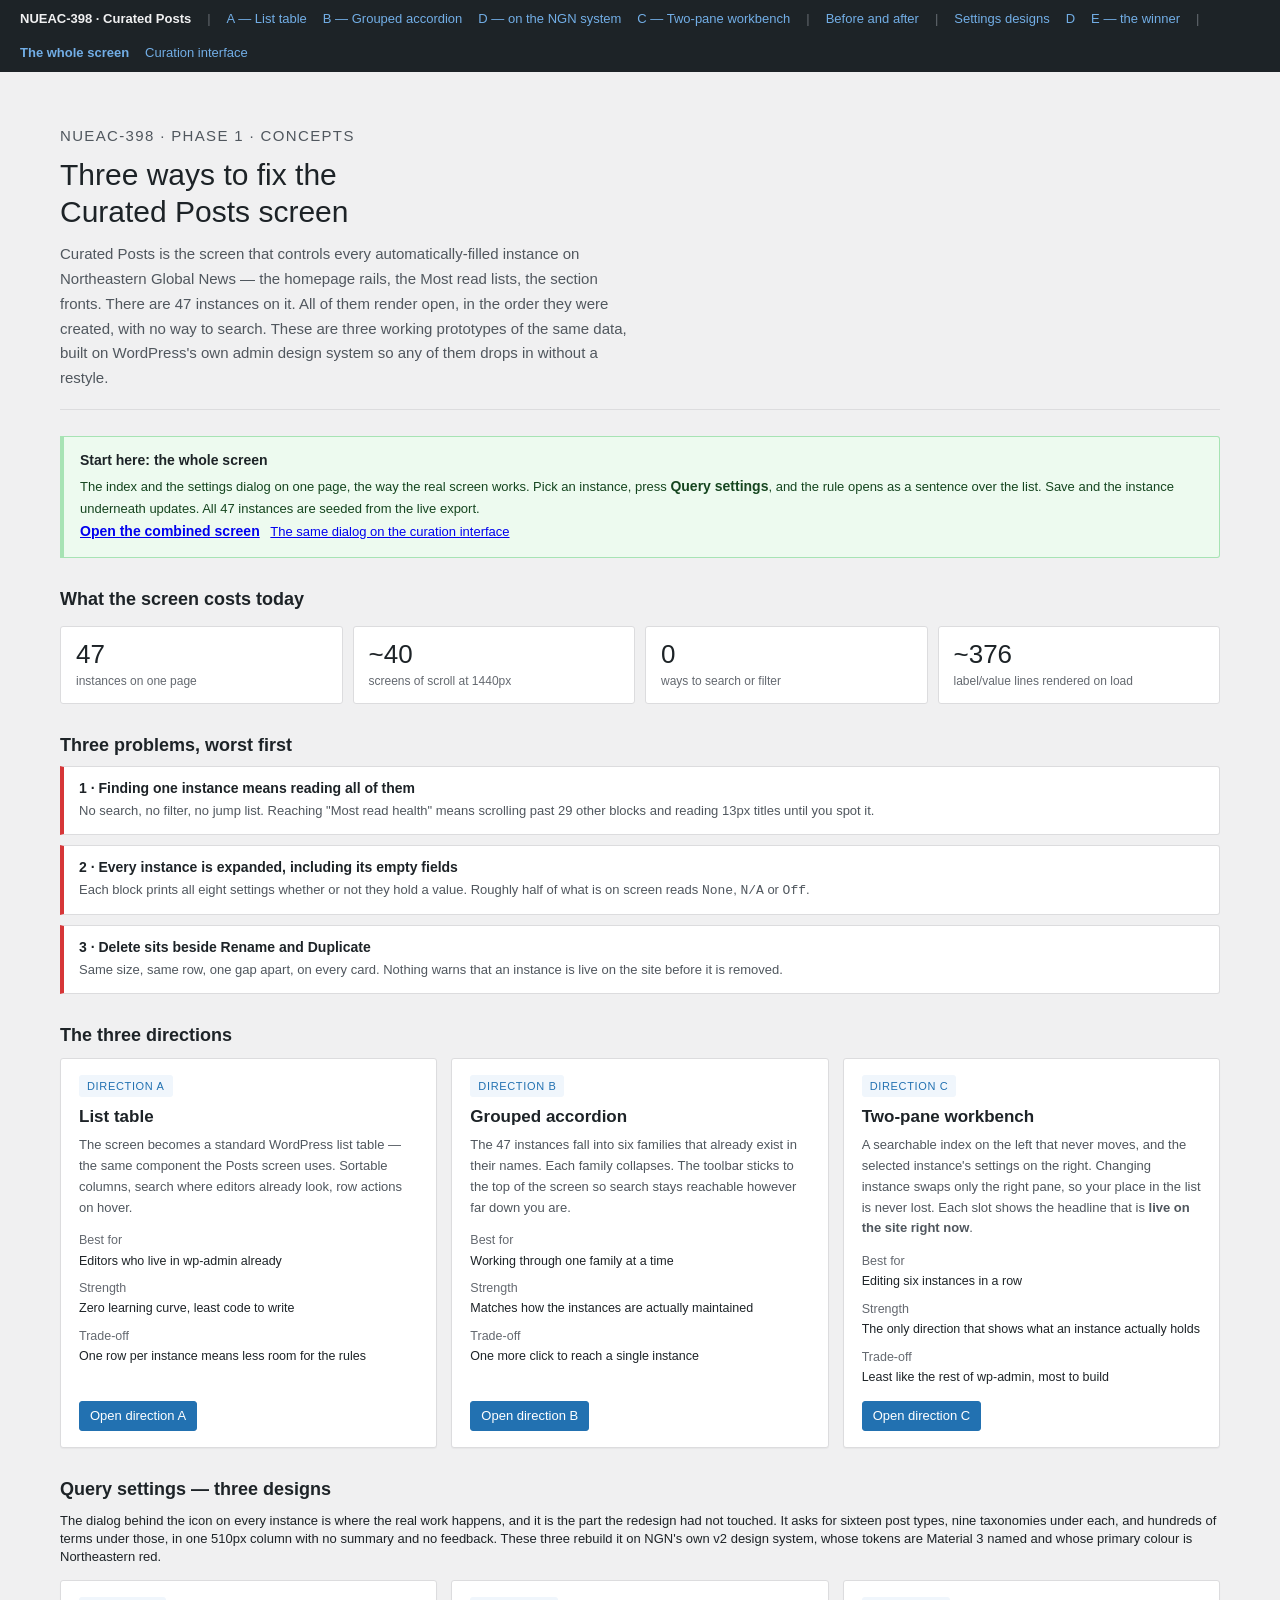
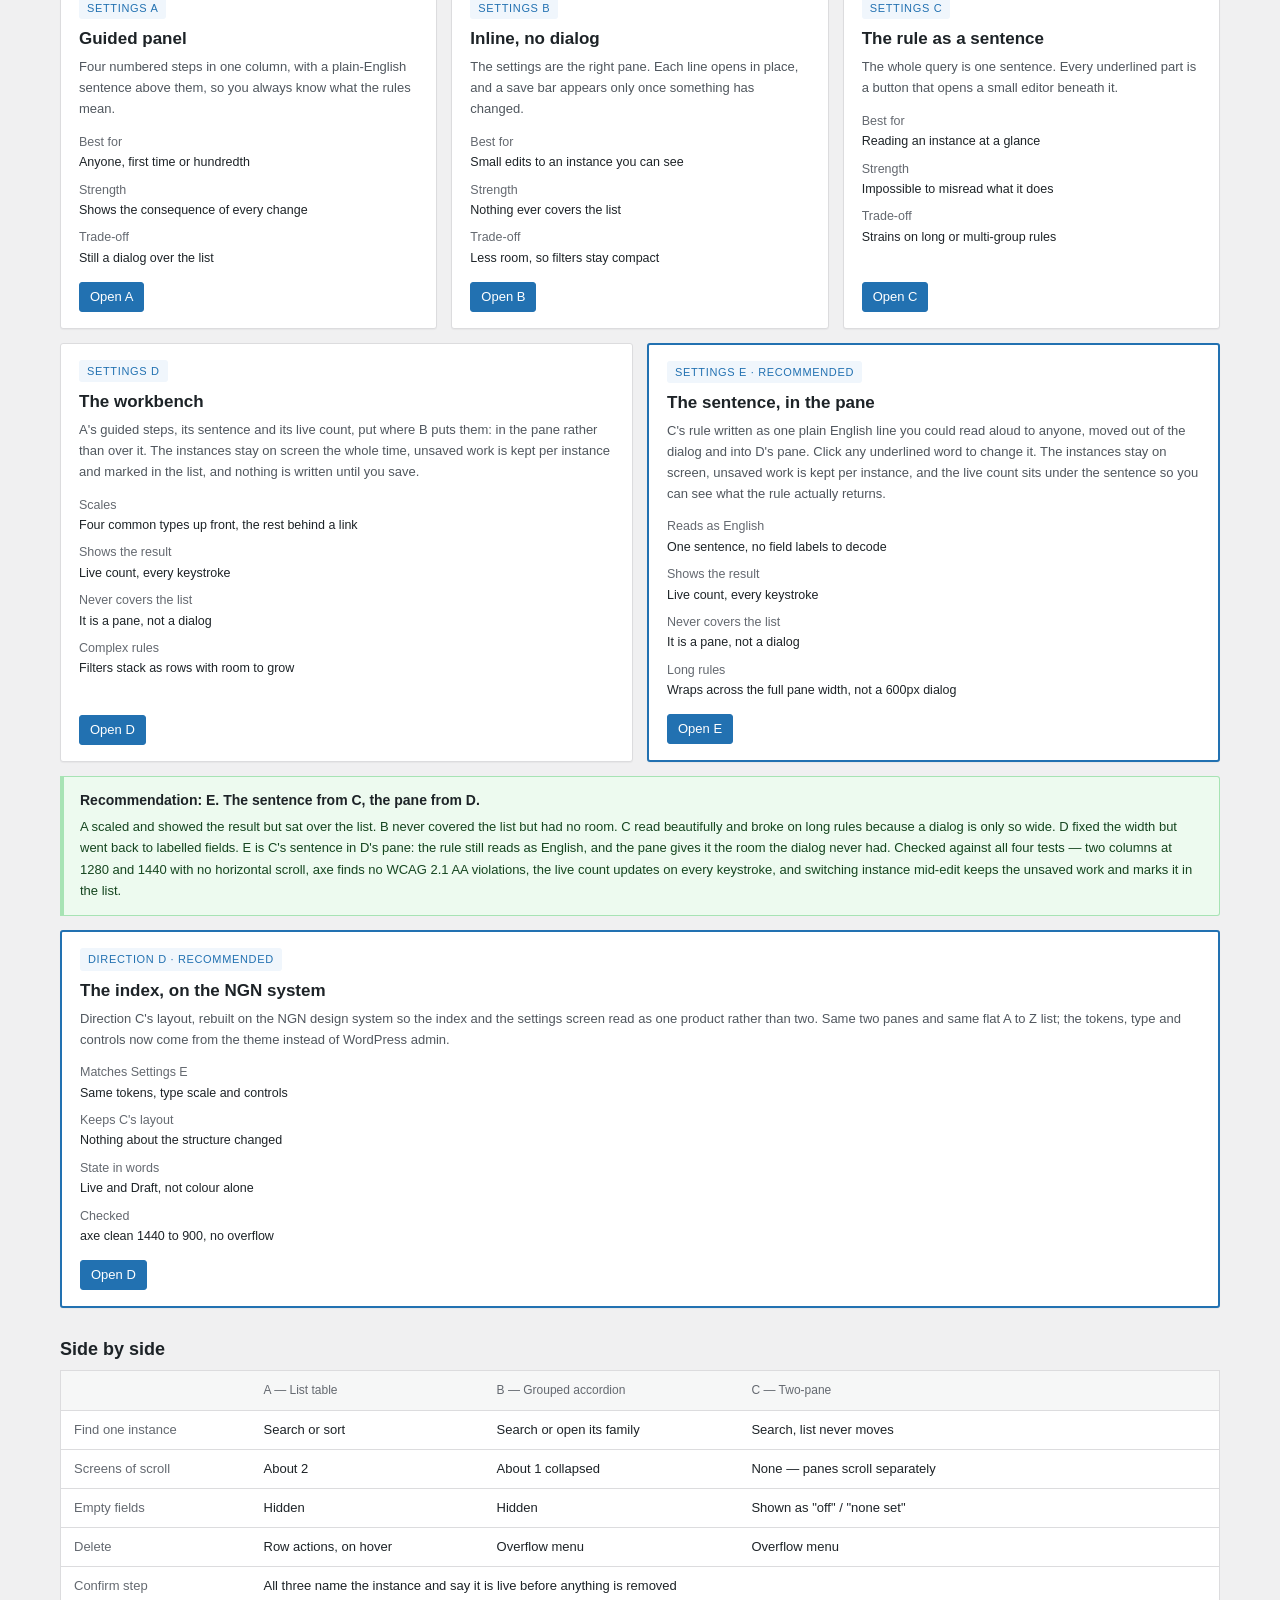
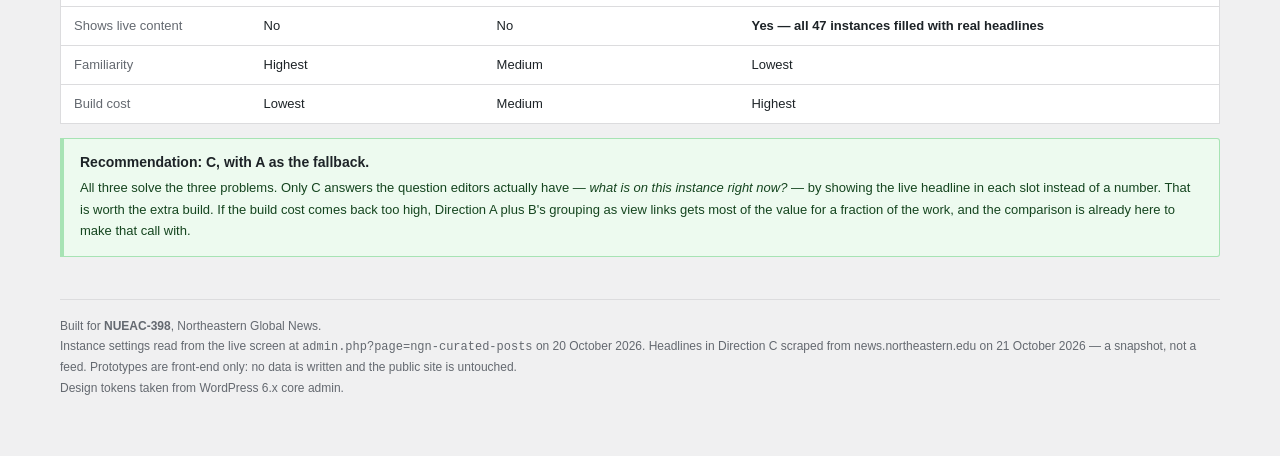
<file: index.html>
<!doctype html>
<html lang="en">
<head>
<meta charset="utf-8">
<meta name="viewport" content="width=device-width, initial-scale=1">
<title>Curated Posts prototypes · NUEAC-398</title>
<link rel="stylesheet" href="assets/wp-admin.css?v=202610301050">
<style>
.hero { padding: 30px 0 18px; border-bottom: 1px solid var(--wp-border-light); margin-bottom: 26px; }
.eyebrow {
  font-size: 11px; letter-spacing: .09em; text-transform: uppercase;
  color: var(--wp-text-muted); margin: 0;
}
.hero h1 { font-size: 30px; font-weight: 400; margin: 8px 0 0; line-height: 1.22; max-width: 22ch; }
.hero p { font-size: 15px; line-height: 1.65; color: var(--wp-text-2); margin: 12px 0 0; max-width: 68ch; }

h2.sec { font-size: 18px; font-weight: 600; margin: 32px 0 12px; }

.stats { display: grid; grid-template-columns: repeat(auto-fit, minmax(140px, 1fr)); gap: 10px; margin: 18px 0 0; }
.stat { background: var(--wp-surface); border: 1px solid var(--wp-border-light); border-radius: 3px; padding: 13px 15px; }
.stat b { display: block; font-size: 26px; font-weight: 400; line-height: 1.15; }
.stat span { display: block; font-size: 12px; color: var(--wp-text-muted); margin-top: 3px; line-height: 1.4; }

.probs { display: flex; flex-direction: column; gap: 10px; margin-top: 12px; }
.prob {
  background: var(--wp-surface); border: 1px solid var(--wp-border-light);
  border-left: 4px solid var(--wp-red-bright); border-radius: 0 3px 3px 0;
  padding: 12px 15px;
}
.prob b { display: block; font-size: 14px; }
.prob p { margin: 4px 0 0; font-size: 13px; color: var(--wp-text-2); line-height: 1.6; }

.cards { display: grid; grid-template-columns: repeat(auto-fit, minmax(270px, 1fr)); gap: 14px; margin-top: 14px; }
.card {
  background: var(--wp-surface); border: 1px solid var(--wp-border-light);
  border-radius: 3px; box-shadow: 0 1px 1px rgba(0,0,0,.04);
  display: flex; flex-direction: column;
}
.card-top { padding: 16px 18px 14px; flex: 1 1 auto; }
.card .tag {
  display: inline-block; font-size: 11px; letter-spacing: .06em; text-transform: uppercase;
  color: var(--wp-blue); background: var(--wp-blue-bg); border-radius: 3px; padding: 2px 8px;
}
.card h3 { margin: 9px 0 0; font-size: 17px; font-weight: 600; line-height: 1.3; }
.card .what { margin: 7px 0 0; font-size: 13px; color: var(--wp-text-2); line-height: 1.6; }
.card dl { margin: 13px 0 0; font-size: 12.5px; line-height: 1.55; }
.card dt { color: var(--wp-text-muted); margin-top: 8px; }
.card dd { margin: 1px 0 0; color: var(--wp-text); }
.card-foot { padding: 0 18px 16px; }

table.compare { width: 100%; border-collapse: collapse; background: var(--wp-surface); border: 1px solid var(--wp-border-light); border-radius: 3px; margin-top: 12px; }
table.compare th, table.compare td { text-align: left; padding: 10px 13px; border-bottom: 1px solid var(--wp-border-light); font-size: 13px; vertical-align: top; }
table.compare thead th { background: var(--wp-surface-alt); font-weight: 400; color: var(--wp-text-muted); font-size: 12px; }
table.compare tbody tr:last-child td { border-bottom: 0; }
table.compare td:first-child { color: var(--wp-text-muted); width: 190px; }

.rec { background: var(--wp-green-bg); border: 1px solid #a7e3b4; border-left-width: 4px; border-radius: 0 3px 3px 0; padding: 14px 16px; margin-top: 14px; }
.rec b { font-size: 14px; }
.rec p { margin: 5px 0 0; font-size: 13px; line-height: 1.65; color: #15451f; }

footer.page-foot { margin-top: 42px; padding-top: 16px; border-top: 1px solid var(--wp-border-light); font-size: 12px; color: var(--wp-text-muted); line-height: 1.7; }
footer.page-foot a { color: var(--wp-blue); }
</style>
</head>
<body>

<div class="proto-bar">
  <strong>NUEAC-398 · Curated Posts</strong>
  <span class="sep">|</span>
  <a href="01-list-table.html">A — List table</a>
  <a href="02-grouped-accordion.html">B — Grouped accordion</a>
  <a href="09-direction-d-ngn.html">D — on the NGN system</a>
  <a href="03-two-pane.html">C — Two-pane workbench</a>
  <span class="sep">|</span>
  <a href="evidence/">Before and after</a>
  <span class="sep">|</span>
  <a href="#settings">Settings designs</a>
  <a href="07-settings-workbench.html">D</a>
  <a href="08-settings-sentence-workbench.html">E — the winner</a>
  <span class="sep">|</span>
  <a href="10-complete.html"><b>The whole screen</b></a>
  <a href="11-curation.html">Curation interface</a>
</div>

<div class="wrap">

  <div class="hero">
    <p class="eyebrow">NUEAC-398 · Phase 1 · Concepts</p>
    <h1>Three ways to fix the Curated Posts screen</h1>
    <p>
      Curated Posts is the screen that controls every automatically-filled instance on
      Northeastern Global News — the homepage rails, the Most read lists, the section
      fronts. There are 47 instances on it. All of them render open, in the order they were
      created, with no way to search. These are three working prototypes of the same data,
      built on WordPress's own admin design system so any of them drops in without a
      restyle.
    </p>
  </div>

  <div class="rec" style="margin-top:20px">
    <b>Start here: the whole screen</b>
    <p>
      The index and the settings dialog on one page, the way the real screen works. Pick an
      instance, press <b>Query settings</b>, and the rule opens as a sentence over the list.
      Save and the instance underneath updates. All 47 instances are seeded from the live export.
      <br>
      <a href="10-complete.html"><b>Open the combined screen</b></a>
      &nbsp;&nbsp;<a href="11-curation.html">The same dialog on the curation interface</a>
    </p>
  </div>

  <h2 class="sec">What the screen costs today</h2>
  <div class="stats">
    <div class="stat"><b>47</b><span>instances on one page</span></div>
    <div class="stat"><b>~40</b><span>screens of scroll at 1440px</span></div>
    <div class="stat"><b>0</b><span>ways to search or filter</span></div>
    <div class="stat"><b>~376</b><span>label/value lines rendered on load</span></div>
  </div>

  <h2 class="sec">Three problems, worst first</h2>
  <div class="probs">
    <div class="prob">
      <b>1 · Finding one instance means reading all of them</b>
      <p>No search, no filter, no jump list. Reaching "Most read health" means scrolling
      past 29 other blocks and reading 13px titles until you spot it.</p>
    </div>
    <div class="prob">
      <b>2 · Every instance is expanded, including its empty fields</b>
      <p>Each block prints all eight settings whether or not they hold a value. Roughly
      half of what is on screen reads <code>None</code>, <code>N/A</code> or
      <code>Off</code>.</p>
    </div>
    <div class="prob">
      <b>3 · Delete sits beside Rename and Duplicate</b>
      <p>Same size, same row, one gap apart, on every card. Nothing warns that an instance is
      live on the site before it is removed.</p>
    </div>
  </div>

  <h2 class="sec">The three directions</h2>
  <div class="cards">

    <div class="card">
      <div class="card-top">
        <span class="tag">Direction A</span>
        <h3>List table</h3>
        <p class="what">The screen becomes a standard WordPress list table — the same
        component the Posts screen uses. Sortable columns, search where editors already
        look, row actions on hover.</p>
        <dl>
          <dt>Best for</dt><dd>Editors who live in wp-admin already</dd>
          <dt>Strength</dt><dd>Zero learning curve, least code to write</dd>
          <dt>Trade-off</dt><dd>One row per instance means less room for the rules</dd>
        </dl>
      </div>
      <div class="card-foot"><a class="button button-primary" href="01-list-table.html">Open direction A</a></div>
    </div>

    <div class="card">
      <div class="card-top">
        <span class="tag">Direction B</span>
        <h3>Grouped accordion</h3>
        <p class="what">The 47 instances fall into six families that already exist in their
        names. Each family collapses. The toolbar sticks to the top of the screen so
        search stays reachable however far down you are.</p>
        <dl>
          <dt>Best for</dt><dd>Working through one family at a time</dd>
          <dt>Strength</dt><dd>Matches how the instances are actually maintained</dd>
          <dt>Trade-off</dt><dd>One more click to reach a single instance</dd>
        </dl>
      </div>
      <div class="card-foot"><a class="button button-primary" href="02-grouped-accordion.html">Open direction B</a></div>
    </div>

    <div class="card">
      <div class="card-top">
        <span class="tag">Direction C</span>
        <h3>Two-pane workbench</h3>
        <p class="what">A searchable index on the left that never moves, and the selected
        instance's settings on the right. Changing instance swaps only the right pane, so your
        place in the list is never lost. Each slot shows the headline that is
        <strong>live on the site right now</strong>.</p>
        <dl>
          <dt>Best for</dt><dd>Editing six instances in a row</dd>
          <dt>Strength</dt><dd>The only direction that shows what an instance actually holds</dd>
          <dt>Trade-off</dt><dd>Least like the rest of wp-admin, most to build</dd>
        </dl>
      </div>
      <div class="card-foot"><a class="button button-primary" href="03-two-pane.html">Open direction C</a></div>
    </div>

  </div>


  <h2 class="sec" id="settings">Query settings — three designs</h2>
  <p class="note">
    The dialog behind the icon on every instance is where the real work happens, and it is
    the part the redesign had not touched. It asks for sixteen post types, nine taxonomies
    under each, and hundreds of terms under those, in one 510px column with no summary and
    no feedback. These three rebuild it on NGN's own v2 design system, whose tokens are
    Material 3 named and whose primary colour is Northeastern red.
  </p>

  <div class="cards">

    <div class="card">
      <div class="card-top">
        <span class="tag">Settings A</span>
        <h3>Guided panel</h3>
        <p class="what">Four numbered steps in one column, with a plain-English sentence
        above them, so you always know what the rules mean.</p>
        <dl>
          <dt>Best for</dt><dd>Anyone, first time or hundredth</dd>
          <dt>Strength</dt><dd>Shows the consequence of every change</dd>
          <dt>Trade-off</dt><dd>Still a dialog over the list</dd>
        </dl>
      </div>
      <div class="card-foot"><a class="button button-primary" href="04-settings-guided.html">Open A</a></div>
    </div>

    <div class="card">
      <div class="card-top">
        <span class="tag">Settings B</span>
        <h3>Inline, no dialog</h3>
        <p class="what">The settings are the right pane. Each line opens in place, and a
        save bar appears only once something has changed.</p>
        <dl>
          <dt>Best for</dt><dd>Small edits to an instance you can see</dd>
          <dt>Strength</dt><dd>Nothing ever covers the list</dd>
          <dt>Trade-off</dt><dd>Less room, so filters stay compact</dd>
        </dl>
      </div>
      <div class="card-foot"><a class="button button-primary" href="05-settings-inline.html">Open B</a></div>
    </div>

    <div class="card">
      <div class="card-top">
        <span class="tag">Settings C</span>
        <h3>The rule as a sentence</h3>
        <p class="what">The whole query is one sentence. Every underlined part is a
        button that opens a small editor beneath it.</p>
        <dl>
          <dt>Best for</dt><dd>Reading an instance at a glance</dd>
          <dt>Strength</dt><dd>Impossible to misread what it does</dd>
          <dt>Trade-off</dt><dd>Strains on long or multi-group rules</dd>
        </dl>
      </div>
      <div class="card-foot"><a class="button button-primary" href="06-settings-sentence.html">Open C</a></div>
    </div>

  </div>

  <div class="cards" style="margin-top:14px">
    <div class="card">
      <div class="card-top">
        <span class="tag">Settings D</span>
        <h3>The workbench</h3>
        <p class="what">A's guided steps, its sentence and its live count, put where B puts
        them: in the pane rather than over it. The instances stay on screen the whole time,
        unsaved work is kept per instance and marked in the list, and nothing is written until
        you save.</p>
        <dl>
          <dt>Scales</dt><dd>Four common types up front, the rest behind a link</dd>
          <dt>Shows the result</dt><dd>Live count, every keystroke</dd>
          <dt>Never covers the list</dt><dd>It is a pane, not a dialog</dd>
          <dt>Complex rules</dt><dd>Filters stack as rows with room to grow</dd>
        </dl>
      </div>
      <div class="card-foot"><a class="button button-primary" href="07-settings-workbench.html">Open D</a></div>
    </div>

    <div class="card" style="border:2px solid var(--wp-blue)">
      <div class="card-top">
        <span class="tag">Settings E &middot; recommended</span>
        <h3>The sentence, in the pane</h3>
        <p class="what">C's rule written as one plain English line you could read aloud to
        anyone, moved out of the dialog and into D's pane. Click any underlined word to
        change it. The instances stay on screen, unsaved work is kept per instance, and the
        live count sits under the sentence so you can see what the rule actually returns.</p>
        <dl>
          <dt>Reads as English</dt><dd>One sentence, no field labels to decode</dd>
          <dt>Shows the result</dt><dd>Live count, every keystroke</dd>
          <dt>Never covers the list</dt><dd>It is a pane, not a dialog</dd>
          <dt>Long rules</dt><dd>Wraps across the full pane width, not a 600px dialog</dd>
        </dl>
      </div>
      <div class="card-foot"><a class="button button-primary" href="08-settings-sentence-workbench.html">Open E</a></div>
    </div>
  </div>

  <div class="rec">
    <b>Recommendation: E. The sentence from C, the pane from D.</b>
    <p>A scaled and showed the result but sat over the list. B never covered the list but
    had no room. C read beautifully and broke on long rules because a dialog is only so
    wide. D fixed the width but went back to labelled fields. E is C's sentence in D's
    pane: the rule still reads as English, and the pane gives it the room the dialog never
    had. Checked against all four tests &mdash; two columns at 1280 and 1440 with no
    horizontal scroll, axe finds no WCAG 2.1 AA violations, the live count updates on every
    keystroke, and switching instance mid-edit keeps the unsaved work and marks it in the
    list.</p>
  </div>


  <div class="cards" style="margin-top:14px">
    <div class="card" style="border:2px solid var(--wp-blue)">
      <div class="card-top">
        <span class="tag">Direction D &middot; recommended</span>
        <h3>The index, on the NGN system</h3>
        <p class="what">Direction C's layout, rebuilt on the NGN design system so the
        index and the settings screen read as one product rather than two. Same two
        panes and same flat A to Z list; the tokens, type and controls now come from
        the theme instead of WordPress admin.</p>
        <dl>
          <dt>Matches Settings E</dt><dd>Same tokens, type scale and controls</dd>
          <dt>Keeps C's layout</dt><dd>Nothing about the structure changed</dd>
          <dt>State in words</dt><dd>Live and Draft, not colour alone</dd>
          <dt>Checked</dt><dd>axe clean 1440 to 900, no overflow</dd>
        </dl>
      </div>
      <div class="card-foot"><a class="button button-primary" href="09-direction-d-ngn.html">Open D</a></div>
    </div>
  </div>

  <h2 class="sec">Side by side</h2>
  <table class="compare">
    <thead>
      <tr><th></th><th>A — List table</th><th>B — Grouped accordion</th><th>C — Two-pane</th></tr>
    </thead>
    <tbody>
      <tr><td>Find one instance</td><td>Search or sort</td><td>Search or open its family</td><td>Search, list never moves</td></tr>
      <tr><td>Screens of scroll</td><td>About 2</td><td>About 1 collapsed</td><td>None — panes scroll separately</td></tr>
      <tr><td>Empty fields</td><td>Hidden</td><td>Hidden</td><td>Shown as "off" / "none set"</td></tr>
      <tr><td>Delete</td><td>Row actions, on hover</td><td>Overflow menu</td><td>Overflow menu</td></tr>
      <tr><td>Confirm step</td><td colspan="3">All three name the instance and say it is live before anything is removed</td></tr>
      <tr><td>Shows live content</td><td>No</td><td>No</td><td><strong>Yes — all 47 instances filled with real headlines</strong></td></tr>
      <tr><td>Familiarity</td><td>Highest</td><td>Medium</td><td>Lowest</td></tr>
      <tr><td>Build cost</td><td>Lowest</td><td>Medium</td><td>Highest</td></tr>
    </tbody>
  </table>

  <div class="rec">
    <b>Recommendation: C, with A as the fallback.</b>
    <p>All three solve the three problems. Only C answers the question editors actually
    have — <em>what is on this instance right now?</em> — by showing the live headline in each
    slot instead of a number. That is worth the extra build.
    If the build cost comes back too high, Direction A plus B's grouping as view links
    gets most of the value for a fraction of the work, and the comparison is already here
    to make that call with.</p>
  </div>

  <footer class="page-foot">
    Built for <strong>NUEAC-398</strong>, Northeastern Global News.<br>
    Instance settings read from the live screen at <code>admin.php?page=ngn-curated-posts</code>
    on 20 October 2026. Headlines in Direction C scraped from news.northeastern.edu on
    21 October 2026 — a snapshot, not a feed. Prototypes are front-end only: no data is
    written and the public site is untouched.<br>
    Design tokens taken from WordPress 6.x core admin.
  </footer>

</div>

</body>
</html>
</file>
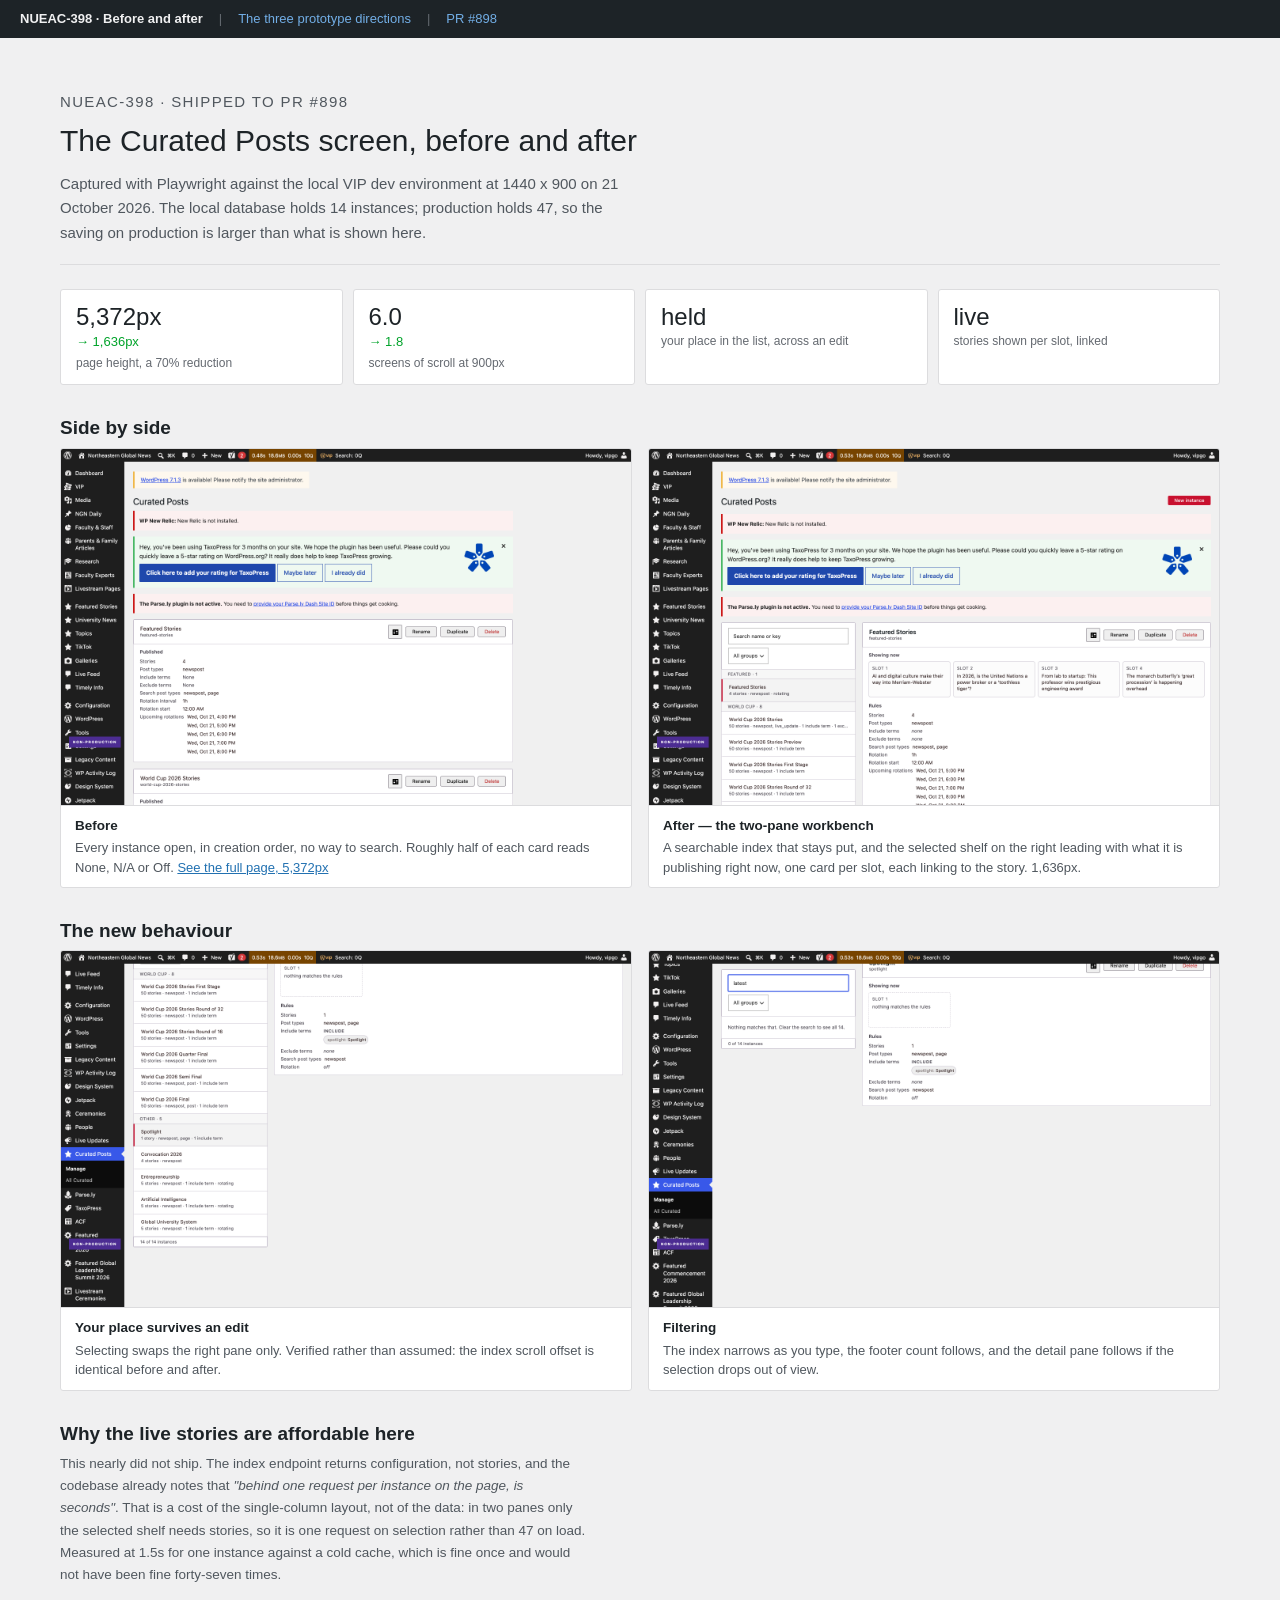
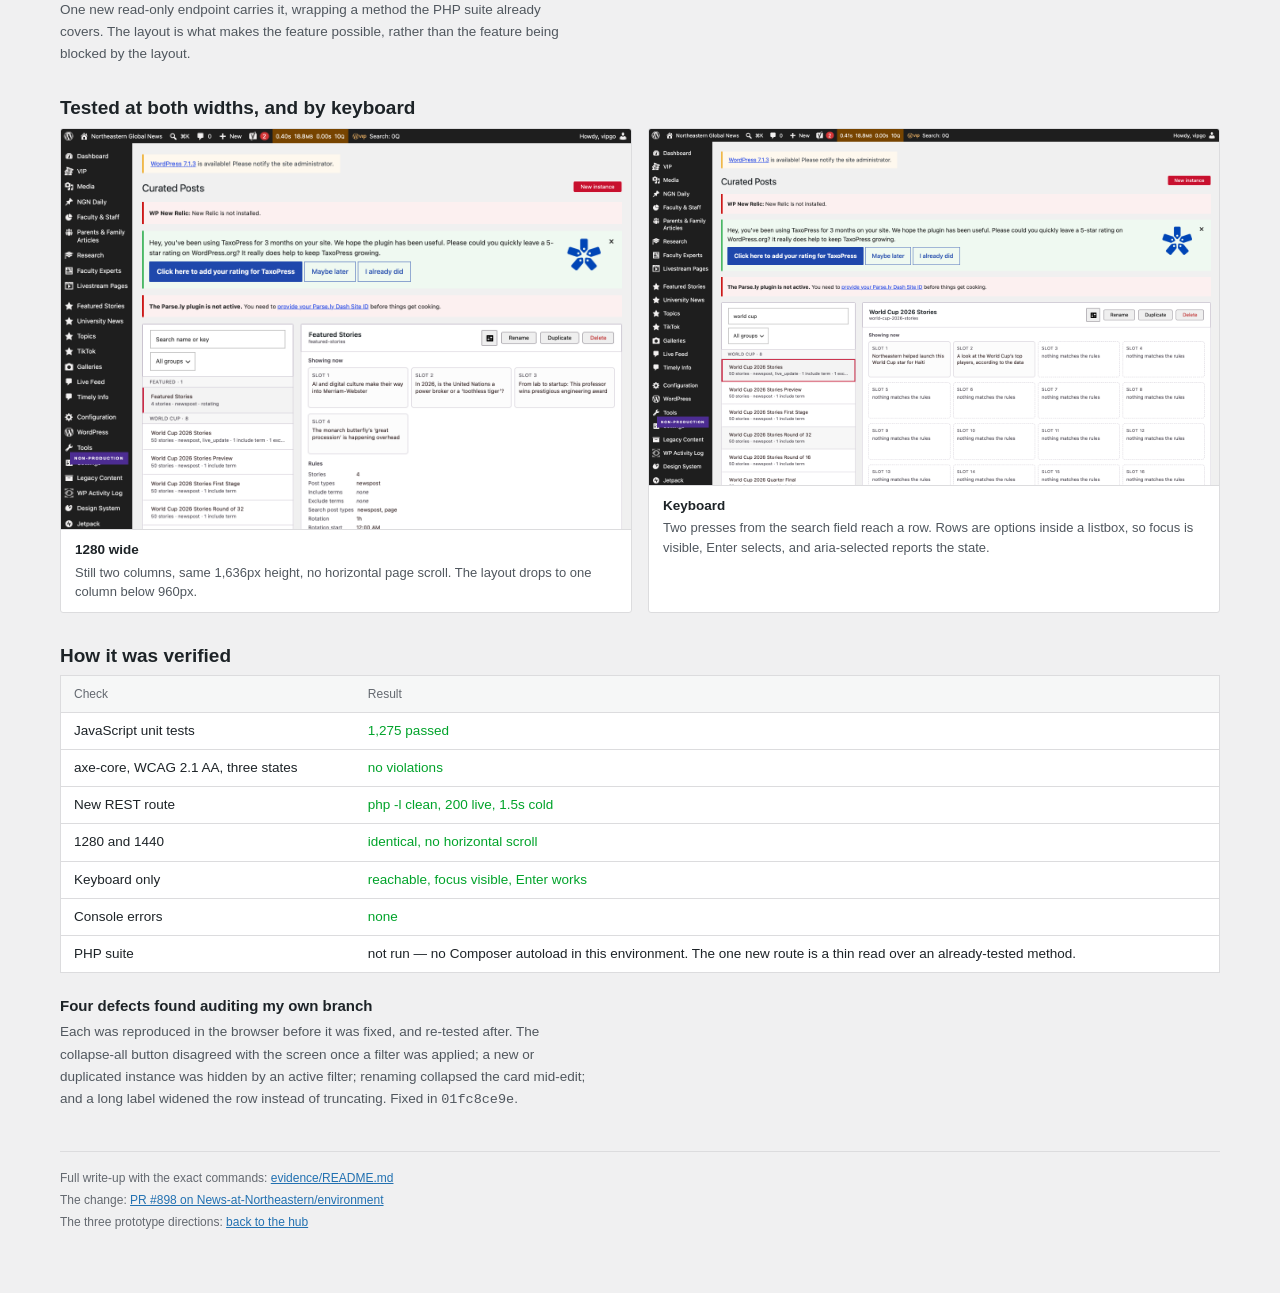
<file: evidence/index.html>
<!doctype html>
<html lang="en">
<head>
<meta charset="utf-8">
<meta name="viewport" content="width=device-width, initial-scale=1">
<title>Before and after — Curated Posts · NUEAC-398</title>
<link rel="stylesheet" href="../assets/wp-admin.css">
<style>
.hero { padding: 30px 0 18px; border-bottom: 1px solid var(--wp-border-light); margin-bottom: 24px; }
.eyebrow { font-size: 11px; letter-spacing: .09em; text-transform: uppercase; color: var(--wp-text-muted); margin: 0; }
.hero h1 { font-size: 30px; font-weight: 400; margin: 8px 0 0; line-height: 1.22; }
.hero p { font-size: 15px; line-height: 1.65; color: var(--wp-text-2); margin: 12px 0 0; max-width: 68ch; }

h2.sec { font-size: 19px; font-weight: 600; margin: 34px 0 10px; }
h3.sub { font-size: 15px; font-weight: 600; margin: 24px 0 6px; }
p.note { font-size: 13.5px; color: var(--wp-text-2); line-height: 1.65; margin: 0 0 12px; max-width: 70ch; }

.stats { display: grid; grid-template-columns: repeat(auto-fit, minmax(150px, 1fr)); gap: 10px; margin: 16px 0 6px; }
.stat { background: var(--wp-surface); border: 1px solid var(--wp-border-light); border-radius: 3px; padding: 13px 15px; }
.stat b { display: block; font-size: 24px; font-weight: 400; line-height: 1.15; }
.stat .delta { color: var(--wp-green); font-size: 13px; }
.stat span { display: block; font-size: 12px; color: var(--wp-text-muted); margin-top: 3px; line-height: 1.4; }

.ba { display: grid; grid-template-columns: repeat(auto-fit, minmax(330px, 1fr)); gap: 16px; margin-top: 10px; }
figure { margin: 0; background: var(--wp-surface); border: 1px solid var(--wp-border-light); border-radius: 3px; overflow: hidden; }
figure img { display: block; width: 100%; height: auto; border-bottom: 1px solid var(--wp-border-light); }
figcaption { padding: 10px 14px; font-size: 13px; color: var(--wp-text-2); line-height: 1.5; }
figcaption b { display: block; font-size: 13.5px; color: var(--wp-text); margin-bottom: 2px; }
figcaption a { color: var(--wp-blue); }

.wide figure img { max-height: none; }

table.cmp { width: 100%; border-collapse: collapse; background: var(--wp-surface); border: 1px solid var(--wp-border-light); border-radius: 3px; margin-top: 10px; }
table.cmp th, table.cmp td { text-align: left; padding: 9px 13px; border-bottom: 1px solid var(--wp-border-light); font-size: 13.5px; }
table.cmp thead th { background: var(--wp-surface-alt); font-weight: 400; color: var(--wp-text-muted); font-size: 12px; }
table.cmp tbody tr:last-child td { border-bottom: 0; }
table.cmp td.num { text-align: right; font-variant-numeric: tabular-nums; }
table.cmp td.good { color: var(--wp-green); }

footer.pf { margin-top: 40px; padding-top: 16px; border-top: 1px solid var(--wp-border-light); font-size: 12px; color: var(--wp-text-muted); line-height: 1.8; }
footer.pf a { color: var(--wp-blue); }
</style>
</head>
<body>

<div class="proto-bar">
  <strong>NUEAC-398 · Before and after</strong>
  <span class="sep">|</span>
  <a href="../index.html">The three prototype directions</a>
  <span class="sep">|</span>
  <a href="https://github.com/News-at-Northeastern/environment/pull/898">PR #898</a>
</div>

<div class="wrap">

  <div class="hero">
    <p class="eyebrow">NUEAC-398 · shipped to PR #898</p>
    <h1>The Curated Posts screen, before and after</h1>
    <p>
      Captured with Playwright against the local VIP dev environment at 1440 x 900 on
      21 October 2026. The local database holds 14 instances; production holds 47, so the
      saving on production is larger than what is shown here.
    </p>
  </div>

  <div class="stats">
    <div class="stat"><b>5,372px <span class="delta">&rarr; 1,636px</span></b><span>page height, a 70% reduction</span></div>
    <div class="stat"><b>6.0 <span class="delta">&rarr; 1.8</span></b><span>screens of scroll at 900px</span></div>
    <div class="stat"><b>held</b><span>your place in the list, across an edit</span></div>
    <div class="stat"><b>live</b><span>stories shown per slot, linked</span></div>
  </div>

  <h2 class="sec">Side by side</h2>
  <div class="ba">
    <figure>
      <img src="before-01-viewport-1440.png" alt="Curated Posts before: a stack of fully expanded cards, no search field">
      <figcaption>
        <b>Before</b>
        Every instance open, in creation order, no way to search. Roughly half of each
        card reads None, N/A or Off.
        <a href="before-02-fullpage-1440.png">See the full page, 5,372px</a>
      </figcaption>
    </figure>
    <figure>
      <img src="c-01-two-pane-1440.png" alt="After: a searchable index on the left and the selected shelf's live stories on the right">
      <figcaption>
        <b>After &mdash; the two-pane workbench</b>
        A searchable index that stays put, and the selected shelf on the right leading with
        what it is publishing right now, one card per slot, each linking to the story.
        1,636px.
      </figcaption>
    </figure>
  </div>

  <h2 class="sec">The new behaviour</h2>
  <div class="ba">
    <figure>
      <img src="c-02-selected-1440.png" alt="A different instance selected with the index unmoved">
      <figcaption>
        <b>Your place survives an edit</b>
        Selecting swaps the right pane only. Verified rather than assumed: the index scroll
        offset is identical before and after.
      </figcaption>
    </figure>
    <figure>
      <img src="c-03-filtered-1440.png" alt="The index filtered, with the footer count following">
      <figcaption>
        <b>Filtering</b>
        The index narrows as you type, the footer count follows, and the detail pane
        follows if the selection drops out of view.
      </figcaption>
    </figure>
  </div>

  <h2 class="sec">Why the live stories are affordable here</h2>
  <p class="note">
    This nearly did not ship. The index endpoint returns configuration, not stories, and
    the codebase already notes that <em>"behind one request per instance on the page, is
    seconds"</em>. That is a cost of the single-column layout, not of the data: in two
    panes only the selected shelf needs stories, so it is one request on selection rather
    than 47 on load. Measured at 1.5s for one instance against a cold cache, which is fine
    once and would not have been fine forty-seven times.
  </p>
  <p class="note">
    One new read-only endpoint carries it, wrapping a method the PHP suite already covers.
    The layout is what makes the feature possible, rather than the feature being blocked by
    the layout.
  </p>

  <h2 class="sec">Tested at both widths, and by keyboard</h2>
  <div class="ba">
    <figure>
      <img src="c-05-1280.png" alt="The same screen at 1280 pixels wide, still two columns">
      <figcaption>
        <b>1280 wide</b>
        Still two columns, same 1,636px height, no horizontal page scroll. The layout
        drops to one column below 960px.
      </figcaption>
    </figure>
    <figure>
      <img src="c-04-keyboard.png" alt="An index row focused by keyboard with a visible focus ring">
      <figcaption>
        <b>Keyboard</b>
        Two presses from the search field reach a row. Rows are options inside a listbox,
        so focus is visible, Enter selects, and aria-selected reports the state.
      </figcaption>
    </figure>
  </div>

  <h2 class="sec">How it was verified</h2>
  <table class="cmp">
    <thead><tr><th>Check</th><th>Result</th></tr></thead>
    <tbody>
      <tr><td>JavaScript unit tests</td><td class="good">1,275 passed</td></tr>
      <tr><td>axe-core, WCAG 2.1 AA, three states</td><td class="good">no violations</td></tr>
    <tr><td>New REST route</td><td class="good">php -l clean, 200 live, 1.5s cold</td></tr>
      <tr><td>1280 and 1440</td><td class="good">identical, no horizontal scroll</td></tr>
      <tr><td>Keyboard only</td><td class="good">reachable, focus visible, Enter works</td></tr>
      <tr><td>Console errors</td><td class="good">none</td></tr>
      <tr><td>PHP suite</td><td>not run — no Composer autoload in this environment. The one new route is a thin read over an already-tested method.</td></tr>
    </tbody>
  </table>

  <h3 class="sub">Four defects found auditing my own branch</h3>
  <p class="note">
    Each was reproduced in the browser before it was fixed, and re-tested after. The
    collapse-all button disagreed with the screen once a filter was applied; a new or
    duplicated instance was hidden by an active filter; renaming collapsed the card
    mid-edit; and a long label widened the row instead of truncating. Fixed in
    <code>01fc8ce9e</code>.
  </p>

  <footer class="pf">
    Full write-up with the exact commands:
    <a href="https://github.com/thara-messeroux/ngn-curated-posts-prototypes/blob/main/evidence/README.md">evidence/README.md</a><br>
    The change: <a href="https://github.com/News-at-Northeastern/environment/pull/898">PR #898 on News-at-Northeastern/environment</a><br>
    The three prototype directions: <a href="../index.html">back to the hub</a>
  </footer>

</div>

</body>
</html>
</file>
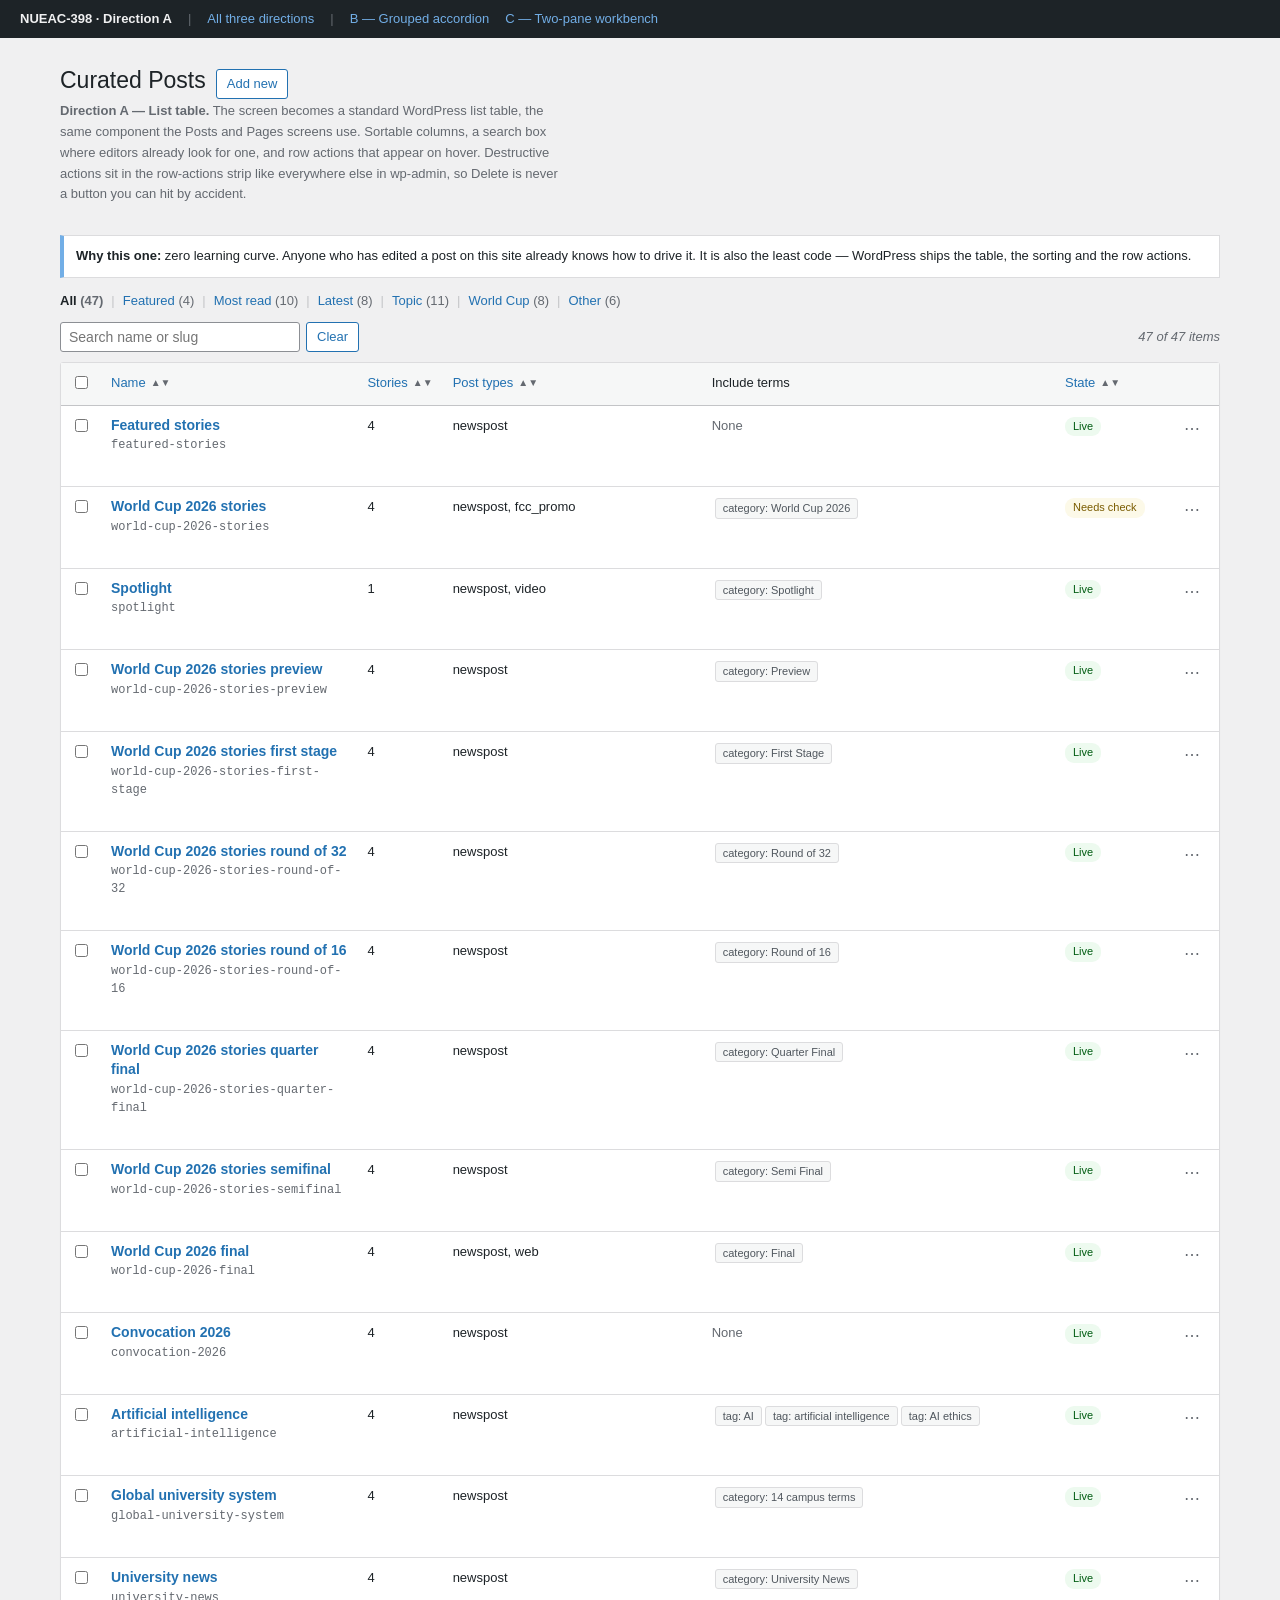
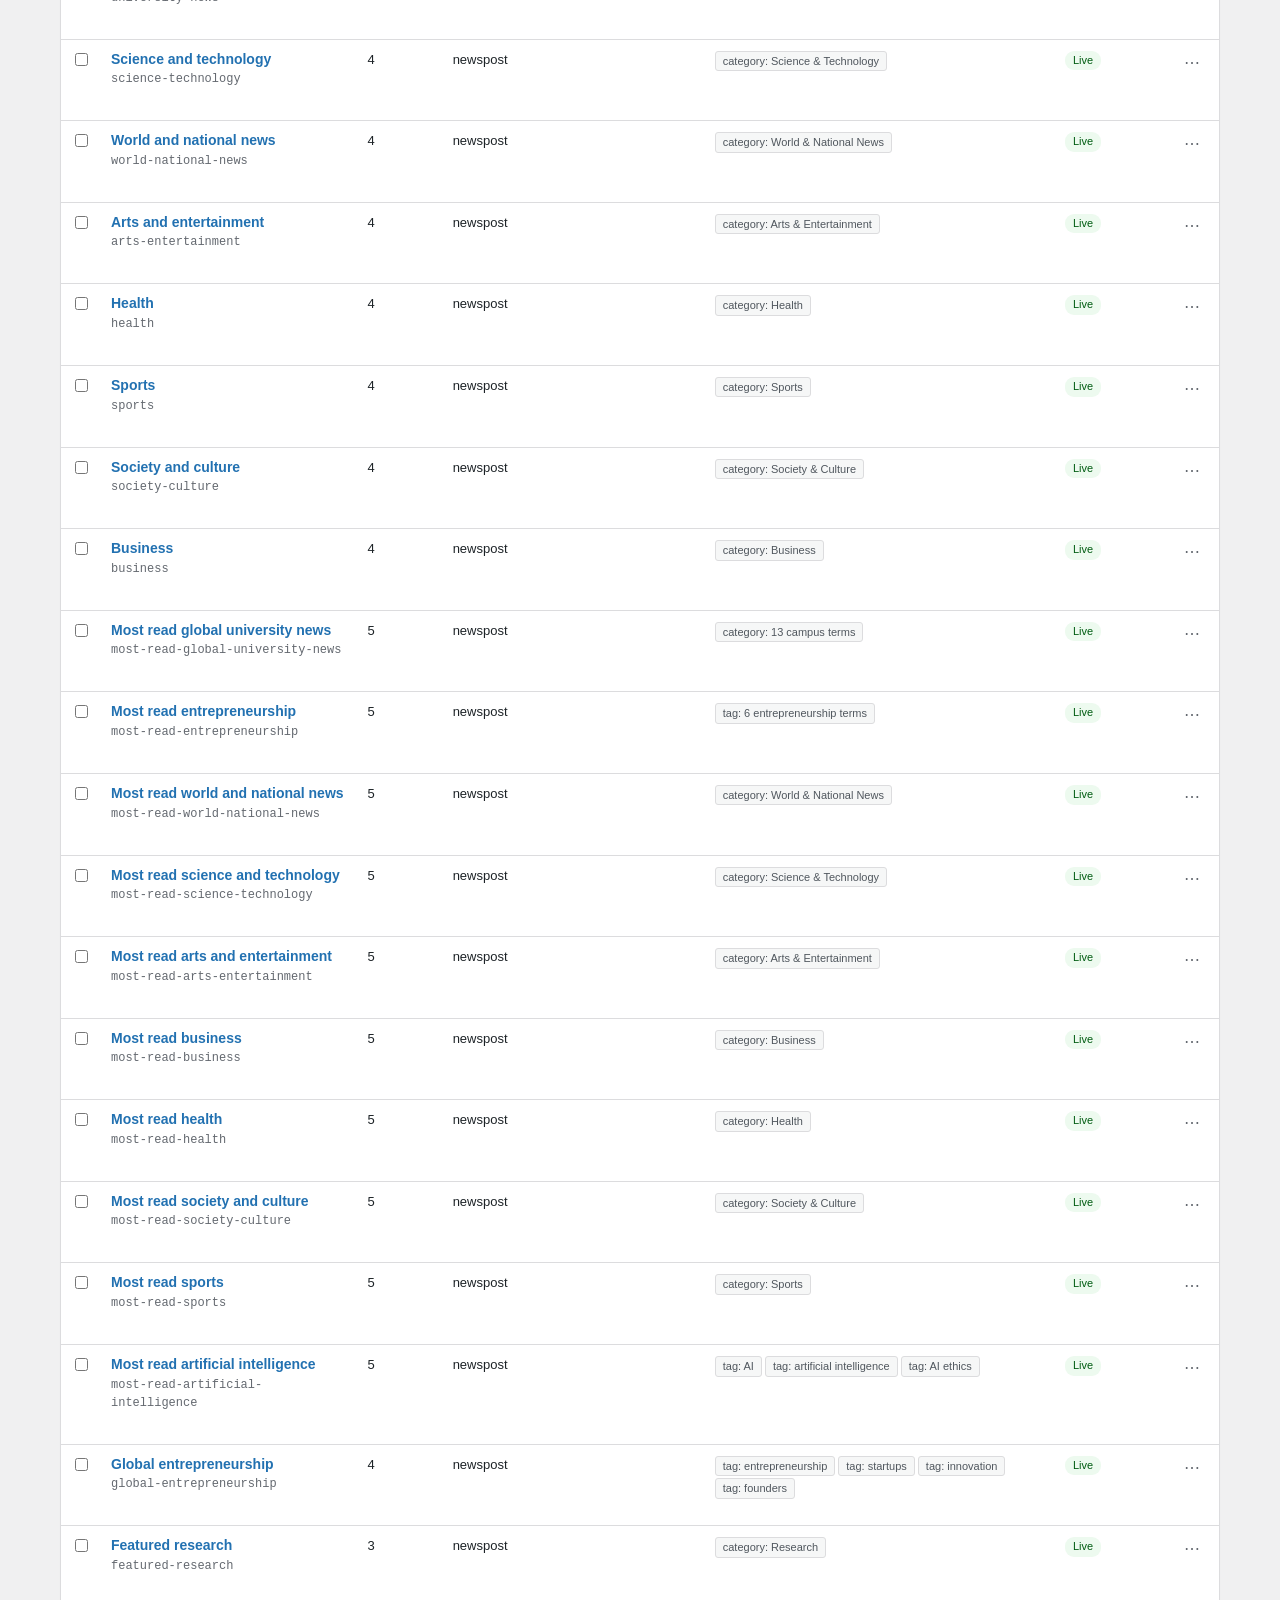
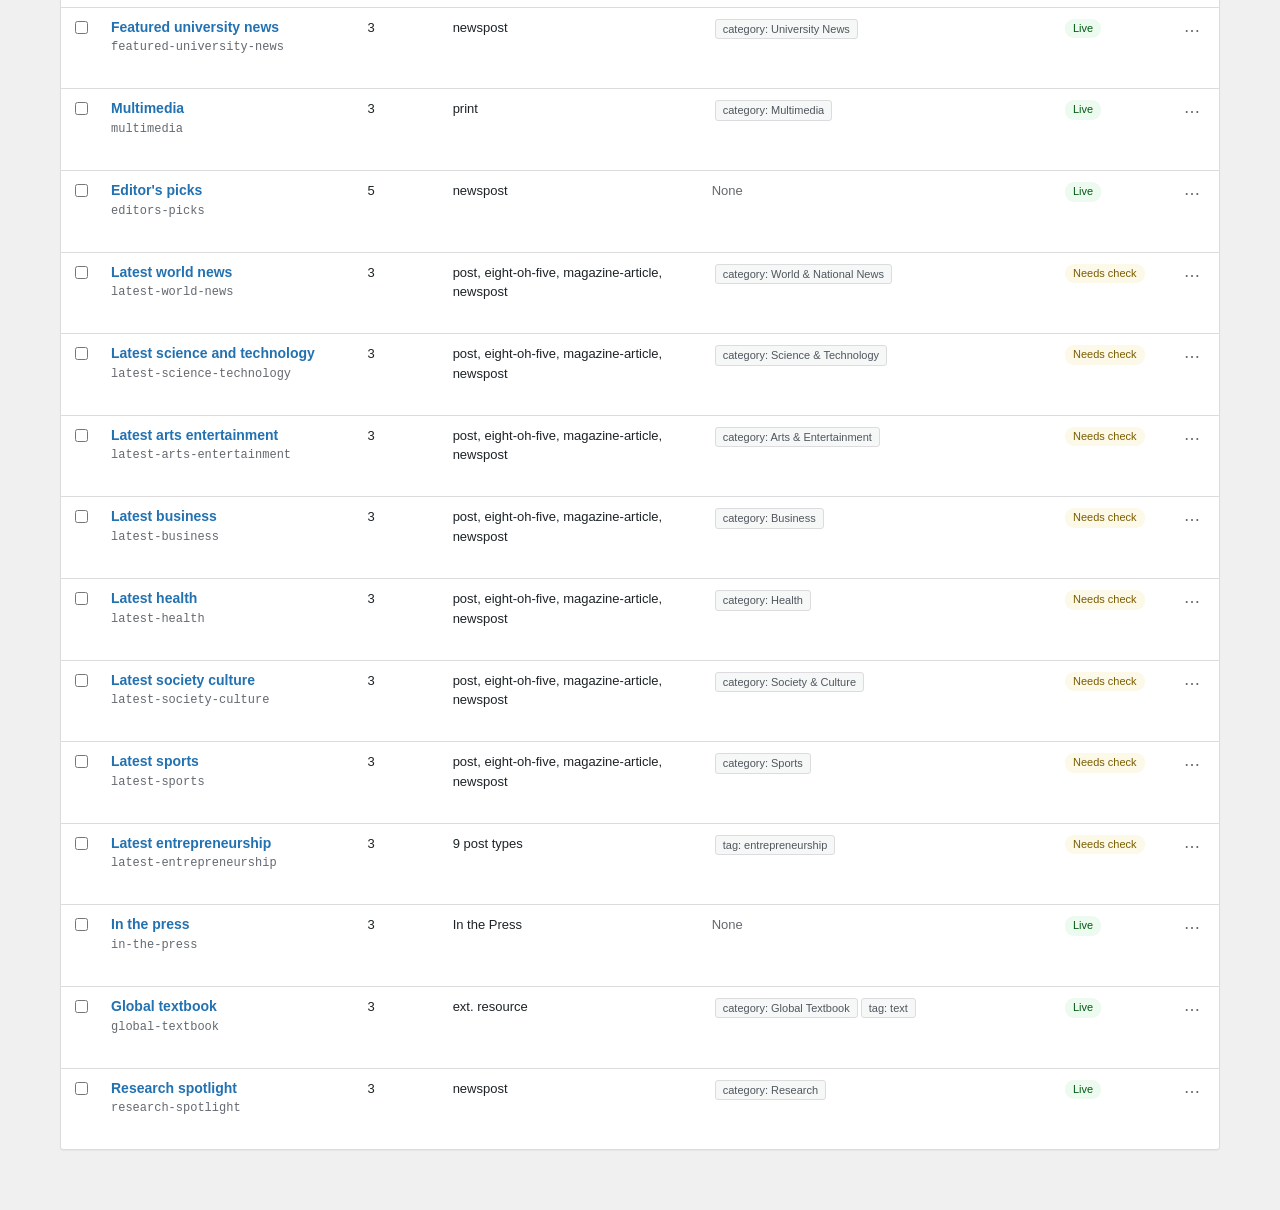
<file: 01-list-table.html>
<!doctype html>
<html lang="en">
<head>
<meta charset="utf-8">
<meta name="viewport" content="width=device-width, initial-scale=1">
<title>Direction A — List table · Curated Posts prototypes</title>
<link rel="stylesheet" href="assets/wp-admin.css?v=202610301050">
<style>
/* WordPress .wp-list-table ------------------------------------------------ */
.wp-list-table {
  width: 100%;
  border-collapse: separate;
  border-spacing: 0;
  background: var(--wp-surface);
  border: 1px solid var(--wp-border-light);
  border-radius: 3px;
  box-shadow: 0 1px 1px rgba(0,0,0,.04);
}
.wp-list-table th,
.wp-list-table td {
  padding: 10px 10px;
  text-align: left;
  vertical-align: top;
  border-bottom: 1px solid var(--wp-border-light);
  font-size: 13px;
  line-height: 1.5;
}
.wp-list-table thead th {
  background: var(--wp-surface-alt);
  color: var(--wp-text);
  font-weight: 400;
  border-bottom: 1px solid var(--wp-border);
  white-space: nowrap;
}
.wp-list-table tbody tr:last-child td { border-bottom: 0; }
.wp-list-table tbody tr:hover { background: var(--wp-surface-alt); }
.wp-list-table tbody tr.is-open { background: var(--wp-blue-bg); }

.sortable { padding: 0 !important; }
.sortable button {
  width: 100%;
  background: none;
  border: 0;
  font: inherit;
  color: var(--wp-blue);
  text-align: left;
  padding: 10px;
  cursor: pointer;
  display: flex;
  align-items: center;
  gap: 5px;
}
.sortable button:hover { color: var(--wp-blue-hover); }
.sortable .arrow { font-size: 10px; color: var(--wp-text-muted); }
.sortable.is-sorted button { color: var(--wp-text); }
.sortable.is-sorted .arrow { color: var(--wp-blue); }

.col-cb    { width: 32px; }
.col-count { width: 74px; }
.col-state { width: 110px; }
.col-act   { width: 44px; }

.row-title {
  background: none; border: 0; padding: 0; font: inherit;
  font-size: 14px; font-weight: 600; color: var(--wp-blue);
  cursor: pointer; text-align: left; line-height: 1.4;
}
.row-title:hover { color: var(--wp-blue-hover); text-decoration: underline; }
.row-slug { color: var(--wp-text-muted); font-size: 12px; margin-top: 1px; }

.row-actions {
  color: var(--wp-text-muted);
  font-size: 12px;
  margin-top: 4px;
  visibility: hidden;
}
tr:hover .row-actions,
tr:focus-within .row-actions { visibility: visible; }
.row-actions button {
  background: none; border: 0; padding: 0; font: inherit; font-size: 12px;
  color: var(--wp-blue); cursor: pointer;
}
.row-actions button:hover { color: var(--wp-blue-hover); text-decoration: underline; }
.row-actions .trash button { color: var(--wp-red); }
.row-actions .trash button:hover { color: var(--wp-red-bright); }
.row-actions .sep { margin: 0 4px; color: var(--wp-border); }

tr.detail-row td { background: var(--wp-surface-alt); padding: 12px 14px 14px 46px; }
tr.detail-row.is-confirm td { background: var(--wp-red-bg); padding: 0; }

.search-box { display: flex; gap: 6px; align-items: center; }

.subsubsub {
  list-style: none;
  margin: 8px 0 12px;
  padding: 0;
  display: flex;
  flex-wrap: wrap;
  gap: 4px;
  font-size: 13px;
  color: var(--wp-text-muted);
}
.subsubsub li::after { content: "|"; margin: 0 4px 0 8px; color: var(--wp-border); }
.subsubsub li:last-child::after { content: ""; }
.subsubsub button {
  background: none; border: 0; padding: 0; font: inherit;
  color: var(--wp-blue); cursor: pointer;
}
.subsubsub button:hover { color: var(--wp-blue-hover); }
.subsubsub .current button { color: var(--wp-text); font-weight: 600; }
.subsubsub .count { color: var(--wp-text-muted); }

.no-items td { text-align: center; padding: 30px 10px; color: var(--wp-text-muted); }
</style>
</head>
<body>

<div class="proto-bar">
  <strong>NUEAC-398 · Direction A</strong>
  <span class="sep">|</span>
  <a href="index.html">All three directions</a>
  <span class="sep">|</span>
  <a href="02-grouped-accordion.html">B — Grouped accordion</a>
  <a href="03-two-pane.html">C — Two-pane workbench</a>
</div>

<div class="wrap">

  <div class="title-row">
    <h1 class="wp-heading-inline">Curated Posts</h1>
    <a class="button" href="#" onclick="return false">Add new</a>
  </div>
  <p class="wp-subtitle">
    <strong>Direction A — List table.</strong>
    The screen becomes a standard WordPress list table, the same component the Posts and
    Pages screens use. Sortable columns, a search box where editors already look for one,
    and row actions that appear on hover. Destructive actions sit in the row-actions strip
    like everywhere else in wp-admin, so Delete is never a button you can hit by accident.
  </p>
  <hr class="wp-header-end">

  <div class="notice notice-info">
    <p><strong>Why this one:</strong> zero learning curve. Anyone who has edited a post on
    this site already knows how to drive it. It is also the least code — WordPress ships
    the table, the sorting and the row actions.</p>
  </div>

  <ul class="subsubsub" id="views"></ul>

  <div class="tablenav">
    <div class="search-box">
      <label class="screen-reader-text" for="q">Search curated posts</label>
      <input type="search" id="q" placeholder="Search name or slug" style="width:240px">
      <button type="button" class="button" id="clear">Clear</button>
    </div>
    <span class="spacer"></span>
    <span class="displaying-num" id="num"></span>
  </div>

  <table class="wp-list-table widefat striped">
    <thead>
      <tr>
        <th class="col-cb"><input type="checkbox" aria-label="Select all"></th>
        <th class="sortable" data-sort="n"><button type="button">Name <span class="arrow">▲▼</span></button></th>
        <th class="sortable col-count" data-sort="stories"><button type="button">Stories <span class="arrow">▲▼</span></button></th>
        <th class="sortable" data-sort="types"><button type="button">Post types <span class="arrow">▲▼</span></button></th>
        <th>Include terms</th>
        <th class="sortable col-state" data-sort="state"><button type="button">State <span class="arrow">▲▼</span></button></th>
        <th class="col-act"><span class="screen-reader-text">Actions</span></th>
      </tr>
    </thead>
    <tbody id="rows"></tbody>
  </table>

</div>

<script src="assets/data.js?v=202610301050"></script>
<script>
(function () {
  var open = {}, confirming = null, deleted = {}, view = "", sort = { by: "", dir: 1 };
  var $ = function (id) { return document.getElementById(id); };

  function live() { return CURATED.filter(function (d) { return !deleted[d.s]; }); }

  function visible() {
    var term = $("q").value.trim().toLowerCase();
    var list = live().filter(function (d) {
      if (view && d.g !== view) return false;
      if (term && (d.n + " " + d.s).toLowerCase().indexOf(term) < 0) return false;
      return true;
    });
    if (sort.by) {
      list.sort(function (a, b) {
        var x = a[sort.by], y = b[sort.by];
        if (typeof x === "string") return x.localeCompare(y) * sort.dir;
        return (x - y) * sort.dir;
      });
    }
    return list;
  }

  function renderViews() {
    var all = live(), ul = $("views"), html = "";
    html += '<li class="' + (view === "" ? "current" : "") + '">' +
      '<button type="button" data-v="">All <span class="count">(' + all.length + ')</span></button></li>';
    GROUP_ORDER.forEach(function (g) {
      var n = all.filter(function (d) { return d.g === g; }).length;
      if (!n) return;
      html += '<li class="' + (view === g ? "current" : "") + '">' +
        '<button type="button" data-v="' + CP.esc(g) + '">' + CP.esc(g) +
        ' <span class="count">(' + n + ')</span></button></li>';
    });
    ul.innerHTML = html;
  }

  function render() {
    renderViews();
    var list = visible(), tb = $("rows");
    $("num").textContent = list.length + " of " + live().length + " items";

    document.querySelectorAll(".sortable").forEach(function (th) {
      th.classList.toggle("is-sorted", th.dataset.sort === sort.by);
      var a = th.querySelector(".arrow");
      a.textContent = th.dataset.sort === sort.by ? (sort.dir === 1 ? "▲" : "▼") : "▲▼";
    });

    if (!list.length) {
      tb.innerHTML = '<tr class="no-items"><td colspan="7">No curated post matches that. ' +
        'Clear the search to see all ' + live().length + '.</td></tr>';
      return;
    }

    var html = "";
    list.forEach(function (d) {
      var isOpen = !!open[d.s];
      html +=
        '<tr class="' + (isOpen ? "is-open" : "") + '">' +
          '<td class="col-cb"><input type="checkbox" aria-label="Select ' + CP.esc(d.n) + '"></td>' +
          '<td>' +
            '<button type="button" class="row-title" data-t="' + CP.esc(d.s) + '" aria-expanded="' + isOpen + '">' +
              CP.esc(d.n) + "</button>" +
            '<div class="row-slug mono">' + CP.esc(d.s) + "</div>" +
            '<div class="row-actions">' +
              '<span><button type="button" data-t="' + CP.esc(d.s) + '">' + (isOpen ? "Hide" : "Edit") + "</button></span>" +
              '<span class="sep">|</span><span><button type="button">Rename</button></span>' +
              '<span class="sep">|</span><span><button type="button">Duplicate</button></span>' +
              '<span class="sep">|</span><span class="trash"><button type="button" data-d="' + CP.esc(d.s) + '">Delete</button></span>' +
            "</div>" +
          "</td>" +
          '<td class="col-count">' + d.stories + "</td>" +
          "<td>" + CP.esc(d.types) + "</td>" +
          "<td>" + CP.terms(d.inc, "inc") + "</td>" +
          '<td class="col-state">' + CP.pill(d) + "</td>" +
          '<td class="col-act"><span class="menu-wrap"><button type="button" class="kebab" ' +
            'aria-label="Actions for ' + CP.esc(d.n) + '" data-m="' + CP.esc(d.s) + '">⋯</button></span></td>' +
        "</tr>";

      if (confirming === d.s) {
        html += '<tr class="detail-row is-confirm"><td colspan="7"><div class="confirm">' +
          "<span>Delete <strong>" + CP.esc(d.n) + "</strong>? It is live on the site and fills " +
          d.stories + (d.stories === 1 ? " slot." : " slots.") + "</span>" +
          '<button type="button" class="button button-link-delete button-small" data-yes="' + CP.esc(d.s) + '">Delete permanently</button>' +
          '<button type="button" class="button button-small" data-no="1">Keep it</button>' +
          "</div></td></tr>";
      }

      if (isOpen) {
        html += '<tr class="detail-row"><td colspan="7"><dl class="fields">' + CP.fields(d) + "</dl></td></tr>";
      }
    });
    tb.innerHTML = html;
  }

  document.addEventListener("click", function (ev) {
    var m = ev.target.closest("[data-m]"), t = ev.target.closest("[data-t]"),
        d = ev.target.closest("[data-d]"), y = ev.target.closest("[data-yes]"),
        n = ev.target.closest("[data-no]"), v = ev.target.closest("[data-v]"),
        th = ev.target.closest(".sortable");

    if (y) { deleted[y.dataset.yes] = true; confirming = null; return render(); }
    if (n) { confirming = null; return render(); }
    if (d) { confirming = d.dataset.d; closeMenu(); return render(); }
    if (t) { open[t.dataset.t] = !open[t.dataset.t]; closeMenu(); return render(); }
    if (v) { view = v.dataset.v; return render(); }
    if (th) {
      var by = th.dataset.sort;
      sort = { by: by, dir: sort.by === by ? -sort.dir : 1 };
      return render();
    }
    if (m) { return toggleMenu(m); }
    closeMenu();
  });

  function closeMenu() {
    var el = document.querySelector(".menu");
    if (el) el.remove();
  }

  function toggleMenu(btn) {
    var existing = btn.parentElement.querySelector(".menu");
    closeMenu();
    if (existing) return;
    var slug = btn.dataset.m;
    var wrap = document.createElement("div");
    wrap.className = "menu";
    wrap.innerHTML =
      '<button type="button" data-t="' + CP.esc(slug) + '">Edit settings</button>' +
      '<button type="button">Rename</button>' +
      '<button type="button">Duplicate</button>' +
      '<div class="menu-sep"></div>' +
      '<button type="button" class="is-delete" data-d="' + CP.esc(slug) + '">Delete…</button>';
    btn.parentElement.appendChild(wrap);
  }

  $("q").addEventListener("input", function () { confirming = null; render(); });
  $("clear").addEventListener("click", function () { $("q").value = ""; view = ""; render(); $("q").focus(); });

  render();
})();
</script>
</body>
</html>
</file>
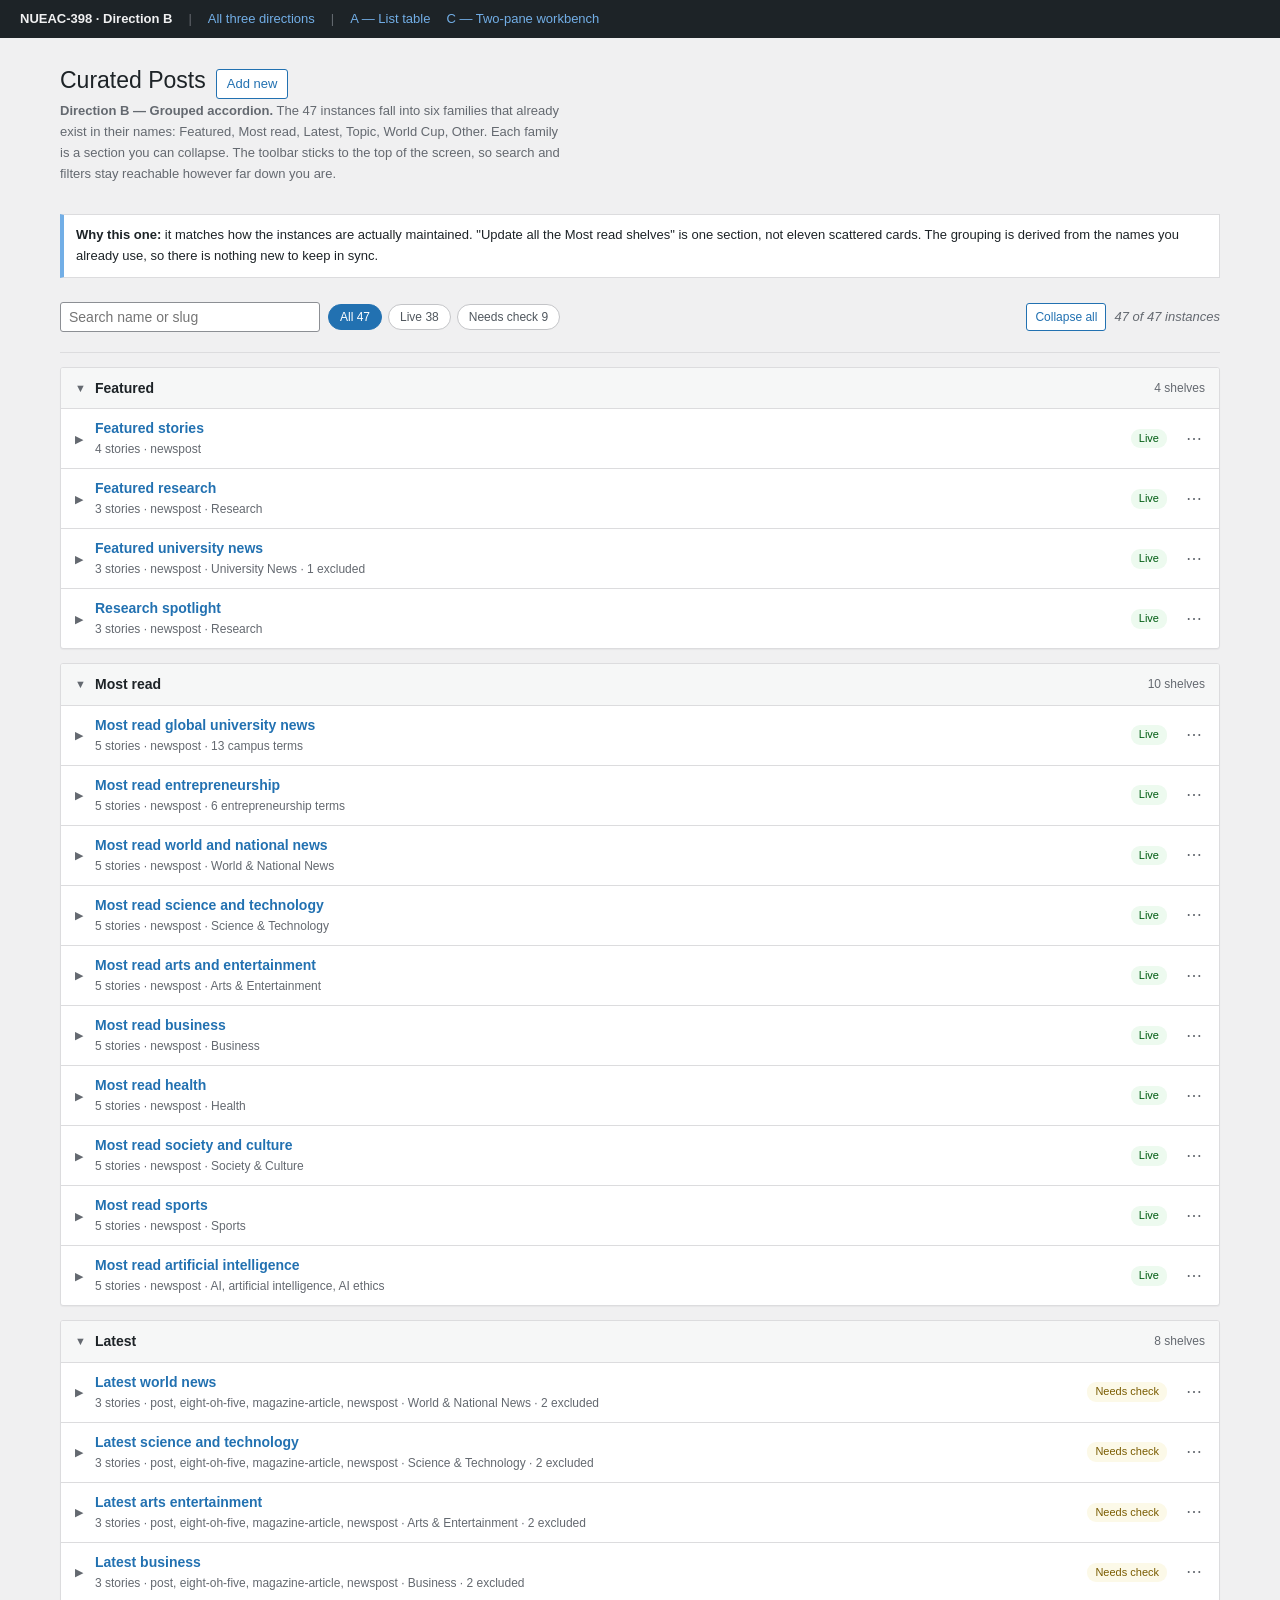
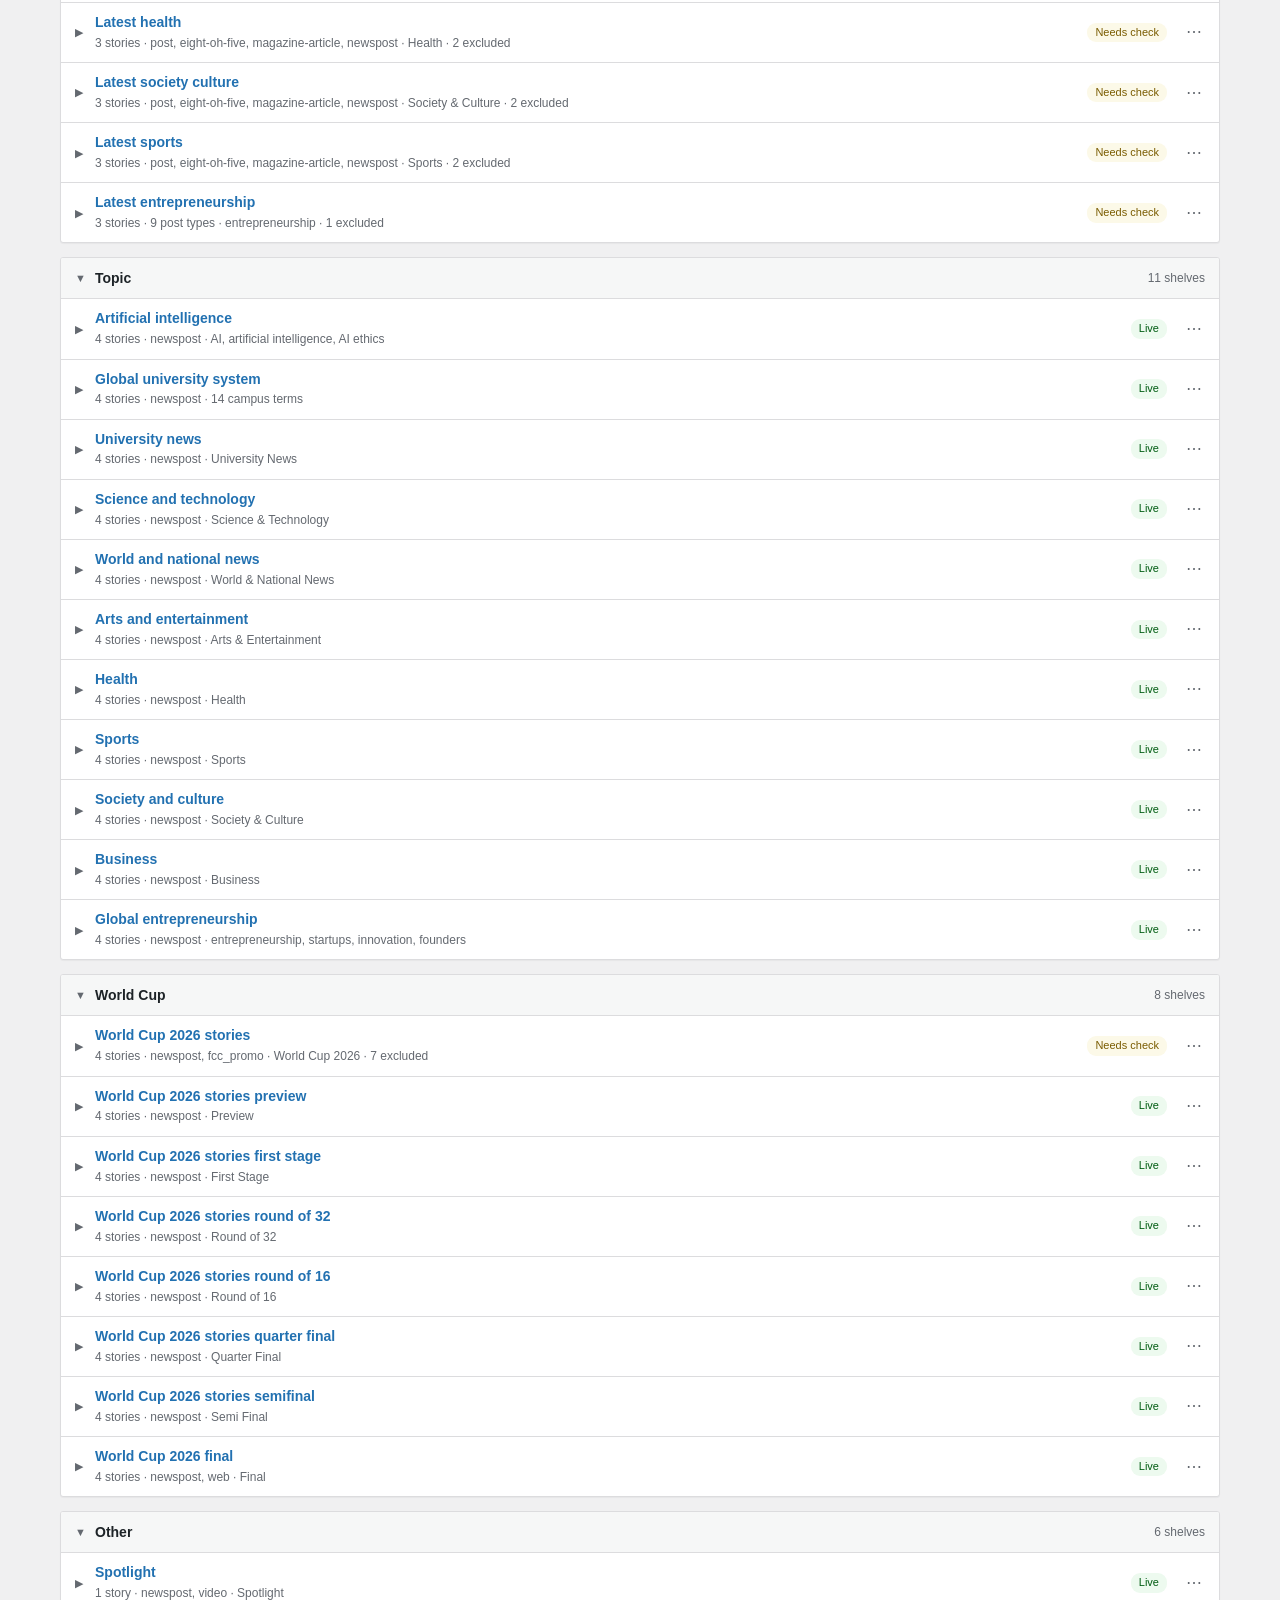
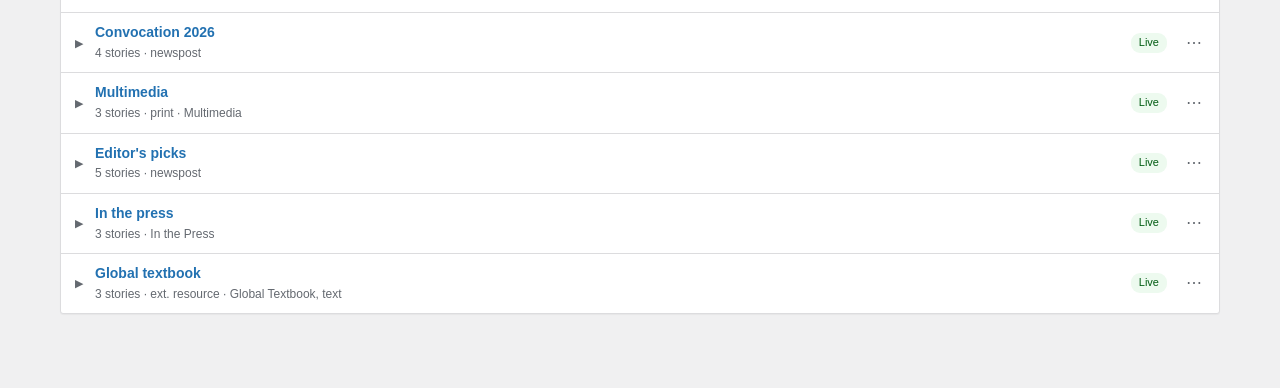
<file: 02-grouped-accordion.html>
<!doctype html>
<html lang="en">
<head>
<meta charset="utf-8">
<meta name="viewport" content="width=device-width, initial-scale=1">
<title>Direction B — Grouped accordion · Curated Posts prototypes</title>
<link rel="stylesheet" href="assets/wp-admin.css?v=202610301050">
<style>
.sticky-tools {
  position: sticky;
  top: 0;
  z-index: 15;
  background: var(--wp-bg);
  padding: 10px 0 10px;
  border-bottom: 1px solid var(--wp-border-light);
  margin-bottom: 14px;
}

.group {
  background: var(--wp-surface);
  border: 1px solid var(--wp-border-light);
  border-radius: 3px;
  box-shadow: 0 1px 1px rgba(0,0,0,.04);
  margin-bottom: 14px;
  overflow: hidden;
}

.group-head {
  display: flex;
  align-items: center;
  gap: 10px;
  width: 100%;
  background: var(--wp-surface-alt);
  border: 0;
  border-bottom: 1px solid var(--wp-border-light);
  font: inherit;
  text-align: left;
  padding: 11px 14px;
  cursor: pointer;
  color: var(--wp-text);
}
.group-head:hover { background: #eef0f1; }
.group-head .caret { color: var(--wp-text-muted); font-size: 11px; width: 10px; flex: none; }
.group-head .gname { font-size: 14px; font-weight: 600; flex: 1 1 auto; min-width: 0; }
.group-head .gcount { color: var(--wp-text-muted); font-size: 12px; }

.inst { border-bottom: 1px solid var(--wp-border-light); }
.inst:last-child { border-bottom: 0; }

.inst-head {
  display: flex;
  align-items: center;
  gap: 10px;
  padding: 0 8px 0 0;
}
.inst-head:hover { background: var(--wp-surface-alt); }
.inst.is-open .inst-head { background: var(--wp-blue-bg); }

.row-toggle {
  flex: 1 1 auto;
  min-width: 0;
  display: flex;
  align-items: center;
  gap: 10px;
  background: none;
  border: 0;
  font: inherit;
  text-align: left;
  color: var(--wp-text);
  padding: 10px 6px 10px 14px;
  cursor: pointer;
}
.row-toggle .caret {
  flex: none; width: 10px; color: var(--wp-text-muted); font-size: 11px;
  transition: transform .12s ease;
}
.inst.is-open .row-toggle .caret { transform: rotate(90deg); }
.row-main { min-width: 0; flex: 1 1 auto; display: block; }
.row-name { display: block; font-size: 14px; font-weight: 600; color: var(--wp-blue); line-height: 1.35; }
.row-toggle:hover .row-name { color: var(--wp-blue-hover); }
.row-sum {
  display: block;
  font-size: 12px; color: var(--wp-text-muted); margin-top: 2px;
  white-space: nowrap; overflow: hidden; text-overflow: ellipsis;
}

.inst-body { padding: 4px 14px 14px 38px; background: var(--wp-surface-alt); }

.empty {
  background: var(--wp-surface);
  border: 1px solid var(--wp-border-light);
  border-radius: 3px;
  padding: 36px 20px;
  text-align: center;
  color: var(--wp-text-muted);
}

.chips { display: flex; gap: 6px; flex-wrap: wrap; align-items: center; }
.chip {
  background: var(--wp-surface);
  border: 1px solid var(--wp-border);
  border-radius: 14px;
  font: inherit;
  font-size: 12px;
  color: var(--wp-text-2);
  padding: 3px 11px;
  cursor: pointer;
}
.chip:hover { border-color: var(--wp-blue); color: var(--wp-blue); }
.chip.is-on {
  background: var(--wp-blue);
  border-color: var(--wp-blue);
  color: #fff;
}
</style>
</head>
<body>

<div class="proto-bar">
  <strong>NUEAC-398 · Direction B</strong>
  <span class="sep">|</span>
  <a href="index.html">All three directions</a>
  <span class="sep">|</span>
  <a href="01-list-table.html">A — List table</a>
  <a href="03-two-pane.html">C — Two-pane workbench</a>
</div>

<div class="wrap">

  <div class="title-row">
    <h1 class="wp-heading-inline">Curated Posts</h1>
    <a class="button" href="#" onclick="return false">Add new</a>
  </div>
  <p class="wp-subtitle">
    <strong>Direction B — Grouped accordion.</strong>
    The 47 instances fall into six families that already exist in their names: Featured,
    Most read, Latest, Topic, World Cup, Other. Each family is a section you can collapse.
    The toolbar sticks to the top of the screen, so search and filters stay reachable
    however far down you are.
  </p>
  <hr class="wp-header-end">

  <div class="notice notice-info">
    <p><strong>Why this one:</strong> it matches how the instances are actually maintained.
    "Update all the Most read shelves" is one section, not eleven scattered cards. The
    grouping is derived from the names you already use, so there is nothing new to keep
    in sync.</p>
  </div>

  <div class="sticky-tools">
    <div class="tablenav">
      <label class="screen-reader-text" for="q">Search curated posts</label>
      <input type="search" id="q" placeholder="Search name or slug" style="width:260px">
      <div class="chips" id="chips"></div>
      <span class="spacer"></span>
      <button type="button" class="button button-small" id="toggleAll">Collapse all</button>
      <span class="displaying-num" id="num"></span>
    </div>
  </div>

  <div id="groups"></div>

</div>

<script src="assets/data.js?v=202610301050"></script>
<script>
(function () {
  var openRows = {}, openGroups = {}, confirming = null, deleted = {}, state = "", allCollapsed = false;
  var $ = function (id) { return document.getElementById(id); };

  GROUP_ORDER.forEach(function (g) { openGroups[g] = true; });

  function live() { return CURATED.filter(function (d) { return !deleted[d.s]; }); }

  function visible() {
    var term = $("q").value.trim().toLowerCase();
    return live().filter(function (d) {
      if (state && d.state !== state) return false;
      if (term && (d.n + " " + d.s).toLowerCase().indexOf(term) < 0) return false;
      return true;
    });
  }

  function renderChips() {
    var all = live();
    var l = all.filter(function (d) { return d.state === "live"; }).length;
    var c = all.filter(function (d) { return d.state === "check"; }).length;
    $("chips").innerHTML =
      '<button type="button" class="chip ' + (state === "" ? "is-on" : "") + '" data-s="">All ' + all.length + "</button>" +
      '<button type="button" class="chip ' + (state === "live" ? "is-on" : "") + '" data-s="live">Live ' + l + "</button>" +
      '<button type="button" class="chip ' + (state === "check" ? "is-on" : "") + '" data-s="check">Needs check ' + c + "</button>";
  }

  function render() {
    renderChips();
    var list = visible(), host = $("groups");
    $("num").textContent = list.length + " of " + live().length + " instances";

    if (!list.length) {
      host.innerHTML = '<div class="empty">No curated post matches that.<br>' +
        "Clear the search to see all " + live().length + ".</div>";
      return;
    }

    var searching = $("q").value.trim().length > 0;
    var html = "";

    GROUP_ORDER.forEach(function (g) {
      var items = list.filter(function (d) { return d.g === g; });
      if (!items.length) return;
      var gOpen = searching || openGroups[g];

      html += '<section class="group">' +
        '<button type="button" class="group-head" data-g="' + CP.esc(g) + '" aria-expanded="' + gOpen + '">' +
          '<span class="caret">' + (gOpen ? "▼" : "▶") + "</span>" +
          '<span class="gname">' + CP.esc(g) + "</span>" +
          '<span class="gcount">' + items.length + (items.length === 1 ? " instance" : " shelves") + "</span>" +
        "</button>";

      if (gOpen) {
        items.forEach(function (d) {
          var isOpen = !!openRows[d.s];
          html += '<div class="inst' + (isOpen ? " is-open" : "") + '">' +
            '<div class="inst-head">' +
              '<button type="button" class="row-toggle" data-t="' + CP.esc(d.s) + '" aria-expanded="' + isOpen + '">' +
                '<span class="caret">▶</span>' +
                '<span class="row-main">' +
                  '<span class="row-name">' + CP.esc(d.n) + "</span>" +
                  '<span class="row-sum">' + CP.esc(CP.summary(d)) + "</span>" +
                "</span>" +
              "</button>" +
              CP.pill(d) +
              '<span class="menu-wrap"><button type="button" class="kebab" ' +
                'aria-label="Actions for ' + CP.esc(d.n) + '" data-m="' + CP.esc(d.s) + '">⋯</button></span>' +
            "</div>";

          if (confirming === d.s) {
            html += '<div class="confirm">' +
              "<span>Delete <strong>" + CP.esc(d.n) + "</strong>? It is live on the site and fills " +
              d.stories + (d.stories === 1 ? " slot." : " slots.") + "</span>" +
              '<button type="button" class="button button-link-delete button-small" data-yes="' + CP.esc(d.s) + '">Delete permanently</button>' +
              '<button type="button" class="button button-small" data-no="1">Keep it</button>' +
              "</div>";
          }

          if (isOpen) {
            html += '<div class="inst-body"><dl class="fields">' + CP.fields(d) + "</dl></div>";
          }
          html += "</div>";
        });
      }
      html += "</section>";
    });

    host.innerHTML = html;
  }

  document.addEventListener("click", function (ev) {
    var g = ev.target.closest("[data-g]"), t = ev.target.closest("[data-t]"),
        m = ev.target.closest("[data-m]"), d = ev.target.closest("[data-d]"),
        y = ev.target.closest("[data-yes]"), n = ev.target.closest("[data-no]"),
        s = ev.target.closest("[data-s]");

    if (y) { deleted[y.dataset.yes] = true; confirming = null; return render(); }
    if (n) { confirming = null; return render(); }
    if (d) { confirming = d.dataset.d; closeMenu(); return render(); }
    if (t) { openRows[t.dataset.t] = !openRows[t.dataset.t]; closeMenu(); return render(); }
    if (g) { openGroups[g.dataset.g] = !openGroups[g.dataset.g]; return render(); }
    if (s) { state = s.dataset.s; return render(); }
    if (m) { return toggleMenu(m); }
    closeMenu();
  });

  function closeMenu() {
    var el = document.querySelector(".menu");
    if (el) el.remove();
  }

  function toggleMenu(btn) {
    var existing = btn.parentElement.querySelector(".menu");
    closeMenu();
    if (existing) return;
    var slug = btn.dataset.m;
    var wrap = document.createElement("div");
    wrap.className = "menu";
    wrap.innerHTML =
      '<button type="button" data-t="' + CP.esc(slug) + '">Edit settings</button>' +
      '<button type="button">Rename</button>' +
      '<button type="button">Duplicate</button>' +
      '<div class="menu-sep"></div>' +
      '<button type="button" class="is-delete" data-d="' + CP.esc(slug) + '">Delete…</button>';
    btn.parentElement.appendChild(wrap);
  }

  $("q").addEventListener("input", function () { confirming = null; render(); });

  $("toggleAll").addEventListener("click", function () {
    allCollapsed = !allCollapsed;
    GROUP_ORDER.forEach(function (g) { openGroups[g] = !allCollapsed; });
    if (allCollapsed) openRows = {};
    this.textContent = allCollapsed ? "Expand all" : "Collapse all";
    render();
  });

  render();
})();
</script>
</body>
</html>
</file>
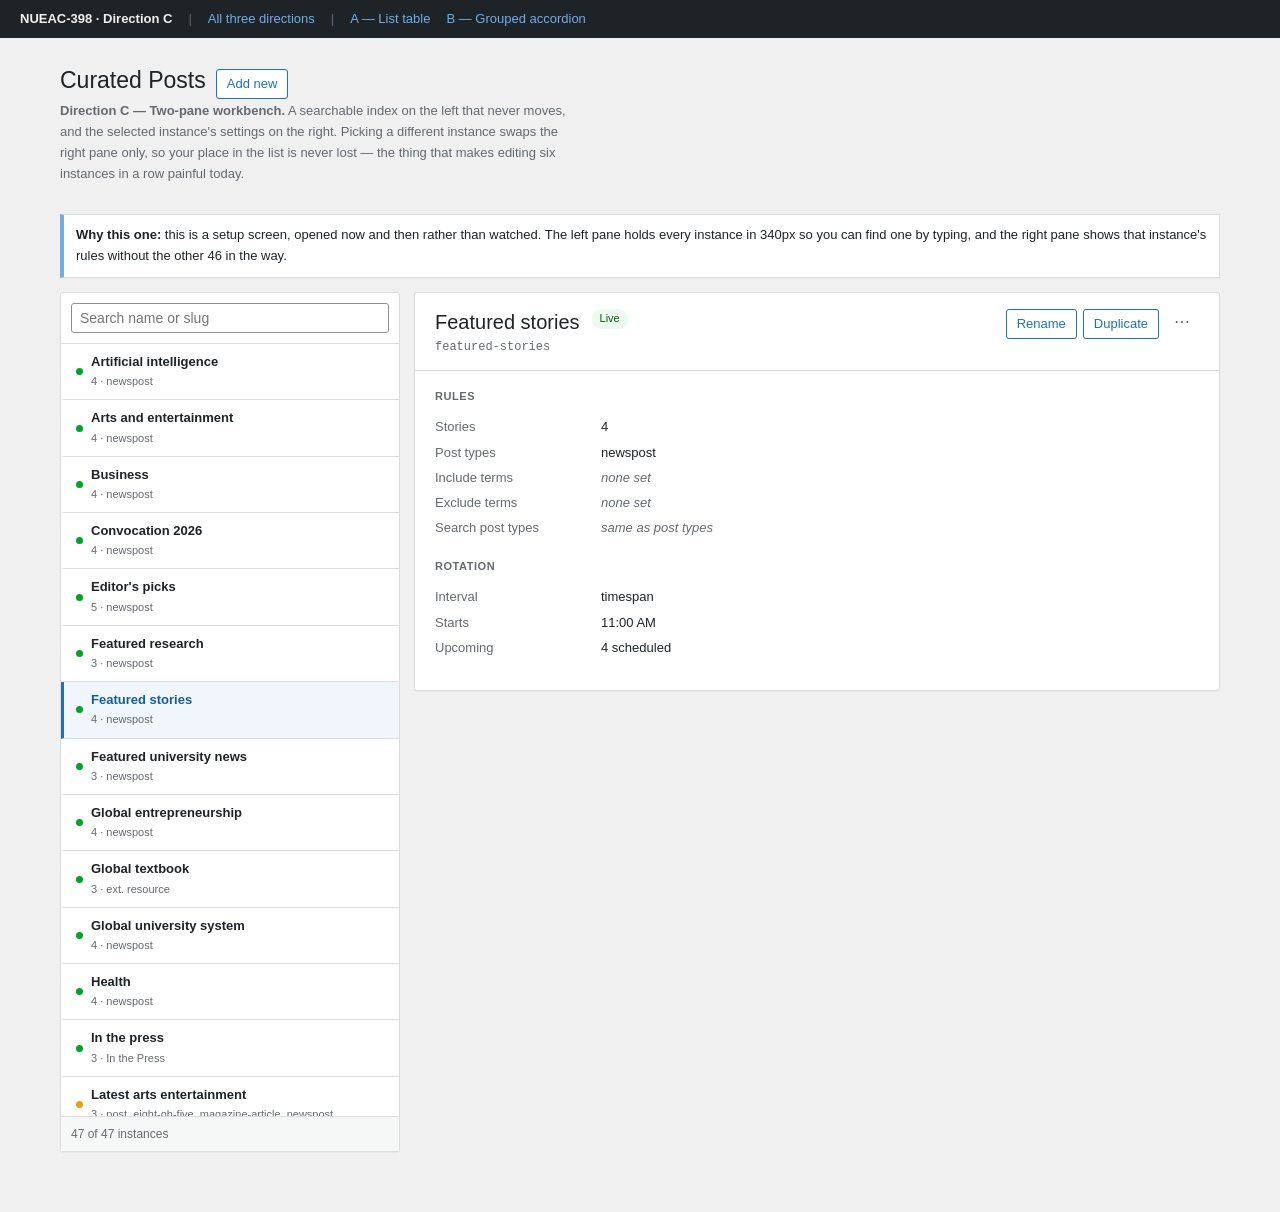
<file: 03-two-pane.html>
<!doctype html>
<html lang="en">
<head>
<meta charset="utf-8">
<meta name="viewport" content="width=device-width, initial-scale=1">
<title>Direction C — Two-pane workbench · Curated Posts prototypes</title>
<link rel="stylesheet" href="assets/wp-admin.css?v=202610301050">
<style>
.panes {
  display: grid;
  grid-template-columns: 340px minmax(0, 1fr);
  gap: 14px;
  align-items: start;
}
@media (max-width: 860px) {
  .panes { grid-template-columns: minmax(0, 1fr); }
  .pane-list { max-height: 340px; }
}

.pane {
  background: var(--wp-surface);
  border: 1px solid var(--wp-border-light);
  border-radius: 3px;
  box-shadow: 0 1px 1px rgba(0,0,0,.04);
}

.pane-list { position: sticky; top: 10px; max-height: calc(100vh - 40px); display: flex; flex-direction: column; }
.pane-list .list-tools { padding: 10px; border-bottom: 1px solid var(--wp-border-light); }
.pane-list .list-tools input { width: 100%; }
.pane-list .list-scroll { overflow-y: auto; flex: 1 1 auto; }
.pane-list .list-foot {
  border-top: 1px solid var(--wp-border-light);
  padding: 8px 10px;
  font-size: 12px;
  color: var(--wp-text-muted);
  background: var(--wp-surface-alt);
}

.li {
  display: flex;
  align-items: center;
  gap: 8px;
  width: 100%;
  background: none;
  border: 0;
  border-bottom: 1px solid var(--wp-border-light);
  border-left: 3px solid transparent;
  font: inherit;
  text-align: left;
  color: var(--wp-text);
  padding: 9px 12px;
  cursor: pointer;
}
.li:hover { background: var(--wp-surface-alt); }
.li.is-sel {
  background: var(--wp-blue-bg);
  border-left-color: var(--wp-blue);
}
.li-main { flex: 1 1 auto; min-width: 0; display: block; }
.li-name {
  display: block;
  font-size: 13px; font-weight: 600; color: var(--wp-text);
  white-space: nowrap; overflow: hidden; text-overflow: ellipsis;
}
.li.is-sel .li-name { color: var(--wp-blue-hover); }
.li-sub {
  display: block;
  font-size: 11px; color: var(--wp-text-muted); margin-top: 1px;
  white-space: nowrap; overflow: hidden; text-overflow: ellipsis;
}
.dot { width: 7px; height: 7px; border-radius: 50%; flex: none; }
.dot-live  { background: var(--wp-green); }
.dot-check { background: var(--wp-amber); }

.detail-head {
  padding: 16px 20px 14px;
  border-bottom: 1px solid var(--wp-border-light);
  display: flex;
  align-items: flex-start;
  gap: 12px;
  flex-wrap: wrap;
}
.detail-head h2 { margin: 0; font-size: 20px; font-weight: 400; line-height: 1.3; }
.detail-head .slug { color: var(--wp-text-muted); font-size: 12px; margin-top: 3px; }
.detail-head .acts { margin-left: auto; display: flex; gap: 6px; align-items: flex-start; }

.detail-body { padding: 16px 20px 20px; }

.sect { margin-bottom: 20px; }
.sect:last-child { margin-bottom: 0; }
.sect h3 {
  margin: 0 0 8px;
  font-size: 11px;
  letter-spacing: .05em;
  text-transform: uppercase;
  color: var(--wp-text-muted);
  font-weight: 600;
}

.kv { display: grid; grid-template-columns: 150px minmax(0, 1fr); gap: 7px 16px; font-size: 13px; }
.kv dt { color: var(--wp-text-muted); }
.kv dd { margin: 0; }
.kv .unset { color: var(--wp-text-muted); font-style: italic; }


.empty-detail {
  padding: 70px 24px;
  text-align: center;
  color: var(--wp-text-muted);
  font-size: 14px;
}
</style>
</head>
<body>

<div class="proto-bar">
  <strong>NUEAC-398 · Direction C</strong>
  <span class="sep">|</span>
  <a href="index.html">All three directions</a>
  <span class="sep">|</span>
  <a href="01-list-table.html">A — List table</a>
  <a href="02-grouped-accordion.html">B — Grouped accordion</a>
</div>

<div class="wrap">

  <div class="title-row">
    <h1 class="wp-heading-inline">Curated Posts</h1>
    <a class="button" href="#" onclick="return false">Add new</a>
  </div>
  <p class="wp-subtitle">
    <strong>Direction C — Two-pane workbench.</strong>
    A searchable index on the left that never moves, and the selected instance's settings on
    the right. Picking a different instance swaps the right pane only, so your place in the
    list is never lost — the thing that makes editing six instances in a row painful today.
  </p>
  <hr class="wp-header-end">

  <div class="notice notice-info">
    <p><strong>Why this one:</strong> this is a setup screen, opened now and then rather
    than watched. The left pane holds every instance in 340px so you can find one by typing,
    and the right pane shows that instance's rules without the other 46 in the way.</p>
  </div>

  <div class="panes">

    <div class="pane pane-list">
      <div class="list-tools">
        <label class="screen-reader-text" for="q">Search curated posts</label>
        <input type="search" id="q" placeholder="Search name or slug">
      </div>
      <div class="list-scroll" id="list" role="listbox" aria-label="Curated post instances"></div>
      <div class="list-foot" id="num"></div>
    </div>

    <div class="pane" id="detail"></div>

  </div>

</div>

<script src="assets/data.js?v=202610301050"></script>
<script>
(function () {
  var sel = CURATED[0].s, confirming = null, deleted = {};
  var $ = function (id) { return document.getElementById(id); };

  function live() { return CURATED.filter(function (d) { return !deleted[d.s]; }); }

  function visible() {
    var term = $("q").value.trim().toLowerCase();
    return live().filter(function (d) {
      return !term || (d.n + " " + d.s).toLowerCase().indexOf(term) >= 0;
    });
  }

  function renderList() {
    var list = visible(), host = $("list"), html = "";
    $("num").textContent = list.length + " of " + live().length + " instances";

    if (!list.length) {
      host.innerHTML = '<div class="empty-detail" style="padding:30px 16px;font-size:13px">' +
        "Nothing matches that.</div>";
      return;
    }

    // One flat list, A to Z. No group headings and no rule deciding which
    // family an instance belongs to, so a rename cannot quietly move it.
    // Instances that share a name prefix still sit together, for free.
    list.slice().sort(function (a, b) {
      return a.n.localeCompare(b.n);
    }).forEach(function (d) {
      html += '<button type="button" class="li' + (sel === d.s ? " is-sel" : "") + '" ' +
        'role="option" aria-selected="' + (sel === d.s) + '" data-sel="' + CP.esc(d.s) + '">' +
        '<span class="dot ' + (d.state === "live" ? "dot-live" : "dot-check") + '" aria-hidden="true"></span>' +
        '<span class="li-main">' +
          '<span class="li-name">' + CP.esc(d.n) + "</span>" +
          '<span class="li-sub">' + d.stories + " · " + CP.esc(d.types) + "</span>" +
        "</span></button>";
    });
    host.innerHTML = html;
  }

  function renderDetail() {
    var d = live().filter(function (x) { return x.s === sel; })[0], host = $("detail");

    if (!d) {
      host.innerHTML = '<div class="empty-detail">Pick an instance on the left to see its settings.</div>';
      return;
    }

    var html =
      '<div class="detail-head">' +
        "<div><h2>" + CP.esc(d.n) + "</h2>" +
        '<div class="slug mono">' + CP.esc(d.s) + "</div></div>" +
        CP.pill(d) +
        '<div class="acts">' +
          '<button type="button" class="button">Rename</button>' +
          '<button type="button" class="button">Duplicate</button>' +
          '<span class="menu-wrap"><button type="button" class="kebab" aria-label="More actions" data-m="' + CP.esc(d.s) + '">⋯</button></span>' +
        "</div>" +
      "</div>";

    if (confirming === d.s) {
      html += '<div class="confirm">' +
        "<span>Delete <strong>" + CP.esc(d.n) + "</strong>? It is live on the site and fills " +
        d.stories + (d.stories === 1 ? " slot." : " slots.") + "</span>" +
        '<button type="button" class="button button-link-delete button-small" data-yes="' + CP.esc(d.s) + '">Delete permanently</button>' +
        '<button type="button" class="button button-small" data-no="1">Keep it</button>' +
        "</div>";
    }

    html += '<div class="detail-body">' +
      '<div class="sect"><h3>Rules</h3><dl class="kv">' +
        "<dt>Stories</dt><dd>" + d.stories + "</dd>" +
        "<dt>Post types</dt><dd>" + CP.esc(d.types) + "</dd>" +
        "<dt>Include terms</dt><dd>" + (d.inc.length ? CP.terms(d.inc, "inc") : '<span class="unset">none set</span>') + "</dd>" +
        "<dt>Exclude terms</dt><dd>" + (d.exc.length ? CP.terms(d.exc, "exc") : '<span class="unset">none set</span>') + "</dd>" +
        "<dt>Search post types</dt><dd>" + (d.search === d.types ? '<span class="unset">same as post types</span>' : CP.esc(d.search)) + "</dd>" +
      "</dl></div>" +
      '<div class="sect"><h3>Rotation</h3><dl class="kv">' +
        "<dt>Interval</dt><dd>" + (d.rot === "Off" ? '<span class="unset">off</span>' : CP.esc(d.rot)) + "</dd>" +
        (d.rot === "Off" ? "" : "<dt>Starts</dt><dd>" + CP.esc(d.rotStart) + "</dd>") +
        "<dt>Upcoming</dt><dd>" + (d.upcoming ? d.upcoming + " scheduled" : '<span class="unset">none scheduled</span>') + "</dd>" +
      "</dl></div>" +
    "</div>";

    host.innerHTML = html;
  }

  function render() { renderList(); renderDetail(); }

  document.addEventListener("click", function (ev) {
    var s = ev.target.closest("[data-sel]"), m = ev.target.closest("[data-m]"),
        d = ev.target.closest("[data-d]"), y = ev.target.closest("[data-yes]"),
        n = ev.target.closest("[data-no]");

    if (y) { deleted[y.dataset.yes] = true; confirming = null; sel = (live()[0] || {}).s; return render(); }
    if (n) { confirming = null; return render(); }
    if (d) { confirming = d.dataset.d; closeMenu(); return render(); }
    if (s) { sel = s.dataset.sel; confirming = null; closeMenu(); return render(); }
    if (m) { return toggleMenu(m); }
    closeMenu();
  });

  function closeMenu() {
    var el = document.querySelector(".menu");
    if (el) el.remove();
  }

  function toggleMenu(btn) {
    var existing = btn.parentElement.querySelector(".menu");
    closeMenu();
    if (existing) return;
    var wrap = document.createElement("div");
    wrap.className = "menu";
    wrap.innerHTML =
      '<button type="button">Rename</button>' +
      '<button type="button">Duplicate</button>' +
      '<div class="menu-sep"></div>' +
      '<button type="button" class="is-delete" data-d="' + CP.esc(btn.dataset.m) + '">Delete…</button>';
    btn.parentElement.appendChild(wrap);
  }

  $("q").addEventListener("input", function () {
    var list = visible();
    if (list.length && !list.some(function (d) { return d.s === sel; })) sel = list[0].s;
    render();
  });

  render();
})();
</script>
</body>
</html>
</file>
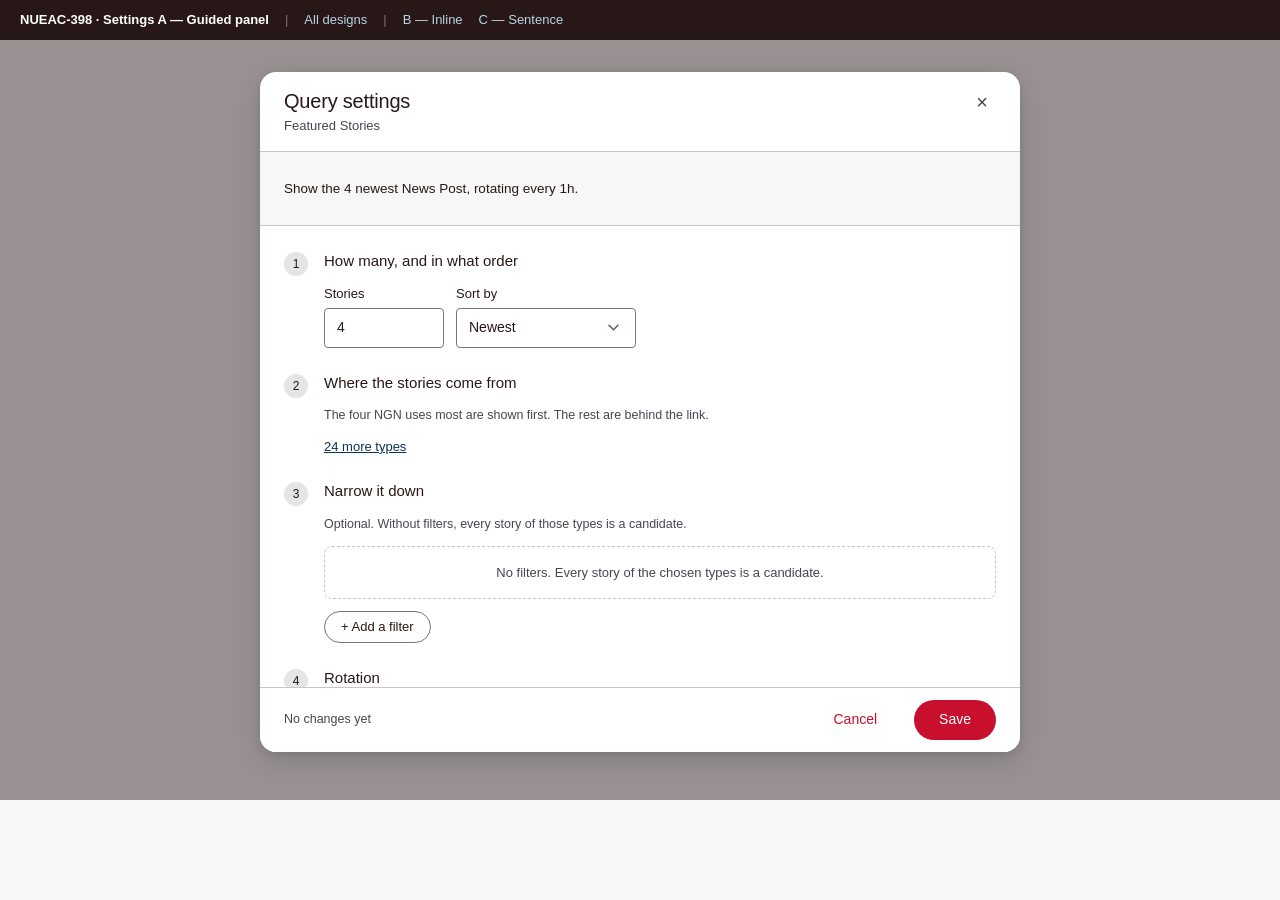
<file: 04-settings-guided.html>
<!doctype html>
<html lang="en">
<head>
<meta charset="utf-8">
<meta name="viewport" content="width=device-width, initial-scale=1">
<title>Settings A — Guided panel · NUEAC-398</title>
<link rel="stylesheet" href="assets/ngn-v2.css?v=202610291208">
<style>
.sheet { width: 100%; max-width: 760px; display: flex; flex-direction: column; max-height: 680px; }

.sheet-head {
  padding: var(--ngn-space-4) var(--ngn-space-5);
  border-bottom: 1px solid var(--ngn-outline-variant);
  display: flex; align-items: flex-start; gap: var(--ngn-space-4);
}
.sheet-head .x {
  margin-left: auto; border: 0; background: none; cursor: pointer;
  font-size: 20px; line-height: 1; color: var(--ngn-on-surface-variant); padding: 4px 8px;
  border-radius: var(--ngn-radius-full);
}
.sheet-head .x:hover { background: var(--ngn-surface-container); }

/* The sentence. Says what the rules mean before you touch anything. */
.summary {
  background: var(--ngn-surface-container-low);
  border-bottom: 1px solid var(--ngn-outline-variant);
  padding: var(--ngn-space-3) var(--ngn-space-5);
  display: flex; align-items: center; gap: var(--ngn-space-3); flex-wrap: wrap;
}
.summary .sentence { flex: 1 1 320px; min-width: 0; font-size: 13.5px; line-height: 1.6; }
.summary .sentence b { font-weight: 500; }

.sheet-body { overflow-y: auto; padding: var(--ngn-space-5); display: flex; flex-direction: column; gap: var(--ngn-space-5); }

.step { display: flex; gap: var(--ngn-space-4); }
.step-n {
  flex: none; width: 24px; height: 24px; border-radius: var(--ngn-radius-full);
  background: var(--ngn-secondary-container); color: var(--ngn-on-secondary-container);
  display: flex; align-items: center; justify-content: center;
  font-size: 12px; font-weight: 500; margin-top: 2px;
}
.step-main { flex: 1 1 auto; min-width: 0; display: flex; flex-direction: column; gap: var(--ngn-space-3); }
.step h3 { margin: 0; font-size: 15px; font-weight: 500; }
.step .why { margin: 0; font-size: 12.5px; color: var(--ngn-on-surface-variant); }

.row { display: flex; gap: var(--ngn-space-3); flex-wrap: wrap; align-items: flex-end; }
.chips { display: flex; gap: var(--ngn-space-2); flex-wrap: wrap; align-items: center; }

.more-types {
  border: 0; background: none; padding: 0; cursor: pointer;
  color: var(--ngn-tertiary); font: inherit; font-size: 13px; text-decoration: underline;
}

.filter-list { display: flex; flex-direction: column; gap: var(--ngn-space-2); }
.filter-row {
  display: flex; align-items: center; gap: var(--ngn-space-3);
  padding: var(--ngn-space-2) var(--ngn-space-3);
  border: 1px solid var(--ngn-outline-variant); border-radius: var(--ngn-radius-sm);
  background: var(--ngn-surface-container-lowest);
}
.filter-row .kind { font-size: 12px; color: var(--ngn-on-surface-variant); min-width: 52px; }
.filter-row .what { flex: 1 1 auto; min-width: 0; font-size: 13.5px; }
.filter-row .what .tax { color: var(--ngn-on-surface-variant); }

.empty-filters {
  border: 1px dashed var(--ngn-outline-variant); border-radius: var(--ngn-radius-sm);
  padding: var(--ngn-space-4); text-align: center;
  color: var(--ngn-on-surface-variant); font-size: 13px;
}

.rot { border: 1px solid var(--ngn-outline-variant); border-radius: var(--ngn-radius-sm); padding: var(--ngn-space-4); }
.rot.is-off { opacity: .55; }
.switch { display: flex; align-items: center; gap: var(--ngn-space-3); cursor: pointer; }
.switch input { width: 18px; height: 18px; accent-color: var(--ngn-primary); }
.next-run { font-size: 12.5px; color: var(--ngn-on-surface-variant); margin: var(--ngn-space-3) 0 0; }

.sheet-foot {
  border-top: 1px solid var(--ngn-outline-variant);
  padding: var(--ngn-space-3) var(--ngn-space-5);
  display: flex; align-items: center; gap: var(--ngn-space-3);
  background: var(--ngn-surface);
}
.sheet-foot .spacer { flex: 1 1 auto; }
.dirty { font-size: 12.5px; color: var(--ngn-on-surface-variant); }

/* Add-filter popover */
.pop {
  position: absolute; z-index: 30; width: 320px;
  background: var(--ngn-surface); border: 1px solid var(--ngn-outline-variant);
  border-radius: var(--ngn-radius-md); box-shadow: 0 8px 24px rgba(0,0,0,.16);
  padding: var(--ngn-space-3); display: flex; flex-direction: column; gap: var(--ngn-space-3);
}
.pop input { width: 100%; }
.pop select { width: auto; max-width: 100%; }
.pop .terms { max-height: 190px; overflow-y: auto; display: flex; flex-direction: column; gap: 2px; }
.pop .term-opt {
  display: flex; align-items: center; gap: var(--ngn-space-2);
  padding: 6px 8px; border-radius: var(--ngn-radius-xs); cursor: pointer; font-size: 13px;
  border: 0; background: none; text-align: left; width: 100%; font-family: inherit; color: inherit;
}
.pop .term-opt:hover { background: var(--ngn-surface-container); }
.pop .seg { display: flex; gap: 0; }
.pop .seg button {
  flex: 1; border: 1px solid var(--ngn-outline-variant); background: var(--ngn-surface);
  font: inherit; font-size: 13px; padding: 7px 0; cursor: pointer; color: var(--ngn-on-surface);
}
.pop .seg button:first-child { border-radius: var(--ngn-radius-xs) 0 0 var(--ngn-radius-xs); }
.pop .seg button:last-child { border-radius: 0 var(--ngn-radius-xs) var(--ngn-radius-xs) 0; border-left: 0; }
.pop .seg button.is-on { background: var(--ngn-secondary-container); font-weight: 500; }
</style>
</head>
<body>

<div class="proto-bar">
  <strong>NUEAC-398 · Settings A — Guided panel</strong>
  <span class="sep">|</span>
  <a href="index.html">All designs</a>
  <span class="sep">|</span>
  <a href="05-settings-inline.html">B — Inline</a>
  <a href="06-settings-sentence.html">C — Sentence</a>
</div>

<div class="scrim">
  <div class="sheet" role="dialog" aria-modal="true" aria-labelledby="sheet-title">

    <div class="sheet-head">
      <div>
        <h2 class="t-headline" id="sheet-title" style="margin:0">Query settings</h2>
        <p class="t-body-sm muted" style="margin:2px 0 0">Featured Stories</p>
      </div>
      <button class="x" type="button" aria-label="Close">&times;</button>
    </div>

    <div class="summary">
      <p class="sentence" id="sentence"></p>
    </div>

    <div class="sheet-body">

      <div class="step">
        <div class="step-n">1</div>
        <div class="step-main">
          <h3>How many, and in what order</h3>
          <div class="row">
            <div class="field" style="width:120px">
              <label for="count-in">Stories</label>
              <input type="number" id="count-in" min="1" max="50" value="4">
            </div>
            <div class="field" style="width:180px">
              <label for="sort-in">Sort by</label>
              <select id="sort-in">
                <option>Newest</option>
                <option>Most viewed</option>
              </select>
            </div>
          </div>
        </div>
      </div>

      <div class="step">
        <div class="step-n">2</div>
        <div class="step-main">
          <h3>Where the stories come from</h3>
          <p class="why">The four NGN uses most are shown first. The rest are behind the link.</p>
          <div class="chips" id="types"></div>
        </div>
      </div>

      <div class="step">
        <div class="step-n">3</div>
        <div class="step-main">
          <h3>Narrow it down</h3>
          <p class="why">Optional. Without filters, every story of those types is a candidate.</p>
          <div id="filters"></div>
          <div style="position:relative">
            <button class="btn btn-outlined btn-sm" type="button" id="add-filter">+ Add a filter</button>
            <div id="pop-host"></div>
          </div>
        </div>
      </div>

      <div class="step">
        <div class="step-n">4</div>
        <div class="step-main">
          <h3>Rotation</h3>
          <p class="why">Optional. Rotating swaps which matching stories are shown, on a timer.</p>
          <div class="rot" id="rot">
            <label class="switch"><input type="checkbox" id="rot-on" checked> <span class="t-label">Rotate the stories automatically</span></label>
            <div class="row" style="margin-top:var(--ngn-space-3)" id="rot-fields">
              <div class="field" style="width:120px">
                <label for="rot-int">Every</label>
                <input type="text" id="rot-int" value="1h">
              </div>
              <div class="field" style="width:150px">
                <label for="rot-start">Starting at</label>
                <input type="time" id="rot-start" value="00:00">
              </div>
            </div>
            <p class="next-run" id="next-run"></p>
          </div>
        </div>
      </div>

    </div>

    <div class="sheet-foot">
      <span class="dirty" id="dirty">No changes yet</span>
      <span class="spacer"></span>
      <button class="btn btn-text" type="button">Cancel</button>
      <button class="btn btn-filled" type="button">Save</button>
    </div>

  </div>
</div>

<script src="assets/terms.js?v=202610301050"></script>
<script src="assets/settings-data.js?v=202610301050"></script>
<script>
(function () {
  var s = JSON.parse(JSON.stringify(SHELF));
  var $ = function (id) { return document.getElementById(id); };
  var esc = function (t) { return String(t).replace(/[&<>]/g, function (c) { return { '&': '&amp;', '<': '&lt;', '>': '&gt;' }[c]; }); };
  var showAll = false, touched = false;

  function typeName(k) {
    var t = POST_TYPES.filter(function (x) { return x.k === k; })[0];
    return t ? t.n : k;
  }

  function renderTypes() {
    var list = showAll ? POST_TYPES : POST_TYPES.filter(function (t) { return t.common; });
    var html = list.map(function (t) {
      return '<button class="chip' + (s.types.indexOf(t.k) > -1 ? ' is-on' : '') +
        '" type="button" data-type="' + t.k + '" aria-pressed="' + (s.types.indexOf(t.k) > -1) + '">' + esc(t.n) + '</button>';
    }).join('');
    html += showAll
      ? '<button class="more-types" type="button" id="toggle-types">Show fewer</button>'
      : '<button class="more-types" type="button" id="toggle-types">' + (POST_TYPES.length - 4) + ' more types</button>';
    $('types').innerHTML = html;
  }

  function renderFilters() {
    var all = s.include.map(function (f) { return { kind: 'Include', f: f }; })
      .concat(s.exclude.map(function (f) { return { kind: 'Exclude', f: f }; }));

    if (!all.length) {
      $('filters').innerHTML = '<div class="empty-filters">No filters. Every story of the chosen types is a candidate.</div>';
      return;
    }
    $('filters').innerHTML = '<div class="filter-list">' + all.map(function (row, i) {
      return '<div class="filter-row">' +
        '<span class="kind">' + row.kind + '</span>' +
        '<span class="what"><span class="tax">' + esc(row.f.tax) + '</span> &middot; ' + esc(row.f.term) + '</span>' +
        '<button class="chip-remove" type="button" aria-label="Remove filter" data-rm="' + row.kind + '|' + esc(row.f.term) + '">&times;</button>' +
        '</div>';
    }).join('') + '</div>';
  }

  function sentence() {
    var types = s.types.length ? s.types.map(typeName).join(' or ') : 'nothing yet';
    var str = 'Show the <b>' + s.count + '</b> ' + (s.sort === 'Newest' ? 'newest' : 'most viewed') +
      ' <b>' + esc(types) + '</b>';
    if (s.include.length) str += ' in <b>' + s.include.map(function (f) { return esc(f.term); }).join(' and ') + '</b>';
    if (s.exclude.length) str += ', not <b>' + s.exclude.map(function (f) { return esc(f.term); }).join(' or ') + '</b>';
    if (s.rotation.on) str += ', rotating every <b>' + esc(s.rotation.interval) + '</b>';
    return str + '.';
  }

  function render() {
    renderTypes();
    renderFilters();
    $('sentence').innerHTML = sentence();
    $('rot').classList.toggle('is-off', !s.rotation.on);
    $('rot-fields').style.display = s.rotation.on ? '' : 'none';
    $('next-run').textContent = s.rotation.on
      ? nextRunLine(s.rotation.start, s.rotation.interval)
      : '';
    $('dirty').textContent = touched ? 'Unsaved changes' : 'No changes yet';
  }

  function change(fn) { fn(); touched = true; render(); }

  document.addEventListener('click', function (ev) {
    var t = ev.target.closest('[data-type]'), rm = ev.target.closest('[data-rm]');

    if (ev.target.id === 'toggle-types') { showAll = !showAll; return render(); }

    if (t) return change(function () {
      var i = s.types.indexOf(t.dataset.type);
      if (i > -1) s.types.splice(i, 1); else s.types.push(t.dataset.type);
    });

    if (rm) return change(function () {
      var parts = rm.dataset.rm.split('|'), bucket = parts[0] === 'Include' ? s.include : s.exclude;
      var i = bucket.findIndex(function (f) { return f.term === parts[1]; });
      if (i > -1) bucket.splice(i, 1);
    });

    if (ev.target.id === 'add-filter') return openPop();
    if (!ev.target.closest('.pop')) closePop();
  });

  $('count-in').addEventListener('input', function () { change(function () { s.count = +this.value || 1; }.bind(this)); });
  $('sort-in').addEventListener('change', function () { change(function () { s.sort = this.value; }.bind(this)); });
  $('rot-on').addEventListener('change', function () { change(function () { s.rotation.on = this.checked; }.bind(this)); });
  $('rot-int').addEventListener('input', function () { change(function () { s.rotation.interval = this.value; }.bind(this)); });
  $('rot-start').addEventListener('input', function () { change(function () { s.rotation.start = this.value; }.bind(this)); });

  function closePop() { $('pop-host').innerHTML = ''; }

  function openPop() {
    var mode = 'include', tax = TAXONOMIES_V1[0], q = '';

    function draw() {
      var terms = tax.terms.filter(function (t) { return t.toLowerCase().indexOf(q.toLowerCase()) > -1; });
      $('pop-host').innerHTML =
        '<div class="pop">' +
          '<div class="seg" role="group" aria-label="Include or exclude">' +
            '<button type="button" data-mode="include" class="' + (mode === 'include' ? 'is-on' : '') + '">Include</button>' +
            '<button type="button" data-mode="exclude" class="' + (mode === 'exclude' ? 'is-on' : '') + '">Exclude</button>' +
          '</div>' +
          '<select id="pop-tax">' + TAXONOMIES_V1.map(function (x) {
            return '<option value="' + x.k + '"' + (x.k === tax.k ? ' selected' : '') + '>' + esc(x.n) + '</option>';
          }).join('') + '</select>' +
          '<input type="search" id="pop-q" placeholder="Search ' + esc(tax.n.toLowerCase()) + ' terms" value="' + esc(q) + '">' +
          '<div class="terms">' + (terms.length ? terms.map(function (t) {
            return '<button class="term-opt" type="button" data-term="' + esc(t) + '">' + esc(t) + '</button>';
          }).join('') : '<p class="t-body-sm muted" style="padding:8px">Nothing matches.</p>') + '</div>' +
        '</div>';
      var qi = document.getElementById('pop-q');
      qi.addEventListener('input', function () { q = this.value; draw(); document.getElementById('pop-q').focus(); });
      document.getElementById('pop-tax').addEventListener('change', function () {
        tax = TAXONOMIES_V1.filter(function (x) { return x.k === this.value; }.bind(this))[0]; q = ''; draw();
      });
      $('pop-host').querySelectorAll('[data-mode]').forEach(function (b) {
        b.addEventListener('click', function () { mode = b.dataset.mode; draw(); });
      });
      $('pop-host').querySelectorAll('[data-term]').forEach(function (b) {
        b.addEventListener('click', function () {
          change(function () {
            (mode === 'include' ? s.include : s.exclude).push({ tax: tax.n, term: b.dataset.term });
          });
          closePop();
        });
      });
    }
    draw();
  }

  render();
})();
</script>
</body>
</html>
</file>
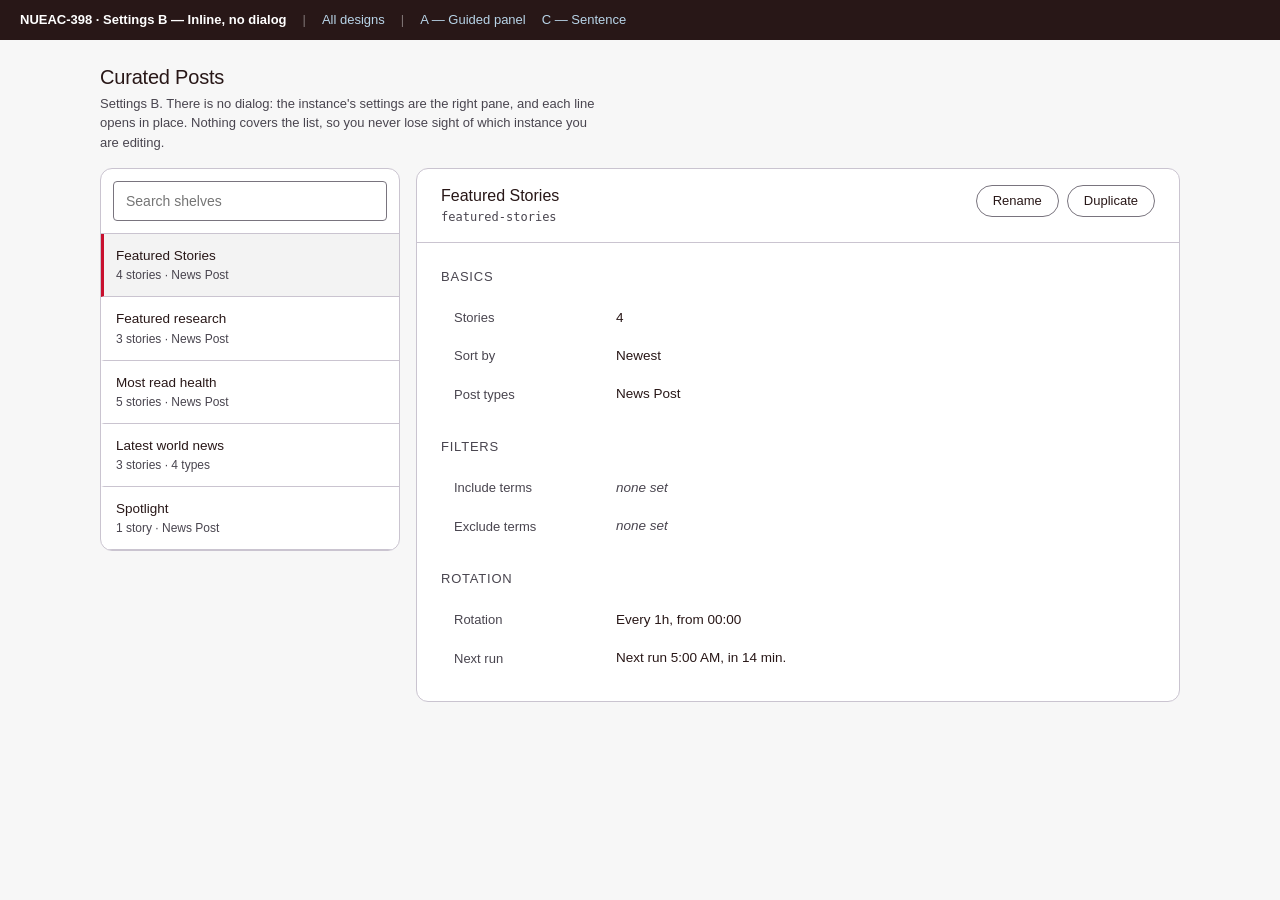
<file: 05-settings-inline.html>
<!doctype html>
<html lang="en">
<head>
<meta charset="utf-8">
<meta name="viewport" content="width=device-width, initial-scale=1">
<title>Settings B — Inline, no dialog · NUEAC-398</title>
<link rel="stylesheet" href="assets/ngn-v2.css?v=202610291208">
<style>
.panes { display: grid; grid-template-columns: minmax(240px, 300px) minmax(0, 1fr); gap: var(--ngn-space-4); align-items: start; }
@media (max-width: 900px) { .panes { grid-template-columns: minmax(0, 1fr); } }

.index { overflow: hidden; display: flex; flex-direction: column; max-height: 640px; }
.index .tools { padding: var(--ngn-space-3); border-bottom: 1px solid var(--ngn-outline-variant); }
.index .tools input { width: 100%; }
.index .scroll { overflow-y: auto; }
.index .row {
  display: block; width: 100%; text-align: left; border: 0; border-bottom: 1px solid var(--ngn-outline-variant);
  border-left: 3px solid transparent; background: none; font: inherit; cursor: pointer;
  padding: var(--ngn-space-3); color: inherit;
}
.index .row:hover { background: var(--ngn-surface-container-low); }
.index .row.is-sel { background: var(--ngn-surface-container); border-left-color: var(--ngn-primary); }
.index .row b { display: block; font-size: 13.5px; font-weight: 500; }
.index .row span { display: block; font-size: 12px; color: var(--ngn-on-surface-variant); }

.detail { display: flex; flex-direction: column; }
.detail-head {
  padding: var(--ngn-space-4) var(--ngn-space-5);
  border-bottom: 1px solid var(--ngn-outline-variant);
  display: flex; align-items: flex-start; gap: var(--ngn-space-3); flex-wrap: wrap;
}
.detail-head .acts { margin-left: auto; display: flex; gap: var(--ngn-space-2); }

.sections { padding: var(--ngn-space-5); display: flex; flex-direction: column; gap: var(--ngn-space-5); }
.sect h3 { margin: 0 0 var(--ngn-space-3); font-size: 13px; font-weight: 500; letter-spacing: .06em; text-transform: uppercase; color: var(--ngn-on-surface-variant); }

/* A read-only line you click to edit. The whole row is the target. */
.line {
  display: flex; align-items: center; gap: var(--ngn-space-3); width: 100%;
  padding: var(--ngn-space-2) var(--ngn-space-3); border: 1px solid transparent;
  border-radius: var(--ngn-radius-sm); background: none; font: inherit; cursor: pointer;
  text-align: left; color: inherit;
}
.line:hover { background: var(--ngn-surface-container-low); border-color: var(--ngn-outline-variant); }
.line .line-label { flex: none; width: 150px; font-size: 13px; color: var(--ngn-on-surface-variant); }
.line .line-value { flex: 1 1 auto; min-width: 0; font-size: 13.5px; }
.line .pencil { opacity: 0; font-size: 12px; color: var(--ngn-on-surface-variant); }
.line:hover .pencil { opacity: 1; }
.line .unset { font-style: italic; color: var(--ngn-on-surface-variant); }

.editing { padding: var(--ngn-space-3); border: 1px solid var(--ngn-tertiary); border-radius: var(--ngn-radius-sm); background: var(--ngn-surface-container-lowest); }
.editing .ed-head { display: flex; align-items: center; gap: var(--ngn-space-2); margin-bottom: var(--ngn-space-3); }
.editing .ed-head b { font-size: 13px; font-weight: 500; }
.editing .ed-actions { margin-left: auto; display: flex; gap: var(--ngn-space-2); }
.chips { display: flex; gap: var(--ngn-space-2); flex-wrap: wrap; }

/* The save bar only exists when something changed. */
.savebar {
  position: sticky; bottom: 0;
  border-top: 1px solid var(--ngn-outline-variant);
  background: var(--ngn-surface);
  padding: var(--ngn-space-3) var(--ngn-space-5);
  display: flex; align-items: center; gap: var(--ngn-space-3);
}
.savebar .spacer { flex: 1 1 auto; }
.savebar .what { font-size: 13px; }
/* display:flex beats the UA rule for [hidden], so say it explicitly. */
.savebar[hidden] { display: none; }
</style>
</head>
<body>

<div class="proto-bar">
  <strong>NUEAC-398 · Settings B — Inline, no dialog</strong>
  <span class="sep">|</span>
  <a href="index.html">All designs</a>
  <span class="sep">|</span>
  <a href="04-settings-guided.html">A — Guided panel</a>
  <a href="06-settings-sentence.html">C — Sentence</a>
</div>

<div class="wrap">
  <h1 class="t-headline" style="margin:0 0 4px">Curated Posts</h1>
  <p class="t-body-sm muted" style="margin:0 0 var(--ngn-space-4);max-width:70ch">
    Settings B. There is no dialog: the instance's settings are the right pane, and each line
    opens in place. Nothing covers the list, so you never lose sight of which instance you
    are editing.
  </p>

  <div class="panes">

    <div class="card index">
      <div class="tools"><input type="search" placeholder="Search shelves" aria-label="Search shelves"></div>
      <div class="scroll" id="list"></div>
    </div>

    <div class="card detail">
      <div class="detail-head">
        <div>
          <h2 class="t-title" style="margin:0">Featured Stories</h2>
          <p class="t-label-sm muted" style="margin:2px 0 0;font-family:var(--ngn-mono)">featured-stories</p>
        </div>
        <div class="acts">
          <button class="btn btn-outlined btn-sm" type="button">Rename</button>
          <button class="btn btn-outlined btn-sm" type="button">Duplicate</button>
        </div>
      </div>

      <div class="sections" id="sections"></div>

      <div class="savebar" id="savebar" hidden>
        <span class="what" id="what"></span>
        <span class="spacer"></span>
        <button class="btn btn-text btn-sm" type="button" id="discard">Discard</button>
        <button class="btn btn-filled btn-sm" type="button" id="save">Save</button>
      </div>
    </div>

  </div>
</div>

<script src="assets/terms.js?v=202610301050"></script>
<script src="assets/settings-data.js?v=202610301050"></script>
<script>
(function () {
  var s = JSON.parse(JSON.stringify(SHELF));
  var editing = null, changes = 0;
  var $ = function (id) { return document.getElementById(id); };
  var esc = function (t) { return String(t).replace(/[&<>]/g, function (c) { return { '&': '&amp;', '<': '&lt;', '>': '&gt;' }[c]; }); };
  var typeName = function (k) { var t = POST_TYPES.filter(function (x) { return x.k === k; })[0]; return t ? t.n : k; };

  var SHELVES = [
    { n: 'Featured Stories', s: 'featured-stories', sub: '4 stories · News Post' },
    { n: 'Featured research', s: 'featured-research', sub: '3 stories · News Post' },
    { n: 'Most read health', s: 'most-read-health', sub: '5 stories · News Post' },
    { n: 'Latest world news', s: 'latest-world-news', sub: '3 stories · 4 types' },
    { n: 'Spotlight', s: 'spotlight', sub: '1 story · News Post' }
  ];

  function renderList() {
    $('list').innerHTML = SHELVES.map(function (x, i) {
      return '<button class="row' + (i === 0 ? ' is-sel' : '') + '" type="button">' +
        '<b>' + esc(x.n) + '</b><span>' + esc(x.sub) + '</span></button>';
    }).join('');
  }

  function line(key, label, value, unset) {
    return '<button class="line" type="button" data-edit="' + key + '">' +
      '<span class="line-label">' + label + '</span>' +
      '<span class="line-value">' + (unset ? '<span class="unset">' + value + '</span>' : value) + '</span>' +
      '<span class="pencil">Edit</span></button>';
  }

  function editor(key) {
    if (key === 'count') {
      return '<div class="editing"><div class="ed-head"><b>Stories</b>' +
        '<span class="ed-actions"><button class="btn btn-text btn-sm" data-cancel>Cancel</button>' +
        '<button class="btn btn-filled btn-sm" data-apply>Done</button></span></div>' +
        '<input type="number" id="ed-count" min="1" max="50" value="' + s.count + '" style="width:120px"></div>';
    }
    if (key === 'types') {
      return '<div class="editing"><div class="ed-head"><b>Post types</b>' +
        '<span class="ed-actions"><button class="btn btn-text btn-sm" data-cancel>Cancel</button>' +
        '<button class="btn btn-filled btn-sm" data-apply>Done</button></span></div>' +
        '<div class="chips">' + POST_TYPES.map(function (t) {
          return '<button class="chip' + (s.types.indexOf(t.k) > -1 ? ' is-on' : '') +
            '" type="button" data-toggle="' + t.k + '">' + esc(t.n) + '</button>';
        }).join('') + '</div></div>';
    }
    if (key === 'rotation') {
      return '<div class="editing"><div class="ed-head"><b>Rotation</b>' +
        '<span class="ed-actions"><button class="btn btn-text btn-sm" data-cancel>Cancel</button>' +
        '<button class="btn btn-filled btn-sm" data-apply>Done</button></span></div>' +
        '<label style="display:flex;gap:8px;align-items:center;cursor:pointer"><input type="checkbox" id="ed-rot" ' +
        (s.rotation.on ? 'checked' : '') + '> <span class="t-label">Rotate automatically</span></label>' +
        '<div style="display:flex;gap:12px;margin-top:12px">' +
        '<div class="field" style="width:110px"><label for="ed-int">Every</label><input type="text" id="ed-int" value="' + esc(s.rotation.interval) + '"></div>' +
        '<div class="field" style="width:140px"><label for="ed-start">Starting at</label><input type="time" id="ed-start" value="' + esc(s.rotation.start) + '"></div>' +
        '</div></div>';
    }
    return '';
  }

  function render() {
    var inc = s.include.length ? s.include.map(function (f) { return esc(f.term); }).join(', ') : 'none set';
    var exc = s.exclude.length ? s.exclude.map(function (f) { return esc(f.term); }).join(', ') : 'none set';

    $('sections').innerHTML =
      '<div class="sect"><h3>Basics</h3>' +
        (editing === 'count' ? editor('count') : line('count', 'Stories', s.count)) +
        line('sort', 'Sort by', s.sort) +
        (editing === 'types' ? editor('types') : line('types', 'Post types', s.types.map(typeName).join(', ') || 'none', !s.types.length)) +
      '</div>' +
      '<div class="sect"><h3>Filters</h3>' +
        line('include', 'Include terms', inc, !s.include.length) +
        line('exclude', 'Exclude terms', exc, !s.exclude.length) +
      '</div>' +
      '<div class="sect"><h3>Rotation</h3>' +
        (editing === 'rotation' ? editor('rotation')
          : line('rotation', 'Rotation', s.rotation.on ? 'Every ' + esc(s.rotation.interval) + ', from ' + esc(s.rotation.start) : 'off', !s.rotation.on)) +
        (s.rotation.on && editing !== 'rotation' ? line('upcoming', 'Next run', esc(nextRunLine(s.rotation.start, s.rotation.interval))) : '') +
      '</div>';

    $('savebar').hidden = changes === 0;
    $('what').textContent = changes === 1 ? '1 unsaved change' : changes + ' unsaved changes';
  }

  document.addEventListener('click', function (ev) {
    var ed = ev.target.closest('[data-edit]'),
        tg = ev.target.closest('[data-toggle]'),
        ok = ev.target.closest('[data-apply]'),
        no = ev.target.closest('[data-cancel]');

    if (tg) { var i = s.types.indexOf(tg.dataset.toggle); if (i > -1) s.types.splice(i, 1); else s.types.push(tg.dataset.toggle); return render(); }
    if (no) { editing = null; return render(); }
    if (ok) {
      if (editing === 'count') s.count = +document.getElementById('ed-count').value || 1;
      if (editing === 'rotation') {
        s.rotation.on = document.getElementById('ed-rot').checked;
        s.rotation.interval = document.getElementById('ed-int').value;
        s.rotation.start = document.getElementById('ed-start').value;
      }
      changes++; editing = null; return render();
    }
    if (ed) { editing = ed.dataset.edit; return render(); }
  });

  $('discard').addEventListener('click', function () { s = JSON.parse(JSON.stringify(SHELF)); changes = 0; editing = null; render(); });
  $('save').addEventListener('click', function () { changes = 0; render(); });

  renderList();
  render();
})();
</script>
</body>
</html>
</file>
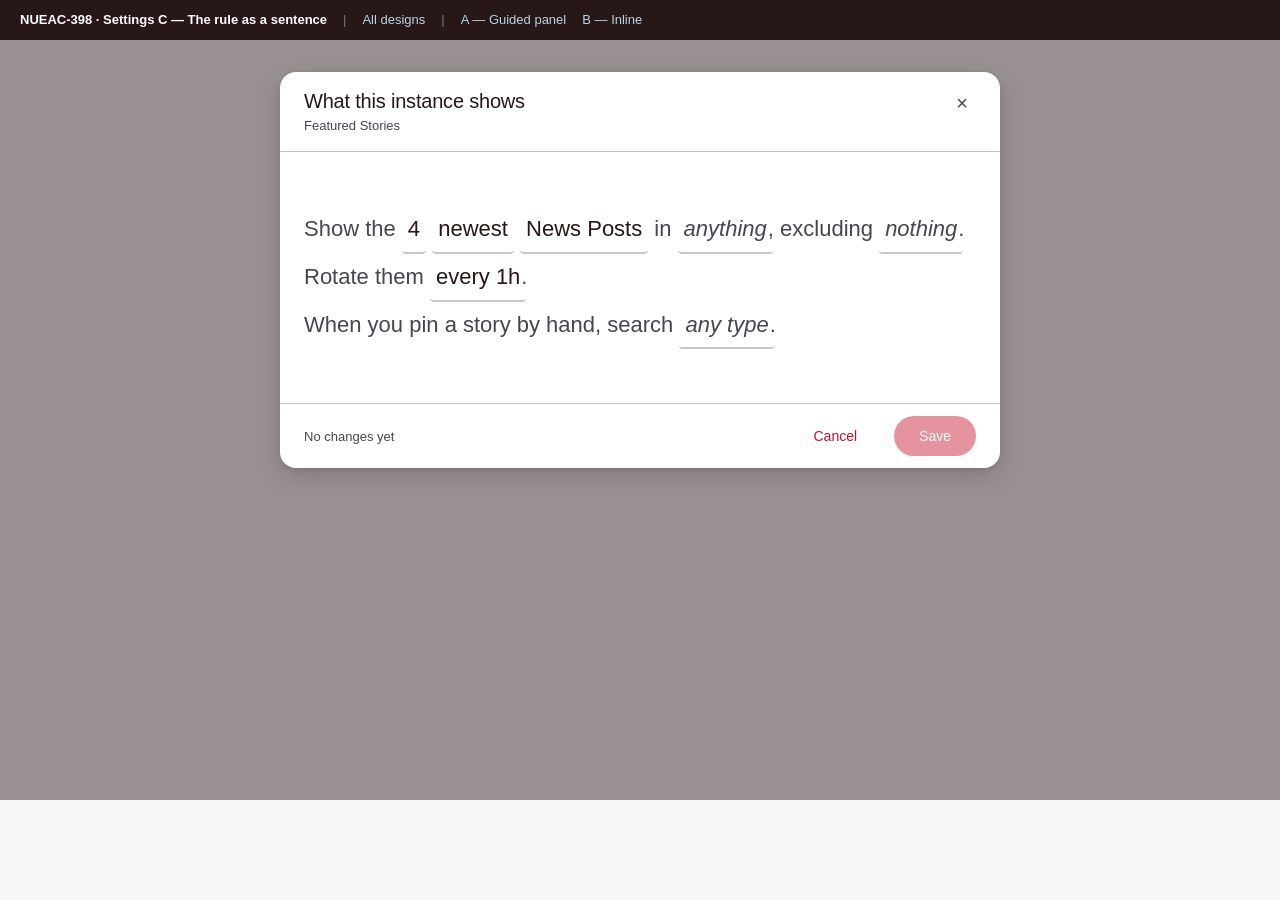
<file: 06-settings-sentence.html>
<!doctype html>
<html lang="en">
<head>
<meta charset="utf-8">
<meta name="viewport" content="width=device-width, initial-scale=1">
<title>Settings C — The rule as a sentence · NUEAC-398</title>
<link rel="stylesheet" href="assets/ngn-v2.css?v=202610291208">
<style>
.sheet { width: 100%; max-width: 720px; display: flex; flex-direction: column; }
.sheet-head {
  padding: var(--ngn-space-4) var(--ngn-space-5);
  border-bottom: 1px solid var(--ngn-outline-variant);
  display: flex; align-items: flex-start;
}
.sheet-head .x { margin-left: auto; border: 0; background: none; cursor: pointer; font-size: 20px; color: var(--ngn-on-surface-variant); padding: 4px 8px; border-radius: var(--ngn-radius-full); }
.sheet-head .x:hover { background: var(--ngn-surface-container); }

.rule { padding: var(--ngn-space-6) var(--ngn-space-5); font-size: 22px; line-height: 1.9; }

/* Every editable part of the rule is a real button that looks like text. */
.tok {
  border: 0; background: none; font: inherit; color: var(--ngn-on-surface);
  cursor: pointer; padding: 2px 6px; border-radius: var(--ngn-radius-xs);
  border-bottom: 2px solid var(--ngn-outline-variant);
}
.tok:hover { background: var(--ngn-surface-container); border-bottom-color: var(--ngn-on-surface-variant); }
.tok.is-open { background: var(--ngn-secondary-container); border-bottom-color: var(--ngn-on-surface); }
.tok.is-empty { color: var(--ngn-on-surface-variant); font-style: italic; }

.rule .plain { color: var(--ngn-on-surface-variant); }

/* A token carries side padding, which leaves a visible gap before the comma
   or full stop that follows it. Pull the punctuation back onto the word. */
.rule .punc { color: var(--ngn-on-surface-variant); margin-left: -5px; }


.editor {
  margin: 0 var(--ngn-space-5) var(--ngn-space-5);
  border: 1px solid var(--ngn-tertiary); border-radius: var(--ngn-radius-md);
  padding: var(--ngn-space-4); display: flex; flex-direction: column; gap: var(--ngn-space-3);
}
.editor h3 { margin: 0; font-size: 13px; font-weight: 500; letter-spacing: .06em; text-transform: uppercase; color: var(--ngn-on-surface-variant); }
.chips { display: flex; gap: var(--ngn-space-2); flex-wrap: wrap; }
.editor .done { align-self: flex-start; }
/* The next-run line answers the question; the list is supporting detail,
   so it gets a gap rather than running straight on. */
.upcoming-label { margin: var(--ngn-space-3) 0 6px; font-size: 13px; font-weight: 500; }
.upcoming {
  margin: 0; padding: 0; list-style: none;
  font-size: 13px; color: var(--ngn-on-surface-variant);
  display: grid; gap: 2px; font-variant-numeric: tabular-nums;
}

.sheet-foot {
  border-top: 1px solid var(--ngn-outline-variant);
  padding: var(--ngn-space-3) var(--ngn-space-5);
  display: flex; gap: var(--ngn-space-3); align-items: center;
}
.sheet-foot .spacer { flex: 1 1 auto; }


.group {
  border: 1px solid var(--ngn-outline-variant); border-radius: var(--ngn-radius-sm);
  padding: var(--ngn-space-3); display: flex; flex-direction: column; gap: var(--ngn-space-2);
}
.group + .group { margin-top: calc(var(--ngn-space-2) * -1); }
.group-head { display: flex; align-items: center; gap: var(--ngn-space-2); }
.group-head b { font-size: 13px; font-weight: 500; }
.group-head .btn { margin-left: auto; }

.sheet-foot .problem { color: var(--ngn-error); font-size: 13px; }
.sheet-foot .btn[disabled] { opacity: .45; cursor: not-allowed; }

/* The dialog scrolls rather than the page, so a long rule never pushes the
   footer out of reach. */
.sheet { max-height: calc(100vh - 80px); }
.sheet-scroll { overflow-y: auto; flex: 1 1 auto; }
</style>
</head>
<body>

<div class="proto-bar">
  <strong>NUEAC-398 · Settings C — The rule as a sentence</strong>
  <span class="sep">|</span>
  <a href="index.html">All designs</a>
  <span class="sep">|</span>
  <a href="04-settings-guided.html">A — Guided panel</a>
  <a href="05-settings-inline.html">B — Inline</a>
</div>

<div class="scrim">
  <div class="sheet" role="dialog" aria-modal="true" aria-labelledby="t">

    <div class="sheet-head">
      <div>
        <h2 class="t-headline" id="t" style="margin:0">What this instance shows</h2>
        <p class="t-body-sm muted" style="margin:2px 0 0">Featured Stories</p>
      </div>
      <button class="x" type="button" aria-label="Close">&times;</button>
    </div>

    <div class="sheet-scroll">
      <p class="rule" id="rule"></p>


      <div id="editor"></div>
    </div>

    <div class="sheet-foot">
      <span class="t-body-sm muted" id="dirty">No changes yet</span>
      <span class="problem" id="problem" role="status"></span>
      <span class="spacer"></span>
      <button class="btn btn-text" type="button" id="cancel">Cancel</button>
      <button class="btn btn-filled" type="button" id="save">Save</button>
    </div>

  </div>
</div>

<script src="assets/terms.js?v=202610301050"></script>
<script src="assets/settings-data.js?v=202610301050"></script>
<script>
(function () {
  /* The query groups terms BY TAXONOMY. buildQueryParams emits one
     { taxonomy, terms } clause per group, and clauses are ANDed, so a single
     OR group can never span two taxonomies. The state mirrors that shape:

       filters[taxSlug] = { groups: [ [term, term], [term] ], exclude: [term] }

     groups[0] is the taxonomy's base include; the rest are its AND groups. */
  var SAVED = {
    count: 4, sort: 'Newest', types: ['newspost'], windowDays: 14, searchTypes: [],
    filters: {},
    rotation: { on: true, interval: '1h', start: '00:00' }
  };

  var draft = clone(SAVED), open = null, lastTok = null, taxKey = null, termQ = {};
  var $ = function (id) { return document.getElementById(id); };
  function clone(o) { return JSON.parse(JSON.stringify(o)); }
  var esc = function (t) { return String(t).replace(/[&<>]/g, function (c) { return { '&': '&amp;', '<': '&lt;', '>': '&gt;' }[c]; }); };
  var changed = function () { return norm(draft) !== norm(SAVED); };

  /* Opening a taxonomy's editor creates its filter record, so a plain look
     round used to count as an edit. Comparing normalised copies, with the
     empty records and empty groups dropped, keeps Save honest. */
  function norm(d) {
    var c = JSON.parse(JSON.stringify(d));
    Object.keys(c.filters).forEach(function (tax) {
      var f = c.filters[tax];
      f.groups = f.groups.filter(function (g) { return g.length; });
      if (!f.groups.length && !f.exclude.length) delete c.filters[tax];
    });
    return JSON.stringify(c);
  }

  var typeName = function (k) { var t = POST_TYPES.filter(function (x) { return x.k === k; })[0]; return t ? t.n : k; };
  var pluralType = function (k, n) { var nm = typeName(k); return n === 1 || /s$/.test(nm) ? nm : nm + 's'; };
  var INTERVALS = ['15m', '30m', '1h', '2h', '3h', '4h', '6h', '12h', '24h'];
  var isCustom = function (v) { return INTERVALS.indexOf(v) < 0; };

  /* The filter record for one taxonomy, created on first use. */
  function fil(tax) {
    if (!draft.filters[tax]) draft.filters[tax] = { groups: [[]], exclude: [] };
    if (!draft.filters[tax].groups.length) draft.filters[tax].groups = [[]];
    return draft.filters[tax];
  }

  /* Every include clause the query would emit: one per non-empty group, each
     tagged with the taxonomy it belongs to. */
  function clauses() {
    var out = [];
    Object.keys(draft.filters).forEach(function (tax) {
      draft.filters[tax].groups.forEach(function (g, gi) {
        if (g.length) out.push({ tax: tax, gi: gi, terms: g });
      });
    });
    return out;
  }

  function allExcluded() {
    var out = [];
    Object.keys(draft.filters).forEach(function (tax) {
      draft.filters[tax].exclude.forEach(function (t) { out.push({ tax: tax, term: t }); });
    });
    return out;
  }

  function clampWhole(raw, lo, hi) {
    var n = Math.round(parseFloat(raw));
    if (!isFinite(n)) return lo;
    return Math.min(hi, Math.max(lo, n));
  }

  function listJoin(items) {
    if (items.length < 3) return items.join(' or ');
    return items.slice(0, -1).join(', ') + ' or ' + items[items.length - 1];
  }

  function problems(d) {
    var out = [];
    if (d.sort !== 'Most viewed' && d.rotation.on && !intervalMinutes(d.rotation.interval)) {
      out.push('"' + (d.rotation.interval || 'blank') + '" is not an interval. Try 1h, 30m or a number of minutes.');
    }
    Object.keys(d.filters).forEach(function (tax) {
      var f = d.filters[tax];
      var inc = f.groups.reduce(function (a, g) { return a.concat(g); }, []);
      f.exclude.forEach(function (t) {
        if (inc.indexOf(t) > -1) {
          out.push('\u201c' + t + '\u201d is both required and excluded, so nothing can match it.');
        }
      });
    });
    return out;
  }

  function tok(key, text, empty, ref) {
    return '<button class="tok' + (open === key ? ' is-open' : '') + (empty ? ' is-empty' : '') +
      '" type="button" data-tok="' + key + '"' + (ref ? ' data-ref="' + ref + '"' : '') +
      '>' + esc(text) + '</button>';
  }

  /* One token per clause, joined by "and also in", because separate clauses
     are ANDed while the terms inside one are ORed. */
  function groupTokens() {
    var c = clauses();
    if (!c.length) return tok('include', 'anything', true);
    return c.map(function (x) {
      return tok('include', listJoin(x.terms), false, x.tax + ':' + x.gi);
    }).join(' <span class="plain">and also in</span> ');
  }


  function rule() {
    var views = draft.sort === 'Most viewed';
    var str = '<span class="plain">Show the</span> ' +
      tok('count', draft.count === 1 ? 'single' : draft.count) + ' ' +
      tok('sort', views ? 'most viewed' : 'newest') + ' ' +
      tok('types', draft.types.length
        ? listJoin(draft.types.map(function (k) { return pluralType(k, draft.count); }))
        : 'stories of any type', !draft.types.length);

    if (views) str += ' <span class="plain">from the last</span> ' +
      tok('window', draft.windowDays + (draft.windowDays === 1 ? ' day' : ' days'));

    var ex = allExcluded();
    str += ' <span class="plain">in</span> ' + groupTokens() +
      '<span class="punc">,</span> <span class="plain">excluding</span> ' +
      tok('exclude', ex.length ? listJoin(ex.map(function (f) { return f.term; })) : 'nothing', !ex.length) +
      '<span class="punc">.</span>';

    str += views
      ? '<br><span class="plain">Most viewed reshuffles itself, so there is no rotation.</span>'
      : (draft.rotation.on
        ? '<br><span class="plain">Rotate them</span> ' + tok('rotation', 'every ' + draft.rotation.interval) + '<span class="punc">.</span>'
        : '<br>' + tok('rotation', 'They never rotate', true) + '<span class="punc">.</span>');

    str += '<br><span class="plain">When you pin a story by hand, search</span> ' +
      tok('searchTypes', draft.searchTypes.length
        ? listJoin(draft.searchTypes.map(function (k) { return pluralType(k, 2); }))
        : 'any type', !draft.searchTypes.length) +
      '<span class="punc">.</span>';

    return str;
  }

  function countLine(tax, showing, q) {
    if (q) {
      var hits = countMatches(taxKey, q);
      if (!hits) return 'Nothing matches \u201c' + esc(q) + '\u201d.';
      return hits.toLocaleString() + (hits === 1 ? ' term matches \u201c' : ' terms match \u201c') +
        esc(q) + '\u201d' + (hits > showing ? ', showing the closest ' + showing : '') + '.';
    }
    if (showing >= tax.count) return tax.count.toLocaleString() + (tax.count === 1 ? ' term.' : ' terms.');
    return 'Showing ' + showing + ' of ' + tax.count.toLocaleString() + '. Type to find the rest.';
  }

  /* One group within one taxonomy. gi -1 means the taxonomy's exclude list. */
  function groupBox(tax, bucket, gi, isEx) {
    var key = (isEx ? 'x' : gi);
    var q = termQ[key] || '';
    var shown = searchTerms(taxKey, q, 40);
    var title = isEx ? 'Never tagged' : (gi === 0 ? 'Has any of' : 'AND has any of');
    var groupCount = fil(taxKey).groups.length;

    return '<div class="group">' +
      '<div class="group-head"><b>' + title + ' <span class="muted">(' + bucket.length + ' selected)</span></b>' +
        (!isEx && groupCount > 1
          ? '<button class="btn btn-text btn-sm" type="button" data-dropgroup="' + gi + '">Remove</button>' : '') +
      '</div>' +
      '<div class="field"><label for="e-q-' + key + '">Search ' + esc(tax.n) + '</label>' +
        '<input type="search" id="e-q-' + key + '" data-q="' + key + '" value="' + esc(q) +
        '" placeholder="Type a name or a slug\u2026"></div>' +
      '<div class="chips">' + shown.map(function (t) {
        var on = bucket.indexOf(t.n) > -1;
        return '<button class="chip' + (on ? ' is-on' : '') + '" type="button" data-term="' + esc(t.n) +
          '" data-gi="' + key + '"' + (t.p ? ' title="Inside ' + esc(t.p) + '"' : '') + '>' +
          (t.p ? '<span class="muted">' + esc(t.p) + ' \u203a </span>' : '') + esc(t.n) +
          ' <span class="muted">' + t.c.toLocaleString() + '</span></button>';
      }).join('') + '</div>' +
      '<p class="t-body-sm muted" style="margin:0">' + countLine(tax, shown.length, q) + '</p>' +
      (bucket.length ? '<div class="chips" style="padding-top:var(--ngn-space-2);border-top:1px solid var(--ngn-outline-variant)">' +
        bucket.map(function (t) {
          return '<span class="chip' + (isEx ? ' chip-exclude' : ' is-on') + '">' + esc(t) +
            ' <button class="chip-remove" type="button" data-rm="' + esc(t) + '" data-gi="' + key +
            '" aria-label="Remove ' + esc(t) + '">&times;</button></span>';
        }).join('') + '</div>' : '') +
    '</div>';
  }

  /* Which other taxonomies already carry filters, so switching away does not
     hide what is set. */
  function elsewhere() {
    var others = Object.keys(draft.filters).filter(function (t) {
      if (t === taxKey) return false;
      var f = draft.filters[t];
      return f.groups.some(function (g) { return g.length; }) || f.exclude.length;
    });
    if (!others.length) return '';
    return '<p class="t-body-sm muted" style="margin:0">Also filtered: ' +
      others.map(function (t) {
        var f = draft.filters[t];
        var n = f.groups.reduce(function (a, g) { return a + g.length; }, 0) + f.exclude.length;
        return esc(TAXONOMIES[t].n) + ' (' + n + ')';
      }).join(', ') + '.</p>';
  }

  function upcoming(rot) {
    var times = nextRotations(rot.start, rot.interval, 5);
    if (!times.length) return '<p class="t-body-sm muted" style="margin:0">Try 1h, 30m, 1h 30m, or a number of minutes.</p>';
    var clock = function (d) {
      return d.toLocaleString(undefined, { weekday: 'short', month: 'short', day: 'numeric',
                                           hour: 'numeric', minute: '2-digit' });
    };
    var repeats = 1440 % intervalMinutes(rot.interval) === 0;
    return '<p class="t-body-sm muted" style="margin:0 0 4px">' + esc(nextRunLine(rot.start, rot.interval)) + '</p>' +
      '<p class="upcoming-label">Upcoming rotations</p>' +
      '<ol class="upcoming">' + times.map(function (t) { return '<li>' + esc(clock(t)) + '</li>'; }).join('') + '</ol>' +
      (repeats ? '' :
        '<p class="t-body-sm muted" style="margin:6px 0 0">The times move each day, because ' +
        esc(rot.interval) + ' does not divide evenly into 24 hours.</p>');
  }

  function editor() {
    if (!open) return '';
    var head = function (t) { return '<h3>' + t + '</h3>'; };
    var done = '<button class="btn btn-outlined btn-sm done" type="button" data-close>Done</button>';

    if (open === 'count') return '<div class="editor">' + head('How many stories') +
      '<label class="screen-reader-text" for="e-count">How many stories</label>' +
      '<input type="number" id="e-count" min="1" max="50" step="1" value="' + draft.count + '" style="width:120px">' +
      '<p class="t-body-sm muted" style="margin:0" id="e-count-note">1 to 50.</p>' + done + '</div>';

    if (open === 'window') return '<div class="editor">' + head('How far back to look') +
      '<div style="display:flex;gap:8px;align-items:center">' +
      '<label class="screen-reader-text" for="e-window">How many days back</label>' +
      '<input type="number" id="e-window" min="1" step="1" value="' + draft.windowDays + '" style="width:110px">' +
      '<span class="t-body-sm muted">days</span></div>' + done + '</div>';

    if (open === 'sort') return '<div class="editor">' + head('Order') + '<div class="chips">' +
      ['Newest', 'Most viewed'].map(function (o) {
        return '<button class="chip' + (draft.sort === o ? ' is-on' : '') + '" type="button" data-sort="' + o + '">' + o + '</button>';
      }).join('') + '</div>' + done + '</div>';

    if (open === 'types') return '<div class="editor">' + head('Where stories come from') + '<div class="chips">' +
      POST_TYPES.map(function (t) {
        return '<button class="chip' + (draft.types.indexOf(t.k) > -1 ? ' is-on' : '') + '" type="button" data-type="' + t.k + '"' +
          (t.tax.length ? '' : ' title="No filterable taxonomies"') + '>' + esc(t.n) +
          (t.tax.length ? '' : ' <span class="muted">\u00b7 no filters</span>') + '</button>';
      }).join('') + '</div><p class="t-body-sm muted" style="margin:0">' +
      (draft.types.length
        ? draft.types.length + ' selected \u00b7 ' + taxonomiesFor(draft.types).length + ' taxonomies available'
        : 'Nothing selected, so every type is included. Pick some to narrow it, and to filter by term.') +
      '</p>' + done + '</div>';

    if (open === 'searchTypes') return '<div class="editor">' + head('Types you can pin by hand') +
      '<div class="chips">' + POST_TYPES.map(function (t) {
        return '<button class="chip' + (draft.searchTypes.indexOf(t.k) > -1 ? ' is-on' : '') +
          '" type="button" data-stype="' + t.k + '">' + esc(t.n) + '</button>';
      }).join('') + '</div><p class="t-body-sm muted" style="margin:0">' +
      (draft.searchTypes.length
        ? draft.searchTypes.length + ' of ' + POST_TYPES.length + ' selected.'
        : 'Nothing selected, so the search offers all ' + POST_TYPES.length + ' types.') +
      '</p>' + done + '</div>';

    if (open === 'include' || open === 'exclude') {
      var isEx = open === 'exclude';
      var available = taxonomiesFor(draft.types);
      if (!available.length) return '<div class="editor">' + head('No filters available') +
        '<p class="t-body-sm" style="margin:0">' +
        (draft.types.length
          ? 'These post types have nothing to filter on.'
          : 'Pick a post type first. Term filters belong to a type.') + '</p>' + done + '</div>';
      if (available.indexOf(taxKey) < 0) taxKey = available[0];
      var tax = TAXONOMIES[taxKey];
      var f = fil(taxKey);

      return '<div class="editor">' +
        head(isEx ? 'Never show stories tagged' : 'Only stories tagged') +
        '<label class="screen-reader-text" for="e-tax">Taxonomy</label>' +
        '<select id="e-tax">' + available.map(function (k) {
          var ff = draft.filters[k];
          var n = ff ? ff.groups.reduce(function (a, g) { return a + g.length; }, 0) + ff.exclude.length : 0;
          return '<option value="' + k + '"' + (k === taxKey ? ' selected' : '') + '>' + esc(TAXONOMIES[k].n) +
            ' (' + TAXONOMIES[k].count.toLocaleString() + ')' + (n ? ' \u2022 ' + n + ' set' : '') + '</option>';
        }).join('') + '</select>' +
        (isEx
          ? groupBox(tax, f.exclude, -1, true)
          : f.groups.map(function (g, gi) { return groupBox(tax, g, gi, false); }).join('') +
            '<button class="btn btn-outlined btn-sm" type="button" data-addgroup style="align-self:flex-start">' +
            '+ Add AND group to ' + esc(tax.n) + '</button>') +
        elsewhere() +
        done + '</div>';
    }

    if (open === 'rotation') return '<div class="editor">' + head('Rotation') +
      '<label style="display:flex;gap:8px;align-items:center;cursor:pointer"><input type="checkbox" id="e-rot" ' +
      (draft.rotation.on ? 'checked' : '') + '> <span class="t-label">Rotate automatically</span></label>' +
      (draft.rotation.on ? '' : '<p class="t-body-sm muted" style="margin:0">Turn this on to set an interval.</p>') +
      '<div style="display:flex;gap:12px;flex-wrap:wrap">' +
        '<div class="field"><label for="e-every">Every</label>' +
          '<select id="e-every"' + (draft.rotation.on ? '' : ' disabled') + '>' +
          INTERVALS.map(function (o) { return '<option value="' + o + '"' + (o === draft.rotation.interval ? ' selected' : '') + '>' + o + '</option>'; }).join('') +
          '<option value="custom"' + (isCustom(draft.rotation.interval) ? ' selected' : '') + '>Custom\u2026</option>' +
          '</select></div>' +
        (isCustom(draft.rotation.interval)
          ? '<div class="field" style="width:130px"><label for="e-int">How long</label>' +
            '<input type="text" id="e-int" value="' + esc(draft.rotation.interval) + '" placeholder="1h 30m"' +
            (draft.rotation.on ? '' : ' disabled') + '></div>' : '') +
        '<div class="field" style="width:150px"><label for="e-start">Starting at</label>' +
        '<input type="time" id="e-start" value="' + esc(draft.rotation.start) + '"' + (draft.rotation.on ? '' : ' disabled') + '></div>' +
      '</div>' +
      '<div id="e-next">' + (draft.rotation.on ? upcoming(draft.rotation) : '') + '</div>' + done + '</div>';
    return '';
  }

  function refreshSave() {
    var bad = problems(draft);
    $('dirty').textContent = bad.length ? '' : (changed() ? 'Unsaved changes' : 'No changes yet');
    $('problem').textContent = bad[0] || '';
    $('save').disabled = bad.length > 0 || !changed();
  }

  function bindTax() {
    var t = $('e-tax');
    if (t) t.addEventListener('change', function () { taxKey = this.value; termQ = {}; render(); });
  }

  function render() {
    $('rule').innerHTML = rule();
    $('editor').innerHTML = editor();
    refreshSave();
    bindTax();
  }

  function redrawTerms(boxId) {
    var ed = $('editor'), box = $(boxId);
    if (!ed || !box) return;
    var at = box.selectionStart;
    ed.innerHTML = editor();
    var again = $(boxId);
    if (again) { again.focus(); again.setSelectionRange(at, at); }
    bindTax();
  }

  function focusEditor() {
    var first = $('editor').querySelector('input, select, button');
    if (first) first.focus();
  }

  function closeEditor() {
    var back = lastTok;
    open = null; termQ = {};
    render();
    var el = back && document.querySelector('[data-tok="' + back + '"]');
    if (el) el.focus();
  }

  /* The bucket a term click belongs to: a numbered group, or the exclude list. */
  function bucketFor(gi) {
    return gi === 'x' ? fil(taxKey).exclude : fil(taxKey).groups[+gi];
  }

  document.addEventListener('click', function (ev) {
    var t = ev.target.closest('[data-tok]'), c = ev.target.closest('[data-close]'),
        ty = ev.target.closest('[data-type]'), so = ev.target.closest('[data-sort]'),
        tm = ev.target.closest('[data-term]'), rm = ev.target.closest('[data-rm]'),
        st = ev.target.closest('[data-stype]'), dg = ev.target.closest('[data-dropgroup]');

    if (c) { closeEditor(); return; }
    if (ty) { var i = draft.types.indexOf(ty.dataset.type); if (i > -1) draft.types.splice(i, 1); else draft.types.push(ty.dataset.type); return render(); }
    if (so) { draft.sort = so.dataset.sort; return render(); }
    if (st) { var j = draft.searchTypes.indexOf(st.dataset.stype); if (j > -1) draft.searchTypes.splice(j, 1); else draft.searchTypes.push(st.dataset.stype); return render(); }
    if (rm) { var b = bucketFor(rm.dataset.gi); var k = b.indexOf(rm.dataset.rm); if (k > -1) b.splice(k, 1); return render(); }
    if (tm) {
      var bucket = bucketFor(tm.dataset.gi), term = tm.dataset.term, at = bucket.indexOf(term);
      if (at > -1) { bucket.splice(at, 1); }
      else {
        // Within one taxonomy a term cannot be required and excluded at once.
        var f = fil(taxKey);
        if (tm.dataset.gi === 'x') {
          f.groups.forEach(function (g) { var q = g.indexOf(term); if (q > -1) g.splice(q, 1); });
        } else {
          var e = f.exclude.indexOf(term); if (e > -1) f.exclude.splice(e, 1);
        }
        bucket.push(term);
      }
      return render();
    }
    if (ev.target.closest('[data-addgroup]')) { fil(taxKey).groups.push([]); return render(); }
    if (dg) { fil(taxKey).groups.splice(+dg.dataset.dropgroup, 1); termQ = {}; return render(); }
    if (t) {
      if (open === t.dataset.tok && !t.dataset.ref) { closeEditor(); return; }
      open = t.dataset.tok; termQ = {}; lastTok = t.dataset.tok;
      if (t.dataset.ref) taxKey = t.dataset.ref.split(':')[0];
      render(); focusEditor();
      return;
    }
  });

  document.addEventListener('input', function (ev) {
    if (ev.target.id === 'e-count') {
      draft.count = clampWhole(ev.target.value, 1, 50);
      if (ev.target.value !== '' && +ev.target.value !== draft.count) ev.target.value = draft.count;
      var note = $('e-count-note');
      if (note) note.textContent = ev.target.value === '' ? 'Enter a number from 1 to 50.' : '1 to 50.';
      $('rule').innerHTML = rule();
      refreshSave();
    }
    if (ev.target.id === 'e-window') {
      draft.windowDays = clampWhole(ev.target.value, 1, 3650);
      if (ev.target.value !== '' && +ev.target.value !== draft.windowDays) ev.target.value = draft.windowDays;
      $('rule').innerHTML = rule();
      refreshSave();
    }
    if (ev.target.id === 'e-int') {
      draft.rotation.interval = ev.target.value;
      $('rule').innerHTML = rule(); $('e-next').innerHTML = upcoming(draft.rotation); refreshSave();
    }
    if (ev.target.id === 'e-start') {
      draft.rotation.start = ev.target.value;
      $('e-next').innerHTML = upcoming(draft.rotation); refreshSave();
    }
    if (ev.target.dataset && ev.target.dataset.q !== undefined) {
      termQ[ev.target.dataset.q] = ev.target.value;
      redrawTerms(ev.target.id);
    }
  });

  document.addEventListener('change', function (ev) {
    if (ev.target.id === 'e-rot') { draft.rotation.on = ev.target.checked; render(); }
    if (ev.target.id === 'e-every') {
      draft.rotation.interval = ev.target.value === 'custom' ? '' : ev.target.value;
      render();
      var box = $('e-int'); if (box) box.focus();
    }
  });

  document.addEventListener('keydown', function (ev) {
    if (ev.key !== 'Escape' || !open) return;
    if ($('editor').contains(document.activeElement) || document.activeElement.dataset.tok) {
      ev.preventDefault(); closeEditor();
    }
  });

  $('cancel').addEventListener('click', function () { draft = clone(SAVED); open = null; termQ = {}; render(); });
  $('save').addEventListener('click', function () {
    if (problems(draft).length || !changed()) return;
    SAVED = clone(draft); render();
  });

  render();
})();
</script>
</body>
</html>
</file>
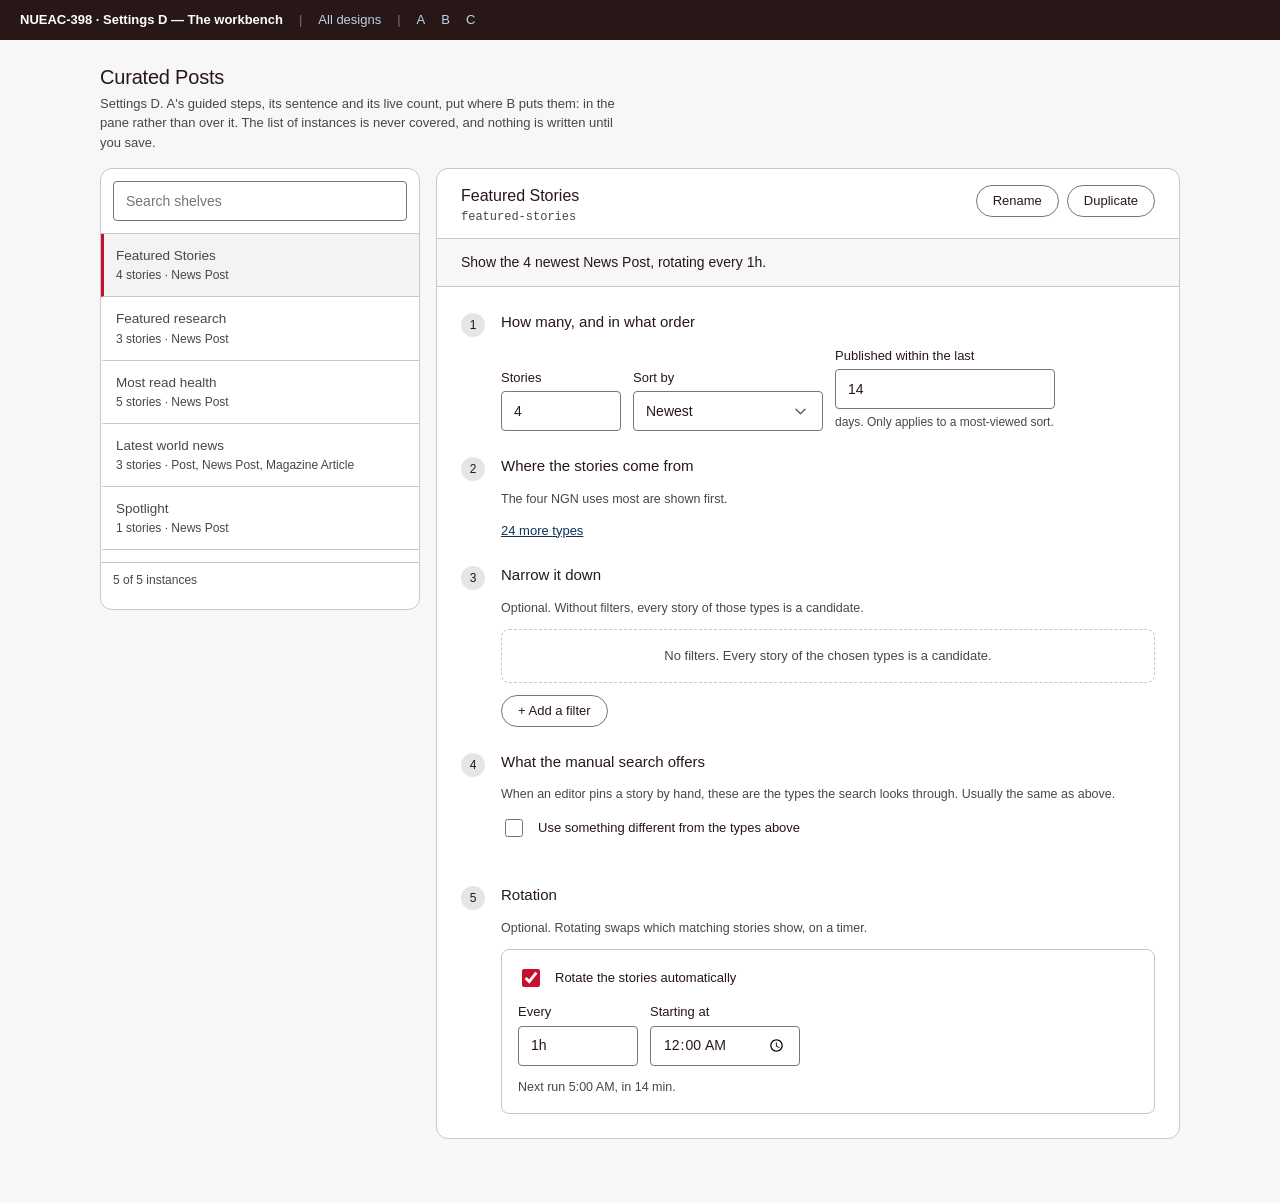
<file: 07-settings-workbench.html>
<!doctype html>
<html lang="en">
<head>
<meta charset="utf-8">
<meta name="viewport" content="width=device-width, initial-scale=1">
<title>Settings D — The workbench · NUEAC-398</title>
<link rel="stylesheet" href="assets/ngn-v2.css?v=202610291208">
<style>
.panes { display: grid; grid-template-columns: minmax(250px, 320px) minmax(0, 1fr); gap: var(--ngn-space-4); align-items: start; }
@media (max-width: 980px) { .panes { grid-template-columns: minmax(0, 1fr); } .index { max-height: 300px; } }

/* Left: the instances. Never covered, never moves. */
.index { overflow: hidden; display: flex; flex-direction: column; max-height: 700px; position: sticky; top: var(--ngn-space-4); }
.index .tools { padding: var(--ngn-space-3); border-bottom: 1px solid var(--ngn-outline-variant); }
.index .tools input { width: 100%; }
.index .scroll { overflow-y: auto; flex: 1 1 auto; }
.index .foot { border-top: 1px solid var(--ngn-outline-variant); padding: var(--ngn-space-2) var(--ngn-space-3); font-size: 12px; color: var(--ngn-on-surface-variant); }
.shelf {
  display: flex; align-items: center; gap: var(--ngn-space-2); width: 100%; text-align: left;
  border: 0; border-bottom: 1px solid var(--ngn-outline-variant); border-left: 3px solid transparent;
  background: none; font: inherit; cursor: pointer; padding: var(--ngn-space-3); color: inherit;
}
.shelf:hover { background: var(--ngn-surface-container-low); }
.shelf.is-sel { background: var(--ngn-surface-container); border-left-color: var(--ngn-primary); }
.shelf .txt { min-width: 0; flex: 1 1 auto; }
.shelf b { display: block; font-size: 13.5px; font-weight: 500; white-space: nowrap; overflow: hidden; text-overflow: ellipsis; }
.shelf span { display: block; font-size: 12px; color: var(--ngn-on-surface-variant); white-space: nowrap; overflow: hidden; text-overflow: ellipsis; }
.shelf .edited { flex: none; width: 7px; height: 7px; border-radius: 50%; background: var(--ngn-tertiary); }

/* Right: the settings themselves. */
.work { display: flex; flex-direction: column; min-height: 640px; }
.work-head { padding: var(--ngn-space-4) var(--ngn-space-5) var(--ngn-space-3); border-bottom: 1px solid var(--ngn-outline-variant); display: flex; gap: var(--ngn-space-3); align-items: flex-start; flex-wrap: wrap; }
.work-head .acts { margin-left: auto; display: flex; gap: var(--ngn-space-2); }

.summary {
  padding: var(--ngn-space-3) var(--ngn-space-5);
  background: var(--ngn-surface-container-low);
  border-bottom: 1px solid var(--ngn-outline-variant);
  display: flex; align-items: center; gap: var(--ngn-space-3); flex-wrap: wrap;
}
.summary .sentence { flex: 1 1 340px; min-width: 0; font-size: 14px; line-height: 1.65; margin: 0; }
.summary .sentence b { font-weight: 500; }

.body { padding: var(--ngn-space-5); display: flex; flex-direction: column; gap: var(--ngn-space-5); flex: 1 1 auto; }

.step { display: flex; gap: var(--ngn-space-4); }
.step-n {
  flex: none; width: 24px; height: 24px; border-radius: var(--ngn-radius-full);
  background: var(--ngn-secondary-container); color: var(--ngn-on-secondary-container);
  display: flex; align-items: center; justify-content: center; font-size: 12px; font-weight: 500; margin-top: 2px;
}
.step-main { flex: 1 1 auto; min-width: 0; display: flex; flex-direction: column; gap: var(--ngn-space-3); }
.step h3 { margin: 0; font-size: 15px; font-weight: 500; }
.step .why { margin: 0; font-size: 12.5px; color: var(--ngn-on-surface-variant); }
.row { display: flex; gap: var(--ngn-space-3); flex-wrap: wrap; align-items: flex-end; }
.chips { display: flex; gap: var(--ngn-space-2); flex-wrap: wrap; align-items: center; }
.more-types { border: 0; background: none; padding: 0; cursor: pointer; color: var(--ngn-tertiary); font: inherit; font-size: 13px; text-decoration: underline; }

.filter-list { display: flex; flex-direction: column; gap: var(--ngn-space-2); }
.filter-row {
  display: flex; align-items: center; gap: var(--ngn-space-3);
  padding: var(--ngn-space-2) var(--ngn-space-3);
  border: 1px solid var(--ngn-outline-variant); border-radius: var(--ngn-radius-sm);
  background: var(--ngn-surface-container-lowest);
}
.filter-row.is-exclude { border-style: dashed; }
.filter-row .kind { font-size: 12px; color: var(--ngn-on-surface-variant); min-width: 54px; }
.filter-row .what { flex: 1 1 auto; min-width: 0; font-size: 13.5px; }
.filter-row .what .tax { color: var(--ngn-on-surface-variant); }
.empty-filters { border: 1px dashed var(--ngn-outline-variant); border-radius: var(--ngn-radius-sm); padding: var(--ngn-space-4); text-align: center; color: var(--ngn-on-surface-variant); font-size: 13px; }

.rot { border: 1px solid var(--ngn-outline-variant); border-radius: var(--ngn-radius-sm); padding: var(--ngn-space-4); }
.rot.is-off { opacity: .6; }
.switch { display: flex; align-items: center; gap: var(--ngn-space-3); cursor: pointer; }
.switch input { width: 18px; height: 18px; accent-color: var(--ngn-primary); }
.next-run { font-size: 12.5px; color: var(--ngn-on-surface-variant); margin: var(--ngn-space-3) 0 0; }

/* Appears only when something changed. Nothing is written until Save. */
.savebar {
  position: sticky; bottom: 0; z-index: 5;
  border-top: 1px solid var(--ngn-outline-variant);
  background: var(--ngn-surface);
  padding: var(--ngn-space-3) var(--ngn-space-5);
  display: flex; align-items: center; gap: var(--ngn-space-3);
  box-shadow: 0 -4px 12px rgba(0,0,0,.05);
}
.savebar[hidden] { display: none; }
.savebar .spacer { flex: 1 1 auto; }

.pop {
  position: absolute; z-index: 30; width: 330px;
  background: var(--ngn-surface); border: 1px solid var(--ngn-outline-variant);
  border-radius: var(--ngn-radius-md); box-shadow: 0 8px 24px rgba(0,0,0,.16);
  padding: var(--ngn-space-3); display: flex; flex-direction: column; gap: var(--ngn-space-3);
}
.pop input { width: 100%; }
.pop select { width: auto; max-width: 100%; }
.pop .terms { max-height: 200px; overflow-y: auto; display: flex; flex-direction: column; gap: 2px; }
.pop .term-opt { display: flex; gap: var(--ngn-space-2); padding: 7px 8px; border-radius: var(--ngn-radius-xs); cursor: pointer; font-size: 13px; border: 0; background: none; text-align: left; width: 100%; font-family: inherit; color: inherit; }
.pop .term-opt:hover { background: var(--ngn-surface-container); }
.pop .seg { display: flex; }
.pop .seg button { flex: 1; border: 1px solid var(--ngn-outline-variant); background: var(--ngn-surface); font: inherit; font-size: 13px; padding: 7px 0; cursor: pointer; color: var(--ngn-on-surface); }
.pop .seg button:first-child { border-radius: var(--ngn-radius-xs) 0 0 var(--ngn-radius-xs); }
.pop .seg button:last-child { border-radius: 0 var(--ngn-radius-xs) var(--ngn-radius-xs) 0; border-left: 0; }
.pop .seg button.is-on { background: var(--ngn-secondary-container); font-weight: 500; }
</style>
</head>
<body>

<div class="proto-bar">
  <strong>NUEAC-398 · Settings D — The workbench</strong>
  <span class="sep">|</span>
  <a href="index.html">All designs</a>
  <span class="sep">|</span>
  <a href="04-settings-guided.html">A</a>
  <a href="05-settings-inline.html">B</a>
  <a href="06-settings-sentence.html">C</a>
</div>

<div class="wrap">
  <h1 class="t-headline" style="margin:0 0 4px">Curated Posts</h1>
  <p class="t-body-sm muted" style="margin:0 0 var(--ngn-space-4);max-width:72ch">
    Settings D. A's guided steps, its sentence and its live count, put where B puts
    them: in the pane rather than over it. The list of instances is never covered, and
    nothing is written until you save.
  </p>

  <div class="panes">

    <div class="card index">
      <div class="tools">
        <label class="screen-reader-text" for="q">Search instances</label>
        <input type="search" id="q" placeholder="Search shelves">
      </div>
      <div class="scroll" id="list" role="listbox" aria-label="Instances"></div>
      <p class="foot" id="foot"></p>
    </div>

    <div class="card work">
      <div class="work-head">
        <div>
          <h2 class="t-title" style="margin:0" id="title">Featured Stories</h2>
          <p class="t-label-sm muted" style="margin:2px 0 0;font-family:var(--ngn-mono)" id="slug">featured-stories</p>
        </div>
        <div class="acts">
          <button class="btn btn-outlined btn-sm" type="button">Rename</button>
          <button class="btn btn-outlined btn-sm" type="button">Duplicate</button>
        </div>
      </div>

      <div class="summary">
        <p class="sentence" id="sentence"></p>
      </div>

      <div class="body">

        <div class="step">
          <div class="step-n">1</div>
          <div class="step-main">
            <h3>How many, and in what order</h3>
            <div class="row">
              <div class="field" style="width:120px">
                <label for="count-in">Stories</label>
                <input type="number" id="count-in" min="1" max="50" value="4">
              </div>
              <div class="field" style="width:190px">
                <label for="sort-in">Sort by</label>
                <select id="sort-in"><option>Newest</option><option>Most viewed</option></select>
              </div>
              <div class="field" style="width:220px" id="window-field" hidden>
                <label for="window-in">Published within the last</label>
                <input type="number" id="window-in" min="1" value="14">
                <span class="hint">days. Only applies to a most-viewed sort.</span>
              </div>
            </div>
          </div>
        </div>

        <div class="step">
          <div class="step-n">2</div>
          <div class="step-main">
            <h3>Where the stories come from</h3>
            <p class="why">The four NGN uses most are shown first.</p>
            <div class="chips" id="types"></div>
          </div>
        </div>

        <div class="step">
          <div class="step-n">3</div>
          <div class="step-main">
            <h3>Narrow it down</h3>
            <p class="why">Optional. Without filters, every story of those types is a candidate.</p>
            <div id="filters"></div>
            <div style="position:relative">
              <button class="btn btn-outlined btn-sm" type="button" id="add-filter">+ Add a filter</button>
              <div id="pop-host"></div>
            </div>
          </div>
        </div>

        <div class="step">
          <div class="step-n">4</div>
          <div class="step-main">
            <h3>What the manual search offers</h3>
            <p class="why">When an editor pins a story by hand, these are the types the search looks through. Usually the same as above.</p>
            <label class="switch" style="margin-bottom:var(--ngn-space-2)">
              <input type="checkbox" id="same-as"> <span class="t-label">Use something different from the types above</span>
            </label>
            <div class="chips" id="search-types" hidden></div>
          </div>
        </div>

        <div class="step">
          <div class="step-n">5</div>
          <div class="step-main">
            <h3>Rotation</h3>
            <p class="why" id="rot-why">Optional. Rotating swaps which matching stories show, on a timer.</p>
            <div class="rot" id="rot">
              <label class="switch"><input type="checkbox" id="rot-on" checked> <span class="t-label">Rotate the stories automatically</span></label>
              <div class="row" style="margin-top:var(--ngn-space-3)" id="rot-fields">
                <div class="field" style="width:120px"><label for="rot-int">Every</label><input type="text" id="rot-int" value="1h"></div>
                <div class="field" style="width:150px"><label for="rot-start">Starting at</label><input type="time" id="rot-start" value="00:00"></div>
              </div>
              <p class="next-run" id="next-run"></p>
            </div>
          </div>
        </div>

      </div>

      <div class="savebar" id="savebar" hidden>
        <span class="t-body-sm" id="dirty"></span>
        <span class="spacer"></span>
        <button class="btn btn-text btn-sm" type="button" id="discard">Discard</button>
        <button class="btn btn-filled btn-sm" type="button" id="save">Save</button>
      </div>

    </div>

  </div>
</div>

<script src="assets/terms.js?v=202610301050"></script>
<script src="assets/settings-data.js?v=202610301050"></script>
<script>
(function () {
  var SHELVES = [
    { n: 'Featured Stories', k: 'featured-stories', s: { count: 4, sort: 'Newest', types: ['newspost'], include: [], exclude: [], rotation: { on: true, interval: '1h', start: '00:00' }, windowDays: 14, searchTypes: null } },
    { n: 'Featured research', k: 'featured-research', s: { count: 3, sort: 'Newest', types: ['newspost'], include: [{ tax: 'Category', term: 'Research' }], exclude: [], rotation: { on: false, interval: '1h', start: '00:00' }, windowDays: 14, searchTypes: null } },
    { n: 'Most read health', k: 'most-read-health', s: { count: 5, sort: 'Most viewed', types: ['newspost'], include: [{ tax: 'Category', term: 'Health' }], exclude: [], rotation: { on: false, interval: '1h', start: '00:00' }, windowDays: 14, searchTypes: null } },
    { n: 'Latest world news', k: 'latest-world-news', s: { count: 3, sort: 'Newest', types: ['post', 'newspost', 'magazine-article'], include: [{ tax: 'Category', term: 'World & National News' }], exclude: [{ tax: 'Newsfeed Display', term: 'Hide Post' }], rotation: { on: false, interval: '1h', start: '00:00' }, windowDays: 14, searchTypes: null } },
    { n: 'Spotlight', k: 'spotlight', s: { count: 1, sort: 'Newest', types: ['newspost'], include: [{ tax: 'Spotlight', term: 'Spotlight' }], exclude: [], rotation: { on: false, interval: '1h', start: '00:00' }, windowDays: 14, searchTypes: null } }
  ];

  var sel = 0, draft = clone(SHELVES[0].s), dirty = {}, showAll = false, q = '';
  function clone(o) { return JSON.parse(JSON.stringify(o)); }
  var $ = function (id) { return document.getElementById(id); };
  var esc = function (t) { return String(t).replace(/[&<>]/g, function (c) { return { '&': '&amp;', '<': '&lt;', '>': '&gt;' }[c]; }); };
  var typeName = function (k) { var t = POST_TYPES.filter(function (x) { return x.k === k; })[0]; return t ? t.n : k; };
  var changed = function () { return JSON.stringify(draft) !== JSON.stringify(SHELVES[sel].s); };

  function renderList() {
    var shown = SHELVES.map(function (x, i) { return { x: x, i: i }; })
      .filter(function (r) { return !q || (r.x.n + ' ' + r.x.k).toLowerCase().indexOf(q.toLowerCase()) > -1; });

    $('list').innerHTML = shown.map(function (r) {
      var d = r.i === sel ? draft : (dirty[r.i] || r.x.s);
      return '<button class="shelf' + (r.i === sel ? ' is-sel' : '') + '" type="button" role="option" aria-selected="' +
        (r.i === sel) + '" data-sel="' + r.i + '">' +
        '<span class="txt"><b>' + esc(r.x.n) + '</b><span>' + d.count + ' stories · ' +
        esc(d.types.map(typeName).join(', ') || 'no type') + '</span></span>' +
        ((dirty[r.i] || (r.i === sel && changed())) ? '<span class="edited" title="Unsaved changes"></span>' : '') +
        '</button>';
    }).join('');
    $('foot').textContent = shown.length + ' of ' + SHELVES.length + ' instances';
  }

  function renderTypes() {
    var list = showAll ? POST_TYPES : POST_TYPES.filter(function (t) { return t.common; });
    $('types').innerHTML = list.map(function (t) {
      return '<button class="chip' + (draft.types.indexOf(t.k) > -1 ? ' is-on' : '') +
        '" type="button" data-type="' + t.k + '" aria-pressed="' + (draft.types.indexOf(t.k) > -1) + '">' + esc(t.n) + '</button>';
    }).join('') + '<button class="more-types" type="button" id="toggle-types">' +
      (showAll ? 'Show fewer' : (POST_TYPES.length - 4) + ' more types') + '</button>';
  }

  function renderFilters() {
    var all = draft.include.map(function (f) { return { kind: 'Include', f: f }; })
      .concat(draft.exclude.map(function (f) { return { kind: 'Exclude', f: f }; }));
    if (!all.length) {
      $('filters').innerHTML = '<div class="empty-filters">No filters. Every story of the chosen types is a candidate.</div>';
      return;
    }
    $('filters').innerHTML = '<div class="filter-list">' + all.map(function (r) {
      return '<div class="filter-row' + (r.kind === 'Exclude' ? ' is-exclude' : '') + '">' +
        '<span class="kind">' + r.kind + '</span>' +
        '<span class="what"><span class="tax">' + esc(r.f.tax) + '</span> · ' + esc(r.f.term) + '</span>' +
        '<button class="chip-remove" type="button" aria-label="Remove filter" data-rm="' + r.kind + '|' + esc(r.f.term) + '">&times;</button>' +
        '</div>';
    }).join('') + '</div>';
  }

  function sentence() {
    var types = draft.types.length ? draft.types.map(typeName).join(' or ') : 'nothing yet';
    var str = 'Show the <b>' + draft.count + '</b> ' + (draft.sort === 'Newest' ? 'newest' : 'most viewed') + ' <b>' + esc(types) + '</b>';
    if (draft.include.length) str += ' in <b>' + draft.include.map(function (f) { return esc(f.term); }).join(' and ') + '</b>';
    if (draft.exclude.length) str += ', not <b>' + draft.exclude.map(function (f) { return esc(f.term); }).join(' or ') + '</b>';
    if (draft.sort === 'Most viewed') str += ' from the last <b>' + draft.windowDays + ' days</b>';
    if (draft.rotation.on && draft.sort !== 'Most viewed') str += ', rotating every <b>' + esc(draft.rotation.interval) + '</b>';
    return str + '.';
  }

  function render() {
    $('title').textContent = SHELVES[sel].n;
    $('slug').textContent = SHELVES[sel].k;
    renderList(); renderTypes(); renderFilters();
    $('sentence').innerHTML = sentence();
    $('count-in').value = draft.count;
    $('sort-in').value = draft.sort;
    $('rot-on').checked = draft.rotation.on;
    $('rot-int').value = draft.rotation.interval;
    $('rot-start').value = draft.rotation.start;
    // Rotation and a most-viewed sort are mutually exclusive in the real
    // model: rotationEnabled is only ever saved when the sort is not views.
    var viewsSort = draft.sort === 'Most viewed';
    $('window-field').hidden = !viewsSort;
    $('window-in').value = draft.windowDays;
    $('rot-on').disabled = viewsSort;
    $('rot-why').textContent = viewsSort
      ? 'Not available with a most-viewed sort: that order already changes on its own.'
      : 'Optional. Rotating swaps which matching stories show, on a timer.';

    var custom = draft.searchTypes !== null;
    $('same-as').checked = custom;
    $('search-types').hidden = !custom;
    $('search-types').innerHTML = custom ? POST_TYPES.filter(function (t) { return t.common; }).map(function (t) {
      return '<button class="chip' + (draft.searchTypes.indexOf(t.k) > -1 ? ' is-on' : '') +
        '" type="button" data-searchtype="' + t.k + '">' + esc(t.n) + '</button>';
    }).join('') : '';

    $('rot').classList.toggle('is-off', !draft.rotation.on || viewsSort);
    $('rot-fields').style.display = (draft.rotation.on && !viewsSort) ? '' : 'none';
    $('next-run').textContent = (draft.rotation.on && !viewsSort) ? nextRunLine(draft.rotation.start, draft.rotation.interval) : '';
    $('savebar').hidden = !changed();
    $('dirty').textContent = 'Unsaved changes to ' + SHELVES[sel].n;
  }

  function select(i) {
    if (changed()) dirty[sel] = clone(draft);
    sel = i;
    draft = dirty[i] ? clone(dirty[i]) : clone(SHELVES[i].s);
    showAll = false;
    $('pop-host').innerHTML = '';
    render();
  }

  document.addEventListener('click', function (ev) {
    var sh = ev.target.closest('[data-sel]'), t = ev.target.closest('[data-type]'), rm = ev.target.closest('[data-rm]');
    if (ev.target.id === 'toggle-types') { showAll = !showAll; return render(); }
    if (sh) return select(+sh.dataset.sel);
    if (t) {
      var i = draft.types.indexOf(t.dataset.type);
      if (i > -1) draft.types.splice(i, 1); else draft.types.push(t.dataset.type);
      return render();
    }
    if (rm) {
      var p = rm.dataset.rm.split('|'), bucket = p[0] === 'Include' ? draft.include : draft.exclude;
      var j = bucket.findIndex(function (f) { return f.term === p[1]; });
      if (j > -1) bucket.splice(j, 1);
      return render();
    }
    var stype = ev.target.closest('[data-searchtype]');
    if (stype) {
      var k = draft.searchTypes.indexOf(stype.dataset.searchtype);
      if (k > -1) draft.searchTypes.splice(k, 1); else draft.searchTypes.push(stype.dataset.searchtype);
      return render();
    }
    if (ev.target.id === 'add-filter') return openPop();
    if (!ev.target.closest('.pop')) $('pop-host').innerHTML = '';
  });

  $('q').addEventListener('input', function () { q = this.value; renderList(); });
  $('count-in').addEventListener('input', function () { draft.count = +this.value || 1; render(); });
  $('sort-in').addEventListener('change', function () { draft.sort = this.value; render(); });
  $('window-in').addEventListener('input', function () { draft.windowDays = Math.max(1, +this.value || 1); render(); });
  $('same-as').addEventListener('change', function () {
    draft.searchTypes = this.checked ? draft.types.slice() : null;
    render();
  });
  $('rot-on').addEventListener('change', function () { draft.rotation.on = this.checked; render(); });
  $('rot-int').addEventListener('input', function () { draft.rotation.interval = this.value; render(); });
  $('rot-start').addEventListener('input', function () { draft.rotation.start = this.value; render(); });
  $('discard').addEventListener('click', function () { draft = clone(SHELVES[sel].s); delete dirty[sel]; render(); });
  $('save').addEventListener('click', function () { SHELVES[sel].s = clone(draft); delete dirty[sel]; render(); });

  function openPop() {
    var mode = 'include', tax = TAXONOMIES_V1[0], term = '';
    function draw() {
      var terms = tax.terms.filter(function (t) { return t.toLowerCase().indexOf(term.toLowerCase()) > -1; });
      $('pop-host').innerHTML = '<div class="pop">' +
        '<div class="seg" role="group" aria-label="Include or exclude">' +
          '<button type="button" data-mode="include" class="' + (mode === 'include' ? 'is-on' : '') + '">Include</button>' +
          '<button type="button" data-mode="exclude" class="' + (mode === 'exclude' ? 'is-on' : '') + '">Exclude</button>' +
        '</div>' +
        '<select id="pop-tax">' + TAXONOMIES_V1.map(function (x) {
          return '<option value="' + x.k + '"' + (x.k === tax.k ? ' selected' : '') + '>' + esc(x.n) + '</option>';
        }).join('') + '</select>' +
        '<input type="search" id="pop-q" placeholder="Search ' + esc(tax.n.toLowerCase()) + ' terms" value="' + esc(term) + '">' +
        '<div class="terms">' + (terms.length ? terms.map(function (t) {
          return '<button class="term-opt" type="button" data-term="' + esc(t) + '">' + esc(t) + '</button>';
        }).join('') : '<p class="t-body-sm muted" style="padding:8px">Nothing matches.</p>') + '</div>' +
      '</div>';
      document.getElementById('pop-q').addEventListener('input', function () { term = this.value; draw(); document.getElementById('pop-q').focus(); });
      document.getElementById('pop-tax').addEventListener('change', function () {
        tax = TAXONOMIES_V1.filter(function (x) { return x.k === this.value; }.bind(this))[0]; term = ''; draw();
      });
      $('pop-host').querySelectorAll('[data-mode]').forEach(function (bt) { bt.addEventListener('click', function () { mode = bt.dataset.mode; draw(); }); });
      $('pop-host').querySelectorAll('[data-term]').forEach(function (bt) {
        bt.addEventListener('click', function () {
          (mode === 'include' ? draft.include : draft.exclude).push({ tax: tax.n, term: bt.dataset.term });
          $('pop-host').innerHTML = '';
          render();
        });
      });
    }
    draw();
  }

  render();
})();
</script>
</body>
</html>
</file>
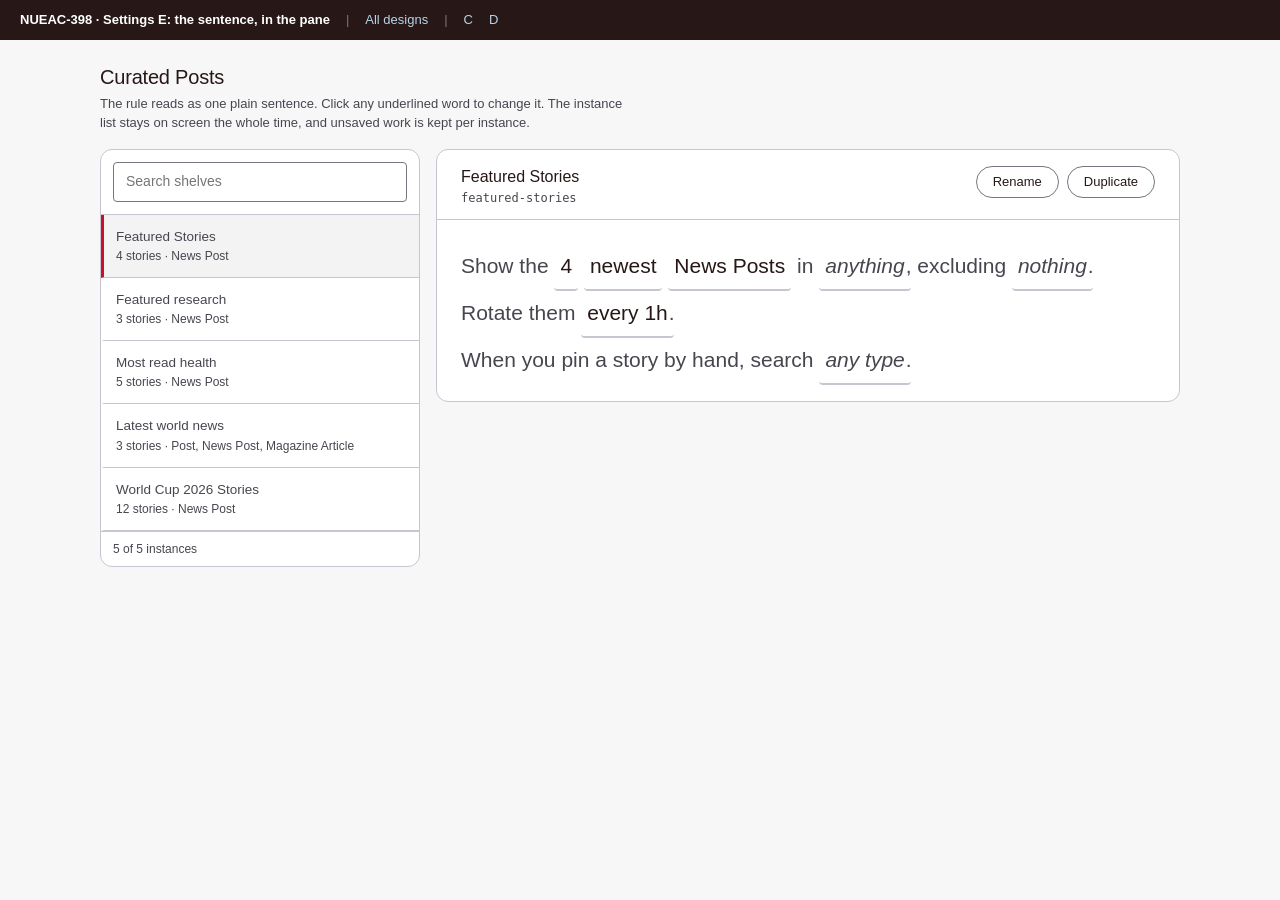
<file: 08-settings-sentence-workbench.html>
<!doctype html>
<html lang="en">
<head>
<meta charset="utf-8">
<meta name="viewport" content="width=device-width, initial-scale=1">
<title>Settings E: the sentence, in the pane · NUEAC-398</title>
<link rel="stylesheet" href="assets/ngn-v2.css?v=202610291208">
<style>
.panes { display: grid; grid-template-columns: minmax(250px, 320px) minmax(0, 1fr); gap: var(--ngn-space-4); align-items: start; }
@media (max-width: 980px) { .panes { grid-template-columns: minmax(0, 1fr); } .index { max-height: 280px; } }

.index { overflow: hidden; display: flex; flex-direction: column; max-height: 700px; position: sticky; top: var(--ngn-space-4); }
.index .tools { padding: var(--ngn-space-3); border-bottom: 1px solid var(--ngn-outline-variant); }
.index .tools input { width: 100%; }
.index .scroll { overflow-y: auto; flex: 1 1 auto; }
.index .foot { border-top: 1px solid var(--ngn-outline-variant); padding: var(--ngn-space-2) var(--ngn-space-3); font-size: 12px; color: var(--ngn-on-surface-variant); margin: 0; }
.shelf {
  display: flex; align-items: center; gap: var(--ngn-space-2); width: 100%; text-align: left;
  border: 0; border-bottom: 1px solid var(--ngn-outline-variant); border-left: 3px solid transparent;
  background: none; font: inherit; cursor: pointer; padding: var(--ngn-space-3); color: inherit;
}
.shelf:hover { background: var(--ngn-surface-container-low); }
.shelf.is-sel { background: var(--ngn-surface-container); border-left-color: var(--ngn-primary); }
.shelf .txt { min-width: 0; flex: 1 1 auto; }
.shelf b { display: block; font-size: 13.5px; font-weight: 500; white-space: nowrap; overflow: hidden; text-overflow: ellipsis; }
.shelf span { display: block; font-size: 12px; color: var(--ngn-on-surface-variant); white-space: nowrap; overflow: hidden; text-overflow: ellipsis; }
.shelf .edited { flex: none; width: 7px; height: 7px; border-radius: 50%; background: var(--ngn-tertiary); }

.work { display: flex; flex-direction: column; }
.work-head { padding: var(--ngn-space-4) var(--ngn-space-5) var(--ngn-space-3); border-bottom: 1px solid var(--ngn-outline-variant); display: flex; gap: var(--ngn-space-3); align-items: flex-start; flex-wrap: wrap; }
.work-head .acts { margin-left: auto; display: flex; gap: var(--ngn-space-2); }

/* The rule itself, the whole point of this design. */
.rule { padding: var(--ngn-space-5) var(--ngn-space-5) var(--ngn-space-4); font-size: 21px; line-height: 1.95; margin: 0; }
.tok {
  border: 0; background: none; font: inherit; color: var(--ngn-on-surface); cursor: pointer;
  padding: 2px 6px; border-radius: var(--ngn-radius-xs); border-bottom: 2px solid var(--ngn-outline-variant);
}
.tok:hover { background: var(--ngn-surface-container); border-bottom-color: var(--ngn-on-surface-variant); }
.tok.is-open { background: var(--ngn-secondary-container); border-bottom-color: var(--ngn-on-surface); }
.tok.is-empty { color: var(--ngn-on-surface-variant); font-style: italic; }
.rule .plain { color: var(--ngn-on-surface-variant); }

/* A token carries side padding, which leaves a visible gap before the comma
   or full stop that follows it. Pull the punctuation back onto the word. */
.rule .punc { color: var(--ngn-on-surface-variant); margin-left: -5px; }


.editor {
  margin: 0 var(--ngn-space-5) var(--ngn-space-5);
  border: 1px solid var(--ngn-tertiary); border-radius: var(--ngn-radius-md);
  padding: var(--ngn-space-4); display: flex; flex-direction: column; gap: var(--ngn-space-3);
}
.editor h3 { margin: 0; font-size: 13px; font-weight: 500; letter-spacing: .06em; text-transform: uppercase; color: var(--ngn-on-surface-variant); }
.chips { display: flex; gap: var(--ngn-space-2); flex-wrap: wrap; }
.editor .done { align-self: flex-start; }
/* The next-run line answers the question; the list is supporting detail,
   so it gets a gap rather than running straight on. */
.upcoming-label { margin: var(--ngn-space-3) 0 6px; font-size: 13px; font-weight: 500; }
.upcoming {
  margin: 0; padding: 0; list-style: none;
  font-size: 13px; color: var(--ngn-on-surface-variant);
  display: grid; gap: 2px; font-variant-numeric: tabular-nums;
}
.editor > select { align-self: flex-start; }
.editor .picked { padding-top: var(--ngn-space-2); border-top: 1px solid var(--ngn-outline-variant); }

.group {
  border: 1px solid var(--ngn-outline-variant); border-radius: var(--ngn-radius-sm);
  padding: var(--ngn-space-3); display: flex; flex-direction: column; gap: var(--ngn-space-2);
}
.group + .group { margin-top: calc(var(--ngn-space-2) * -1); }
.group-head { display: flex; align-items: center; gap: var(--ngn-space-2); }
.group-head b { font-size: 13px; font-weight: 500; }
.group-head .btn { margin-left: auto; }

.savebar {
  position: sticky; bottom: 0; margin-top: auto;
  border-top: 1px solid var(--ngn-outline-variant); background: var(--ngn-surface);
  padding: var(--ngn-space-3) var(--ngn-space-5); display: flex; align-items: center; gap: var(--ngn-space-3);
  box-shadow: 0 -4px 12px rgba(0,0,0,.05);
}
.savebar[hidden] { display: none; }
.savebar .spacer { flex: 1 1 auto; }
.savebar .problem { color: var(--ngn-error); }
.savebar .btn[disabled] { opacity: .45; cursor: not-allowed; }
</style>
</head>
<body>

<div class="proto-bar">
  <strong>NUEAC-398 · Settings E: the sentence, in the pane</strong>
  <span class="sep">|</span>
  <a href="index.html">All designs</a>
  <span class="sep">|</span>
  <a href="06-settings-sentence.html">C</a>
  <a href="07-settings-workbench.html">D</a>
</div>

<div class="wrap">
  <h1 class="t-headline" style="margin:0 0 4px">Curated Posts</h1>
  <p class="t-body-sm muted" style="margin:0 0 var(--ngn-space-4);max-width:74ch">
    The rule reads as one plain sentence. Click any underlined word to change it. The
    instance list stays on screen the whole time, and unsaved work is kept per instance.
  </p>

  <div class="panes">

    <div class="card index">
      <div class="tools">
        <label class="screen-reader-text" for="q">Search instances</label>
        <input type="search" id="q" placeholder="Search shelves">
      </div>
      <div class="scroll" id="list" role="listbox" aria-label="Instances"></div>
      <p class="foot" id="foot"></p>
    </div>

    <div class="card work">
      <div class="work-head">
        <div>
          <h2 class="t-title" style="margin:0" id="title">Featured Stories</h2>
          <p class="t-label-sm muted" style="margin:2px 0 0;font-family:var(--ngn-mono)" id="slug">featured-stories</p>
        </div>
        <div class="acts">
          <button class="btn btn-outlined btn-sm" type="button">Rename</button>
          <button class="btn btn-outlined btn-sm" type="button">Duplicate</button>
        </div>
      </div>

      <p class="rule" id="rule"></p>


      <div id="editor"></div>

      <div class="savebar" id="savebar" hidden>
        <span class="t-body-sm" id="dirty"></span>
        <span class="t-body-sm problem" id="problem" role="status"></span>
        <span class="spacer"></span>
        <button class="btn btn-text btn-sm" type="button" id="discard">Discard</button>
        <button class="btn btn-filled btn-sm" type="button" id="save">Save</button>
      </div>
    </div>

  </div>
</div>

<script src="assets/terms.js?v=202610301050"></script>
<script src="assets/settings-data.js?v=202610301050"></script>
<script>
(function () {
  /* The query groups terms BY TAXONOMY. buildQueryParams emits one
     { taxonomy, terms } clause per group, and clauses are ANDed, so a single
     OR group can never span two taxonomies. The state mirrors that shape:

       filters[taxSlug] = { groups: [ [term, term], [term] ], exclude: [term] }

     groups[0] is the taxonomy's base include; the rest are its AND groups. */
  function F(o) { return o; }
  var SHELVES = [
    { n: 'Featured Stories', k: 'featured-stories', s: { count: 4, sort: 'Newest', types: ['newspost'], windowDays: 14, searchTypes: [],
      filters: {}, rotation: { on: true, interval: '1h', start: '00:00' } } },
    { n: 'Featured research', k: 'featured-research', s: { count: 3, sort: 'Newest', types: ['newspost'], windowDays: 14, searchTypes: [],
      filters: { category: { groups: [['Research']], exclude: [] } }, rotation: { on: false, interval: '1h', start: '00:00' } } },
    { n: 'Most read health', k: 'most-read-health', s: { count: 5, sort: 'Most viewed', types: ['newspost'], windowDays: 14, searchTypes: [],
      filters: { category: { groups: [['Health']], exclude: [] } }, rotation: { on: false, interval: '1h', start: '00:00' } } },
    { n: 'Latest world news', k: 'latest-world-news', s: { count: 3, sort: 'Newest', types: ['post', 'newspost', 'magazine-article'], windowDays: 14, searchTypes: [],
      filters: { category: { groups: [['World & National News']], exclude: [] }, newsfeed: { groups: [[]], exclude: ['Research'] } },
      rotation: { on: false, interval: '1h', start: '00:00' } } },
    { n: 'World Cup 2026 Stories', k: 'world-cup-2026-stories', s: { count: 12, sort: 'Newest', types: ['newspost'], windowDays: 14, searchTypes: [],
      filters: { post_tag: { groups: [['climate resilience']], exclude: [] },
                 audience: { groups: [['Students']], exclude: [] },
                 kicker:   { groups: [[]], exclude: ['Final'] } },
      rotation: { on: false, interval: '1h', start: '00:00' } } }
  ];

  var sel = 0, dirty = {}, draft, open = null, lastTok = null, taxKey = null, termQ = {}, q = '';
  var $ = function (id) { return document.getElementById(id); };
  function clone(o) { return JSON.parse(JSON.stringify(o)); }
  var esc = function (t) { return String(t).replace(/[&<>]/g, function (c) { return { '&': '&amp;', '<': '&lt;', '>': '&gt;' }[c]; }); };
  /* Opening a taxonomy's editor creates its filter record, so a plain look
     round used to count as an edit. Comparing normalised copies, with the
     empty records and empty groups dropped, keeps Save honest. */
  function norm(d) {
    var c = JSON.parse(JSON.stringify(d));
    Object.keys(c.filters).forEach(function (tax) {
      var f = c.filters[tax];
      f.groups = f.groups.filter(function (g) { return g.length; });
      if (!f.groups.length && !f.exclude.length) delete c.filters[tax];
    });
    return JSON.stringify(c);
  }

  var changed = function () { return norm(draft) !== norm(SHELVES[sel].s); };
  var stories = function (n) { return n + (n === 1 ? ' story' : ' stories'); };

  var typeName = function (k) { var t = POST_TYPES.filter(function (x) { return x.k === k; })[0]; return t ? t.n : k; };
  var pluralType = function (k, n) { var nm = typeName(k); return n === 1 || /s$/.test(nm) ? nm : nm + 's'; };
  var INTERVALS = ['15m', '30m', '1h', '2h', '3h', '4h', '6h', '12h', '24h'];
  var isCustom = function (v) { return INTERVALS.indexOf(v) < 0; };

  /* The filter record for one taxonomy, created on first use. */
  function fil(tax) {
    if (!draft.filters[tax]) draft.filters[tax] = { groups: [[]], exclude: [] };
    if (!draft.filters[tax].groups.length) draft.filters[tax].groups = [[]];
    return draft.filters[tax];
  }

  /* Every include clause the query would emit: one per non-empty group, each
     tagged with the taxonomy it belongs to. */
  function clauses() {
    var out = [];
    Object.keys(draft.filters).forEach(function (tax) {
      draft.filters[tax].groups.forEach(function (g, gi) {
        if (g.length) out.push({ tax: tax, gi: gi, terms: g });
      });
    });
    return out;
  }

  function allExcluded() {
    var out = [];
    Object.keys(draft.filters).forEach(function (tax) {
      draft.filters[tax].exclude.forEach(function (t) { out.push({ tax: tax, term: t }); });
    });
    return out;
  }

  function clampWhole(raw, lo, hi) {
    var n = Math.round(parseFloat(raw));
    if (!isFinite(n)) return lo;
    return Math.min(hi, Math.max(lo, n));
  }

  function listJoin(items) {
    if (items.length < 3) return items.join(' or ');
    return items.slice(0, -1).join(', ') + ' or ' + items[items.length - 1];
  }

  function problems(d) {
    var out = [];
    if (d.sort !== 'Most viewed' && d.rotation.on && !intervalMinutes(d.rotation.interval)) {
      out.push('"' + (d.rotation.interval || 'blank') + '" is not an interval. Try 1h, 30m or a number of minutes.');
    }
    Object.keys(d.filters).forEach(function (tax) {
      var f = d.filters[tax];
      var inc = f.groups.reduce(function (a, g) { return a.concat(g); }, []);
      f.exclude.forEach(function (t) {
        if (inc.indexOf(t) > -1) {
          out.push('\u201c' + t + '\u201d is both required and excluded, so nothing can match it.');
        }
      });
    });
    return out;
  }

  function tok(key, text, empty, ref) {
    return '<button class="tok' + (open === key ? ' is-open' : '') + (empty ? ' is-empty' : '') +
      '" type="button" data-tok="' + key + '"' + (ref ? ' data-ref="' + ref + '"' : '') +
      '>' + esc(text) + '</button>';
  }

  /* One token per clause, joined by "and also in", because separate clauses
     are ANDed while the terms inside one are ORed. */
  function groupTokens() {
    var c = clauses();
    if (!c.length) return tok('include', 'anything', true);
    return c.map(function (x) {
      return tok('include', listJoin(x.terms), false, x.tax + ':' + x.gi);
    }).join(' <span class="plain">and also in</span> ');
  }


  function rule() {
    var views = draft.sort === 'Most viewed';
    var str = '<span class="plain">Show the</span> ' +
      tok('count', draft.count === 1 ? 'single' : draft.count) + ' ' +
      tok('sort', views ? 'most viewed' : 'newest') + ' ' +
      tok('types', draft.types.length
        ? listJoin(draft.types.map(function (k) { return pluralType(k, draft.count); }))
        : 'stories of any type', !draft.types.length);

    if (views) str += ' <span class="plain">from the last</span> ' +
      tok('window', draft.windowDays + (draft.windowDays === 1 ? ' day' : ' days'));

    var ex = allExcluded();
    str += ' <span class="plain">in</span> ' + groupTokens() +
      '<span class="punc">,</span> <span class="plain">excluding</span> ' +
      tok('exclude', ex.length ? listJoin(ex.map(function (f) { return f.term; })) : 'nothing', !ex.length) +
      '<span class="punc">.</span>';

    str += views
      ? '<br><span class="plain">Most viewed reshuffles itself, so there is no rotation.</span>'
      : (draft.rotation.on
        ? '<br><span class="plain">Rotate them</span> ' + tok('rotation', 'every ' + draft.rotation.interval) + '<span class="punc">.</span>'
        : '<br>' + tok('rotation', 'They never rotate', true) + '<span class="punc">.</span>');

    str += '<br><span class="plain">When you pin a story by hand, search</span> ' +
      tok('searchTypes', draft.searchTypes.length
        ? listJoin(draft.searchTypes.map(function (k) { return pluralType(k, 2); }))
        : 'any type', !draft.searchTypes.length) +
      '<span class="punc">.</span>';

    return str;
  }

  function countLine(tax, showing, q) {
    if (q) {
      var hits = countMatches(taxKey, q);
      if (!hits) return 'Nothing matches \u201c' + esc(q) + '\u201d.';
      return hits.toLocaleString() + (hits === 1 ? ' term matches \u201c' : ' terms match \u201c') +
        esc(q) + '\u201d' + (hits > showing ? ', showing the closest ' + showing : '') + '.';
    }
    if (showing >= tax.count) return tax.count.toLocaleString() + (tax.count === 1 ? ' term.' : ' terms.');
    return 'Showing ' + showing + ' of ' + tax.count.toLocaleString() + '. Type to find the rest.';
  }

  /* One group within one taxonomy. gi -1 means the taxonomy's exclude list. */
  function groupBox(tax, bucket, gi, isEx) {
    var key = (isEx ? 'x' : gi);
    var q = termQ[key] || '';
    var shown = searchTerms(taxKey, q, 40);
    var title = isEx ? 'Never tagged' : (gi === 0 ? 'Has any of' : 'AND has any of');
    var groupCount = fil(taxKey).groups.length;

    return '<div class="group">' +
      '<div class="group-head"><b>' + title + ' <span class="muted">(' + bucket.length + ' selected)</span></b>' +
        (!isEx && groupCount > 1
          ? '<button class="btn btn-text btn-sm" type="button" data-dropgroup="' + gi + '">Remove</button>' : '') +
      '</div>' +
      '<div class="field"><label for="e-q-' + key + '">Search ' + esc(tax.n) + '</label>' +
        '<input type="search" id="e-q-' + key + '" data-q="' + key + '" value="' + esc(q) +
        '" placeholder="Type a name or a slug\u2026"></div>' +
      '<div class="chips">' + shown.map(function (t) {
        var on = bucket.indexOf(t.n) > -1;
        return '<button class="chip' + (on ? ' is-on' : '') + '" type="button" data-term="' + esc(t.n) +
          '" data-gi="' + key + '"' + (t.p ? ' title="Inside ' + esc(t.p) + '"' : '') + '>' +
          (t.p ? '<span class="muted">' + esc(t.p) + ' \u203a </span>' : '') + esc(t.n) +
          ' <span class="muted">' + t.c.toLocaleString() + '</span></button>';
      }).join('') + '</div>' +
      '<p class="t-body-sm muted" style="margin:0">' + countLine(tax, shown.length, q) + '</p>' +
      (bucket.length ? '<div class="chips" style="padding-top:var(--ngn-space-2);border-top:1px solid var(--ngn-outline-variant)">' +
        bucket.map(function (t) {
          return '<span class="chip' + (isEx ? ' chip-exclude' : ' is-on') + '">' + esc(t) +
            ' <button class="chip-remove" type="button" data-rm="' + esc(t) + '" data-gi="' + key +
            '" aria-label="Remove ' + esc(t) + '">&times;</button></span>';
        }).join('') + '</div>' : '') +
    '</div>';
  }

  /* Which other taxonomies already carry filters, so switching away does not
     hide what is set. */
  function elsewhere() {
    var others = Object.keys(draft.filters).filter(function (t) {
      if (t === taxKey) return false;
      var f = draft.filters[t];
      return f.groups.some(function (g) { return g.length; }) || f.exclude.length;
    });
    if (!others.length) return '';
    return '<p class="t-body-sm muted" style="margin:0">Also filtered: ' +
      others.map(function (t) {
        var f = draft.filters[t];
        var n = f.groups.reduce(function (a, g) { return a + g.length; }, 0) + f.exclude.length;
        return esc(TAXONOMIES[t].n) + ' (' + n + ')';
      }).join(', ') + '.</p>';
  }

  function upcoming(rot) {
    var times = nextRotations(rot.start, rot.interval, 5);
    if (!times.length) return '<p class="t-body-sm muted" style="margin:0">Try 1h, 30m, 1h 30m, or a number of minutes.</p>';
    var clock = function (d) {
      return d.toLocaleString(undefined, { weekday: 'short', month: 'short', day: 'numeric',
                                           hour: 'numeric', minute: '2-digit' });
    };
    var repeats = 1440 % intervalMinutes(rot.interval) === 0;
    return '<p class="t-body-sm muted" style="margin:0 0 4px">' + esc(nextRunLine(rot.start, rot.interval)) + '</p>' +
      '<p class="upcoming-label">Upcoming rotations</p>' +
      '<ol class="upcoming">' + times.map(function (t) { return '<li>' + esc(clock(t)) + '</li>'; }).join('') + '</ol>' +
      (repeats ? '' :
        '<p class="t-body-sm muted" style="margin:6px 0 0">The times move each day, because ' +
        esc(rot.interval) + ' does not divide evenly into 24 hours.</p>');
  }

  function editor() {
    if (!open) return '';
    var head = function (t) { return '<h3>' + t + '</h3>'; };
    var done = '<button class="btn btn-outlined btn-sm done" type="button" data-close>Done</button>';

    if (open === 'count') return '<div class="editor">' + head('How many stories') +
      '<label class="screen-reader-text" for="e-count">How many stories</label>' +
      '<input type="number" id="e-count" min="1" max="50" step="1" value="' + draft.count + '" style="width:120px">' +
      '<p class="t-body-sm muted" style="margin:0" id="e-count-note">1 to 50.</p>' + done + '</div>';

    if (open === 'window') return '<div class="editor">' + head('How far back to look') +
      '<div style="display:flex;gap:8px;align-items:center">' +
      '<label class="screen-reader-text" for="e-window">How many days back</label>' +
      '<input type="number" id="e-window" min="1" step="1" value="' + draft.windowDays + '" style="width:110px">' +
      '<span class="t-body-sm muted">days</span></div>' + done + '</div>';

    if (open === 'sort') return '<div class="editor">' + head('Order') + '<div class="chips">' +
      ['Newest', 'Most viewed'].map(function (o) {
        return '<button class="chip' + (draft.sort === o ? ' is-on' : '') + '" type="button" data-sort="' + o + '">' + o + '</button>';
      }).join('') + '</div>' + done + '</div>';

    if (open === 'types') return '<div class="editor">' + head('Where stories come from') + '<div class="chips">' +
      POST_TYPES.map(function (t) {
        return '<button class="chip' + (draft.types.indexOf(t.k) > -1 ? ' is-on' : '') + '" type="button" data-type="' + t.k + '"' +
          (t.tax.length ? '' : ' title="No filterable taxonomies"') + '>' + esc(t.n) +
          (t.tax.length ? '' : ' <span class="muted">\u00b7 no filters</span>') + '</button>';
      }).join('') + '</div><p class="t-body-sm muted" style="margin:0">' +
      (draft.types.length
        ? draft.types.length + ' selected \u00b7 ' + taxonomiesFor(draft.types).length + ' taxonomies available'
        : 'Nothing selected, so every type is included. Pick some to narrow it, and to filter by term.') +
      '</p>' + done + '</div>';

    if (open === 'searchTypes') return '<div class="editor">' + head('Types you can pin by hand') +
      '<div class="chips">' + POST_TYPES.map(function (t) {
        return '<button class="chip' + (draft.searchTypes.indexOf(t.k) > -1 ? ' is-on' : '') +
          '" type="button" data-stype="' + t.k + '">' + esc(t.n) + '</button>';
      }).join('') + '</div><p class="t-body-sm muted" style="margin:0">' +
      (draft.searchTypes.length
        ? draft.searchTypes.length + ' of ' + POST_TYPES.length + ' selected.'
        : 'Nothing selected, so the search offers all ' + POST_TYPES.length + ' types.') +
      '</p>' + done + '</div>';

    if (open === 'include' || open === 'exclude') {
      var isEx = open === 'exclude';
      var available = taxonomiesFor(draft.types);
      if (!available.length) return '<div class="editor">' + head('No filters available') +
        '<p class="t-body-sm" style="margin:0">' +
        (draft.types.length
          ? 'These post types have nothing to filter on.'
          : 'Pick a post type first. Term filters belong to a type.') + '</p>' + done + '</div>';
      if (available.indexOf(taxKey) < 0) taxKey = available[0];
      var tax = TAXONOMIES[taxKey];
      var f = fil(taxKey);

      return '<div class="editor">' +
        head(isEx ? 'Never show stories tagged' : 'Only stories tagged') +
        '<label class="screen-reader-text" for="e-tax">Taxonomy</label>' +
        '<select id="e-tax">' + available.map(function (k) {
          var ff = draft.filters[k];
          var n = ff ? ff.groups.reduce(function (a, g) { return a + g.length; }, 0) + ff.exclude.length : 0;
          return '<option value="' + k + '"' + (k === taxKey ? ' selected' : '') + '>' + esc(TAXONOMIES[k].n) +
            ' (' + TAXONOMIES[k].count.toLocaleString() + ')' + (n ? ' \u2022 ' + n + ' set' : '') + '</option>';
        }).join('') + '</select>' +
        (isEx
          ? groupBox(tax, f.exclude, -1, true)
          : f.groups.map(function (g, gi) { return groupBox(tax, g, gi, false); }).join('') +
            '<button class="btn btn-outlined btn-sm" type="button" data-addgroup style="align-self:flex-start">' +
            '+ Add AND group to ' + esc(tax.n) + '</button>') +
        elsewhere() +
        done + '</div>';
    }

    if (open === 'rotation') return '<div class="editor">' + head('Rotation') +
      '<label style="display:flex;gap:8px;align-items:center;cursor:pointer"><input type="checkbox" id="e-rot" ' +
      (draft.rotation.on ? 'checked' : '') + '> <span class="t-label">Rotate automatically</span></label>' +
      (draft.rotation.on ? '' : '<p class="t-body-sm muted" style="margin:0">Turn this on to set an interval.</p>') +
      '<div style="display:flex;gap:12px;flex-wrap:wrap">' +
        '<div class="field"><label for="e-every">Every</label>' +
          '<select id="e-every"' + (draft.rotation.on ? '' : ' disabled') + '>' +
          INTERVALS.map(function (o) { return '<option value="' + o + '"' + (o === draft.rotation.interval ? ' selected' : '') + '>' + o + '</option>'; }).join('') +
          '<option value="custom"' + (isCustom(draft.rotation.interval) ? ' selected' : '') + '>Custom\u2026</option>' +
          '</select></div>' +
        (isCustom(draft.rotation.interval)
          ? '<div class="field" style="width:130px"><label for="e-int">How long</label>' +
            '<input type="text" id="e-int" value="' + esc(draft.rotation.interval) + '" placeholder="1h 30m"' +
            (draft.rotation.on ? '' : ' disabled') + '></div>' : '') +
        '<div class="field" style="width:150px"><label for="e-start">Starting at</label>' +
        '<input type="time" id="e-start" value="' + esc(draft.rotation.start) + '"' + (draft.rotation.on ? '' : ' disabled') + '></div>' +
      '</div>' +
      '<div id="e-next">' + (draft.rotation.on ? upcoming(draft.rotation) : '') + '</div>' + done + '</div>';
    return '';
  }

  function refreshSave() {
    $('savebar').hidden = !changed();
    var bad = problems(draft);
    $('dirty').textContent = bad.length ? '' : 'Unsaved changes to ' + SHELVES[sel].n;
    $('problem').textContent = bad[0] || '';
    $('save').disabled = bad.length > 0;
  }

  function renderList() {
    var shown = SHELVES.map(function (x, i) { return { x: x, i: i }; })
      .filter(function (r) { return !q || (r.x.n + ' ' + r.x.k).toLowerCase().indexOf(q.toLowerCase()) > -1; });
    $('list').innerHTML = shown.map(function (r) {
      var d = r.i === sel ? draft : (dirty[r.i] || r.x.s);
      return '<button class="shelf' + (r.i === sel ? ' is-sel' : '') + '" type="button" role="option" aria-selected="' +
        (r.i === sel) + '" data-sel="' + r.i + '">' +
        '<span class="txt"><b>' + esc(r.x.n) + '</b><span>' + stories(d.count) + ' \u00b7 ' +
        esc(d.types.map(typeName).join(', ') || 'no type') + '</span></span>' +
        ((dirty[r.i] || (r.i === sel && changed())) ? '<span class="edited" title="Unsaved changes"></span>' : '') +
        '</button>';
    }).join('');
    $('foot').textContent = shown.length + ' of ' + SHELVES.length + ' instances';
  }

  function select(i) {
    if (changed()) dirty[sel] = clone(draft);
    sel = i; draft = dirty[i] ? clone(dirty[i]) : clone(SHELVES[i].s);
    open = null; termQ = {}; taxKey = null; render();
  }

  function bindTax() {
    var t = $('e-tax');
    if (t) t.addEventListener('change', function () { taxKey = this.value; termQ = {}; render(); });
  }

  function render() {
    $('title').textContent = SHELVES[sel].n;
    $('slug').textContent = SHELVES[sel].k;
    $('rule').innerHTML = rule();
    $('editor').innerHTML = editor();
    refreshSave();
    renderList();
    bindTax();
  }

  function redrawTerms(boxId) {
    var ed = $('editor'), box = $(boxId);
    if (!ed || !box) return;
    var at = box.selectionStart;
    ed.innerHTML = editor();
    var again = $(boxId);
    if (again) { again.focus(); again.setSelectionRange(at, at); }
    bindTax();
  }

  function focusEditor() {
    var first = $('editor').querySelector('input, select, button');
    if (first) first.focus();
  }

  function closeEditor() {
    var back = lastTok;
    open = null; termQ = {};
    render();
    var el = back && document.querySelector('[data-tok="' + back + '"]');
    if (el) el.focus();
  }

  /* The bucket a term click belongs to: a numbered group, or the exclude list. */
  function bucketFor(gi) {
    return gi === 'x' ? fil(taxKey).exclude : fil(taxKey).groups[+gi];
  }

  document.addEventListener('click', function (ev) {
    var t = ev.target.closest('[data-tok]'), c = ev.target.closest('[data-close]'),
        ty = ev.target.closest('[data-type]'), so = ev.target.closest('[data-sort]'),
        tm = ev.target.closest('[data-term]'), rm = ev.target.closest('[data-rm]'),
        st = ev.target.closest('[data-stype]'), dg = ev.target.closest('[data-dropgroup]');

    var sh = ev.target.closest('[data-sel]');
    if (sh) return select(+sh.dataset.sel);
    if (c) { closeEditor(); return; }
    if (ty) { var i = draft.types.indexOf(ty.dataset.type); if (i > -1) draft.types.splice(i, 1); else draft.types.push(ty.dataset.type); return render(); }
    if (so) { draft.sort = so.dataset.sort; return render(); }
    if (st) { var j = draft.searchTypes.indexOf(st.dataset.stype); if (j > -1) draft.searchTypes.splice(j, 1); else draft.searchTypes.push(st.dataset.stype); return render(); }
    if (rm) { var b = bucketFor(rm.dataset.gi); var k = b.indexOf(rm.dataset.rm); if (k > -1) b.splice(k, 1); return render(); }
    if (tm) {
      var bucket = bucketFor(tm.dataset.gi), term = tm.dataset.term, at = bucket.indexOf(term);
      if (at > -1) { bucket.splice(at, 1); }
      else {
        // Within one taxonomy a term cannot be required and excluded at once.
        var f = fil(taxKey);
        if (tm.dataset.gi === 'x') {
          f.groups.forEach(function (g) { var q = g.indexOf(term); if (q > -1) g.splice(q, 1); });
        } else {
          var e = f.exclude.indexOf(term); if (e > -1) f.exclude.splice(e, 1);
        }
        bucket.push(term);
      }
      return render();
    }
    if (ev.target.closest('[data-addgroup]')) { fil(taxKey).groups.push([]); return render(); }
    if (dg) { fil(taxKey).groups.splice(+dg.dataset.dropgroup, 1); termQ = {}; return render(); }
    if (t) {
      if (open === t.dataset.tok && !t.dataset.ref) { closeEditor(); return; }
      open = t.dataset.tok; termQ = {}; lastTok = t.dataset.tok;
      if (t.dataset.ref) taxKey = t.dataset.ref.split(':')[0];
      render(); focusEditor();
      return;
    }
  });

  document.addEventListener('input', function (ev) {
    if (ev.target.id === 'e-count') {
      draft.count = clampWhole(ev.target.value, 1, 50);
      if (ev.target.value !== '' && +ev.target.value !== draft.count) ev.target.value = draft.count;
      var note = $('e-count-note');
      if (note) note.textContent = ev.target.value === '' ? 'Enter a number from 1 to 50.' : '1 to 50.';
      $('rule').innerHTML = rule();
      refreshSave();
    }
    if (ev.target.id === 'e-window') {
      draft.windowDays = clampWhole(ev.target.value, 1, 3650);
      if (ev.target.value !== '' && +ev.target.value !== draft.windowDays) ev.target.value = draft.windowDays;
      $('rule').innerHTML = rule();
      refreshSave();
    }
    if (ev.target.id === 'e-int') {
      draft.rotation.interval = ev.target.value;
      $('rule').innerHTML = rule(); $('e-next').innerHTML = upcoming(draft.rotation); refreshSave();
    }
    if (ev.target.id === 'e-start') {
      draft.rotation.start = ev.target.value;
      $('e-next').innerHTML = upcoming(draft.rotation); refreshSave();
    }
    if (ev.target.dataset && ev.target.dataset.q !== undefined) {
      termQ[ev.target.dataset.q] = ev.target.value;
      redrawTerms(ev.target.id);
    }
  });

  document.addEventListener('change', function (ev) {
    if (ev.target.id === 'e-rot') { draft.rotation.on = ev.target.checked; render(); }
    if (ev.target.id === 'e-every') {
      draft.rotation.interval = ev.target.value === 'custom' ? '' : ev.target.value;
      render();
      var box = $('e-int'); if (box) box.focus();
    }
  });

  document.addEventListener('keydown', function (ev) {
    if (ev.key !== 'Escape' || !open) return;
    if ($('editor').contains(document.activeElement) || document.activeElement.dataset.tok) {
      ev.preventDefault(); closeEditor();
    }
  });

  $('discard').addEventListener('click', function () {
    draft = clone(SHELVES[sel].s); delete dirty[sel]; open = null; termQ = {}; render();
  });
  $('save').addEventListener('click', function () {
    if (problems(draft).length) return;
    SHELVES[sel].s = clone(draft); delete dirty[sel]; render();
  });
  $('q').addEventListener('input', function () { q = this.value; renderList(); });

  draft = clone(SHELVES[0].s);
  render();
})();
</script>
</body>
</html>
</file>
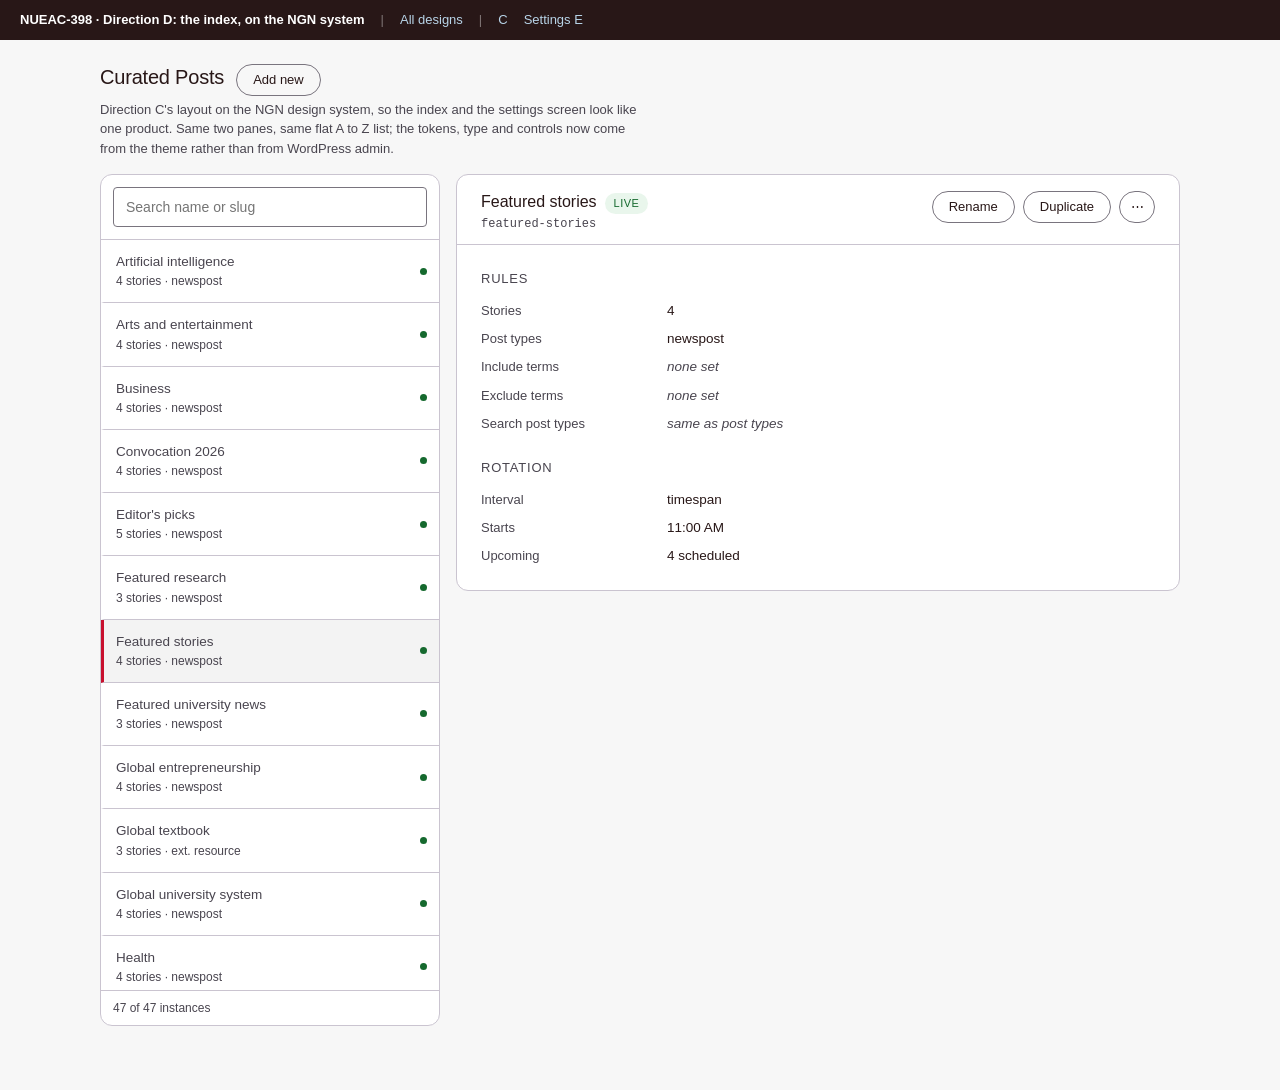
<file: 09-direction-d-ngn.html>
<!doctype html>
<html lang="en">
<head>
<meta charset="utf-8">
<meta name="viewport" content="width=device-width, initial-scale=1">
<title>Direction D: the index, on the NGN system · Curated Posts prototypes</title>
<link rel="stylesheet" href="assets/ngn-v2.css?v=202610291208">
<style>
.panes { display: grid; grid-template-columns: minmax(260px, 340px) minmax(0, 1fr); gap: var(--ngn-space-4); align-items: start; }
@media (max-width: 980px) { .panes { grid-template-columns: minmax(0, 1fr); } .index { max-height: 320px; position: static; } }

.index { overflow: hidden; display: flex; flex-direction: column; max-height: calc(100vh - 48px); position: sticky; top: var(--ngn-space-4); }
.index .tools { padding: var(--ngn-space-3); border-bottom: 1px solid var(--ngn-outline-variant); }
.index .tools input { width: 100%; }
.index .scroll { overflow-y: auto; flex: 1 1 auto; }
.index .foot { border-top: 1px solid var(--ngn-outline-variant); padding: var(--ngn-space-2) var(--ngn-space-3); font-size: 12px; color: var(--ngn-on-surface-variant); margin: 0; }

.shelf {
  display: flex; align-items: center; gap: var(--ngn-space-3); width: 100%; text-align: left;
  border: 0; border-bottom: 1px solid var(--ngn-outline-variant); border-left: 3px solid transparent;
  background: none; font: inherit; cursor: pointer; padding: var(--ngn-space-3); color: inherit;
}
.shelf:hover { background: var(--ngn-surface-container-low); }
.shelf.is-sel { background: var(--ngn-surface-container); border-left-color: var(--ngn-primary); }
.shelf .txt { min-width: 0; flex: 1 1 auto; }
.shelf b { display: block; font-size: 13.5px; font-weight: 500; white-space: nowrap; overflow: hidden; text-overflow: ellipsis; }
.shelf span { display: block; font-size: 12px; color: var(--ngn-on-surface-variant); white-space: nowrap; overflow: hidden; text-overflow: ellipsis; }

/* State as a word, not only a colour. */
.dot { flex: none; width: 7px; height: 7px; border-radius: 50%; background: var(--ngn-success); }
/* .shelf span sets a muted colour, so this needs the extra specificity. */
.shelf .state {
  flex: none; display: block; font-size: 11px; letter-spacing: .04em; text-transform: uppercase;
  color: var(--ngn-warning); background: var(--ngn-warning-container);
  border-radius: 999px; padding: 2px 8px;
}

.detail { display: flex; flex-direction: column; }
.detail-head { padding: var(--ngn-space-4) var(--ngn-space-5) var(--ngn-space-3); border-bottom: 1px solid var(--ngn-outline-variant); display: flex; gap: var(--ngn-space-3); align-items: flex-start; flex-wrap: wrap; }
.detail-head .acts { margin-left: auto; display: flex; gap: var(--ngn-space-2); }

.title-line { display: flex; align-items: baseline; gap: var(--ngn-space-2); flex-wrap: wrap; }
.badge {
  font-size: 11px; font-weight: 500; letter-spacing: .04em; text-transform: uppercase;
  padding: 2px 9px; border-radius: 999px; white-space: nowrap;
  background: var(--ngn-surface-container); color: var(--ngn-on-surface-variant);
}
.badge.is-live { background: var(--ngn-success-container); color: var(--ngn-success); }

.sections { padding: var(--ngn-space-5); display: flex; flex-direction: column; gap: var(--ngn-space-5); }
.sect h3 { margin: 0 0 var(--ngn-space-3); font-size: 13px; font-weight: 500; letter-spacing: .06em; text-transform: uppercase; color: var(--ngn-on-surface-variant); }
.kv { margin: 0; display: grid; grid-template-columns: minmax(130px, 170px) minmax(0, 1fr); gap: var(--ngn-space-2) var(--ngn-space-4); }
.kv .k { font-size: 13px; color: var(--ngn-on-surface-variant); }
.kv .v { font-size: 13.5px; min-width: 0; }
.kv .unset { font-style: italic; color: var(--ngn-on-surface-variant); }
.chips { display: flex; gap: var(--ngn-space-2); flex-wrap: wrap; }

.empty { padding: var(--ngn-space-6) var(--ngn-space-5); color: var(--ngn-on-surface-variant); font-size: 13.5px; }

.confirm {
  margin: 0 var(--ngn-space-5) var(--ngn-space-4);
  border: 1px solid var(--ngn-outline-variant); border-left: 3px solid var(--ngn-error);
  border-radius: var(--ngn-radius-sm); padding: var(--ngn-space-3) var(--ngn-space-4);
  display: flex; align-items: center; gap: var(--ngn-space-3); flex-wrap: wrap; font-size: 13.5px;
}
.confirm .btns { margin-left: auto; display: flex; gap: var(--ngn-space-2); }

.menu-wrap { position: relative; display: inline-flex; }
.kebab { min-width: 36px; padding-left: 0; padding-right: 0; }
.menu {
  position: absolute; top: calc(100% + 4px); right: 0; z-index: 10; min-width: 190px;
  background: var(--ngn-surface); border: 1px solid var(--ngn-outline-variant);
  border-radius: var(--ngn-radius-sm); box-shadow: 0 6px 20px rgba(0,0,0,.12);
  padding: var(--ngn-space-1) 0; display: flex; flex-direction: column;
}
.menu button {
  border: 0; background: none; font: inherit; font-size: 13.5px; text-align: left;
  padding: var(--ngn-space-2) var(--ngn-space-4); cursor: pointer; color: inherit;
}
.menu button:hover { background: var(--ngn-surface-container-low); }
.menu .is-delete { color: var(--ngn-error); }
.menu-sep { height: 1px; background: var(--ngn-outline-variant); margin: var(--ngn-space-1) 0; }
</style>
</head>
<body>

<div class="proto-bar">
  <strong>NUEAC-398 · Direction D: the index, on the NGN system</strong>
  <span class="sep">|</span>
  <a href="index.html">All designs</a>
  <span class="sep">|</span>
  <a href="03-two-pane.html">C</a>
  <a href="08-settings-sentence-workbench.html">Settings E</a>
</div>

<div class="wrap">
  <div style="display:flex;align-items:flex-start;gap:var(--ngn-space-3);flex-wrap:wrap;margin:0 0 4px">
    <h1 class="t-headline" style="margin:0">Curated Posts</h1>
    <button class="btn btn-outlined btn-sm" type="button" style="align-self:center">Add new</button>
  </div>
  <p class="t-body-sm muted" style="margin:0 0 var(--ngn-space-4);max-width:76ch">
    Direction C's layout on the NGN design system, so the index and the settings screen
    look like one product. Same two panes, same flat A to Z list; the tokens, type and
    controls now come from the theme rather than from WordPress admin.
  </p>

  <div class="panes">

    <div class="card index">
      <div class="tools">
        <label class="screen-reader-text" for="q">Search instances</label>
        <input type="search" id="q" placeholder="Search name or slug">
      </div>
      <div class="scroll" id="list" role="listbox" aria-label="Instances"></div>
      <p class="foot" id="num"></p>
    </div>

    <div class="card detail" id="detail"></div>

  </div>
</div>

<script src="assets/data.js?v=202610301050"></script>
<script>
(function () {
  var sel = CURATED[0].s, confirming = null, deleted = {};
  var $ = function (id) { return document.getElementById(id); };
  var esc = CP.esc;

  function live()    { return CURATED.filter(function (d) { return !deleted[d.s]; }); }
  function visible() {
    var t = $('q').value.trim().toLowerCase();
    return live().filter(function (d) { return !t || (d.n + ' ' + d.s).toLowerCase().indexOf(t) > -1; });
  }
  var stories = function (n) { return n + (n === 1 ? ' story' : ' stories'); };

  function renderList() {
    var list = visible();
    $('num').textContent = list.length + ' of ' + live().length + ' instances';

    if (!list.length) { $('list').innerHTML = '<p class="empty">Nothing matches that.</p>'; return; }

    $('list').innerHTML = list.slice().sort(function (a, b) { return a.n.localeCompare(b.n); })
      .map(function (d) {
        return '<button type="button" class="shelf' + (sel === d.s ? ' is-sel' : '') + '" role="option" ' +
          'aria-selected="' + (sel === d.s) + '" data-sel="' + esc(d.s) + '">' +
          '<span class="txt"><b>' + esc(d.n) + '</b>' +
          '<span>' + stories(d.stories) + ' · ' + esc(d.types) + '</span></span>' +
          (d.state === 'live'
            ? '<span class="dot" title="Live"></span>'
            : '<span class="state">Check</span>') + '</button>';
      }).join('');
  }

  function row(k, v, unset) {
    return '<span class="k">' + k + '</span><span class="v">' +
      (unset ? '<span class="unset">' + v + '</span>' : v) + '</span>';
  }

  function termChips(terms, kind) {
    return '<span class="chips">' + terms.map(function (t) {
      return '<span class="chip' + (kind === 'exc' ? ' chip-exclude' : '') + '">' +
        esc(t.t) + ': ' + esc(t.v) + '</span>';
    }).join('') + '</span>';
  }

  function renderDetail() {
    var d = live().filter(function (x) { return x.s === sel; })[0];
    if (!d) { $('detail').innerHTML = '<p class="empty">Pick an instance on the left to see its settings.</p>'; return; }

    var html = '<div class="detail-head">' +
      '<div><span class="title-line"><h2 class="t-title" style="margin:0">' + esc(d.n) + '</h2>' +
      '<span class="badge' + (d.state === 'live' ? ' is-live' : '') + '">' +
      (d.state === 'live' ? 'Live' : 'Needs check') + '</span></span>' +
      '<p class="t-label-sm muted" style="margin:2px 0 0;font-family:var(--ngn-mono)">' + esc(d.s) + '</p></div>' +
      '<div class="acts">' +
        '<button class="btn btn-outlined btn-sm" type="button">Rename</button>' +
        '<button class="btn btn-outlined btn-sm" type="button">Duplicate</button>' +
        '<span class="menu-wrap">' +
          '<button class="btn btn-outlined btn-sm kebab" type="button" aria-haspopup="menu" ' +
            'aria-expanded="false" aria-label="More actions for ' + esc(d.n) + '" data-menu="' + esc(d.s) + '">\u22ef</button>' +
        '</span>' +
      '</div></div>';

    if (confirming === d.s) {
      html += '<div class="confirm"><span>Delete <b>' + esc(d.n) + '</b>? It is live and fills ' +
        stories(d.stories) + '.</span><span class="btns">' +
        '<button class="btn btn-text btn-sm" type="button" data-no="1">Keep it</button>' +
        '<button class="btn btn-filled btn-sm" type="button" data-yes="' + esc(d.s) + '">Delete</button>' +
        '</span></div>';
    }

    html += '<div class="sections">' +
      '<div class="sect"><h3>Rules</h3><div class="kv">' +
        row('Stories', d.stories) +
        row('Post types', esc(d.types)) +
        row('Include terms', d.inc.length ? termChips(d.inc, 'inc') : 'none set', !d.inc.length) +
        row('Exclude terms', d.exc.length ? termChips(d.exc, 'exc') : 'none set', !d.exc.length) +
        row('Search post types', d.search === d.types ? 'same as post types' : esc(d.search), d.search === d.types) +
      '</div></div>' +
      '<div class="sect"><h3>Rotation</h3><div class="kv">' +
        row('Interval', d.rot === 'Off' ? 'off' : esc(d.rot), d.rot === 'Off') +
        (d.rot === 'Off' ? '' : row('Starts', esc(d.rotStart))) +
        row('Upcoming', d.upcoming ? d.upcoming + ' scheduled' : 'none scheduled', !d.upcoming) +
      '</div></div>' +
    '</div>';

    $('detail').innerHTML = html;
  }

  function render() { renderList(); renderDetail(); }

  function closeMenu() {
    var m = document.querySelector('.menu');
    if (m) {
      var btn = m.parentElement.querySelector('[data-menu]');
      if (btn) btn.setAttribute('aria-expanded', 'false');
      m.remove();
    }
  }

  function openMenu(btn) {
    var already = btn.parentElement.querySelector('.menu');
    closeMenu();
    if (already) return;
    var m = document.createElement('div');
    m.className = 'menu';
    m.setAttribute('role', 'menu');
    m.innerHTML = '<button type="button" role="menuitem">Rename</button>' +
      '<button type="button" role="menuitem">Duplicate</button>' +
      '<div class="menu-sep"></div>' +
      '<button type="button" role="menuitem" class="is-delete" data-del="' + esc(btn.dataset.menu) + '">Delete\u2026</button>';
    btn.parentElement.appendChild(m);
    btn.setAttribute('aria-expanded', 'true');
    m.querySelector('button').focus();
  }

  document.addEventListener('click', function (ev) {
    var s = ev.target.closest('[data-sel]'), del = ev.target.closest('[data-del]'),
        menu = ev.target.closest('[data-menu]'),
        y = ev.target.closest('[data-yes]'), n = ev.target.closest('[data-no]');
    if (y)    { deleted[y.dataset.yes] = true; confirming = null; sel = (live()[0] || {}).s; closeMenu(); return render(); }
    if (n)    { confirming = null; return render(); }
    if (del)  { confirming = del.dataset.del; closeMenu(); return render(); }
    if (menu) { return openMenu(menu); }
    if (s)    { sel = s.dataset.sel; confirming = null; closeMenu(); return render(); }
    closeMenu();
  });

  document.addEventListener('keydown', function (ev) {
    if (ev.key === 'Escape') closeMenu();
  });

  $('q').addEventListener('input', function () {
    var list = visible();
    if (list.length && !list.some(function (d) { return d.s === sel; })) sel = list[0].s;
    render();
  });

  render();
})();
</script>
</body>
</html>
</file>
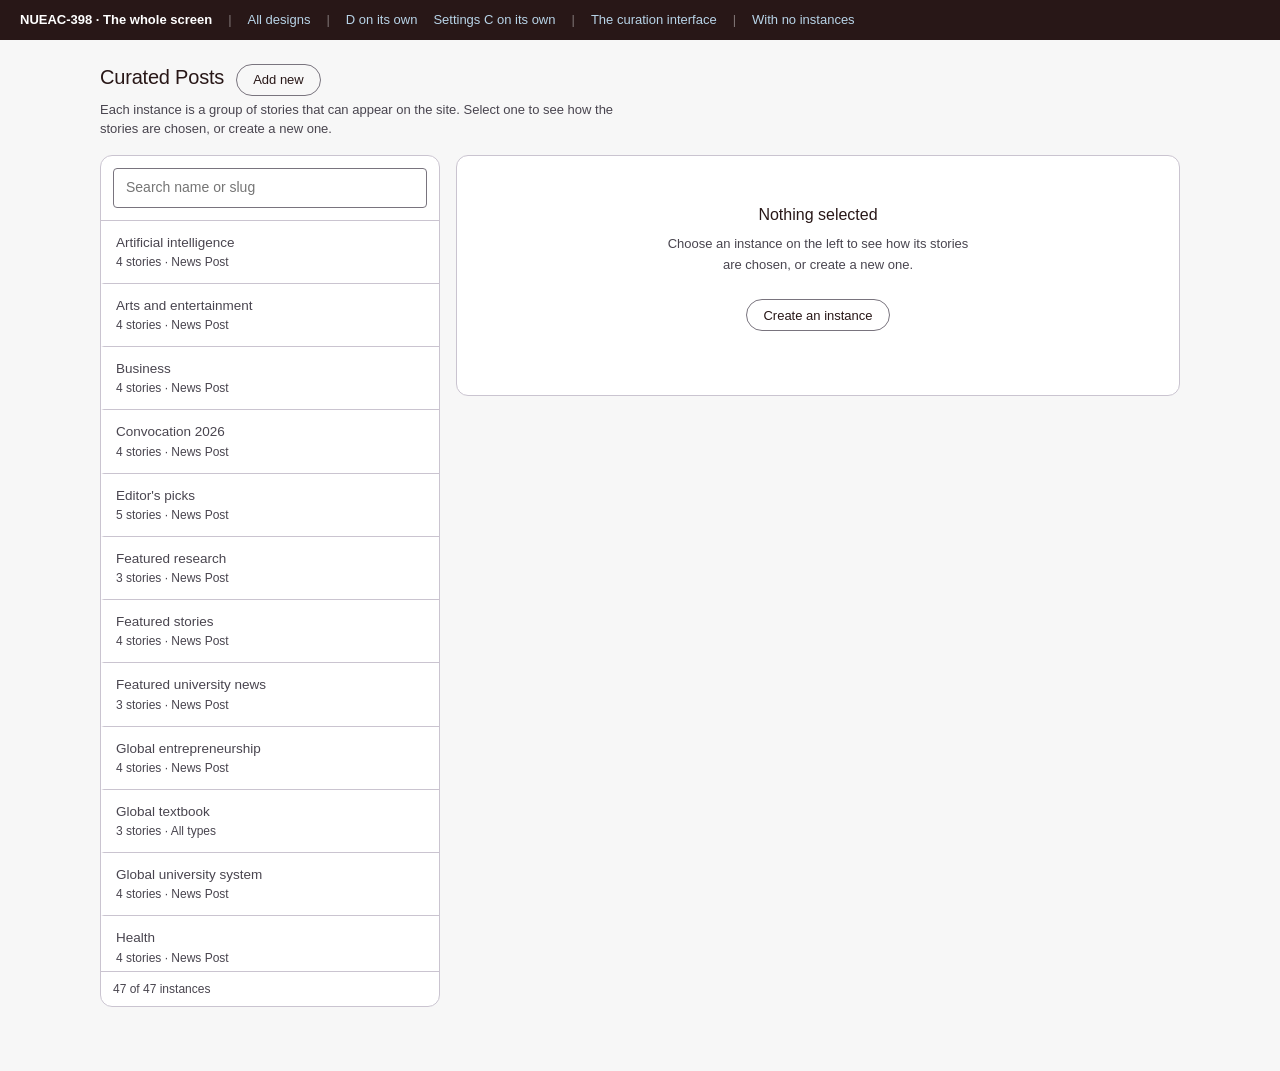
<file: 10-complete.html>
<!doctype html>
<html lang="en">
<head>
<meta charset="utf-8">
<meta name="viewport" content="width=device-width, initial-scale=1">
<title>The whole screen: index and settings together · NUEAC-398</title>
<link rel="stylesheet" href="assets/ngn-v2.css?v=202610291208">
<style>
/* ---- The index, from Direction D ------------------------------------- */
.panes { display: grid; grid-template-columns: minmax(260px, 340px) minmax(0, 1fr); gap: var(--ngn-space-4); align-items: start; }
/* Nothing to list and nothing to show, so the index stops being a column and
   the blank state has the room to explain itself. */
.panes.is-blank { grid-template-columns: minmax(0, 1fr); }
.panes.is-blank .index { max-height: none; position: static; }
/* The right pane holds the naming form as well as the detail card, so it stays
   in the flow: hidden, it would swallow the form the blank state's own button
   opens. The card itself goes, or its border draws a stray line under the
   blank state. */
.panes.is-blank .detail { display: none; }
@media (max-width: 980px) { .panes { grid-template-columns: minmax(0, 1fr); } .index { max-height: 320px; position: static; } }

.index { overflow: hidden; display: flex; flex-direction: column; max-height: calc(100vh - 48px); position: sticky; top: var(--ngn-space-4); }
.index .tools { padding: var(--ngn-space-3); border-bottom: 1px solid var(--ngn-outline-variant); }
.index .tools input { width: 100%; }
.index .scroll { overflow-y: auto; flex: 1 1 auto; }
.index .foot { border-top: 1px solid var(--ngn-outline-variant); padding: var(--ngn-space-2) var(--ngn-space-3); font-size: 12px; color: var(--ngn-on-surface-variant); margin: 0; }

.shelf {
  display: flex; align-items: center; gap: var(--ngn-space-3); width: 100%; text-align: left;
  border: 0; border-bottom: 1px solid var(--ngn-outline-variant); border-left: 3px solid transparent;
  background: none; font: inherit; cursor: pointer; padding: var(--ngn-space-3); color: inherit;
}
.shelf:hover { background: var(--ngn-surface-container-low); }
.shelf.is-sel { background: var(--ngn-surface-container); border-left-color: var(--ngn-primary); }
.shelf .txt { min-width: 0; flex: 1 1 auto; }
.shelf b { display: block; font-size: 13.5px; font-weight: 500; white-space: nowrap; overflow: hidden; text-overflow: ellipsis; }
.shelf span { display: block; font-size: 12px; color: var(--ngn-on-surface-variant); white-space: nowrap; overflow: hidden; text-overflow: ellipsis; }


/* The right column holds the naming form and the detail card, one at a time.
   min-width guards the grid track against a long term chip. */
.right { min-width: 0; }
.detail { display: flex; flex-direction: column; }
.detail-head { padding: var(--ngn-space-4) var(--ngn-space-5) var(--ngn-space-3); border-bottom: 1px solid var(--ngn-outline-variant); display: flex; gap: var(--ngn-space-3); align-items: flex-start; flex-wrap: wrap; }
.detail-head .acts { margin-left: auto; display: flex; gap: var(--ngn-space-2); flex-wrap: wrap; }

/* The design system's cog, inlined rather than linked so it inherits the
   button's colour through currentColor. It is the 16px micro size, which sits
   with a 13px label without shouting over it. */
.title-line { display: flex; align-items: baseline; gap: var(--ngn-space-2); flex-wrap: wrap; }

/* Renaming happens on the title itself, so the fields take the shape of the
   text they replace rather than dropping a form on top of it. */
.rename-inline { display: flex; flex-direction: column; gap: var(--ngn-space-3); width: 100%; max-width: 460px; }
.rename-inline .btns { display: flex; gap: var(--ngn-space-2); }
.rename-inline .hint.is-bad { color: var(--ngn-error); }
.rename-inline .hint.is-warn { color: var(--ngn-warning); }
.rename-inline code { font-family: var(--ngn-mono); font-size: 12px; }
#r-name { font-size: 16px; font-weight: 500; }
#r-key, #nkey { font-family: var(--ngn-mono); font-size: 13px; }

.sections { padding: var(--ngn-space-5); display: flex; flex-direction: column; gap: var(--ngn-space-5); }
.sect h3 { margin: 0 0 var(--ngn-space-3); font-size: 13px; font-weight: 500; letter-spacing: .06em; text-transform: uppercase; color: var(--ngn-on-surface-variant); }
.kv { margin: 0; display: grid; grid-template-columns: minmax(130px, 170px) minmax(0, 1fr); gap: var(--ngn-space-2) var(--ngn-space-4); }
.kv .k { font-size: 13px; color: var(--ngn-on-surface-variant); }
.kv .v { font-size: 13.5px; min-width: 0; }
.kv .unset { font-style: italic; color: var(--ngn-on-surface-variant); }
.chips { display: flex; gap: var(--ngn-space-2); flex-wrap: wrap; }
/* Clauses are ANDed, so they are stacked with the word between them rather
   than run together into one bag of chips. */
.clause { display: flex; align-items: baseline; gap: var(--ngn-space-2); flex-wrap: wrap; }
.clause + .clause { margin-top: var(--ngn-space-2); }
.clause .join { font-size: 12px; color: var(--ngn-on-surface-variant); }

.empty { padding: var(--ngn-space-6) var(--ngn-space-5); color: var(--ngn-on-surface-variant); font-size: 13.5px; }
/* A screen with nothing on it still has to say what the thing is and offer the
   one action that ends the state.

   The padding is off the 4 to 32 token scale on purpose. An empty state is
   mostly space: at 32px it reads as a cramped card rather than a deliberate
   state. 48 and 64 are 1.5x and 2x the largest token, so the rhythm still
   comes from the scale. More below the button than above the heading, because
   the button is the last thing read and needs somewhere to sit. */
.blank {
  padding: 48px var(--ngn-space-5) 64px;
  display: flex; flex-direction: column; align-items: center;
  text-align: center;
}
/* Tighter between the heading and its own sentence than between the sentence
   and the action, so the two belong together and the button reads as separate. */
.blank h2 { margin: 0 0 var(--ngn-space-2); }
.blank p  { margin: 0 0 var(--ngn-space-5); max-width: 42ch; line-height: 1.6; }

/* The count line is empty while the screen is blank, and an empty row still
   draws its top border: a stray strip under the button. */
.panes.is-blank .index .foot { display: none; }

/* Naming happens in the right pane, where an instance's own details are read,
   rather than on top of the list of names. The detail card steps aside while
   it is open, so the pane holds one thing at a time. */
.namer { padding: var(--ngn-space-5); display: flex; flex-direction: column; gap: var(--ngn-space-4); }
.namer[hidden] { display: none; }
.namer input { max-width: 420px; }
.namer .btns { display: flex; gap: var(--ngn-space-2); }
.namer .hint.is-bad { color: var(--ngn-error); }
.namer code { font-family: var(--ngn-mono); font-size: 12px; }
.detail[hidden] { display: none; }

.saved-note { font-size: 12px; color: var(--ngn-success); }

/* Deleting cannot be undone, so it gets a dialog of its own rather than a
   strip that can be clicked past. Narrower than the settings sheet, because a
   question with two answers should not look like a workspace. */
/* .sheet is declared further down, so this needs the pair to win on
   specificity rather than on source order. */
.sheet.sheet-sm { max-width: 460px; }
.sheet-sm .sheet-head { border-bottom: 0; padding-bottom: 0; }
.dbody { padding: var(--ngn-space-3) var(--ngn-space-5) var(--ngn-space-5); }
.dbody p { margin: 0; font-size: 13.5px; line-height: 1.6; }
.dbody p + p { margin-top: var(--ngn-space-3); }

/* The consequences are the point of the dialog, so they are a panel rather
   than a muted line under the question. #bf0229 on #ffdad8 is 5.00:1. */
.danger-note {
  margin-top: var(--ngn-space-4);
  background: var(--ngn-error-container);
  border-left: 3px solid var(--ngn-error);
  border-radius: var(--ngn-radius-sm);
  padding: var(--ngn-space-3) var(--ngn-space-4);
  display: flex; gap: var(--ngn-space-3); align-items: flex-start;
}
.danger-note svg { width: 16px; height: 16px; flex: none; margin-top: 2px; color: var(--ngn-error); }
.danger-note .lines { min-width: 0; }
.danger-note p { color: var(--ngn-error); font-weight: 500; }
.danger-note p + p { margin-top: var(--ngn-space-2); font-weight: 400; }
/* The brand fill is already red, so the destructive button takes the error
   red instead and the two do not read as the same button. */
.btn-danger { background: var(--ngn-error); color: #fff; border-color: var(--ngn-error); }
.btn-danger:hover { filter: brightness(1.08); }

.menu-wrap { position: relative; display: inline-flex; }
.kebab {
  min-width: 32px; width: 32px; padding: 0;
  display: inline-flex; align-items: center; justify-content: center;
}
.kebab svg { width: 16px; height: 16px; display: block; }
.menu {
  position: absolute; top: calc(100% + 4px); right: 0; z-index: 10; min-width: 190px;
  background: var(--ngn-surface); border: 1px solid var(--ngn-outline-variant);
  border-radius: var(--ngn-radius-sm); box-shadow: 0 6px 20px rgba(0,0,0,.12);
  padding: var(--ngn-space-1) 0; display: flex; flex-direction: column;
}
.menu button {
  border: 0; background: none; font: inherit; font-size: 13.5px; text-align: left;
  padding: var(--ngn-space-2) var(--ngn-space-4); cursor: pointer; color: inherit;
}
.menu button:hover { background: var(--ngn-surface-container-low); }
.menu .is-delete { color: var(--ngn-error); }
.menu-sep { height: 1px; background: var(--ngn-outline-variant); margin: var(--ngn-space-1) 0; }

/* ---- The dialog, from Settings C ------------------------------------- */
/* On its own page the scrim was part of the flow. Here it has to cover the
   index, so it is fixed and scrolls itself.

   Placement, in order of what it costs to get wrong:

   1. `margin: auto` on the sheet rather than `align-items: center` on the
      scrim. Centring a flex child taller than its scrollable parent puts the
      top of it above the scroll origin, where it cannot be reached. Auto
      margins centre it while it fits and let it sit at the top and scroll
      once it does not.
   2. More room underneath than above, so the sheet lands a little over the
      middle. The optical centre is above the geometric one, a dialog at a
      true 50% reads as low, and the trigger it came from is usually in the
      upper half of the page.
   3. A gutter at both ends, so some scrim always shows above and below and
      the sheet reads as a layer over the page rather than a new page. */
.scrim.is-modal {
  position: fixed; inset: 0; z-index: 50; min-height: 0;
  overflow-y: auto;
  display: flex; align-items: flex-start; justify-content: center;
  padding: 4vh var(--ngn-space-4) 9vh;
}
.scrim[hidden] { display: none; }

.sheet {
  width: 100%; max-width: 720px; display: flex; flex-direction: column;
  margin: auto;
  /* 100% of the scrim's content box, which already excludes the gutters. The
     sheet therefore never outgrows the viewport, so the title and the Save
     and Cancel buttons stay put and only the middle scrolls. Letting it grow
     instead pushed the footer off screen on a short window, which takes Save
     with it. */
  max-height: 100%;
}

/* A layer that appears with no transition reads as a page change. Short
   enough not to delay anything, and off entirely for anyone who asked. */
@media (prefers-reduced-motion: no-preference) {
  .scrim.is-modal:not([hidden]) .sheet { animation: sheet-in 140ms ease-out; }
  @keyframes sheet-in {
    from { opacity: 0; transform: translateY(-8px) scale(.99); }
    to   { opacity: 1; transform: none; }
  }
}

/* WCAG 1.4.10: at 320px, and at 400% zoom, the gutters give way to the
   content. The height cap does not, for the reason above. */
@media (max-height: 640px), (max-width: 400px) {
  .scrim.is-modal { padding: var(--ngn-space-3) var(--ngn-space-3) var(--ngn-space-4); }
}
.sheet-scroll { overflow-y: auto; flex: 1 1 auto; }
.sheet-head {
  padding: var(--ngn-space-4) var(--ngn-space-5);
  border-bottom: 1px solid var(--ngn-outline-variant);
  display: flex; align-items: flex-start;
}
.sheet-head .x { margin-left: auto; border: 0; background: none; cursor: pointer; font-size: 20px; color: var(--ngn-on-surface-variant); padding: 4px 8px; border-radius: var(--ngn-radius-full); }
.sheet-head .x:hover { background: var(--ngn-surface-container); }

.rule { padding: var(--ngn-space-6) var(--ngn-space-5); font-size: 22px; line-height: 1.9; }
/* At 22px the sentence breaks after two or three words on a phone, which
   loses the thing that makes it a sentence. */
@media (max-width: 560px) {
  .rule { font-size: 18px; line-height: 1.8; padding: var(--ngn-space-5) var(--ngn-space-4); }
  /* Wrapping on its own dropped Save below Cancel and put it on the left, so
     the two buttons read in the wrong order. The status line takes the first
     row instead and the buttons share the second, Save still last. */
  .sheet-foot { flex-wrap: wrap; }
  .sheet-foot #dirty, .sheet-foot .problem:not(:empty) { flex: 1 0 100%; }
  .sheet-foot .spacer { display: none; }
  .sheet-foot .btn { flex: 1 1 auto; justify-content: center; }
}

.tok {
  border: 0; background: none; font: inherit; color: var(--ngn-on-surface);
  cursor: pointer; padding: 2px 6px; border-radius: var(--ngn-radius-xs);
  border-bottom: 2px solid var(--ngn-outline-variant);
}
.tok:hover { background: var(--ngn-surface-container); border-bottom-color: var(--ngn-on-surface-variant); }
.tok.is-open { background: var(--ngn-secondary-container); border-bottom-color: var(--ngn-on-surface); }
.tok.is-empty { color: var(--ngn-on-surface-variant); font-style: italic; }

.rule .plain { color: var(--ngn-on-surface-variant); }
/* The taxonomy sits inside the token but reads as a label on the term rather
   than as one of the terms. */
.tok .tax { color: var(--ngn-on-surface-variant); font-size: .82em; }
.rule .punc { color: var(--ngn-on-surface-variant); margin-left: -5px; }


/* The rule being built sits under the two choices, inside the same editor, so
   the way back is never taken off screen while you work on it. */
.subrule {
  border: 1px solid var(--ngn-outline-variant); border-radius: var(--ngn-radius-md);
  padding: var(--ngn-space-4);
}
.subrule .line { font-size: 17px; line-height: 1.9; }
.subrule .plain { color: var(--ngn-on-surface-variant); }
.subrule .punc { color: var(--ngn-on-surface-variant); margin-left: -5px; }
/* An editor opened from inside the box is a step down, not a second panel. */
.editor .editor { margin: 0; border-color: var(--ngn-outline-variant); }

.editor {
  margin: 0 var(--ngn-space-5) var(--ngn-space-5);
  border: 1px solid var(--ngn-tertiary); border-radius: var(--ngn-radius-md);
  padding: var(--ngn-space-4); display: flex; flex-direction: column; gap: var(--ngn-space-3);
}
.editor h3 { margin: 0; font-size: 13px; font-weight: 500; letter-spacing: .06em; text-transform: uppercase; color: var(--ngn-on-surface-variant); }
.editor .done { align-self: flex-start; }
.upcoming-label { margin: var(--ngn-space-3) 0 6px; font-size: 13px; font-weight: 500; }
.upcoming {
  margin: 0; padding: 0; list-style: none;
  font-size: 13px; color: var(--ngn-on-surface-variant);
  display: grid; gap: 2px; font-variant-numeric: tabular-nums;
}

.group {
  border: 1px solid var(--ngn-outline-variant); border-radius: var(--ngn-radius-sm);
  padding: var(--ngn-space-3); display: flex; flex-direction: column; gap: var(--ngn-space-2);
}
.group + .group { margin-top: calc(var(--ngn-space-2) * -1); }
.group-head { display: flex; align-items: center; gap: var(--ngn-space-2); }
.group-head b { font-size: 13px; font-weight: 500; }
.group-head .btn { margin-left: auto; }

.sheet-foot {
  border-top: 1px solid var(--ngn-outline-variant);
  padding: var(--ngn-space-3) var(--ngn-space-5);
  display: flex; gap: var(--ngn-space-3); align-items: center;
}
.sheet-foot .spacer { flex: 1 1 auto; }
.sheet-foot .problem { color: var(--ngn-error); font-size: 13px; }
.sheet-foot .btn[disabled] { opacity: .45; cursor: not-allowed; }
</style>
</head>
<body>

<div class="proto-bar">
  <strong>NUEAC-398 · The whole screen</strong>
  <span class="sep">|</span>
  <a href="index.html">All designs</a>
  <span class="sep">|</span>
  <a href="09-direction-d-ngn.html">D on its own</a>
  <a href="06-settings-sentence.html">Settings C on its own</a>
  <span class="sep">|</span>
  <a href="11-curation.html">The curation interface</a>
  <span class="sep">|</span>
  <a href="10-complete.html?empty=1">With no instances</a>
</div>

<div class="wrap">
  <div style="display:flex;align-items:flex-start;gap:var(--ngn-space-3);flex-wrap:wrap;margin:0 0 4px">
    <h1 class="t-headline" style="margin:0">Curated Posts</h1>
    <button class="btn btn-outlined btn-sm" type="button" id="addnew" style="align-self:center">Add new</button>
  </div>
  <p class="t-body-sm muted" style="margin:0 0 var(--ngn-space-4);max-width:76ch">
    Each instance is a group of stories that can appear on the site. Select one to see
    how the stories are chosen, or create a new one.
  </p>

  <div class="panes" id="panes">

    <div class="card index">
      <div class="tools" id="tools">
        <label class="screen-reader-text" for="q">Search instances</label>
        <input type="search" id="q" placeholder="Search name or slug">
      </div>
      <div class="scroll" id="list" role="listbox" aria-label="Instances"></div>
      <p class="foot" id="num"></p>
    </div>

    <div class="right">
      <form class="card namer" id="namer" hidden>
        <div>
          <h2 class="t-title" id="namelab" style="margin:0">Name this instance</h2>
          <p class="t-body-sm muted" id="namesub" style="margin:2px 0 0"></p>
        </div>
        <div class="field">
          <label for="name">Instance name</label>
          <input type="text" id="name" autocomplete="off">
        </div>
        <div class="field">
          <label for="nkey">Slug</label>
          <input type="text" id="nkey" autocomplete="off" spellcheck="false">
          <p class="hint" id="namehint"></p>
        </div>
        <div class="btns">
          <button class="btn btn-filled btn-sm" type="submit" id="namego">Create</button>
          <button class="btn btn-text btn-sm" type="button" id="namecancel">Cancel</button>
        </div>
      </form>

      <div class="card detail" id="detail"></div>
    </div>

  </div>
</div>

<div class="scrim is-modal" id="scrim" hidden>
  <div class="card sheet" role="dialog" aria-modal="true" aria-labelledby="t">

    <div class="sheet-head">
      <div>
        <h2 class="t-headline" id="t" style="margin:0">Query settings</h2>
        <p class="t-body-sm muted" style="margin:2px 0 0" id="who"></p>
      </div>
      <button class="x" type="button" aria-label="Close" id="x">&times;</button>
    </div>

    <div class="sheet-scroll">
      <p class="rule" id="rule"></p>

      <div id="editor"></div>
    </div>

    <div class="sheet-foot">
      <span class="t-body-sm muted" id="dirty">No changes yet</span>
      <span class="problem" id="problem" role="status"></span>
      <span class="spacer"></span>
      <button class="btn btn-text" type="button" id="cancel">Cancel</button>
      <button class="btn btn-filled" type="button" id="save">Save</button>
    </div>

  </div>
</div>

<div class="scrim is-modal" id="dscrim" hidden>
  <div class="card sheet sheet-sm" role="alertdialog" aria-modal="true"
       aria-labelledby="d-title" aria-describedby="d-body">
    <div class="sheet-head">
      <h2 class="t-title" id="d-title" style="margin:0">Delete this instance?</h2>
    </div>
    <div class="dbody" id="d-body">
      <p id="d-what"></p>
      <div class="danger-note">
        <span id="d-icon"></span>
        <span class="lines">
          <p id="d-undo">This cannot be undone. There is no trash to restore it from.</p>
          <p id="d-wired" hidden></p>
        </span>
      </div>
    </div>
    <div class="sheet-foot">
      <span class="spacer"></span>
      <button class="btn btn-text" type="button" id="d-no">Keep it</button>
      <button class="btn btn-filled btn-danger" type="button" id="d-yes">Delete</button>
    </div>
  </div>
</div>

<script src="assets/terms.js?v=202610301050"></script>
<script src="assets/settings-data.js?v=202610301050"></script>
<script src="assets/data.js?v=202610301050"></script>
<script>
(function () {
  var $ = function (id) { return document.getElementById(id); };
  function clone(o) { return JSON.parse(JSON.stringify(o)); }
  var esc = function (t) { return String(t).replace(/[&<>"]/g, function (c) {
    return { '&': '&amp;', '<': '&lt;', '>': '&gt;', '"': '&quot;' }[c]; }); };

  /* ====================================================================
     Seeding one instance's rule from the taxonomy export.

     The export is a spreadsheet, so its columns carry labels rather than
     slugs. Everything that can be mapped to a real post type or taxonomy is;
     what cannot is left out rather than guessed at.
     ==================================================================== */

  /* The export excludes "Hide Post", which belongs to a taxonomy the term
     export did not cover. Registered here, on this page only, so the term
     still shows and can be removed. */
  if (!TAXONOMIES['display-options']) {
    TAXONOMIES['display-options'] = { n: 'Display Options', count: 1, terms: [ { n: 'Hide Post', s: 'hide-post', c: 0 } ] };
  }

  var TAX_ALIAS = { 'tag': 'post_tag', 'article format': 'article-format' };

  function taxFor(label) {
    var l = String(label).trim();
    if (TAX_ALIAS[l]) return TAX_ALIAS[l];
    if (TAXONOMIES[l]) return l;
    var hit = Object.keys(TAXONOMIES).filter(function (k) {
      return TAXONOMIES[k].n.toLowerCase() === l.toLowerCase();
    })[0];
    return hit || null;
  }

  function typesFrom(str) {
    var keys = {};
    POST_TYPES.forEach(function (p) { keys[p.k] = p.k; keys[p.n.toLowerCase()] = p.k; });
    return String(str || '').split(',').map(function (t) { return keys[t.trim()] || keys[t.trim().toLowerCase()]; })
      .filter(function (k, i, a) { return k && a.indexOf(k) === i; });
  }

  /* "11:00 AM" out of the export, "11:00" into <input type="time">. */
  function toTime(s) {
    var m = /^(\d{1,2}):(\d{2})\s*(AM|PM)$/i.exec(String(s).trim());
    if (!m) return '00:00';
    var h = (+m[1]) % 12;
    if (/pm/i.test(m[3])) h += 12;
    return (h < 10 ? '0' : '') + h + ':' + m[2];
  }

  /* The input stores 24-hour time; the page shows it the way the export did. */
  function clockLabel(t) {
    var m = /^(\d{2}):(\d{2})$/.exec(String(t));
    if (!m) return t;
    var h = +m[1], ampm = h < 12 ? 'AM' : 'PM';
    return ((h % 12) || 12) + ':' + m[2] + ' ' + ampm;
  }

  function seed(d) {
    var filters = {};
    function put(list, into) {
      list.forEach(function (f) {
        var tax = taxFor(f.t);
        if (!tax) return;
        if (!filters[tax]) filters[tax] = { groups: [[]], exclude: [] };
        var bucket = into === 'exclude' ? filters[tax].exclude : filters[tax].groups[0];
        if (bucket.indexOf(f.v) < 0) bucket.push(f.v);
      });
    }
    put(d.inc, 'include');
    put(d.exc, 'exclude');

    return {
      count: Math.min(50, Math.max(1, d.stories || 1)),
      sort: 'Newest',
      types: typesFrom(d.types),
      windowDays: 14,
      searchTypes: typesFrom(d.search),
      filters: filters,
      /* The export has no by-hand term filters, because the panel has never
         been able to set any. Empty is the truth, not a placeholder. */
      searchFilters: {},
      /* /search takes its own count, sort and sort_window_days, so the
         manual half has all three. The defaults are the route's own:
         count 3 (MAX_SEARCH_RESULTS), Newest, 14 days. */
      searchCount: 3, searchSort: 'Newest', searchWindowDays: 14,
      /* Follows the automatic query until someone customises it. 44 of the 47
         exported instances already search exactly the post types they fill
         from, so following is both the sensible default and the true one. */
      searchSame: typesFrom(d.search).join() === typesFrom(d.types).join(),
      /* The export records that rotation is on and when it starts, but not
         how long the gap is, so 1h is this prototype's stand-in. */
      rotation: { on: d.rot !== 'Off', interval: '1h', start: toTime(d.rotStart) }
    };
  }

  var SETTINGS = {};
  CURATED.forEach(function (d) { SETTINGS[d.s] = seed(d); });

  /* ====================================================================
     The index
     ==================================================================== */

  /* Nothing is selected on arrival. Picking one for the editor would be
     guessing, and none of the 47 is guaranteed to be the one they came for,
     or to exist at all. A site with no instances is a real state too, so the
     selection never reaches into an empty list. */
  var sel = null,
      confirming = null, deleted = {}, justSaved = null, naming = null;
  /* editing holds the key of the instance whose title is being edited in place.
     keyTouched stops the key following the name once it has been typed in. */
  var editing = null, keyTouched = false;

  /* PATCH .../{key}/key renames an instance and Store::rename moves the entry
     and its purge log. What it does not move is the theme's own code: two
     keys are written into template files, so renaming or deleting either
     leaves that code looking for an instance that is no longer there.

     Written out per case rather than assembled from parts, because the
     grammar changes with the number of places and a sentence built from a
     template reads like one. The files, for whoever needs them:
       editors-picks     sidebar-editors-picks.php
       featured-stories  class-feed-featured.php,
                         overlay-fullscreen-menu-news.php */
  var WIRED_IN = {
    'editors-picks': {
      gone:  'The Editor\u2019s Picks sidebar pulls from this. It will go empty.',
      moved: 'The Editor\u2019s Picks sidebar looks for this slug. Change it and the sidebar goes empty.'
    },
    'featured-stories': {
      gone:  'The featured stories feed and the fullscreen menu pull from this. Both will go empty.',
      moved: 'The featured stories feed and the fullscreen menu look for this slug. Change it and both go empty.'
    }
  };

  /* Curated_Posts_Store::empty_query: what the backend gives a brand new
     instance. Not a guess, and not blank. */
  var EMPTY_RULE = {
    count: 5, sort: 'Newest', types: ['newspost'], windowDays: 14,
    searchTypes: ['newspost'], filters: {}, searchFilters: {},
    searchCount: 3, searchSort: 'Newest', searchWindowDays: 14, searchSame: true,
    rotation: { on: false, interval: '1h', start: '00:00' }
  };

  /* sanitize_title(), which is what WordPress itself would give this name:
     accents folded to ASCII rather than dropped, so "Café" becomes "cafe" and
     not "caf", then lowercase, non-alphanumerics to hyphens, hyphens
     collapsed and trimmed. */
  function keyFrom(name) {
    return String(name)
      .normalize('NFD').replace(/[\u0300-\u036f]/g, '')
      .toLowerCase()
      .replace(/[^a-z0-9]+/g, '-')
      .replace(/^-+|-+$/g, '');
  }
  function keyTaken(k) { return CURATED.some(function (d) { return d.s === k; }); }

  /* Curated_Posts_Store::next_copy_key: <key>-copy, then -copy-2, -copy-3. */
  function copyKey(k) {
    if (!keyTaken(k + '-copy')) return k + '-copy';
    var i = 2;
    while (keyTaken(k + '-copy-' + i)) i++;
    return k + '-copy-' + i;
  }

  function shelf(k) { return CURATED.filter(function (d) { return d.s === k; })[0]; }

  function addInstance(key, label, rule) {
    CURATED.push({ n: label, s: key, g: 'Other', stories: 0, types: '', inc: [], exc: [],
                   search: '', rot: 'Off', rotStart: 'N/A', upcoming: 0 });
    SETTINGS[key] = JSON.parse(JSON.stringify(rule));
    sel = key; confirming = null; justSaved = null;
    $('q').value = '';
  }

  /* ---- Deleting ------------------------------------------------------
     Store::delete unsets the entry and drops its purge log. There is no
     trash, no restore and no undo anywhere in the module, so the dialog says
     so and the safe answer takes focus. */

  /* assets/images/icons/ellipsis-vertical-micro.svg, from the theme. A menu
     button carries an icon, not three typed dots: the glyph is centred and
     evenly spaced by design, and it scales with the type rather than drifting
     with the font. */
  var MORE_ICON = '<svg xmlns="http://www.w3.org/2000/svg" viewBox="0 0 16 16" fill="currentColor" aria-hidden="true" data-slot="icon"><path d="M8 2a1.5 1.5 0 1 1 0 3 1.5 1.5 0 0 1 0-3ZM8 6.5a1.5 1.5 0 1 1 0 3 1.5 1.5 0 0 1 0-3ZM9.5 12.5a1.5 1.5 0 1 0-3 0 1.5 1.5 0 0 0 3 0Z"/></svg>';

  /* assets/images/icons/exclamation-triangle-micro.svg, from the theme. */
  var WARN_ICON = '<svg xmlns="http://www.w3.org/2000/svg" viewBox="0 0 16 16" fill="currentColor" aria-hidden="true" data-slot="icon"><path fill-rule="evenodd" d="M6.701 2.25c.577-1 2.02-1 2.598 0l5.196 9a1.5 1.5 0 0 1-1.299 2.25H2.804a1.5 1.5 0 0 1-1.3-2.25l5.197-9ZM8 4a.75.75 0 0 1 .75.75v3a.75.75 0 1 1-1.5 0v-3A.75.75 0 0 1 8 4Zm0 8a1 1 0 1 0 0-2 1 1 0 0 0 0 2Z" clip-rule="evenodd"/></svg>';

  function openDelete(which) {
    var d = shelf(which);
    if (!d) return;
    confirming = which;
    closeMenu();
    $('d-title').textContent = 'Are you sure you want to delete \u201c' + d.n + '\u201d?';
    $('d-what').textContent = 'It fills ' + stories(d.stories) + ' on the site right now.';

    var wired = WIRED_IN[which];
    $('d-wired').hidden = !wired;
    if (wired) $('d-wired').textContent = wired.gone;

    $('d-icon').innerHTML = WARN_ICON;
    $('dscrim').hidden = false;
    document.body.style.overflow = 'hidden';
    /* Focus the answer that changes nothing, so Enter or a stray space cannot
       delete anything. */
    $('d-no').focus();
  }

  function closeDelete() {
    confirming = null;
    $('dscrim').hidden = true;
    if ($('scrim').hidden) document.body.style.overflow = '';
    var k = document.querySelector('[data-menu]');
    if (k) k.focus();
  }

  function doDelete() {
    var which = confirming;
    if (!which) return;
    deleted[which] = true;
    confirming = null;
    $('dscrim').hidden = true;
    document.body.style.overflow = '';
    /* Deleting what was selected goes back to nothing selected, rather than
       landing on whichever instance happens to be first. */
    if (sel === which) sel = null;
    editing = null;
    renderIndex();
    var k = document.querySelector('[data-menu]');
    if (k) k.focus();
  }

  /* ---- Renaming in place ------------------------------------------- */

  function openEditor(which) {
    closeMenu(); closeNamer();
    editing = which; sel = which; confirming = null; justSaved = null;
    renderIndex();
    editHint();
    var f = $('r-name');
    if (f) { f.focus(); f.select(); }
  }

  function closeEditor_() {
    var was = editing;
    editing = null;
    renderIndex();
    var k = document.querySelector('[data-menu]');
    if (k) k.focus();
    return was;
  }

  /* The name is a label and changes nothing else. The key is the identity the
     site asks for, which is why it carries the warnings. */
  function editHint() {
    if (!editing) return;
    var h = $('r-hint'), name = $('r-name').value.trim(), k = keyFrom($('r-key').value);
    var moved = k !== editing;
    var bad = '', warn = '';

    if (!k) bad = 'The slug needs some letters or numbers.';
    else if (moved && keyTaken(k)) bad = 'An instance already uses ' + k + '. Pick another.';
    else if (moved && WIRED_IN[editing]) warn = WIRED_IN[editing].moved;
    else if (moved) warn = 'Only an administrator can change a slug, and anything still using the old one stops working.';
    else if (!name) warn = 'Leave it empty and the name comes from the slug instead.';

    h.className = 'hint' + (bad ? ' is-bad' : (warn ? ' is-warn' : ''));
    h.textContent = bad || warn || 'The site asks for this instance by this slug.';
    $('r-save').disabled = !!bad || (name === shelf(editing).n && !moved);
  }

  function saveEditor() {
    if (!editing) return;
    var name = $('r-name').value.trim(), k = keyFrom($('r-key').value);
    var old = editing;
    if (!k || (k !== old && keyTaken(k))) { editHint(); return; }

    var d = shelf(old);
    /* set_label with an empty string drops the custom label and the list falls
       back to a name derived from the key, so that is what empty does here. */
    d.n = name || k.replace(/-/g, ' ').replace(/\b\w/g, function (c) { return c.toUpperCase(); });

    if (k !== old) {
      /* Store::rename moves the entry under the new key; the settings move
         with it, and so does the selection. */
      d.s = k;
      SETTINGS[k] = SETTINGS[old];
      delete SETTINGS[old];
      if (sel === old) sel = k;
      editing = k;
    }
    closeEditor_();
  }

  function openNamer(mode, from) {
    naming = { mode: mode, from: from || null };
    var d = from ? shelf(from) : null;
    $('namelab').textContent = mode === 'rename' ? 'Rename this instance' : 'Name this instance';
    $('namesub').textContent = mode === 'rename' ? d.n : 'It will join the list on the left, in order.';
    $('namego').textContent  = mode === 'rename' ? 'Save name' : 'Create';
    $('name').value = mode === 'rename' ? d.n : '';
    $('nkey').value = '';
    keyTouched = false;
    /* One thing at a time in the right pane. */
    $('namer').hidden = false;
    $('detail').hidden = true;
    nameHint();
    $('name').focus();
    $('name').select();
  }

  function closeNamer() {
    naming = null;
    $('namer').hidden = true;
    $('detail').hidden = false;
    $('name').value = '';
    $('namehint').className = 'hint';
  }

  /* The key follows the name until someone edits the key, which is how a slug
     field is expected to behave. */
  function nameHint() {
    var h = $('namehint'), v = $('name').value.trim();
    if (!keyTouched) $('nkey').value = keyFrom(v);
    var k = keyFrom($('nkey').value);

    if (!v && !k)         { h.className = 'hint'; h.textContent = 'The slug follows the name. Edit it here if you want a different one.'; }
    else if (!k)          { h.className = 'hint is-bad'; h.textContent = 'The slug needs some letters or numbers.'; }
    else if (keyTaken(k)) { h.className = 'hint is-bad'; h.innerHTML = 'An instance already uses <code>' + esc(k) + '</code>. Pick another.'; }
    else                  { h.className = 'hint'; h.innerHTML = 'The site will ask for this instance by <code>' + esc(k) + '</code>.'; }

    $('namego').disabled = !v || !k || keyTaken(k);
  }



  function liveShelves() { return CURATED.filter(function (d) { return !deleted[d.s]; }); }
  function visible() {
    var t = $('q').value.trim().toLowerCase();
    return liveShelves().filter(function (d) { return !t || (d.n + ' ' + d.s).toLowerCase().indexOf(t) > -1; });
  }
  var stories = function (n) { return n + (n === 1 ? ' story' : ' stories'); };

  var typeName = function (k) { var t = POST_TYPES.filter(function (x) { return x.k === k; })[0]; return t ? t.n : k; };
  var pluralType = function (k, n) { var nm = typeName(k); return n === 1 || /s$/.test(nm) ? nm : nm + 's'; };

  function listJoin(items) {
    if (items.length < 3) return items.join(' or ');
    return items.slice(0, -1).join(', ') + ' or ' + items[items.length - 1];
  }


  function typeSummary(s) {
    return s.types.length ? s.types.map(typeName).join(', ') : 'All types';
  }

  function renderList() {
    var list = visible(), all = liveShelves();

    /* Two different empties. A site with no instances yet is a first run and
       needs to know what one is; a search with no hits is a dead end and needs
       a way out. Saying "nothing matches that" to someone who has never made
       one reads as a fault in the screen. */
    if (!all.length) {
      $('num').textContent = '';
      $('tools').hidden = true;
      $('panes').classList.add('is-blank');
      $('list').innerHTML =
        '<div class="blank">' +
          '<h2 class="t-title">No instances yet</h2>' +
          '<p class="t-body-sm muted">' +
            'An instance is a group of stories that can appear on the site. You write ' +
            'the rules that choose them. Create one to get started.' +
          '</p>' +
          '<button class="btn btn-filled btn-sm" type="button" id="blanknew">Create your first instance</button>' +
        '</div>';
      return;
    }

    $('tools').hidden = false;
    $('panes').classList.remove('is-blank');
    $('num').textContent = list.length + ' of ' + all.length + ' instances';

    if (!list.length) {
      $('list').innerHTML =
        '<div class="blank">' +
          '<p class="t-body-sm">Nothing matches \u201c' + esc($('q').value.trim()) + '\u201d.</p>' +
          '<button class="btn btn-text btn-sm" type="button" id="clearq">Clear the search</button>' +
        '</div>';
      return;
    }

    $('list').innerHTML = list.slice().sort(function (a, b) { return a.n.localeCompare(b.n); })
      .map(function (d) {
        var s = SETTINGS[d.s];
        return '<button type="button" class="shelf' + (sel === d.s ? ' is-sel' : '') + '" role="option" ' +
          'aria-selected="' + (sel === d.s) + '" data-sel="' + esc(d.s) + '">' +
          '<span class="txt"><b>' + esc(d.n) + '</b>' +
          '<span>' + stories(s.count) + ' · ' + esc(typeSummary(s)) + '</span></span></button>';
      }).join('');
  }

  function row(k, v, unset) {
    return '<span class="k">' + k + '</span><span class="v">' +
      (unset ? '<span class="unset">' + v + '</span>' : v) + '</span>';
  }

  function chipSet(terms, kind, tax) {
    return '<span class="chips">' + terms.map(function (t) {
      return '<span class="chip' + (kind === 'exc' ? ' chip-exclude' : '') + '">' +
        esc(tax) + ': ' + esc(t) + '</span>';
    }).join('') + '</span>';
  }

  /* One clause per non-empty group, in the order the query would emit them. */
  function includeView(s, which) {
    var bag = s[which || 'filters'] || {}, out = [];
    Object.keys(bag).forEach(function (tax) {
      bag[tax].groups.forEach(function (g) {
        if (g.length) out.push({ tax: tax, terms: g });
      });
    });
    if (!out.length) return null;
    return out.map(function (c, i) {
      return '<span class="clause">' +
        (i ? '<span class="join">and also in</span>' : '') +
        chipSet(c.terms, 'inc', TAXONOMIES[c.tax] ? TAXONOMIES[c.tax].n : c.tax) + '</span>';
    }).join('');
  }

  function excludeView(s, which) {
    var bag = s[which || 'filters'] || {}, out = [];
    Object.keys(bag).forEach(function (tax) {
      bag[tax].exclude.forEach(function (t) {
        out.push({ tax: TAXONOMIES[tax] ? TAXONOMIES[tax].n : tax, term: t });
      });
    });
    if (!out.length) return null;
    return '<span class="chips">' + out.map(function (f) {
      return '<span class="chip chip-exclude">' + esc(f.tax) + ': ' + esc(f.term) + '</span>';
    }).join('') + '</span>';
  }

  function renderDetail() {
    var d = liveShelves().filter(function (x) { return x.s === sel; })[0];
    if (!liveShelves().length) { $('detail').innerHTML = ''; return; }
    if (!d) {
      $('detail').innerHTML =
        '<div class="blank">' +
          '<h2 class="t-title">Nothing selected</h2>' +
          '<p class="t-body-sm muted">Choose an instance on the left to see how its ' +
            'stories are chosen, or create a new one.</p>' +
          '<button class="btn btn-outlined btn-sm" type="button" id="detailnew">Create an instance</button>' +
        '</div>';
      return;
    }
    var s = SETTINGS[d.s];

    var html = '<div class="detail-head">' +
      (editing === d.s
        /* The title and the key become the fields that replace them, so the
           rename happens where the name is read. */
        ? '<div class="rename-inline">' +
            '<div class="field"><label for="r-name">Name</label>' +
              '<input type="text" id="r-name" autocomplete="off" value="' + esc(d.n) + '"></div>' +
            '<div class="field"><label for="r-key">Slug</label>' +
              '<input type="text" id="r-key" autocomplete="off" spellcheck="false" value="' + esc(d.s) + '">' +
              '<p class="hint" id="r-hint"></p></div>' +
            '<div class="btns">' +
              '<button class="btn btn-filled btn-sm" type="button" id="r-save">Save</button>' +
              '<button class="btn btn-text btn-sm" type="button" id="r-cancel">Cancel</button>' +
            '</div>' +
          '</div>'
        : '<div><span class="title-line"><h2 class="t-title" style="margin:0">' + esc(d.n) + '</h2></span>' +
          '<p class="t-label-sm muted" style="margin:2px 0 0;font-family:var(--ngn-mono)">' + esc(d.s) + '</p>' +
          '<p class="saved-note" role="status" style="margin:4px 0 0">' +
            (justSaved === d.s ? 'Settings saved.' : '') + '</p></div>') +
      /* The kebab steps out while the title is an editor, so the two cannot
         be driven at once. */
      (editing === d.s ? '' :
        '<div class="acts">' +
          '<span class="menu-wrap">' +
            '<button class="btn btn-outlined btn-sm kebab" type="button" aria-haspopup="menu" ' +
              'aria-expanded="false" aria-label="More actions for ' + esc(d.n) + '" data-menu="' + esc(d.s) + '">' +
              MORE_ICON + '</button>' +
          '</span>' +
        '</div>') + '</div>';

    var inc = includeView(s), exc = excludeView(s);
    var sInc = includeView(s, 'searchFilters'), sExc = excludeView(s, 'searchFilters');
    var rot = s.rotation;

    html += '<div class="sections">' +
      '<div class="sect"><h3>Rules</h3><div class="kv">' +
        row('Stories', s.count) +
        row('Sort', s.sort) +
        row('Post types', s.types.length ? esc(listJoin(s.types.map(function (k) { return pluralType(k, s.count); }))) : 'All', !s.types.length) +
        (s.sort === 'Most viewed' ? row('Looking back', s.windowDays + (s.windowDays === 1 ? ' day' : ' days')) : '') +
        row('Include terms', inc || 'none set', !inc) +
        row('Exclude terms', exc || 'none set', !exc) +
      '</div></div>' +
      '<div class="sect"><h3>Choosing a story manually</h3><div class="kv">' +
      (s.searchSame
        ? row('The search offers', 'the same stories as above')
        : row('Results offered', s.searchCount === undefined ? 3 : s.searchCount) +
        row('Sort', s.searchSort || 'Newest') +
        ((s.searchSort === 'Most viewed') ? row('Looking back', (s.searchWindowDays || 14) + ' days') : '') +
        row('Post types', s.searchTypes.length ? esc(listJoin(s.searchTypes.map(function (k) { return pluralType(k, 2); }))) : 'any type', !s.searchTypes.length) +
        row('Include terms', sInc || 'none set', !sInc) +
        row('Exclude terms', sExc || 'none set', !sExc)) +
      '</div></div>' +
      '<div class="sect"><h3>Rotation</h3><div class="kv">' +
        row('Interval', rot.on ? 'every ' + esc(rot.interval) : 'off', !rot.on) +
        (rot.on ? row('Starts', esc(clockLabel(rot.start))) : '') +
        /* The line is a sentence of its own in the editor, so in a labelled
           row the label already says "next run". */
        (rot.on ? row('Next run', esc(nextRunLine(rot.start, rot.interval).replace(/^Next run /, ''))) : '') +
      '</div></div>' +
    '</div>';

    $('detail').innerHTML = html;
  }

  function renderIndex() { renderList(); renderDetail(); }

  function closeMenu() {
    var m = document.querySelector('.menu');
    if (m) {
      var btn = m.parentElement.querySelector('[data-menu]');
      if (btn) btn.setAttribute('aria-expanded', 'false');
      m.remove();
    }
  }

  function openMenu(btn) {
    var already = btn.parentElement.querySelector('.menu');
    closeMenu();
    if (already) return;
    var m = document.createElement('div');
    m.className = 'menu';
    m.setAttribute('role', 'menu');
    m.innerHTML = '<button type="button" role="menuitem" data-settings="' + esc(btn.dataset.menu) + '">Settings</button>' +
      '<button type="button" role="menuitem" data-act="rename" data-on="' + esc(btn.dataset.menu) + '">Rename</button>' +
      '<button type="button" role="menuitem" data-act="duplicate" data-on="' + esc(btn.dataset.menu) + '">Duplicate</button>' +
      '<div class="menu-sep"></div>' +
      '<button type="button" role="menuitem" class="is-delete" data-del="' + esc(btn.dataset.menu) + '">Delete…</button>';
    btn.parentElement.appendChild(m);
    btn.setAttribute('aria-expanded', 'true');
    m.querySelector('button').focus();
  }

  /* ====================================================================
     The dialog

     The query groups terms BY TAXONOMY. buildQueryParams emits one
     { taxonomy, terms } clause per group, and clauses are ANDed, so a single
     OR group can never span two taxonomies. The state mirrors that shape:

       filters[taxSlug] = { groups: [ [term, term], [term] ], exclude: [term] }

     groups[0] is the taxonomy's base include; the rest are its AND groups.
     ==================================================================== */

  /* Opening a taxonomy's editor creates its filter record, so a plain look
     round used to count as an edit. Comparing normalised copies, with the
     empty records and empty groups dropped, keeps Save honest. */
  function norm(d) {
    var c = JSON.parse(JSON.stringify(d));
    ['filters', 'searchFilters'].forEach(function (bag) {
      if (!c[bag]) return;
      Object.keys(c[bag]).forEach(function (tax) {
        var f = c[bag][tax];
        f.groups = f.groups.filter(function (g) { return g.length; });
        if (!f.groups.length && !f.exclude.length) delete c[bag][tax];
      });
    });
    return JSON.stringify(c);
  }

  var slug = null, SAVED = null, draft = null, open = null, lastTok = null, taxKey = null, termQ = {};

  /* A manual rule set aside while the sentence is on "the same stories", so
     switching back and forth does not quietly discard it. Per dialog. */
  var kept = null;

  /* The /search route takes its own terms_include and terms_exclude, so the
     manual search can filter by term independently of the automatic fill.
     Today the panel sends the automatic query's terms to both, which is why
     the by-hand line only ever offered post types. scope says which of the
     two sets a token or editor is working on. */
  var scope = 'auto';
  var SCOPES = {
    auto:   { bag: 'filters',       types: 'types',       inc: 'include',       exc: 'exclude' },
    manual: { bag: 'searchFilters', types: 'searchTypes', inc: 'searchInclude', exc: 'searchExclude' }
  };
  var scopeOf = function (tokKey) {
    return (tokKey === 'searchInclude' || tokKey === 'searchExclude') ? 'manual' : 'auto';
  };
  var bagFor  = function (sc) { return draft[SCOPES[sc].bag]; };
  var typesFor = function (sc) { return draft[SCOPES[sc].types]; };

  var changed = function () { return norm(draft) !== norm(SAVED); };
  var INTERVALS = ['15m', '30m', '1h', '2h', '3h', '4h', '6h', '12h', '24h'];
  var isCustom = function (v) { return INTERVALS.indexOf(v) < 0; };

  function fil(tax, sc) {
    var bag = bagFor(sc || scope);
    if (!bag[tax]) bag[tax] = { groups: [[]], exclude: [] };
    if (!bag[tax].groups.length) bag[tax].groups = [[]];
    return bag[tax];
  }

  function clauses(sc) {
    var bag = bagFor(sc || scope), out = [];
    Object.keys(bag).forEach(function (tax) {
      bag[tax].groups.forEach(function (g, gi) {
        if (g.length) out.push({ tax: tax, gi: gi, terms: g });
      });
    });
    return out;
  }

  /* One token per taxonomy that has exclusions, each opening the editor for
     that taxonomy, so "excluding Preview or Final" can no longer hide which
     taxonomy those two came from. */
  function excludeTokens(sc) {
    sc = sc || 'auto';
    var bag = bagFor(sc), key = SCOPES[sc].exc, byTax = [];
    Object.keys(bag).forEach(function (tax) {
      var ex = bag[tax].exclude;
      if (ex.length) byTax.push({ tax: tax, terms: ex });
    });
    if (!byTax.length) return tok(key, 'nothing', true);
    return byTax.map(function (x) {
      return tok(key, taxLabel(x.tax, x.terms), false, x.tax + ':x', true);
    }).join(' <span class="plain">and</span> ');
  }

  /* The taxonomies the chosen post types offer, plus any that already carry a
     filter, so a term set on an instance is never stranded out of reach. */
  function availableTax() {
    var types = typesFor(scope), bag = bagFor(scope);
    /* An empty post type list means every type, and the by-hand search is
       usually left empty, so fall back to every taxonomy rather than none. */
    var a = (types.length ? taxonomiesFor(types) : Object.keys(TAXONOMIES)).slice();
    Object.keys(bag).forEach(function (t) {
      if (!TAXONOMIES[t] || a.indexOf(t) > -1) return;
      var f = bag[t];
      if (f.groups.some(function (g) { return g.length; }) || f.exclude.length) a.push(t);
    });
    return a;
  }

  function clampWhole(raw, lo, hi) {
    var n = Math.round(parseFloat(raw));
    if (!isFinite(n)) return lo;
    return Math.min(hi, Math.max(lo, n));
  }

  function problems(d) {
    var out = [];
    if (d.sort !== 'Most viewed' && d.rotation.on && !intervalMinutes(d.rotation.interval)) {
      out.push('"' + (d.rotation.interval || 'blank') + '" is not an interval. Try 1h, 30m or a number of minutes.');
    }
    /* Both sets, because a contradiction in the by-hand filters is just as
       unsaveable as one in the automatic query. */
    ['filters', 'searchFilters'].forEach(function (bag) {
      Object.keys(d[bag] || {}).forEach(function (tax) {
        var f = d[bag][tax];
        var inc = f.groups.reduce(function (a, g) { return a.concat(g); }, []);
        f.exclude.forEach(function (t) {
          if (inc.indexOf(t) > -1) {
            out.push('“' + t + '” is both required and excluded, so nothing can match it.');
          }
        });
      });
    });
    return out;
  }

  function tok(key, text, empty, ref, isHtml) {
    return '<button class="tok' + (open === key ? ' is-open' : '') + (empty ? ' is-empty' : '') +
      '" type="button" data-tok="' + key + '"' + (ref ? ' data-ref="' + ref + '"' : '') +
      '>' + (isHtml ? text : esc(text)) + '</button>';
  }

  /* Terms alone do not say what they are. "Health" is a Category, a Department
     and a Kicker Category, and the sentence used to name the term and drop the
     taxonomy, so two clauses from two taxonomies read as one list. The
     taxonomy goes in the token, muted, in the same shape the chips below the
     sentence already use. */
  function taxLabel(tax, terms) {
    var name = TAXONOMIES[tax] ? TAXONOMIES[tax].n : tax;
    /* "with category Business", not "Category: Business". The taxonomy is part
       of the sentence rather than a label stuck in front of the term, so it
       reads lowercase like the rest of the words around it. */
    return '<span class="tax">' + esc(name.toLowerCase()) + '</span> ' + esc(listJoin(terms));
  }

  /* Each clause carries its own "with", because the joins read
     "with category Business and also with tag 2016 election". */
  function groupTokens(sc) {
    sc = sc || 'auto';
    var key = SCOPES[sc].inc, c = clauses(sc);
    if (!c.length) return '<span class="plain">in</span> ' + tok(key, 'anything', true);
    return c.map(function (x, i) {
      return '<span class="plain">' + (i ? 'and also with' : 'with') + '</span> ' +
        tok(key, taxLabel(x.tax, x.terms), false, x.tax + ':' + x.gi, true);
    }).join(' ');
  }

  function rule() {
    var views = draft.sort === 'Most viewed';
    var str = '<span class="plain">Show the</span> ' +
      tok('count', draft.count === 1 ? 'single' : draft.count) + ' ' +
      tok('sort', views ? 'most viewed' : 'newest') + ' ' +
      tok('types', draft.types.length
        ? listJoin(draft.types.map(function (k) { return pluralType(k, draft.count); }))
        : 'stories of any type', !draft.types.length);

    if (views) str += ' <span class="plain">from the last</span> ' +
      tok('window', draft.windowDays + (draft.windowDays === 1 ? ' day' : ' days'));

    str += ' ' + groupTokens('auto') +
      '<span class="punc">,</span> <span class="plain">excluding</span> ' +
      excludeTokens('auto') +
      '<span class="punc">.</span>';

    str += views
      ? '<br><span class="plain">Most viewed reshuffles itself, so there is no rotation.</span>'
      : (draft.rotation.on
        ? '<br><span class="plain">Rotate them</span> ' + tok('rotation', 'every ' + draft.rotation.interval) + '<span class="punc">.</span>'
        : '<br>' + tok('rotation', 'They never rotate', true) + '<span class="punc">.</span>');

    /* The clause is the same shape in both modes, so the token that switches
       them is always in the sentence and the way back is never gone. What the
       other mode actually searches is built in the box underneath. */
    str += '<br><span class="plain">When you choose a story manually,</span> ' +
      tok('searchSame', draft.searchSame ? 'search the same stories' : 'search for something different') +
      '<span class="punc">.</span>';

    return str;
  }

  /* The manual rule, in the same words as the first sentence because it is the
     same kind of rule: how many, in what order, of what, narrowed how. */
  /* Everything the manual search owns opens in one place, so the two choices
     and the rule you are building stay on screen together. */
  var MANUAL = ['searchSame', 'searchCount', 'searchSort', 'searchTypes', 'searchWindow',
                'searchInclude', 'searchExclude'];

  function manualShell() {
    var chips = '<div class="chips">' +
      '<button class="chip' + (draft.searchSame ? ' is-on' : '') + '" type="button" data-same="1">The same stories</button>' +
      '<button class="chip' + (draft.searchSame ? '' : ' is-on') + '" type="button" data-same="0">Something different</button>' +
      '</div>';

    var note = '<p class="t-body-sm muted" style="margin:0">' +
      (draft.searchSame
        ? 'It follows everything above, so changing the rule changes both. Pick the other one to start from a copy of it and edit from there.'
        : 'It has its own rule now, started as a copy of the one above. Switch back whenever you want.') +
      '</p>';

    var box = draft.searchSame ? ''
      : '<div class="subrule"><p class="line" id="manualbox" style="margin:0">' + manualLine() + '</p></div>';

    /* A token inside the box opens its own editor beneath, without taking the
       two choices or the rule off screen. */
    var inner = (open === 'searchSame') ? '' : editorFor(open);

    return '<div class="editor">' + head('What the manual search offers') +
      chips + note + box + inner +
      (open === 'searchSame' ? done : '') + '</div>';
  }

  function manualLine() {
    if (draft.searchSame) return '';

    var sViews = draft.searchSort === 'Most viewed';
    var str = '<span class="plain">Offer the</span> ' +
      tok('searchCount', draft.searchCount === 1 ? 'single' : draft.searchCount) + ' ' +
      tok('searchSort', sViews ? 'most viewed' : 'newest') + ' ' +
      tok('searchTypes', draft.searchTypes.length
        ? listJoin(draft.searchTypes.map(function (k) { return pluralType(k, draft.searchCount); }))
        : 'stories of any type', !draft.searchTypes.length);

    if (sViews) str += ' <span class="plain">from the last</span> ' +
      tok('searchWindow', draft.searchWindowDays + (draft.searchWindowDays === 1 ? ' day' : ' days'));

    str += ' ' + groupTokens('manual') +
      '<span class="punc">,</span> <span class="plain">excluding</span> ' +
      excludeTokens('manual') +
      '<span class="punc">.</span>';

    return str;
  }

  function countLine(tax, showing, q) {
    if (q) {
      var hits = countMatches(taxKey, q);
      if (!hits) return 'Nothing matches “' + esc(q) + '”.';
      return hits.toLocaleString() + (hits === 1 ? ' term matches “' : ' terms match “') +
        esc(q) + '”' + (hits > showing ? ', showing the closest ' + showing : '') + '.';
    }
    if (showing >= tax.count) return tax.count.toLocaleString() + (tax.count === 1 ? ' term.' : ' terms.');
    return 'Showing ' + showing + ' of ' + tax.count.toLocaleString() + '. Type to find the rest.';
  }

  function groupBox(tax, bucket, gi, isEx) {
    var key = (isEx ? 'x' : gi);
    var q = termQ[key] || '';
    var shown = searchTerms(taxKey, q, 40);
    var title = isEx ? 'Never tagged' : (gi === 0 ? 'Has any of' : 'AND has any of');
    var groupCount = fil(taxKey).groups.length;

    return '<div class="group">' +
      '<div class="group-head"><b>' + title + ' <span class="muted">(' + bucket.length + ' selected)</span></b>' +
        (!isEx && groupCount > 1
          ? '<button class="btn btn-text btn-sm" type="button" data-dropgroup="' + gi + '">Remove</button>' : '') +
      '</div>' +
      '<div class="field"><label for="e-q-' + key + '">Search ' + esc(tax.n) + '</label>' +
        '<input type="search" id="e-q-' + key + '" data-q="' + key + '" value="' + esc(q) +
        '" placeholder="Type a name or a slug…"></div>' +
      '<div class="chips">' + shown.map(function (t) {
        var on = bucket.indexOf(t.n) > -1;
        return '<button class="chip' + (on ? ' is-on' : '') + '" type="button" data-term="' + esc(t.n) +
          '" data-gi="' + key + '"' + (t.p ? ' title="Inside ' + esc(t.p) + '"' : '') + '>' +
          (t.p ? '<span class="muted">' + esc(t.p) + ' › </span>' : '') + esc(t.n) +
          ' <span class="muted">' + t.c.toLocaleString() + '</span></button>';
      }).join('') + '</div>' +
      '<p class="t-body-sm muted" style="margin:0">' + countLine(tax, shown.length, q) + '</p>' +
      (bucket.length ? '<div class="chips" style="padding-top:var(--ngn-space-2);border-top:1px solid var(--ngn-outline-variant)">' +
        bucket.map(function (t) {
          return '<span class="chip' + (isEx ? ' chip-exclude' : ' is-on') + '">' + esc(t) +
            ' <button class="chip-remove" type="button" data-rm="' + esc(t) + '" data-gi="' + key +
            '" aria-label="Remove ' + esc(t) + '">&times;</button></span>';
        }).join('') + '</div>' : '') +
    '</div>';
  }

  function elsewhere() {
    var bag = bagFor(scope);
    var others = Object.keys(bag).filter(function (t) {
      if (t === taxKey) return false;
      var f = bag[t];
      return f.groups.some(function (g) { return g.length; }) || f.exclude.length;
    });
    if (!others.length) return '';
    return '<p class="t-body-sm muted" style="margin:0">Also filtered: ' +
      others.map(function (t) {
        var f = bag[t];
        var n = f.groups.reduce(function (a, g) { return a + g.length; }, 0) + f.exclude.length;
        return esc(TAXONOMIES[t].n) + ' (' + n + ')';
      }).join(', ') + '.</p>';
  }

  function upcoming(rot) {
    var times = nextRotations(rot.start, rot.interval, 5);
    if (!times.length) return '<p class="t-body-sm muted" style="margin:0">Try 1h, 30m, 1h 30m, or a number of minutes.</p>';
    var clock = function (d) {
      return d.toLocaleString(undefined, { weekday: 'short', month: 'short', day: 'numeric',
                                           hour: 'numeric', minute: '2-digit' });
    };
    var repeats = 1440 % intervalMinutes(rot.interval) === 0;
    return '<p class="t-body-sm muted" style="margin:0 0 4px">' + esc(nextRunLine(rot.start, rot.interval)) + '</p>' +
      '<p class="upcoming-label">Upcoming rotations</p>' +
      '<ol class="upcoming">' + times.map(function (t) { return '<li>' + esc(clock(t)) + '</li>'; }).join('') + '</ol>' +
      (repeats ? '' :
        '<p class="t-body-sm muted" style="margin:6px 0 0">The times move each day, because ' +
        esc(rot.interval) + ' does not divide evenly into 24 hours.</p>');
  }

  var head = function (t) { return '<h3>' + t + '</h3>'; };
  var done = '<button class="btn btn-outlined btn-sm done" type="button" data-close>Done</button>';

  function editor() {
    if (!open) return '';
    if (MANUAL.indexOf(open) > -1) return manualShell();
    return editorFor(open);
  }

  /* One editor per token. The manual search ones are wrapped by manualShell. */
  function editorFor(key) {
    if (!key) return '';

    if (key === 'count') return '<div class="editor">' + head('How many stories') +
      '<label class="screen-reader-text" for="e-count">How many stories</label>' +
      '<input type="number" id="e-count" min="1" max="50" step="1" value="' + draft.count + '" style="width:120px">' +
      '<p class="t-body-sm muted" style="margin:0" id="e-count-note">1 to 50.</p>' + done + '</div>';

    if (key === 'window') return '<div class="editor">' + head('How far back to look') +
      '<div style="display:flex;gap:8px;align-items:center">' +
      '<label class="screen-reader-text" for="e-window">How many days back</label>' +
      '<input type="number" id="e-window" min="1" step="1" value="' + draft.windowDays + '" style="width:110px">' +
      '<span class="t-body-sm muted">days</span></div>' + done + '</div>';

    /* The route caps a typed search at MAX_SEARCH_RESULTS = 3 and only lets
       the empty-box recent list run to MAX_RECENT_RESULTS = 50, so the field
       takes the schema's range and says where the real ceiling is. */

    if (key === 'searchCount') return '<div class="editor">' + head('How many results to offer') +
      '<label class="screen-reader-text" for="e-scount">How many results</label>' +
      '<input type="number" id="e-scount" min="1" max="50" step="1" value="' + draft.searchCount + '" style="width:120px">' +
      '<p class="t-body-sm muted" style="margin:0" id="e-scount-note">1 to 50. Once you type a query the route returns at most 3; the rest applies to the recent list.</p>' +
      done + '</div>';

    if (key === 'searchWindow') return '<div class="editor">' + head('How far back the search looks') +
      '<div style="display:flex;gap:8px;align-items:center">' +
      '<label class="screen-reader-text" for="e-swindow">How many days back</label>' +
      '<input type="number" id="e-swindow" min="1" step="1" value="' + draft.searchWindowDays + '" style="width:110px">' +
      '<span class="t-body-sm muted">days</span></div>' + done + '</div>';

    if (key === 'searchSort') return '<div class="editor">' + head('Order the results come back in') + '<div class="chips">' +
      ['Newest', 'Most viewed'].map(function (o) {
        return '<button class="chip' + (draft.searchSort === o ? ' is-on' : '') + '" type="button" data-ssort="' + o + '">' + o + '</button>';
      }).join('') + '</div><p class="t-body-sm muted" style="margin:0">Only changes what the picker lists. It does not touch what fills the instance.</p>' +
      done + '</div>';

    if (key === 'sort') return '<div class="editor">' + head('Order') + '<div class="chips">' +
      ['Newest', 'Most viewed'].map(function (o) {
        return '<button class="chip' + (draft.sort === o ? ' is-on' : '') + '" type="button" data-sort="' + o + '">' + o + '</button>';
      }).join('') + '</div>' + done + '</div>';

    if (key === 'types') return '<div class="editor">' + head('Where stories come from') + '<div class="chips">' +
      POST_TYPES.map(function (t) {
        return '<button class="chip' + (draft.types.indexOf(t.k) > -1 ? ' is-on' : '') + '" type="button" data-type="' + t.k + '"' +
          (t.tax.length ? '' : ' title="No filterable taxonomies"') + '>' + esc(t.n) +
          (t.tax.length ? '' : ' <span class="muted">· no filters</span>') + '</button>';
      }).join('') + '</div><p class="t-body-sm muted" style="margin:0">' +
      (draft.types.length
        ? draft.types.length + ' selected · ' + taxonomiesFor(draft.types).length + ' taxonomies available'
        : 'Nothing selected, so every type is included. Pick some to narrow it, and to filter by term.') +
      '</p>' + done + '</div>';

    if (key === 'searchTypes') return '<div class="editor">' + head('Types you can pin by hand') +
      '<div class="chips">' + POST_TYPES.map(function (t) {
        return '<button class="chip' + (draft.searchTypes.indexOf(t.k) > -1 ? ' is-on' : '') +
          '" type="button" data-stype="' + t.k + '">' + esc(t.n) + '</button>';
      }).join('') + '</div><p class="t-body-sm muted" style="margin:0">' +
      (draft.searchTypes.length
        ? draft.searchTypes.length + ' of ' + POST_TYPES.length + ' selected.'
        : 'Nothing selected, so the search offers all ' + POST_TYPES.length + ' types.') +
      '</p>' + done + '</div>';

    if (key === 'include' || key === 'exclude' ||
        key === 'searchInclude' || key === 'searchExclude') {
      var isEx = (key === 'exclude' || key === 'searchExclude');
      var manual = scope === 'manual';
      var available = availableTax();
      if (!available.length) return '<div class="editor">' + head('No filters available') +
        '<p class="t-body-sm" style="margin:0">These post types have nothing to filter on.</p>' +
        done + '</div>';
      if (available.indexOf(taxKey) < 0) taxKey = available[0];
      var tax = TAXONOMIES[taxKey];
      var f = fil(taxKey);

      return '<div class="editor">' +
        head(manual
          ? (isEx ? 'Keep these out of the by-hand search' : 'The by-hand search only offers stories tagged')
          : (isEx ? 'Never show stories tagged' : 'Only stories tagged')) +
        '<label class="screen-reader-text" for="e-tax">Taxonomy</label>' +
        '<select id="e-tax">' + available.map(function (k) {
          var ff = bagFor(scope)[k];
          var n = ff ? ff.groups.reduce(function (a, g) { return a + g.length; }, 0) + ff.exclude.length : 0;
          return '<option value="' + k + '"' + (k === taxKey ? ' selected' : '') + '>' + esc(TAXONOMIES[k].n) +
            ' (' + TAXONOMIES[k].count.toLocaleString() + ')' + (n ? ' • ' + n + ' set' : '') + '</option>';
        }).join('') + '</select>' +
        (isEx
          ? groupBox(tax, f.exclude, -1, true)
          : f.groups.map(function (g, gi) { return groupBox(tax, g, gi, false); }).join('') +
            '<button class="btn btn-outlined btn-sm" type="button" data-addgroup style="align-self:flex-start">' +
            '+ Add AND group to ' + esc(tax.n) + '</button>') +
        elsewhere() +
        done + '</div>';
    }

    if (key === 'rotation') return '<div class="editor">' + head('Rotation') +
      '<label style="display:flex;gap:8px;align-items:center;cursor:pointer"><input type="checkbox" id="e-rot" ' +
      (draft.rotation.on ? 'checked' : '') + '> <span class="t-label">Rotate automatically</span></label>' +
      (draft.rotation.on ? '' : '<p class="t-body-sm muted" style="margin:0">Turn this on to set an interval.</p>') +
      '<div style="display:flex;gap:12px;flex-wrap:wrap">' +
        '<div class="field"><label for="e-every">Every</label>' +
          '<select id="e-every"' + (draft.rotation.on ? '' : ' disabled') + '>' +
          INTERVALS.map(function (o) { return '<option value="' + o + '"' + (o === draft.rotation.interval ? ' selected' : '') + '>' + o + '</option>'; }).join('') +
          '<option value="custom"' + (isCustom(draft.rotation.interval) ? ' selected' : '') + '>Custom…</option>' +
          '</select></div>' +
        (isCustom(draft.rotation.interval)
          ? '<div class="field" style="width:130px"><label for="e-int">How long</label>' +
            '<input type="text" id="e-int" value="' + esc(draft.rotation.interval) + '" placeholder="1h 30m"' +
            (draft.rotation.on ? '' : ' disabled') + '></div>' : '') +
        '<div class="field" style="width:150px"><label for="e-start">Starting at</label>' +
        '<input type="time" id="e-start" value="' + esc(draft.rotation.start) + '"' + (draft.rotation.on ? '' : ' disabled') + '></div>' +
      '</div>' +
      '<div id="e-next">' + (draft.rotation.on ? upcoming(draft.rotation) : '') + '</div>' + done + '</div>';
    return '';
  }

  function refreshSave() {
    var bad = problems(draft);
    $('dirty').textContent = bad.length ? '' : (changed() ? 'Unsaved changes' : 'No changes yet');
    $('problem').textContent = bad[0] || '';
    $('save').disabled = bad.length > 0 || !changed();
  }

  function bindTax() {
    var t = $('e-tax');
    if (t) t.addEventListener('change', function () { taxKey = this.value; termQ = {}; renderSheet(); });
  }

  /* The sentence and the construction box are two views of the same draft, so
     anything that repaints one has to repaint the other. */
  function paintRule() {
    $('rule').innerHTML = rule();
    var box = $('manualbox');
    if (box) box.innerHTML = manualLine();
  }

  function renderSheet() {
    $('rule').innerHTML = rule();
    $('editor').innerHTML = editor();
    refreshSave();
    bindTax();
  }

  function redrawTerms(boxId) {
    var ed = $('editor'), box = $(boxId);
    if (!ed || !box) return;
    var at = box.selectionStart;
    ed.innerHTML = editor();
    var again = $(boxId);
    if (again) { again.focus(); again.setSelectionRange(at, at); }
    bindTax();
  }

  function focusEditor() {
    var first = $('editor').querySelector('input, select, button');
    if (first) first.focus();
  }

  function closeEditor() {
    var back = lastTok;

    /* Done inside the manual search steps back up to the two choices rather
       than closing the lot, so finishing one part does not shut the panel
       you were working in. */
    if (open !== 'searchSame' && MANUAL.indexOf(open) > -1) {
      open = 'searchSame'; termQ = {};
      renderSheet();
      var up = document.querySelector('.editor [data-same]');
      if (up) up.focus();
      return;
    }

    open = null; termQ = {};
    renderSheet();
    var el = back && document.querySelector('[data-tok="' + back + '"]');
    if (el) el.focus();
  }

  function bucketFor(gi) {
    return gi === 'x' ? fil(taxKey).exclude : fil(taxKey).groups[+gi];
  }

  /* The dialog is seeded from whatever the instance has saved, so it opens on
     that instance's real rule rather than on a blank one. */
  function openDialog(which) {
    var d = liveShelves().filter(function (x) { return x.s === which; })[0];
    if (!d) return;
    slug = which;
    SAVED = clone(SETTINGS[which]);
    draft = clone(SAVED);
    open = null; lastTok = null; taxKey = null; termQ = {}; scope = 'auto'; kept = null;
    if (!draft.searchFilters) draft.searchFilters = {};
    if (draft.searchCount === undefined) draft.searchCount = 3;
    if (draft.searchSort === undefined) draft.searchSort = 'Newest';
    if (draft.searchWindowDays === undefined) draft.searchWindowDays = 14;
    if (draft.searchSame === undefined) draft.searchSame = false;
    $('who').textContent = d.n;
    $('scrim').hidden = false;
    document.body.style.overflow = 'hidden';
    renderSheet();
    $('x').focus();
  }

  function closeDialog() {
    $('scrim').hidden = true;
    document.body.style.overflow = '';
    open = null; slug = null;
    /* The menu item that opened this has closed behind it, so focus goes
       back to the kebab it came from. */
    var back = document.querySelector('[data-menu]');
    if (back) back.focus();
  }

  /* Tab must not walk out of the dialog into the list behind it. */
  function trap(ev, which) {
    var id = which || 'scrim';
    if (ev.key !== 'Tab' || $(id).hidden) return;
    var all = [].slice.call($(id).querySelectorAll(
      'button:not([disabled]), input:not([disabled]), select:not([disabled]), [href]'))
      .filter(function (el) { return el.offsetParent !== null; });
    if (!all.length) return;
    var first = all[0], last = all[all.length - 1];
    if (ev.shiftKey && document.activeElement === first) { ev.preventDefault(); last.focus(); }
    else if (!ev.shiftKey && document.activeElement === last) { ev.preventDefault(); first.focus(); }
  }

  /* ====================================================================
     Events
     ==================================================================== */

  document.addEventListener('click', function (ev) {
    /* The delete question is modal over everything, including the settings
       dialog, so it is answered first. */
    if (!$('dscrim').hidden) {
      if (ev.target === $('dscrim') || ev.target.closest('#d-no')) { closeDelete(); return; }
      if (ev.target.closest('#d-yes')) { doDelete(); return; }
      return;
    }

    /* Dialog next: while it is up, nothing behind it should react. */
    if (!$('scrim').hidden) {
      if (ev.target === $('scrim')) { closeDialog(); return; }

      var t = ev.target.closest('[data-tok]'), c = ev.target.closest('[data-close]'),
          ty = ev.target.closest('[data-type]'), so = ev.target.closest('[data-sort]'),
          tm = ev.target.closest('[data-term]'), rm = ev.target.closest('[data-rm]'),
          st = ev.target.closest('[data-stype]'), dg = ev.target.closest('[data-dropgroup]');

      if (c) { closeEditor(); return; }
      if (ty) { var i = draft.types.indexOf(ty.dataset.type); if (i > -1) draft.types.splice(i, 1); else draft.types.push(ty.dataset.type); return renderSheet(); }
      if (so) { draft.sort = so.dataset.sort; return renderSheet(); }
      var sso = ev.target.closest('[data-ssort]');
      if (sso) { draft.searchSort = sso.dataset.ssort; return renderSheet(); }
      var sm = ev.target.closest('[data-same]');
      if (sm) {
        var toSame = sm.dataset.same === '1';

        /* Switching is one click now, so a rule someone built has to survive a
           look at the other mode. It is kept aside and handed back. */
        if (toSame && !draft.searchSame) {
          kept = {
            types:   draft.searchTypes.slice(),
            count:   draft.searchCount,
            sort:    draft.searchSort,
            days:    draft.searchWindowDays,
            filters: JSON.parse(JSON.stringify(draft.searchFilters))
          };
        }

        draft.searchSame = toSame;

        if (!draft.searchSame) {
          if (kept) {
            draft.searchTypes      = kept.types.slice();
            draft.searchCount      = kept.count;
            draft.searchSort       = kept.sort;
            draft.searchWindowDays = kept.days;
            draft.searchFilters    = JSON.parse(JSON.stringify(kept.filters));
          } else {
            /* Nothing built yet, so start from a copy of the automatic query:
               everything is already selected and the work is removing rather
               than finding. */
            draft.searchTypes      = draft.types.slice();
            draft.searchCount      = draft.count;
            draft.searchSort       = draft.sort;
            draft.searchWindowDays = draft.windowDays;
            draft.searchFilters    = JSON.parse(JSON.stringify(draft.filters));
          }
        }
        return renderSheet();
      }
      if (st) { var j = draft.searchTypes.indexOf(st.dataset.stype); if (j > -1) draft.searchTypes.splice(j, 1); else draft.searchTypes.push(st.dataset.stype); return renderSheet(); }
      if (rm) { var b = bucketFor(rm.dataset.gi); var k = b.indexOf(rm.dataset.rm); if (k > -1) b.splice(k, 1); return renderSheet(); }
      if (tm) {
        var bucket = bucketFor(tm.dataset.gi), term = tm.dataset.term, pos = bucket.indexOf(term);
        if (pos > -1) { bucket.splice(pos, 1); }
        else {
          // Within one taxonomy a term cannot be required and excluded at once.
          var f = fil(taxKey);
          if (tm.dataset.gi === 'x') {
            f.groups.forEach(function (g) { var q = g.indexOf(term); if (q > -1) g.splice(q, 1); });
          } else {
            var e = f.exclude.indexOf(term); if (e > -1) f.exclude.splice(e, 1);
          }
          bucket.push(term);
        }
        return renderSheet();
      }
      if (ev.target.closest('[data-addgroup]')) { fil(taxKey).groups.push([]); return renderSheet(); }
      if (dg) { fil(taxKey).groups.splice(+dg.dataset.dropgroup, 1); termQ = {}; return renderSheet(); }
      if (t) {
        if (open === t.dataset.tok && !t.dataset.ref) { closeEditor(); return; }
        open = t.dataset.tok; termQ = {}; lastTok = t.dataset.tok;
        scope = scopeOf(open);
        if (t.dataset.ref) taxKey = t.dataset.ref.split(':')[0];
        renderSheet(); focusEditor();
        return;
      }
      return;
    }

    var set = ev.target.closest('[data-settings]'), act = ev.target.closest('[data-act]');
    var s = ev.target.closest('[data-sel]'), del = ev.target.closest('[data-del]'),
        menu = ev.target.closest('[data-menu]');

    if (set) {
      var at = set.dataset.settings;
      closeMenu(); closeNamer();
      sel = at; justSaved = null; editing = null;
      renderIndex();
      return openDialog(at);
    }
    if (act) {
      var on = act.dataset.on;
      closeMenu();
      if (act.dataset.act === 'duplicate') {
        /* The store names and keys the copy itself, so there is nothing to
           ask: one click, and the copy is selected and ready to edit. */
        var src = shelf(on);
        addInstance(copyKey(on), src.n + ' (Copy)', SETTINGS[on]);
        closeNamer();
        return renderIndex();
      }
      if (act.dataset.act === 'rename') return openEditor(on);
      sel = on; justSaved = null;
      renderIndex();
      return openNamer(act.dataset.act, on);
    }
    if (del)  { return openDelete(del.dataset.del); }
    if (menu) { return openMenu(menu); }
    if (s)    { sel = s.dataset.sel; confirming = null; justSaved = null; editing = null; closeMenu(); closeNamer(); return renderIndex(); }
    closeMenu();
  });

  document.addEventListener('input', function (ev) {
    if ($('scrim').hidden) return;
    if (ev.target.id === 'e-count') {
      draft.count = clampWhole(ev.target.value, 1, 50);
      if (ev.target.value !== '' && +ev.target.value !== draft.count) ev.target.value = draft.count;
      var note = $('e-count-note');
      if (note) note.textContent = ev.target.value === '' ? 'Enter a number from 1 to 50.' : '1 to 50.';
      paintRule();
      refreshSave();
    }
    if (ev.target.id === 'e-scount') {
      draft.searchCount = clampWhole(ev.target.value, 1, 50);
      if (ev.target.value !== '' && +ev.target.value !== draft.searchCount) ev.target.value = draft.searchCount;
      paintRule();
      refreshSave();
    }
    if (ev.target.id === 'e-swindow') {
      draft.searchWindowDays = clampWhole(ev.target.value, 1, 3650);
      if (ev.target.value !== '' && +ev.target.value !== draft.searchWindowDays) ev.target.value = draft.searchWindowDays;
      paintRule();
      refreshSave();
    }
    if (ev.target.id === 'e-window') {
      draft.windowDays = clampWhole(ev.target.value, 1, 3650);
      if (ev.target.value !== '' && +ev.target.value !== draft.windowDays) ev.target.value = draft.windowDays;
      paintRule();
      refreshSave();
    }
    if (ev.target.id === 'e-int') {
      draft.rotation.interval = ev.target.value;
      paintRule(); $('e-next').innerHTML = upcoming(draft.rotation); refreshSave();
    }
    if (ev.target.id === 'e-start') {
      draft.rotation.start = ev.target.value;
      $('e-next').innerHTML = upcoming(draft.rotation); refreshSave();
    }
    if (ev.target.dataset && ev.target.dataset.q !== undefined) {
      termQ[ev.target.dataset.q] = ev.target.value;
      redrawTerms(ev.target.id);
    }
  });

  document.addEventListener('change', function (ev) {
    if (!$('scrim').hidden) {
      if (ev.target.id === 'e-rot') { draft.rotation.on = ev.target.checked; renderSheet(); }
      if (ev.target.id === 'e-every') {
        draft.rotation.interval = ev.target.value === 'custom' ? '' : ev.target.value;
        renderSheet();
        var box = $('e-int'); if (box) box.focus();
      }
    }
  });

  document.addEventListener('keydown', function (ev) {
    if (!$('dscrim').hidden) {
      trap(ev, 'dscrim');
      if (ev.key === 'Escape') { ev.preventDefault(); closeDelete(); }
      return;
    }
    if (!$('scrim').hidden) {
      trap(ev);
      if (ev.key !== 'Escape') return;
      /* Escape closes the editor it is in first, then the dialog. */
      if (open && ($('editor').contains(document.activeElement) || (document.activeElement.dataset || {}).tok)) {
        ev.preventDefault(); closeEditor(); return;
      }
      ev.preventDefault(); closeDialog();
      return;
    }
    if (ev.key !== 'Escape') return;
    closeMenu();
    if (editing) { ev.preventDefault(); closeEditor_(); return; }
    if (naming) { var b = $('addnew'); closeNamer(); b.focus(); }
  });

  $('d-no').addEventListener('click', closeDelete);
  $('d-yes').addEventListener('click', doDelete);

  $('x').addEventListener('click', closeDialog);
  $('cancel').addEventListener('click', closeDialog);
  $('save').addEventListener('click', function () {
    if (problems(draft).length || !changed()) return;
    SETTINGS[slug] = clone(draft);
    justSaved = slug;
    /* The index is redrawn before the dialog closes, so the button focus goes
       back to is the one now on the page rather than the one just replaced. */
    renderIndex();
    closeDialog();
  });

  document.addEventListener('click', function (ev) {
    if (!$('scrim').hidden) return;
    if (ev.target.closest('#r-save'))   return saveEditor();
    if (ev.target.closest('#r-cancel')) { closeEditor_(); return; }
  });

  document.addEventListener('input', function (ev) {
    if (!editing) return;
    if (ev.target.id === 'r-name' || ev.target.id === 'r-key') editHint();
  });

  /* Enter saves from either field, Escape is handled with the page's keys. */
  document.addEventListener('keydown', function (ev) {
    if (!editing || ev.key !== 'Enter') return;
    if (ev.target.id === 'r-name' || ev.target.id === 'r-key') { ev.preventDefault(); saveEditor(); }
  });

  $('addnew').addEventListener('click', function () { closeMenu(); openNamer('new'); });
  $('namecancel').addEventListener('click', function () { var b = $('addnew'); closeNamer(); b.focus(); });
  $('name').addEventListener('input', function () { if (naming) nameHint(); });
  $('nkey').addEventListener('input', function () { keyTouched = true; if (naming) nameHint(); });

  $('namer').addEventListener('submit', function (ev) {
    ev.preventDefault();
    if (!naming) return;
    var label = $('name').value.trim(), mode = naming.mode, from = naming.from;
    if (!label) { $('name').focus(); return; }

    if (mode === 'rename') {
      /* The key is the identity; save_instance only ever changes the label. */
      if (label === shelf(from).n) return;
      shelf(from).n = label;
      closeNamer();
      renderIndex();
      /* Rename now lives in the kebab, so focus goes back to the kebab that
         opened it rather than to a button that is no longer on the page. */
      var k = document.querySelector('[data-menu]');
      if (k) k.focus();
      return;
    }

    var key = keyFrom($('nkey').value);
    if (!key || keyTaken(key)) { nameHint(); $('nkey').focus(); return; }
    addInstance(key, label, EMPTY_RULE);
    closeNamer();
    renderIndex();
    /* A new instance has defaults and no terms, so the rule is the next step. */
    openDialog(key);
  });

  $('q').addEventListener('input', function () {
    var list = visible();
    /* A search that filters the selected instance out of view moves the
       selection to the first hit, but typing while nothing is selected does
       not choose one: that is the guess the guide card exists to avoid. */
    if (sel && list.length && !list.some(function (d) { return d.s === sel; })) sel = list[0].s;
    renderIndex();
  });

  /* The blank states are redrawn, so their buttons are bound by delegation. */
  $('detail').addEventListener('click', function (ev) {
    if (ev.target.closest('#detailnew')) openNamer('new');
  });

  $('list').addEventListener('click', function (ev) {
    if (ev.target.closest('#blanknew')) { openNamer('new'); return; }
    if (ev.target.closest('#clearq'))   { $('q').value = ''; renderIndex(); $('q').focus(); }
  });

  /* Xris asked whether the screen copes with no instances at all, and the
     seeded export means you would have to delete 47 to find out. ?empty=1
     starts with none, so the state is one click away. */
  if (/[?&]empty=1/.test(location.search)) {
    CURATED.forEach(function (d) { deleted[d.s] = true; });
    sel = null;
  }

  renderIndex();
})();
</script>
</body>
</html>
</file>
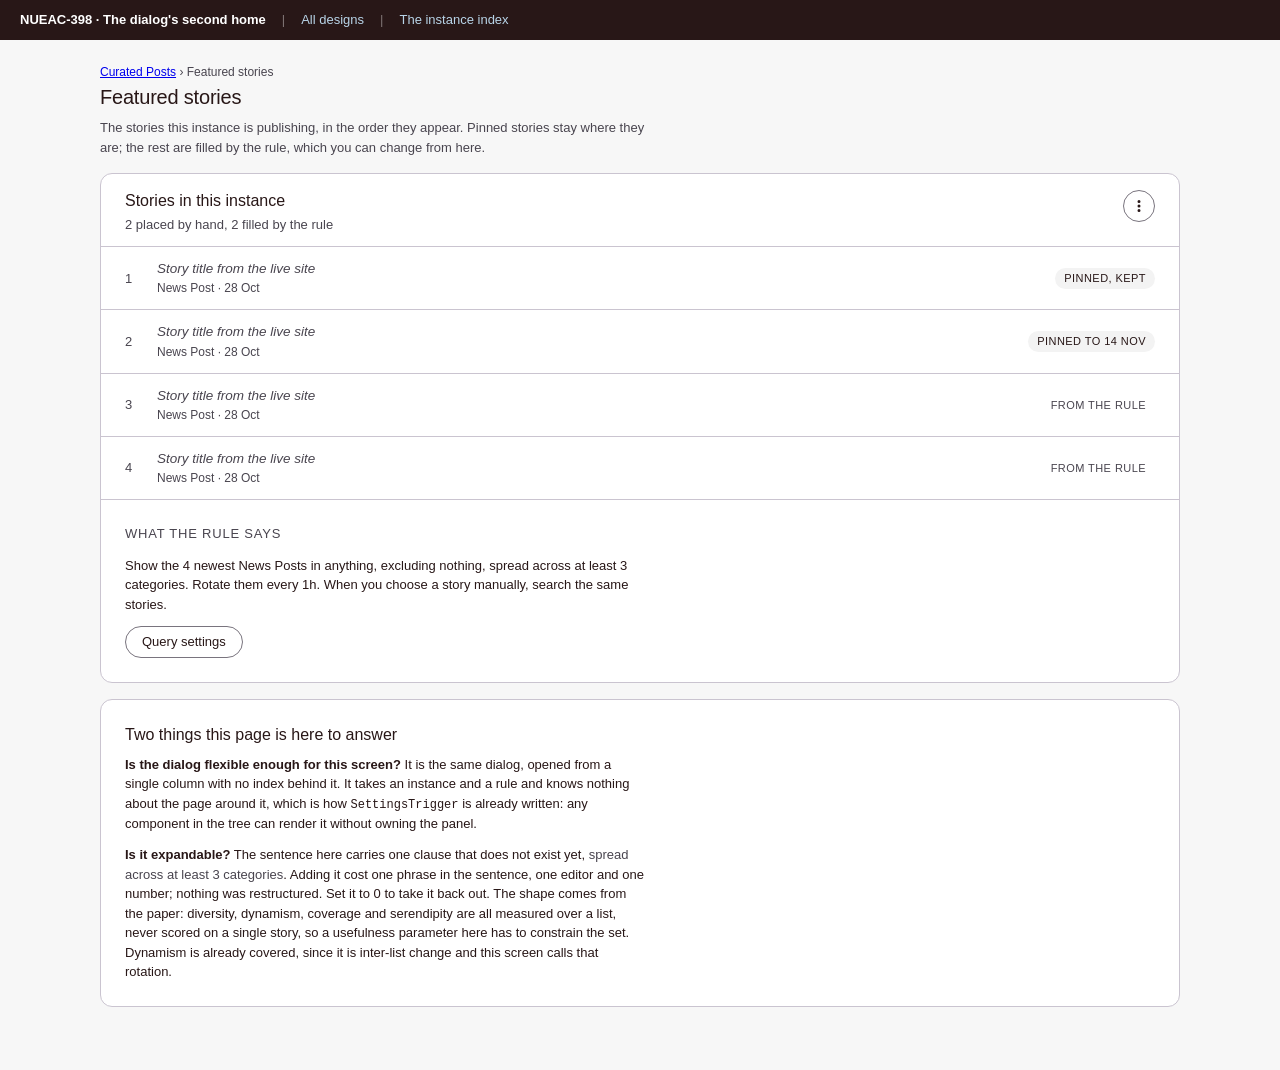
<file: 11-curation.html>
<!doctype html>
<html lang="en">
<head>
<meta charset="utf-8">
<meta name="viewport" content="width=device-width, initial-scale=1">
<title>The same dialog on the curation interface · NUEAC-398</title>
<link rel="stylesheet" href="assets/ngn-v2.css?v=202610291208">
<style>
/* ---- The index, from Direction D ------------------------------------- */
.panes { display: grid; grid-template-columns: minmax(260px, 340px) minmax(0, 1fr); gap: var(--ngn-space-4); align-items: start; }
@media (max-width: 980px) { .panes { grid-template-columns: minmax(0, 1fr); } .index { max-height: 320px; position: static; } }

.index { overflow: hidden; display: flex; flex-direction: column; max-height: calc(100vh - 48px); position: sticky; top: var(--ngn-space-4); }
.index .tools { padding: var(--ngn-space-3); border-bottom: 1px solid var(--ngn-outline-variant); }
.index .tools input { width: 100%; }
.index .scroll { overflow-y: auto; flex: 1 1 auto; }
.index .foot { border-top: 1px solid var(--ngn-outline-variant); padding: var(--ngn-space-2) var(--ngn-space-3); font-size: 12px; color: var(--ngn-on-surface-variant); margin: 0; }

.shelf {
  display: flex; align-items: center; gap: var(--ngn-space-3); width: 100%; text-align: left;
  border: 0; border-bottom: 1px solid var(--ngn-outline-variant); border-left: 3px solid transparent;
  background: none; font: inherit; cursor: pointer; padding: var(--ngn-space-3); color: inherit;
}
.shelf:hover { background: var(--ngn-surface-container-low); }
.shelf.is-sel { background: var(--ngn-surface-container); border-left-color: var(--ngn-primary); }
.shelf .txt { min-width: 0; flex: 1 1 auto; }
.shelf b { display: block; font-size: 13.5px; font-weight: 500; white-space: nowrap; overflow: hidden; text-overflow: ellipsis; }
.shelf span { display: block; font-size: 12px; color: var(--ngn-on-surface-variant); white-space: nowrap; overflow: hidden; text-overflow: ellipsis; }


/* The right column holds the naming form and the detail card, one at a time.
   min-width guards the grid track against a long term chip. */
.right { min-width: 0; }
.detail { display: flex; flex-direction: column; }
.detail-head { padding: var(--ngn-space-4) var(--ngn-space-5) var(--ngn-space-3); border-bottom: 1px solid var(--ngn-outline-variant); display: flex; gap: var(--ngn-space-3); align-items: flex-start; flex-wrap: wrap; }
.detail-head .acts { margin-left: auto; display: flex; gap: var(--ngn-space-2); flex-wrap: wrap; }

/* The design system's cog, inlined rather than linked so it inherits the
   button's colour through currentColor. It is the 16px micro size, which sits
   with a 13px label without shouting over it. */
.title-line { display: flex; align-items: baseline; gap: var(--ngn-space-2); flex-wrap: wrap; }

/* Renaming happens on the title itself, so the fields take the shape of the
   text they replace rather than dropping a form on top of it. */
.rename-inline { display: flex; flex-direction: column; gap: var(--ngn-space-3); width: 100%; max-width: 460px; }
.rename-inline .btns { display: flex; gap: var(--ngn-space-2); }
.rename-inline .hint.is-bad { color: var(--ngn-error); }
.rename-inline .hint.is-warn { color: var(--ngn-warning); }
.rename-inline code { font-family: var(--ngn-mono); font-size: 12px; }
#r-name { font-size: 16px; font-weight: 500; }
#r-key, #nkey { font-family: var(--ngn-mono); font-size: 13px; }

.sections { padding: var(--ngn-space-5); display: flex; flex-direction: column; gap: var(--ngn-space-5); }
.sect h3 { margin: 0 0 var(--ngn-space-3); font-size: 13px; font-weight: 500; letter-spacing: .06em; text-transform: uppercase; color: var(--ngn-on-surface-variant); }
.kv { margin: 0; display: grid; grid-template-columns: minmax(130px, 170px) minmax(0, 1fr); gap: var(--ngn-space-2) var(--ngn-space-4); }
.kv .k { font-size: 13px; color: var(--ngn-on-surface-variant); }
.kv .v { font-size: 13.5px; min-width: 0; }
.kv .unset { font-style: italic; color: var(--ngn-on-surface-variant); }
.chips { display: flex; gap: var(--ngn-space-2); flex-wrap: wrap; }
/* Clauses are ANDed, so they are stacked with the word between them rather
   than run together into one bag of chips. */
.clause { display: flex; align-items: baseline; gap: var(--ngn-space-2); flex-wrap: wrap; }
.clause + .clause { margin-top: var(--ngn-space-2); }
.clause .join { font-size: 12px; color: var(--ngn-on-surface-variant); }

.empty { padding: var(--ngn-space-6) var(--ngn-space-5); color: var(--ngn-on-surface-variant); font-size: 13.5px; }

/* The merged list: one ordered list of manual placements and organic fill,
   which is what MergedList renders on the real screen. */
.stories { list-style: none; margin: 0; padding: 0; }
.stories li {
  display: flex; align-items: center; gap: var(--ngn-space-3);
  padding: var(--ngn-space-3) var(--ngn-space-5);
  border-bottom: 1px solid var(--ngn-outline-variant);
}
.stories .pos { flex: none; width: 20px; font-size: 13px; color: var(--ngn-on-surface-variant); font-variant-numeric: tabular-nums; }
.stories .who { flex: 1 1 auto; min-width: 0; }
.stories .who b { display: block; font-size: 13.5px; font-weight: 400; font-style: italic; color: var(--ngn-on-surface-variant); }
.stories .who span { display: block; font-size: 12px; color: var(--ngn-on-surface-variant); }
.stories .pin {
  flex: none; font-size: 11px; letter-spacing: .04em; text-transform: uppercase;
  color: var(--ngn-on-surface); background: var(--ngn-surface-container);
  border-radius: 999px; padding: 2px 9px;
}
.stories .pin.is-auto { color: var(--ngn-on-surface-variant); background: none; }

/* Naming happens in the right pane, where an instance's own details are read,
   rather than on top of the list of names. The detail card steps aside while
   it is open, so the pane holds one thing at a time. */
.namer { padding: var(--ngn-space-5); display: flex; flex-direction: column; gap: var(--ngn-space-4); }
.namer[hidden] { display: none; }
.namer input { max-width: 420px; }
.namer .btns { display: flex; gap: var(--ngn-space-2); }
.namer .hint.is-bad { color: var(--ngn-error); }
.namer code { font-family: var(--ngn-mono); font-size: 12px; }
.detail[hidden] { display: none; }

.saved-note { font-size: 12px; color: var(--ngn-success); }

/* Deleting cannot be undone, so it gets a dialog of its own rather than a
   strip that can be clicked past. Narrower than the settings sheet, because a
   question with two answers should not look like a workspace. */
/* .sheet is declared further down, so this needs the pair to win on
   specificity rather than on source order. */
.sheet.sheet-sm { max-width: 460px; }
.sheet-sm .sheet-head { border-bottom: 0; padding-bottom: 0; }
.dbody { padding: var(--ngn-space-3) var(--ngn-space-5) var(--ngn-space-5); }
.dbody p { margin: 0; font-size: 13.5px; line-height: 1.6; }
.dbody p + p { margin-top: var(--ngn-space-3); }

/* The consequences are the point of the dialog, so they are a panel rather
   than a muted line under the question. #bf0229 on #ffdad8 is 5.00:1. */
.danger-note {
  margin-top: var(--ngn-space-4);
  background: var(--ngn-error-container);
  border-left: 3px solid var(--ngn-error);
  border-radius: var(--ngn-radius-sm);
  padding: var(--ngn-space-3) var(--ngn-space-4);
  display: flex; gap: var(--ngn-space-3); align-items: flex-start;
}
.danger-note svg { width: 16px; height: 16px; flex: none; margin-top: 2px; color: var(--ngn-error); }
.danger-note .lines { min-width: 0; }
.danger-note p { color: var(--ngn-error); font-weight: 500; }
.danger-note p + p { margin-top: var(--ngn-space-2); font-weight: 400; }
/* The brand fill is already red, so the destructive button takes the error
   red instead and the two do not read as the same button. */
.btn-danger { background: var(--ngn-error); color: #fff; border-color: var(--ngn-error); }
.btn-danger:hover { filter: brightness(1.08); }

.menu-wrap { position: relative; display: inline-flex; }
.kebab {
  min-width: 32px; width: 32px; padding: 0;
  display: inline-flex; align-items: center; justify-content: center;
}
.kebab svg { width: 16px; height: 16px; display: block; }
.menu {
  position: absolute; top: calc(100% + 4px); right: 0; z-index: 10; min-width: 190px;
  background: var(--ngn-surface); border: 1px solid var(--ngn-outline-variant);
  border-radius: var(--ngn-radius-sm); box-shadow: 0 6px 20px rgba(0,0,0,.12);
  padding: var(--ngn-space-1) 0; display: flex; flex-direction: column;
}
.menu button {
  border: 0; background: none; font: inherit; font-size: 13.5px; text-align: left;
  padding: var(--ngn-space-2) var(--ngn-space-4); cursor: pointer; color: inherit;
}
.menu button:hover { background: var(--ngn-surface-container-low); }
.menu .is-delete { color: var(--ngn-error); }
.menu-sep { height: 1px; background: var(--ngn-outline-variant); margin: var(--ngn-space-1) 0; }

/* ---- The dialog, from Settings C ------------------------------------- */
/* On its own page the scrim was part of the flow. Here it has to cover the
   index, so it is fixed and scrolls itself.

   Placement, in order of what it costs to get wrong:

   1. `margin: auto` on the sheet rather than `align-items: center` on the
      scrim. Centring a flex child taller than its scrollable parent puts the
      top of it above the scroll origin, where it cannot be reached. Auto
      margins centre it while it fits and let it sit at the top and scroll
      once it does not.
   2. More room underneath than above, so the sheet lands a little over the
      middle. The optical centre is above the geometric one, a dialog at a
      true 50% reads as low, and the trigger it came from is usually in the
      upper half of the page.
   3. A gutter at both ends, so some scrim always shows above and below and
      the sheet reads as a layer over the page rather than a new page. */
.scrim.is-modal {
  position: fixed; inset: 0; z-index: 50; min-height: 0;
  overflow-y: auto;
  display: flex; align-items: flex-start; justify-content: center;
  padding: 4vh var(--ngn-space-4) 9vh;
}
.scrim[hidden] { display: none; }

.sheet {
  width: 100%; max-width: 720px; display: flex; flex-direction: column;
  margin: auto;
  /* 100% of the scrim's content box, which already excludes the gutters. The
     sheet therefore never outgrows the viewport, so the title and the Save
     and Cancel buttons stay put and only the middle scrolls. Letting it grow
     instead pushed the footer off screen on a short window, which takes Save
     with it. */
  max-height: 100%;
}

/* A layer that appears with no transition reads as a page change. Short
   enough not to delay anything, and off entirely for anyone who asked. */
@media (prefers-reduced-motion: no-preference) {
  .scrim.is-modal:not([hidden]) .sheet { animation: sheet-in 140ms ease-out; }
  @keyframes sheet-in {
    from { opacity: 0; transform: translateY(-8px) scale(.99); }
    to   { opacity: 1; transform: none; }
  }
}

/* WCAG 1.4.10: at 320px, and at 400% zoom, the gutters give way to the
   content. The height cap does not, for the reason above. */
@media (max-height: 640px), (max-width: 400px) {
  .scrim.is-modal { padding: var(--ngn-space-3) var(--ngn-space-3) var(--ngn-space-4); }
}
.sheet-scroll { overflow-y: auto; flex: 1 1 auto; }
.sheet-head {
  padding: var(--ngn-space-4) var(--ngn-space-5);
  border-bottom: 1px solid var(--ngn-outline-variant);
  display: flex; align-items: flex-start;
}
.sheet-head .x { margin-left: auto; border: 0; background: none; cursor: pointer; font-size: 20px; color: var(--ngn-on-surface-variant); padding: 4px 8px; border-radius: var(--ngn-radius-full); }
.sheet-head .x:hover { background: var(--ngn-surface-container); }

.rule { padding: var(--ngn-space-6) var(--ngn-space-5); font-size: 22px; line-height: 1.9; }
/* At 22px the sentence breaks after two or three words on a phone, which
   loses the thing that makes it a sentence. */
@media (max-width: 560px) {
  .rule { font-size: 18px; line-height: 1.8; padding: var(--ngn-space-5) var(--ngn-space-4); }
  /* Wrapping on its own dropped Save below Cancel and put it on the left, so
     the two buttons read in the wrong order. The status line takes the first
     row instead and the buttons share the second, Save still last. */
  .sheet-foot { flex-wrap: wrap; }
  .sheet-foot #dirty, .sheet-foot .problem:not(:empty) { flex: 1 0 100%; }
  .sheet-foot .spacer { display: none; }
  .sheet-foot .btn { flex: 1 1 auto; justify-content: center; }
}

.tok {
  border: 0; background: none; font: inherit; color: var(--ngn-on-surface);
  cursor: pointer; padding: 2px 6px; border-radius: var(--ngn-radius-xs);
  border-bottom: 2px solid var(--ngn-outline-variant);
}
.tok:hover { background: var(--ngn-surface-container); border-bottom-color: var(--ngn-on-surface-variant); }
.tok.is-open { background: var(--ngn-secondary-container); border-bottom-color: var(--ngn-on-surface); }
.tok.is-empty { color: var(--ngn-on-surface-variant); font-style: italic; }

.rule .plain { color: var(--ngn-on-surface-variant); }
/* The taxonomy sits inside the token but reads as a label on the term rather
   than as one of the terms. */
.tok .tax { color: var(--ngn-on-surface-variant); font-size: .82em; }
.rule .punc { color: var(--ngn-on-surface-variant); margin-left: -5px; }


.editor {
  margin: 0 var(--ngn-space-5) var(--ngn-space-5);
  border: 1px solid var(--ngn-tertiary); border-radius: var(--ngn-radius-md);
  padding: var(--ngn-space-4); display: flex; flex-direction: column; gap: var(--ngn-space-3);
}
.editor h3 { margin: 0; font-size: 13px; font-weight: 500; letter-spacing: .06em; text-transform: uppercase; color: var(--ngn-on-surface-variant); }
.editor .done { align-self: flex-start; }
.upcoming-label { margin: var(--ngn-space-3) 0 6px; font-size: 13px; font-weight: 500; }
.upcoming {
  margin: 0; padding: 0; list-style: none;
  font-size: 13px; color: var(--ngn-on-surface-variant);
  display: grid; gap: 2px; font-variant-numeric: tabular-nums;
}

.group {
  border: 1px solid var(--ngn-outline-variant); border-radius: var(--ngn-radius-sm);
  padding: var(--ngn-space-3); display: flex; flex-direction: column; gap: var(--ngn-space-2);
}
.group + .group { margin-top: calc(var(--ngn-space-2) * -1); }
.group-head { display: flex; align-items: center; gap: var(--ngn-space-2); }
.group-head b { font-size: 13px; font-weight: 500; }
.group-head .btn { margin-left: auto; }

.sheet-foot {
  border-top: 1px solid var(--ngn-outline-variant);
  padding: var(--ngn-space-3) var(--ngn-space-5);
  display: flex; gap: var(--ngn-space-3); align-items: center;
}
.sheet-foot .spacer { flex: 1 1 auto; }
.sheet-foot .problem { color: var(--ngn-error); font-size: 13px; }
.sheet-foot .btn[disabled] { opacity: .45; cursor: not-allowed; }
</style>
</head>
<body>

<div class="proto-bar">
  <strong>NUEAC-398 · The dialog's second home</strong>
  <span class="sep">|</span>
  <a href="index.html">All designs</a>
  <span class="sep">|</span>
  <a href="10-complete.html">The instance index</a>
</div>

<div class="wrap">
  <p class="t-label-sm muted" style="margin:0 0 4px"><a href="10-complete.html">Curated Posts</a> &rsaquo; Featured stories</p>
  <h1 class="t-headline" style="margin:0 0 var(--ngn-space-2)">Featured stories</h1>
  <p class="t-body-sm muted" style="margin:0 0 var(--ngn-space-4);max-width:76ch">
    The stories this instance is publishing, in the order they appear. Pinned stories stay
    where they are; the rest are filled by the rule, which you can change from here.
  </p>

  <div class="right">
    <div class="card detail" id="detail"></div>

    <div class="card" style="margin-top:var(--ngn-space-4);padding:var(--ngn-space-5)">
      <h2 class="t-title" style="margin:0 0 var(--ngn-space-2)">Two things this page is here to answer</h2>
      <p class="t-body-sm" style="margin:0 0 var(--ngn-space-3);max-width:72ch">
        <b>Is the dialog flexible enough for this screen?</b> It is the same dialog, opened
        from a single column with no index behind it. It takes an instance and a rule and
        knows nothing about the page around it, which is how
        <code style="font-family:var(--ngn-mono);font-size:12px">SettingsTrigger</code> is
        already written: any component in the tree can render it without owning the panel.
      </p>
      <p class="t-body-sm" style="margin:0;max-width:72ch">
        <b>Is it expandable?</b> The sentence here carries one clause that does not exist
        yet, <span class="muted">spread across at least 3 categories</span>. Adding it cost
        one phrase in the sentence, one editor and one number; nothing was restructured.
        Set it to 0 to take it back out. The shape comes from the paper: diversity,
        dynamism, coverage and serendipity are all measured over a list, never scored on a
        single story, so a usefulness parameter here has to constrain the set. Dynamism is
        already covered, since it is inter-list change and this screen calls that rotation.
      </p>
    </div>
  </div>
</div>

<div class="scrim is-modal" id="scrim" hidden>
  <div class="card sheet" role="dialog" aria-modal="true" aria-labelledby="t">

    <div class="sheet-head">
      <div>
        <h2 class="t-headline" id="t" style="margin:0">Query settings</h2>
        <p class="t-body-sm muted" style="margin:2px 0 0" id="who"></p>
      </div>
      <button class="x" type="button" aria-label="Close" id="x">&times;</button>
    </div>

    <div class="sheet-scroll">
      <p class="rule" id="rule"></p>


      <div id="editor"></div>
    </div>

    <div class="sheet-foot">
      <span class="t-body-sm muted" id="dirty">No changes yet</span>
      <span class="problem" id="problem" role="status"></span>
      <span class="spacer"></span>
      <button class="btn btn-text" type="button" id="cancel">Cancel</button>
      <button class="btn btn-filled" type="button" id="save">Save</button>
    </div>

  </div>
</div>

<div class="scrim is-modal" id="dscrim" hidden>
  <div class="card sheet sheet-sm" role="alertdialog" aria-modal="true"
       aria-labelledby="d-title" aria-describedby="d-body">
    <div class="sheet-head">
      <h2 class="t-title" id="d-title" style="margin:0">Delete this instance?</h2>
    </div>
    <div class="dbody" id="d-body">
      <p id="d-what"></p>
      <div class="danger-note">
        <span id="d-icon"></span>
        <span class="lines">
          <p id="d-undo">This cannot be undone. There is no trash to restore it from.</p>
          <p id="d-wired" hidden></p>
        </span>
      </div>
    </div>
    <div class="sheet-foot">
      <span class="spacer"></span>
      <button class="btn btn-text" type="button" id="d-no">Keep it</button>
      <button class="btn btn-filled btn-danger" type="button" id="d-yes">Delete</button>
    </div>
  </div>
</div>

<script src="assets/terms.js?v=202610301050"></script>
<script src="assets/settings-data.js?v=202610301050"></script>
<script src="assets/data.js?v=202610301050"></script>
<script>
(function () {
  var $ = function (id) { return document.getElementById(id); };
  function clone(o) { return JSON.parse(JSON.stringify(o)); }
  var esc = function (t) { return String(t).replace(/[&<>"]/g, function (c) {
    return { '&': '&amp;', '<': '&lt;', '>': '&gt;', '"': '&quot;' }[c]; }); };

  /* ====================================================================
     Seeding one instance's rule from the taxonomy export.

     The export is a spreadsheet, so its columns carry labels rather than
     slugs. Everything that can be mapped to a real post type or taxonomy is;
     what cannot is left out rather than guessed at.
     ==================================================================== */

  /* The export excludes "Hide Post", which belongs to a taxonomy the term
     export did not cover. Registered here, on this page only, so the term
     still shows and can be removed. */
  if (!TAXONOMIES['display-options']) {
    TAXONOMIES['display-options'] = { n: 'Display Options', count: 1, terms: [ { n: 'Hide Post', s: 'hide-post', c: 0 } ] };
  }

  var TAX_ALIAS = { 'tag': 'post_tag', 'article format': 'article-format' };

  function taxFor(label) {
    var l = String(label).trim();
    if (TAX_ALIAS[l]) return TAX_ALIAS[l];
    if (TAXONOMIES[l]) return l;
    var hit = Object.keys(TAXONOMIES).filter(function (k) {
      return TAXONOMIES[k].n.toLowerCase() === l.toLowerCase();
    })[0];
    return hit || null;
  }

  function typesFrom(str) {
    var keys = {};
    POST_TYPES.forEach(function (p) { keys[p.k] = p.k; keys[p.n.toLowerCase()] = p.k; });
    return String(str || '').split(',').map(function (t) { return keys[t.trim()] || keys[t.trim().toLowerCase()]; })
      .filter(function (k, i, a) { return k && a.indexOf(k) === i; });
  }

  /* "11:00 AM" out of the export, "11:00" into <input type="time">. */
  function toTime(s) {
    var m = /^(\d{1,2}):(\d{2})\s*(AM|PM)$/i.exec(String(s).trim());
    if (!m) return '00:00';
    var h = (+m[1]) % 12;
    if (/pm/i.test(m[3])) h += 12;
    return (h < 10 ? '0' : '') + h + ':' + m[2];
  }

  /* The input stores 24-hour time; the page shows it the way the export did. */
  function clockLabel(t) {
    var m = /^(\d{2}):(\d{2})$/.exec(String(t));
    if (!m) return t;
    var h = +m[1], ampm = h < 12 ? 'AM' : 'PM';
    return ((h % 12) || 12) + ':' + m[2] + ' ' + ampm;
  }

  function seed(d) {
    var filters = {};
    function put(list, into) {
      list.forEach(function (f) {
        var tax = taxFor(f.t);
        if (!tax) return;
        if (!filters[tax]) filters[tax] = { groups: [[]], exclude: [] };
        var bucket = into === 'exclude' ? filters[tax].exclude : filters[tax].groups[0];
        if (bucket.indexOf(f.v) < 0) bucket.push(f.v);
      });
    }
    put(d.inc, 'include');
    put(d.exc, 'exclude');

    return {
      count: Math.min(50, Math.max(1, d.stories || 1)),
      sort: 'Newest',
      types: typesFrom(d.types),
      windowDays: 14,
      searchTypes: typesFrom(d.search),
      filters: filters,
      /* The export has no by-hand term filters, because the panel has never
         been able to set any. Empty is the truth, not a placeholder. */
      searchFilters: {},
      /* /search takes its own count, sort and sort_window_days, so the
         manual half has all three. The defaults are the route's own:
         count 3 (MAX_SEARCH_RESULTS), Newest, 14 days. */
      searchCount: 3, searchSort: 'Newest', searchWindowDays: 14,
      /* A worked example of a parameter that does not exist yet, so the
         question "is this expandable" has an answer you can click.

         Shaped from the paper Xris cited (Lu, Dumitrache and Graus, UMAP 2020).
         Its four usefulness metrics are all properties of the list, not scores
         on one story: diversity is intra-list, dynamism is inter-list, coverage
         is across a day's publishing, and serendipity is measured against one
         reader's history. So the clause constrains the set, which is the shape
         a Curated Posts instance can actually carry. */
      spread: 3,
      /* Follows the automatic query until someone customises it. 44 of the 47
         exported instances already search exactly the post types they fill
         from, so following is both the sensible default and the true one. */
      searchSame: typesFrom(d.search).join() === typesFrom(d.types).join(),
      /* The export records that rotation is on and when it starts, but not
         how long the gap is, so 1h is this prototype's stand-in. */
      rotation: { on: d.rot !== 'Off', interval: '1h', start: toTime(d.rotStart) }
    };
  }

  var SETTINGS = {};
  CURATED.forEach(function (d) { SETTINGS[d.s] = seed(d); });

  /* ====================================================================
     The index
     ==================================================================== */

  var sel = CURATED[0].s, confirming = null, deleted = {}, justSaved = null, naming = null;
  /* editing holds the key of the instance whose title is being edited in place.
     keyTouched stops the key following the name once it has been typed in. */
  var editing = null, keyTouched = false;

  /* PATCH .../{key}/key renames an instance and Store::rename moves the entry
     and its purge log. What it does not move is the theme's own code: two
     keys are written into template files, so renaming or deleting either
     leaves that code looking for an instance that is no longer there.

     Written out per case rather than assembled from parts, because the
     grammar changes with the number of places and a sentence built from a
     template reads like one. The files, for whoever needs them:
       editors-picks     sidebar-editors-picks.php
       featured-stories  class-feed-featured.php,
                         overlay-fullscreen-menu-news.php */
  var WIRED_IN = {
    'editors-picks': {
      gone:  'The Editor\u2019s Picks sidebar pulls from this. It will go empty.',
      moved: 'The Editor\u2019s Picks sidebar looks for this slug. Change it and the sidebar goes empty.'
    },
    'featured-stories': {
      gone:  'The featured stories feed and the fullscreen menu pull from this. Both will go empty.',
      moved: 'The featured stories feed and the fullscreen menu look for this slug. Change it and both go empty.'
    }
  };

  /* Curated_Posts_Store::empty_query: what the backend gives a brand new
     instance. Not a guess, and not blank. */
  var EMPTY_RULE = {
    count: 5, sort: 'Newest', types: ['newspost'], windowDays: 14,
    searchTypes: ['newspost'], filters: {}, searchFilters: {},
    searchCount: 3, searchSort: 'Newest', searchWindowDays: 14, searchSame: true, spread: 3,
    rotation: { on: false, interval: '1h', start: '00:00' }
  };

  /* sanitize_title(), which is what WordPress itself would give this name:
     accents folded to ASCII rather than dropped, so "Café" becomes "cafe" and
     not "caf", then lowercase, non-alphanumerics to hyphens, hyphens
     collapsed and trimmed. */
  function keyFrom(name) {
    return String(name)
      .normalize('NFD').replace(/[\u0300-\u036f]/g, '')
      .toLowerCase()
      .replace(/[^a-z0-9]+/g, '-')
      .replace(/^-+|-+$/g, '');
  }
  function keyTaken(k) { return CURATED.some(function (d) { return d.s === k; }); }

  /* Curated_Posts_Store::next_copy_key: <key>-copy, then -copy-2, -copy-3. */
  function copyKey(k) {
    if (!keyTaken(k + '-copy')) return k + '-copy';
    var i = 2;
    while (keyTaken(k + '-copy-' + i)) i++;
    return k + '-copy-' + i;
  }

  function shelf(k) { return CURATED.filter(function (d) { return d.s === k; })[0]; }

  function addInstance(key, label, rule) {
    CURATED.push({ n: label, s: key, g: 'Other', stories: 0, types: '', inc: [], exc: [],
                   search: '', rot: 'Off', rotStart: 'N/A', upcoming: 0 });
    SETTINGS[key] = JSON.parse(JSON.stringify(rule));
    sel = key; confirming = null; justSaved = null;
    $('q').value = '';
  }

  /* ---- Deleting ------------------------------------------------------
     Store::delete unsets the entry and drops its purge log. There is no
     trash, no restore and no undo anywhere in the module, so the dialog says
     so and the safe answer takes focus. */

  /* assets/images/icons/ellipsis-vertical-micro.svg, from the theme. A menu
     button carries an icon, not three typed dots: the glyph is centred and
     evenly spaced by design, and it scales with the type rather than drifting
     with the font. */
  var MORE_ICON = '<svg xmlns="http://www.w3.org/2000/svg" viewBox="0 0 16 16" fill="currentColor" aria-hidden="true" data-slot="icon"><path d="M8 2a1.5 1.5 0 1 1 0 3 1.5 1.5 0 0 1 0-3ZM8 6.5a1.5 1.5 0 1 1 0 3 1.5 1.5 0 0 1 0-3ZM9.5 12.5a1.5 1.5 0 1 0-3 0 1.5 1.5 0 0 0 3 0Z"/></svg>';

  /* assets/images/icons/exclamation-triangle-micro.svg, from the theme. */
  var WARN_ICON = '<svg xmlns="http://www.w3.org/2000/svg" viewBox="0 0 16 16" fill="currentColor" aria-hidden="true" data-slot="icon"><path fill-rule="evenodd" d="M6.701 2.25c.577-1 2.02-1 2.598 0l5.196 9a1.5 1.5 0 0 1-1.299 2.25H2.804a1.5 1.5 0 0 1-1.3-2.25l5.197-9ZM8 4a.75.75 0 0 1 .75.75v3a.75.75 0 1 1-1.5 0v-3A.75.75 0 0 1 8 4Zm0 8a1 1 0 1 0 0-2 1 1 0 0 0 0 2Z" clip-rule="evenodd"/></svg>';

  function openDelete(which) {
    var d = shelf(which);
    if (!d) return;
    confirming = which;
    closeMenu();
    $('d-title').textContent = 'Are you sure you want to delete \u201c' + d.n + '\u201d?';
    $('d-what').textContent = 'It fills ' + stories(d.stories) + ' on the site right now.';

    var wired = WIRED_IN[which];
    $('d-wired').hidden = !wired;
    if (wired) $('d-wired').textContent = wired.gone;

    $('d-icon').innerHTML = WARN_ICON;
    $('dscrim').hidden = false;
    document.body.style.overflow = 'hidden';
    /* Focus the answer that changes nothing, so Enter or a stray space cannot
       delete anything. */
    $('d-no').focus();
  }

  function closeDelete() {
    confirming = null;
    $('dscrim').hidden = true;
    if ($('scrim').hidden) document.body.style.overflow = '';
    var k = document.querySelector('[data-menu]');
    if (k) k.focus();
  }

  function doDelete() {
    var which = confirming;
    if (!which) return;
    deleted[which] = true;
    confirming = null;
    $('dscrim').hidden = true;
    document.body.style.overflow = '';
    if (sel === which) sel = (liveShelves()[0] || {}).s;
    editing = null;
    renderIndex();
    var k = document.querySelector('[data-menu]');
    if (k) k.focus();
  }

  /* ---- Renaming in place ------------------------------------------- */

  function openEditor(which) {
    closeMenu(); closeNamer();
    editing = which; sel = which; confirming = null; justSaved = null;
    renderIndex();
    editHint();
    var f = $('r-name');
    if (f) { f.focus(); f.select(); }
  }

  function closeEditor_() {
    var was = editing;
    editing = null;
    renderIndex();
    var k = document.querySelector('[data-menu]');
    if (k) k.focus();
    return was;
  }

  /* The name is a label and changes nothing else. The key is the identity the
     site asks for, which is why it carries the warnings. */
  function editHint() {
    if (!editing) return;
    var h = $('r-hint'), name = $('r-name').value.trim(), k = keyFrom($('r-key').value);
    var moved = k !== editing;
    var bad = '', warn = '';

    if (!k) bad = 'The slug needs some letters or numbers.';
    else if (moved && keyTaken(k)) bad = 'An instance already uses ' + k + '. Pick another.';
    else if (moved && WIRED_IN[editing]) warn = WIRED_IN[editing].moved;
    else if (moved) warn = 'Only an administrator can change a slug, and anything still using the old one stops working.';
    else if (!name) warn = 'Leave it empty and the name comes from the slug instead.';

    h.className = 'hint' + (bad ? ' is-bad' : (warn ? ' is-warn' : ''));
    h.textContent = bad || warn || 'The site asks for this instance by this slug.';
    $('r-save').disabled = !!bad || (name === shelf(editing).n && !moved);
  }

  function saveEditor() {
    if (!editing) return;
    var name = $('r-name').value.trim(), k = keyFrom($('r-key').value);
    var old = editing;
    if (!k || (k !== old && keyTaken(k))) { editHint(); return; }

    var d = shelf(old);
    /* set_label with an empty string drops the custom label and the list falls
       back to a name derived from the key, so that is what empty does here. */
    d.n = name || k.replace(/-/g, ' ').replace(/\b\w/g, function (c) { return c.toUpperCase(); });

    if (k !== old) {
      /* Store::rename moves the entry under the new key; the settings move
         with it, and so does the selection. */
      d.s = k;
      SETTINGS[k] = SETTINGS[old];
      delete SETTINGS[old];
      if (sel === old) sel = k;
      editing = k;
    }
    closeEditor_();
  }

  function openNamer(mode, from) {
    if (!$('namer')) return;
    naming = { mode: mode, from: from || null };
    var d = from ? shelf(from) : null;
    $('namelab').textContent = mode === 'rename' ? 'Rename this instance' : 'Name this instance';
    $('namesub').textContent = mode === 'rename' ? d.n : 'It will join the list on the left, in order.';
    $('namego').textContent  = mode === 'rename' ? 'Save name' : 'Create';
    $('name').value = mode === 'rename' ? d.n : '';
    $('nkey').value = '';
    keyTouched = false;
    /* One thing at a time in the right pane. */
    $('namer').hidden = false;
    $('detail').hidden = true;
    nameHint();
    $('name').focus();
    $('name').select();
  }

  function closeNamer() {
    if (!$('namer')) { naming = null; return; }
    naming = null;
    $('namer').hidden = true;
    $('detail').hidden = false;
    $('name').value = '';
    $('namehint').className = 'hint';
  }

  /* The key follows the name until someone edits the key, which is how a slug
     field is expected to behave. */
  function nameHint() {
    var h = $('namehint'), v = $('name').value.trim();
    if (!keyTouched) $('nkey').value = keyFrom(v);
    var k = keyFrom($('nkey').value);

    if (!v && !k)         { h.className = 'hint'; h.textContent = 'The slug follows the name. Edit it here if you want a different one.'; }
    else if (!k)          { h.className = 'hint is-bad'; h.textContent = 'The slug needs some letters or numbers.'; }
    else if (keyTaken(k)) { h.className = 'hint is-bad'; h.innerHTML = 'An instance already uses <code>' + esc(k) + '</code>. Pick another.'; }
    else                  { h.className = 'hint'; h.innerHTML = 'The site will ask for this instance by <code>' + esc(k) + '</code>.'; }

    $('namego').disabled = !v || !k || keyTaken(k);
  }



  function liveShelves() { return CURATED.filter(function (d) { return !deleted[d.s]; }); }
  function visible() {
    var t = $('q') ? $('q').value.trim().toLowerCase() : '';
    return liveShelves().filter(function (d) { return !t || (d.n + ' ' + d.s).toLowerCase().indexOf(t) > -1; });
  }
  var stories = function (n) { return n + (n === 1 ? ' story' : ' stories'); };

  var typeName = function (k) { var t = POST_TYPES.filter(function (x) { return x.k === k; })[0]; return t ? t.n : k; };
  var pluralType = function (k, n) { var nm = typeName(k); return n === 1 || /s$/.test(nm) ? nm : nm + 's'; };

  function listJoin(items) {
    if (items.length < 3) return items.join(' or ');
    return items.slice(0, -1).join(', ') + ' or ' + items[items.length - 1];
  }


  function typeSummary(s) {
    return s.types.length ? s.types.map(typeName).join(', ') : 'All types';
  }

  function renderList() {
    if (!$('list')) return;
    var list = visible();
    $('num').textContent = list.length + ' of ' + liveShelves().length + ' instances';

    if (!list.length) { $('list').innerHTML = '<p class="empty">Nothing matches that.</p>'; return; }

    $('list').innerHTML = list.slice().sort(function (a, b) { return a.n.localeCompare(b.n); })
      .map(function (d) {
        var s = SETTINGS[d.s];
        return '<button type="button" class="shelf' + (sel === d.s ? ' is-sel' : '') + '" role="option" ' +
          'aria-selected="' + (sel === d.s) + '" data-sel="' + esc(d.s) + '">' +
          '<span class="txt"><b>' + esc(d.n) + '</b>' +
          '<span>' + stories(s.count) + ' · ' + esc(typeSummary(s)) + '</span></span></button>';
      }).join('');
  }

  function row(k, v, unset) {
    return '<span class="k">' + k + '</span><span class="v">' +
      (unset ? '<span class="unset">' + v + '</span>' : v) + '</span>';
  }

  function chipSet(terms, kind, tax) {
    return '<span class="chips">' + terms.map(function (t) {
      return '<span class="chip' + (kind === 'exc' ? ' chip-exclude' : '') + '">' +
        esc(tax) + ': ' + esc(t) + '</span>';
    }).join('') + '</span>';
  }

  /* One clause per non-empty group, in the order the query would emit them. */
  function includeView(s, which) {
    var bag = s[which || 'filters'] || {}, out = [];
    Object.keys(bag).forEach(function (tax) {
      bag[tax].groups.forEach(function (g) {
        if (g.length) out.push({ tax: tax, terms: g });
      });
    });
    if (!out.length) return null;
    return out.map(function (c, i) {
      return '<span class="clause">' +
        (i ? '<span class="join">and also in</span>' : '') +
        chipSet(c.terms, 'inc', TAXONOMIES[c.tax] ? TAXONOMIES[c.tax].n : c.tax) + '</span>';
    }).join('');
  }

  function excludeView(s, which) {
    var bag = s[which || 'filters'] || {}, out = [];
    Object.keys(bag).forEach(function (tax) {
      bag[tax].exclude.forEach(function (t) {
        out.push({ tax: TAXONOMIES[tax] ? TAXONOMIES[tax].n : tax, term: t });
      });
    });
    if (!out.length) return null;
    return '<span class="chips">' + out.map(function (f) {
      return '<span class="chip chip-exclude">' + esc(f.tax) + ': ' + esc(f.term) + '</span>';
    }).join('') + '</span>';
  }

  /* The merged list the real screen shows: manual placements and organic fill
     in one ordered list, from MergedPost in types.ts, which carries manual,
     expiresAt and retain alongside the post's own title, type and date. */
  var STORIES = [
    { manual: true,  retain: true,  expires: null,           type: 'newspost' },
    { manual: true,  retain: false, expires: '14 Nov',       type: 'newspost' },
    { manual: false, retain: false, expires: null,           type: 'newspost' },
    { manual: false, retain: false, expires: null,           type: 'newspost' }
  ];

  function renderDetail() {
    var d = liveShelves().filter(function (x) { return x.s === sel; })[0];
    if (!d) { $('detail').innerHTML = '<p class="empty">Nothing selected.</p>'; return; }
    var st = SETTINGS[d.s];

    var html = '<div class="detail-head">' +
      '<div><span class="title-line"><h2 class="t-title" style="margin:0">Stories in this instance</h2></span>' +
      '<p class="t-body-sm muted" style="margin:2px 0 0">' +
        STORIES.filter(function (x) { return x.manual; }).length + ' placed by hand, ' +
        STORIES.filter(function (x) { return !x.manual; }).length + ' filled by the rule</p></div>' +
      '<div class="acts"><span class="menu-wrap">' +
        '<button class="btn btn-outlined btn-sm kebab" type="button" aria-haspopup="menu" ' +
          'aria-expanded="false" aria-label="More actions" data-menu="' + esc(d.s) + '">' + MORE_ICON + '</button>' +
      '</span></div></div>';

    html += '<ol class="stories">' + STORIES.map(function (x, i) {
      return '<li>' +
        '<span class="pos">' + (i + 1) + '</span>' +
        '<span class="who"><b>Story title from the live site</b>' +
          '<span>' + esc(typeName(x.type)) + ' \u00b7 28 Oct</span></span>' +
        (x.manual
          ? '<span class="pin">' + (x.retain ? 'Pinned, kept' : 'Pinned to ' + esc(x.expires)) + '</span>'
          : '<span class="pin is-auto">From the rule</span>') +
      '</li>';
    }).join('') + '</ol>';

    html += '<div class="sections"><div class="sect"><h3>What the rule says</h3>' +
      '<p class="t-body-sm" style="margin:0 0 var(--ngn-space-3);max-width:70ch">' +
      esc(ruleText(st)) + '</p>' +
      '<button class="btn btn-outlined btn-sm" type="button" data-settings="' + esc(d.s) + '">Query settings</button>' +
      '</div></div>';

    $('detail').innerHTML = html;
  }

  /* The sentence as plain text, for the summary above the button. The line
     breaks have to become spaces before the tags go, or the sentences run
     together, and the entities esc() put in have to come back out or they are
     escaped twice on the way into the summary. */
  function ruleText(st) {
    var was = draft; draft = st;
    var t = rule()
      .replace(/<br\s*\/?>/gi, ' ')
      .replace(/<[^>]+>/g, '')
      .replace(/&amp;/g, '&').replace(/&lt;/g, '<').replace(/&gt;/g, '>').replace(/&quot;/g, '"')
      .replace(/\s+/g, ' ')
      .trim();
    draft = was;
    return t;
  }

  function renderIndex() { renderList(); renderDetail(); }

  function closeMenu() {
    var m = document.querySelector('.menu');
    if (m) {
      var btn = m.parentElement.querySelector('[data-menu]');
      if (btn) btn.setAttribute('aria-expanded', 'false');
      m.remove();
    }
  }

  function openMenu(btn) {
    var already = btn.parentElement.querySelector('.menu');
    closeMenu();
    if (already) return;
    var m = document.createElement('div');
    m.className = 'menu';
    m.setAttribute('role', 'menu');
    m.innerHTML = '<button type="button" role="menuitem" data-settings="' + esc(btn.dataset.menu) + '">Settings</button>' +
      '<button type="button" role="menuitem" data-act="rename" data-on="' + esc(btn.dataset.menu) + '">Rename</button>' +
      '<button type="button" role="menuitem" data-act="duplicate" data-on="' + esc(btn.dataset.menu) + '">Duplicate</button>' +
      '<div class="menu-sep"></div>' +
      '<button type="button" role="menuitem" class="is-delete" data-del="' + esc(btn.dataset.menu) + '">Delete…</button>';
    btn.parentElement.appendChild(m);
    btn.setAttribute('aria-expanded', 'true');
    m.querySelector('button').focus();
  }

  /* ====================================================================
     The dialog

     The query groups terms BY TAXONOMY. buildQueryParams emits one
     { taxonomy, terms } clause per group, and clauses are ANDed, so a single
     OR group can never span two taxonomies. The state mirrors that shape:

       filters[taxSlug] = { groups: [ [term, term], [term] ], exclude: [term] }

     groups[0] is the taxonomy's base include; the rest are its AND groups.
     ==================================================================== */

  /* Opening a taxonomy's editor creates its filter record, so a plain look
     round used to count as an edit. Comparing normalised copies, with the
     empty records and empty groups dropped, keeps Save honest. */
  function norm(d) {
    var c = JSON.parse(JSON.stringify(d));
    ['filters', 'searchFilters'].forEach(function (bag) {
      if (!c[bag]) return;
      Object.keys(c[bag]).forEach(function (tax) {
        var f = c[bag][tax];
        f.groups = f.groups.filter(function (g) { return g.length; });
        if (!f.groups.length && !f.exclude.length) delete c[bag][tax];
      });
    });
    return JSON.stringify(c);
  }

  var slug = null, SAVED = null, draft = null, open = null, lastTok = null, taxKey = null, termQ = {};

  /* The /search route takes its own terms_include and terms_exclude, so the
     manual search can filter by term independently of the automatic fill.
     Today the panel sends the automatic query's terms to both, which is why
     the by-hand line only ever offered post types. scope says which of the
     two sets a token or editor is working on. */
  var scope = 'auto';
  var SCOPES = {
    auto:   { bag: 'filters',       types: 'types',       inc: 'include',       exc: 'exclude' },
    manual: { bag: 'searchFilters', types: 'searchTypes', inc: 'searchInclude', exc: 'searchExclude' }
  };
  var scopeOf = function (tokKey) {
    return (tokKey === 'searchInclude' || tokKey === 'searchExclude') ? 'manual' : 'auto';
  };
  var bagFor  = function (sc) { return draft[SCOPES[sc].bag]; };
  var typesFor = function (sc) { return draft[SCOPES[sc].types]; };

  var changed = function () { return norm(draft) !== norm(SAVED); };
  var INTERVALS = ['15m', '30m', '1h', '2h', '3h', '4h', '6h', '12h', '24h'];
  var isCustom = function (v) { return INTERVALS.indexOf(v) < 0; };

  function fil(tax, sc) {
    var bag = bagFor(sc || scope);
    if (!bag[tax]) bag[tax] = { groups: [[]], exclude: [] };
    if (!bag[tax].groups.length) bag[tax].groups = [[]];
    return bag[tax];
  }

  function clauses(sc) {
    var bag = bagFor(sc || scope), out = [];
    Object.keys(bag).forEach(function (tax) {
      bag[tax].groups.forEach(function (g, gi) {
        if (g.length) out.push({ tax: tax, gi: gi, terms: g });
      });
    });
    return out;
  }

  /* One token per taxonomy that has exclusions, each opening the editor for
     that taxonomy, so "excluding Preview or Final" can no longer hide which
     taxonomy those two came from. */
  function excludeTokens(sc) {
    sc = sc || 'auto';
    var bag = bagFor(sc), key = SCOPES[sc].exc, byTax = [];
    Object.keys(bag).forEach(function (tax) {
      var ex = bag[tax].exclude;
      if (ex.length) byTax.push({ tax: tax, terms: ex });
    });
    if (!byTax.length) return tok(key, 'nothing', true);
    return byTax.map(function (x) {
      return tok(key, taxLabel(x.tax, x.terms), false, x.tax + ':x', true);
    }).join(' <span class="plain">and</span> ');
  }

  /* The taxonomies the chosen post types offer, plus any that already carry a
     filter, so a term set on an instance is never stranded out of reach. */
  function availableTax() {
    var types = typesFor(scope), bag = bagFor(scope);
    /* An empty post type list means every type, and the by-hand search is
       usually left empty, so fall back to every taxonomy rather than none. */
    var a = (types.length ? taxonomiesFor(types) : Object.keys(TAXONOMIES)).slice();
    Object.keys(bag).forEach(function (t) {
      if (!TAXONOMIES[t] || a.indexOf(t) > -1) return;
      var f = bag[t];
      if (f.groups.some(function (g) { return g.length; }) || f.exclude.length) a.push(t);
    });
    return a;
  }

  function clampWhole(raw, lo, hi) {
    var n = Math.round(parseFloat(raw));
    if (!isFinite(n)) return lo;
    return Math.min(hi, Math.max(lo, n));
  }

  function problems(d) {
    var out = [];
    if (d.sort !== 'Most viewed' && d.rotation.on && !intervalMinutes(d.rotation.interval)) {
      out.push('"' + (d.rotation.interval || 'blank') + '" is not an interval. Try 1h, 30m or a number of minutes.');
    }
    /* Both sets, because a contradiction in the by-hand filters is just as
       unsaveable as one in the automatic query. */
    ['filters', 'searchFilters'].forEach(function (bag) {
      Object.keys(d[bag] || {}).forEach(function (tax) {
        var f = d[bag][tax];
        var inc = f.groups.reduce(function (a, g) { return a.concat(g); }, []);
        f.exclude.forEach(function (t) {
          if (inc.indexOf(t) > -1) {
            out.push('“' + t + '” is both required and excluded, so nothing can match it.');
          }
        });
      });
    });
    return out;
  }

  function tok(key, text, empty, ref, isHtml) {
    return '<button class="tok' + (open === key ? ' is-open' : '') + (empty ? ' is-empty' : '') +
      '" type="button" data-tok="' + key + '"' + (ref ? ' data-ref="' + ref + '"' : '') +
      '>' + (isHtml ? text : esc(text)) + '</button>';
  }

  /* Terms alone do not say what they are. "Health" is a Category, a Department
     and a Kicker Category, and the sentence used to name the term and drop the
     taxonomy, so two clauses from two taxonomies read as one list. The
     taxonomy goes in the token, muted, in the same shape the chips below the
     sentence already use. */
  function taxLabel(tax, terms) {
    var name = TAXONOMIES[tax] ? TAXONOMIES[tax].n : tax;
    /* "with category Business", not "Category: Business". The taxonomy is part
       of the sentence rather than a label stuck in front of the term, so it
       reads lowercase like the rest of the words around it. */
    return '<span class="tax">' + esc(name.toLowerCase()) + '</span> ' + esc(listJoin(terms));
  }

  /* Each clause carries its own "with", because the joins read
     "with category Business and also with tag 2016 election". */
  function groupTokens(sc) {
    sc = sc || 'auto';
    var key = SCOPES[sc].inc, c = clauses(sc);
    if (!c.length) return '<span class="plain">in</span> ' + tok(key, 'anything', true);
    return c.map(function (x, i) {
      return '<span class="plain">' + (i ? 'and also with' : 'with') + '</span> ' +
        tok(key, taxLabel(x.tax, x.terms), false, x.tax + ':' + x.gi, true);
    }).join(' ');
  }

  function rule() {
    var views = draft.sort === 'Most viewed';
    var str = '<span class="plain">Show the</span> ' +
      tok('count', draft.count === 1 ? 'single' : draft.count) + ' ' +
      tok('sort', views ? 'most viewed' : 'newest') + ' ' +
      tok('types', draft.types.length
        ? listJoin(draft.types.map(function (k) { return pluralType(k, draft.count); }))
        : 'stories of any type', !draft.types.length);

    if (views) str += ' <span class="plain">from the last</span> ' +
      tok('window', draft.windowDays + (draft.windowDays === 1 ? ' day' : ' days'));

    str += ' ' + groupTokens('auto') +
      '<span class="punc">,</span> <span class="plain">excluding</span> ' +
      excludeTokens('auto') +
      (draft.spread
        ? '<span class="punc">,</span> <span class="plain">spread across at least</span> ' +
          tok('spread', draft.spread + (draft.spread === 1 ? ' category' : ' categories'))
        : '') +
      '<span class="punc">.</span>';

    str += views
      ? '<br><span class="plain">Most viewed reshuffles itself, so there is no rotation.</span>'
      : (draft.rotation.on
        ? '<br><span class="plain">Rotate them</span> ' + tok('rotation', 'every ' + draft.rotation.interval) + '<span class="punc">.</span>'
        : '<br>' + tok('rotation', 'They never rotate', true) + '<span class="punc">.</span>');

    /* While it follows the automatic query there is nothing to spell out, so
       the whole half collapses to the one word that can change it. */
    if (draft.searchSame) {
      str += '<br><span class="plain">When you choose a story manually,</span> ' +
        tok('searchSame', 'search the same stories') + '<span class="punc">.</span>';
      return str;
    }

    /* Same shape as the first sentence, because it is the same kind of rule:
       how many, in what order, of what, narrowed how. */
    var sViews = draft.searchSort === 'Most viewed';
    str += '<br><span class="plain">When you choose a story manually, the search offers the</span> ' +
      tok('searchCount', draft.searchCount === 1 ? 'single' : draft.searchCount) + ' ' +
      tok('searchSort', sViews ? 'most viewed' : 'newest') + ' ' +
      tok('searchTypes', draft.searchTypes.length
        ? listJoin(draft.searchTypes.map(function (k) { return pluralType(k, draft.searchCount); }))
        : 'stories of any type', !draft.searchTypes.length);

    if (sViews) str += ' <span class="plain">from the last</span> ' +
      tok('searchWindow', draft.searchWindowDays + (draft.searchWindowDays === 1 ? ' day' : ' days'));

    str += ' ' + groupTokens('manual') +
      '<span class="punc">,</span> <span class="plain">excluding</span> ' +
      excludeTokens('manual') +
      '<span class="punc">.</span>';

    return str;
  }

  function countLine(tax, showing, q) {
    if (q) {
      var hits = countMatches(taxKey, q);
      if (!hits) return 'Nothing matches “' + esc(q) + '”.';
      return hits.toLocaleString() + (hits === 1 ? ' term matches “' : ' terms match “') +
        esc(q) + '”' + (hits > showing ? ', showing the closest ' + showing : '') + '.';
    }
    if (showing >= tax.count) return tax.count.toLocaleString() + (tax.count === 1 ? ' term.' : ' terms.');
    return 'Showing ' + showing + ' of ' + tax.count.toLocaleString() + '. Type to find the rest.';
  }

  function groupBox(tax, bucket, gi, isEx) {
    var key = (isEx ? 'x' : gi);
    var q = termQ[key] || '';
    var shown = searchTerms(taxKey, q, 40);
    var title = isEx ? 'Never tagged' : (gi === 0 ? 'Has any of' : 'AND has any of');
    var groupCount = fil(taxKey).groups.length;

    return '<div class="group">' +
      '<div class="group-head"><b>' + title + ' <span class="muted">(' + bucket.length + ' selected)</span></b>' +
        (!isEx && groupCount > 1
          ? '<button class="btn btn-text btn-sm" type="button" data-dropgroup="' + gi + '">Remove</button>' : '') +
      '</div>' +
      '<div class="field"><label for="e-q-' + key + '">Search ' + esc(tax.n) + '</label>' +
        '<input type="search" id="e-q-' + key + '" data-q="' + key + '" value="' + esc(q) +
        '" placeholder="Type a name or a slug…"></div>' +
      '<div class="chips">' + shown.map(function (t) {
        var on = bucket.indexOf(t.n) > -1;
        return '<button class="chip' + (on ? ' is-on' : '') + '" type="button" data-term="' + esc(t.n) +
          '" data-gi="' + key + '"' + (t.p ? ' title="Inside ' + esc(t.p) + '"' : '') + '>' +
          (t.p ? '<span class="muted">' + esc(t.p) + ' › </span>' : '') + esc(t.n) +
          ' <span class="muted">' + t.c.toLocaleString() + '</span></button>';
      }).join('') + '</div>' +
      '<p class="t-body-sm muted" style="margin:0">' + countLine(tax, shown.length, q) + '</p>' +
      (bucket.length ? '<div class="chips" style="padding-top:var(--ngn-space-2);border-top:1px solid var(--ngn-outline-variant)">' +
        bucket.map(function (t) {
          return '<span class="chip' + (isEx ? ' chip-exclude' : ' is-on') + '">' + esc(t) +
            ' <button class="chip-remove" type="button" data-rm="' + esc(t) + '" data-gi="' + key +
            '" aria-label="Remove ' + esc(t) + '">&times;</button></span>';
        }).join('') + '</div>' : '') +
    '</div>';
  }

  function elsewhere() {
    var bag = bagFor(scope);
    var others = Object.keys(bag).filter(function (t) {
      if (t === taxKey) return false;
      var f = bag[t];
      return f.groups.some(function (g) { return g.length; }) || f.exclude.length;
    });
    if (!others.length) return '';
    return '<p class="t-body-sm muted" style="margin:0">Also filtered: ' +
      others.map(function (t) {
        var f = bag[t];
        var n = f.groups.reduce(function (a, g) { return a + g.length; }, 0) + f.exclude.length;
        return esc(TAXONOMIES[t].n) + ' (' + n + ')';
      }).join(', ') + '.</p>';
  }

  function upcoming(rot) {
    var times = nextRotations(rot.start, rot.interval, 5);
    if (!times.length) return '<p class="t-body-sm muted" style="margin:0">Try 1h, 30m, 1h 30m, or a number of minutes.</p>';
    var clock = function (d) {
      return d.toLocaleString(undefined, { weekday: 'short', month: 'short', day: 'numeric',
                                           hour: 'numeric', minute: '2-digit' });
    };
    var repeats = 1440 % intervalMinutes(rot.interval) === 0;
    return '<p class="t-body-sm muted" style="margin:0 0 4px">' + esc(nextRunLine(rot.start, rot.interval)) + '</p>' +
      '<p class="upcoming-label">Upcoming rotations</p>' +
      '<ol class="upcoming">' + times.map(function (t) { return '<li>' + esc(clock(t)) + '</li>'; }).join('') + '</ol>' +
      (repeats ? '' :
        '<p class="t-body-sm muted" style="margin:6px 0 0">The times move each day, because ' +
        esc(rot.interval) + ' does not divide evenly into 24 hours.</p>');
  }

  function editor() {
    if (!open) return '';
    var head = function (t) { return '<h3>' + t + '</h3>'; };
    var done = '<button class="btn btn-outlined btn-sm done" type="button" data-close>Done</button>';

    if (open === 'count') return '<div class="editor">' + head('How many stories') +
      '<label class="screen-reader-text" for="e-count">How many stories</label>' +
      '<input type="number" id="e-count" min="1" max="50" step="1" value="' + draft.count + '" style="width:120px">' +
      '<p class="t-body-sm muted" style="margin:0" id="e-count-note">1 to 50.</p>' + done + '</div>';

    if (open === 'window') return '<div class="editor">' + head('How far back to look') +
      '<div style="display:flex;gap:8px;align-items:center">' +
      '<label class="screen-reader-text" for="e-window">How many days back</label>' +
      '<input type="number" id="e-window" min="1" step="1" value="' + draft.windowDays + '" style="width:110px">' +
      '<span class="t-body-sm muted">days</span></div>' + done + '</div>';

    /* The route caps a typed search at MAX_SEARCH_RESULTS = 3 and only lets
       the empty-box recent list run to MAX_RECENT_RESULTS = 50, so the field
       takes the schema's range and says where the real ceiling is. */
    if (open === 'spread') return '<div class="editor">' + head('Spread across categories') +
      '<label class="screen-reader-text" for="e-spread">Fewest categories the stories should span</label>' +
      '<input type="number" id="e-spread" min="0" max="10" step="1" value="' + draft.spread + '" style="width:120px">' +
      '<p class="t-body-sm muted" style="margin:0">0 turns it off. This parameter does not exist yet; it is here to show what adding one costs.</p>' +
      done + '</div>';

    if (open === 'searchSame') return '<div class="editor">' + head('What the manual search offers') +
      '<div class="chips">' +
        '<button class="chip' + (draft.searchSame ? ' is-on' : '') + '" type="button" data-same="1">The same stories</button>' +
        '<button class="chip' + (draft.searchSame ? '' : ' is-on') + '" type="button" data-same="0">Something different</button>' +
      '</div>' +
      '<p class="t-body-sm muted" style="margin:0">' +
        (draft.searchSame
          ? 'It follows everything above, so changing the rule changes both. Pick the other one to start from a copy of it and edit from there.'
          : 'It has its own rule now, started as a copy of the one above.') +
      '</p>' + done + '</div>';

    if (open === 'searchCount') return '<div class="editor">' + head('How many results to offer') +
      '<label class="screen-reader-text" for="e-scount">How many results</label>' +
      '<input type="number" id="e-scount" min="1" max="50" step="1" value="' + draft.searchCount + '" style="width:120px">' +
      '<p class="t-body-sm muted" style="margin:0" id="e-scount-note">1 to 50. Once you type a query the route returns at most 3; the rest applies to the recent list.</p>' +
      done + '</div>';

    if (open === 'searchWindow') return '<div class="editor">' + head('How far back the search looks') +
      '<div style="display:flex;gap:8px;align-items:center">' +
      '<label class="screen-reader-text" for="e-swindow">How many days back</label>' +
      '<input type="number" id="e-swindow" min="1" step="1" value="' + draft.searchWindowDays + '" style="width:110px">' +
      '<span class="t-body-sm muted">days</span></div>' + done + '</div>';

    if (open === 'searchSort') return '<div class="editor">' + head('Order the results come back in') + '<div class="chips">' +
      ['Newest', 'Most viewed'].map(function (o) {
        return '<button class="chip' + (draft.searchSort === o ? ' is-on' : '') + '" type="button" data-ssort="' + o + '">' + o + '</button>';
      }).join('') + '</div><p class="t-body-sm muted" style="margin:0">Only changes what the picker lists. It does not touch what fills the instance.</p>' +
      done + '</div>';

    if (open === 'sort') return '<div class="editor">' + head('Order') + '<div class="chips">' +
      ['Newest', 'Most viewed'].map(function (o) {
        return '<button class="chip' + (draft.sort === o ? ' is-on' : '') + '" type="button" data-sort="' + o + '">' + o + '</button>';
      }).join('') + '</div>' + done + '</div>';

    if (open === 'types') return '<div class="editor">' + head('Where stories come from') + '<div class="chips">' +
      POST_TYPES.map(function (t) {
        return '<button class="chip' + (draft.types.indexOf(t.k) > -1 ? ' is-on' : '') + '" type="button" data-type="' + t.k + '"' +
          (t.tax.length ? '' : ' title="No filterable taxonomies"') + '>' + esc(t.n) +
          (t.tax.length ? '' : ' <span class="muted">· no filters</span>') + '</button>';
      }).join('') + '</div><p class="t-body-sm muted" style="margin:0">' +
      (draft.types.length
        ? draft.types.length + ' selected · ' + taxonomiesFor(draft.types).length + ' taxonomies available'
        : 'Nothing selected, so every type is included. Pick some to narrow it, and to filter by term.') +
      '</p>' + done + '</div>';

    if (open === 'searchTypes') return '<div class="editor">' + head('Types you can pin by hand') +
      '<div class="chips">' + POST_TYPES.map(function (t) {
        return '<button class="chip' + (draft.searchTypes.indexOf(t.k) > -1 ? ' is-on' : '') +
          '" type="button" data-stype="' + t.k + '">' + esc(t.n) + '</button>';
      }).join('') + '</div><p class="t-body-sm muted" style="margin:0">' +
      (draft.searchTypes.length
        ? draft.searchTypes.length + ' of ' + POST_TYPES.length + ' selected.'
        : 'Nothing selected, so the search offers all ' + POST_TYPES.length + ' types.') +
      '</p>' + done + '</div>';

    if (open === 'include' || open === 'exclude' ||
        open === 'searchInclude' || open === 'searchExclude') {
      var isEx = (open === 'exclude' || open === 'searchExclude');
      var manual = scope === 'manual';
      var available = availableTax();
      if (!available.length) return '<div class="editor">' + head('No filters available') +
        '<p class="t-body-sm" style="margin:0">These post types have nothing to filter on.</p>' +
        done + '</div>';
      if (available.indexOf(taxKey) < 0) taxKey = available[0];
      var tax = TAXONOMIES[taxKey];
      var f = fil(taxKey);

      return '<div class="editor">' +
        head(manual
          ? (isEx ? 'Keep these out of the by-hand search' : 'The by-hand search only offers stories tagged')
          : (isEx ? 'Never show stories tagged' : 'Only stories tagged')) +
        '<label class="screen-reader-text" for="e-tax">Taxonomy</label>' +
        '<select id="e-tax">' + available.map(function (k) {
          var ff = bagFor(scope)[k];
          var n = ff ? ff.groups.reduce(function (a, g) { return a + g.length; }, 0) + ff.exclude.length : 0;
          return '<option value="' + k + '"' + (k === taxKey ? ' selected' : '') + '>' + esc(TAXONOMIES[k].n) +
            ' (' + TAXONOMIES[k].count.toLocaleString() + ')' + (n ? ' • ' + n + ' set' : '') + '</option>';
        }).join('') + '</select>' +
        (isEx
          ? groupBox(tax, f.exclude, -1, true)
          : f.groups.map(function (g, gi) { return groupBox(tax, g, gi, false); }).join('') +
            '<button class="btn btn-outlined btn-sm" type="button" data-addgroup style="align-self:flex-start">' +
            '+ Add AND group to ' + esc(tax.n) + '</button>') +
        elsewhere() +
        done + '</div>';
    }

    if (open === 'rotation') return '<div class="editor">' + head('Rotation') +
      '<label style="display:flex;gap:8px;align-items:center;cursor:pointer"><input type="checkbox" id="e-rot" ' +
      (draft.rotation.on ? 'checked' : '') + '> <span class="t-label">Rotate automatically</span></label>' +
      (draft.rotation.on ? '' : '<p class="t-body-sm muted" style="margin:0">Turn this on to set an interval.</p>') +
      '<div style="display:flex;gap:12px;flex-wrap:wrap">' +
        '<div class="field"><label for="e-every">Every</label>' +
          '<select id="e-every"' + (draft.rotation.on ? '' : ' disabled') + '>' +
          INTERVALS.map(function (o) { return '<option value="' + o + '"' + (o === draft.rotation.interval ? ' selected' : '') + '>' + o + '</option>'; }).join('') +
          '<option value="custom"' + (isCustom(draft.rotation.interval) ? ' selected' : '') + '>Custom…</option>' +
          '</select></div>' +
        (isCustom(draft.rotation.interval)
          ? '<div class="field" style="width:130px"><label for="e-int">How long</label>' +
            '<input type="text" id="e-int" value="' + esc(draft.rotation.interval) + '" placeholder="1h 30m"' +
            (draft.rotation.on ? '' : ' disabled') + '></div>' : '') +
        '<div class="field" style="width:150px"><label for="e-start">Starting at</label>' +
        '<input type="time" id="e-start" value="' + esc(draft.rotation.start) + '"' + (draft.rotation.on ? '' : ' disabled') + '></div>' +
      '</div>' +
      '<div id="e-next">' + (draft.rotation.on ? upcoming(draft.rotation) : '') + '</div>' + done + '</div>';
    return '';
  }

  function refreshSave() {
    var bad = problems(draft);
    $('dirty').textContent = bad.length ? '' : (changed() ? 'Unsaved changes' : 'No changes yet');
    $('problem').textContent = bad[0] || '';
    $('save').disabled = bad.length > 0 || !changed();
  }

  function bindTax() {
    var t = $('e-tax');
    if (t) t.addEventListener('change', function () { taxKey = this.value; termQ = {}; renderSheet(); });
  }

  function renderSheet() {
    $('rule').innerHTML = rule();
    $('editor').innerHTML = editor();
    refreshSave();
    bindTax();
  }

  function redrawTerms(boxId) {
    var ed = $('editor'), box = $(boxId);
    if (!ed || !box) return;
    var at = box.selectionStart;
    ed.innerHTML = editor();
    var again = $(boxId);
    if (again) { again.focus(); again.setSelectionRange(at, at); }
    bindTax();
  }

  function focusEditor() {
    var first = $('editor').querySelector('input, select, button');
    if (first) first.focus();
  }

  function closeEditor() {
    var back = lastTok;
    open = null; termQ = {};
    renderSheet();
    var el = back && document.querySelector('[data-tok="' + back + '"]');
    if (el) el.focus();
  }

  function bucketFor(gi) {
    return gi === 'x' ? fil(taxKey).exclude : fil(taxKey).groups[+gi];
  }

  /* The dialog is seeded from whatever the instance has saved, so it opens on
     that instance's real rule rather than on a blank one. */
  function openDialog(which) {
    var d = liveShelves().filter(function (x) { return x.s === which; })[0];
    if (!d) return;
    slug = which;
    SAVED = clone(SETTINGS[which]);
    draft = clone(SAVED);
    open = null; lastTok = null; taxKey = null; termQ = {}; scope = 'auto';
    if (!draft.searchFilters) draft.searchFilters = {};
    if (draft.searchCount === undefined) draft.searchCount = 3;
    if (draft.searchSort === undefined) draft.searchSort = 'Newest';
    if (draft.searchWindowDays === undefined) draft.searchWindowDays = 14;
    if (draft.searchSame === undefined) draft.searchSame = false;
    if (draft.spread === undefined) draft.spread = 0;
    $('who').textContent = d.n;
    $('scrim').hidden = false;
    document.body.style.overflow = 'hidden';
    renderSheet();
    $('x').focus();
  }

  function closeDialog() {
    $('scrim').hidden = true;
    document.body.style.overflow = '';
    open = null; slug = null;
    /* The menu item that opened this has closed behind it, so focus goes
       back to the kebab it came from. */
    var back = document.querySelector('[data-menu]');
    if (back) back.focus();
  }

  /* Tab must not walk out of the dialog into the list behind it. */
  function trap(ev, which) {
    var id = which || 'scrim';
    if (ev.key !== 'Tab' || $(id).hidden) return;
    var all = [].slice.call($(id).querySelectorAll(
      'button:not([disabled]), input:not([disabled]), select:not([disabled]), [href]'))
      .filter(function (el) { return el.offsetParent !== null; });
    if (!all.length) return;
    var first = all[0], last = all[all.length - 1];
    if (ev.shiftKey && document.activeElement === first) { ev.preventDefault(); last.focus(); }
    else if (!ev.shiftKey && document.activeElement === last) { ev.preventDefault(); first.focus(); }
  }

  /* ====================================================================
     Events
     ==================================================================== */

  document.addEventListener('click', function (ev) {
    /* The delete question is modal over everything, including the settings
       dialog, so it is answered first. */
    if (!$('dscrim').hidden) {
      if (ev.target === $('dscrim') || ev.target.closest('#d-no')) { closeDelete(); return; }
      if (ev.target.closest('#d-yes')) { doDelete(); return; }
      return;
    }

    /* Dialog next: while it is up, nothing behind it should react. */
    if (!$('scrim').hidden) {
      if (ev.target === $('scrim')) { closeDialog(); return; }

      var t = ev.target.closest('[data-tok]'), c = ev.target.closest('[data-close]'),
          ty = ev.target.closest('[data-type]'), so = ev.target.closest('[data-sort]'),
          tm = ev.target.closest('[data-term]'), rm = ev.target.closest('[data-rm]'),
          st = ev.target.closest('[data-stype]'), dg = ev.target.closest('[data-dropgroup]');

      if (c) { closeEditor(); return; }
      if (ty) { var i = draft.types.indexOf(ty.dataset.type); if (i > -1) draft.types.splice(i, 1); else draft.types.push(ty.dataset.type); return renderSheet(); }
      if (so) { draft.sort = so.dataset.sort; return renderSheet(); }
      var sso = ev.target.closest('[data-ssort]');
      if (sso) { draft.searchSort = sso.dataset.ssort; return renderSheet(); }
      var sm = ev.target.closest('[data-same]');
      if (sm) {
        draft.searchSame = sm.dataset.same === '1';
        /* Customising starts from a copy of the automatic query, so everything
           is already selected and the work is removing rather than finding. */
        if (!draft.searchSame) {
          draft.searchTypes      = draft.types.slice();
          draft.searchCount      = draft.count;
          draft.searchSort       = draft.sort;
          draft.searchWindowDays = draft.windowDays;
          draft.searchFilters    = JSON.parse(JSON.stringify(draft.filters));
        }
        return renderSheet();
      }
      if (st) { var j = draft.searchTypes.indexOf(st.dataset.stype); if (j > -1) draft.searchTypes.splice(j, 1); else draft.searchTypes.push(st.dataset.stype); return renderSheet(); }
      if (rm) { var b = bucketFor(rm.dataset.gi); var k = b.indexOf(rm.dataset.rm); if (k > -1) b.splice(k, 1); return renderSheet(); }
      if (tm) {
        var bucket = bucketFor(tm.dataset.gi), term = tm.dataset.term, pos = bucket.indexOf(term);
        if (pos > -1) { bucket.splice(pos, 1); }
        else {
          // Within one taxonomy a term cannot be required and excluded at once.
          var f = fil(taxKey);
          if (tm.dataset.gi === 'x') {
            f.groups.forEach(function (g) { var q = g.indexOf(term); if (q > -1) g.splice(q, 1); });
          } else {
            var e = f.exclude.indexOf(term); if (e > -1) f.exclude.splice(e, 1);
          }
          bucket.push(term);
        }
        return renderSheet();
      }
      if (ev.target.closest('[data-addgroup]')) { fil(taxKey).groups.push([]); return renderSheet(); }
      if (dg) { fil(taxKey).groups.splice(+dg.dataset.dropgroup, 1); termQ = {}; return renderSheet(); }
      if (t) {
        if (open === t.dataset.tok && !t.dataset.ref) { closeEditor(); return; }
        open = t.dataset.tok; termQ = {}; lastTok = t.dataset.tok;
        scope = scopeOf(open);
        if (t.dataset.ref) taxKey = t.dataset.ref.split(':')[0];
        renderSheet(); focusEditor();
        return;
      }
      return;
    }

    var set = ev.target.closest('[data-settings]'), act = ev.target.closest('[data-act]');
    var s = ev.target.closest('[data-sel]'), del = ev.target.closest('[data-del]'),
        menu = ev.target.closest('[data-menu]');

    if (set) {
      var at = set.dataset.settings;
      closeMenu(); closeNamer();
      sel = at; justSaved = null; editing = null;
      renderIndex();
      return openDialog(at);
    }
    if (act) {
      var on = act.dataset.on;
      closeMenu();
      if (act.dataset.act === 'duplicate') {
        /* The store names and keys the copy itself, so there is nothing to
           ask: one click, and the copy is selected and ready to edit. */
        var src = shelf(on);
        addInstance(copyKey(on), src.n + ' (Copy)', SETTINGS[on]);
        closeNamer();
        return renderIndex();
      }
      if (act.dataset.act === 'rename') return openEditor(on);
      sel = on; justSaved = null;
      renderIndex();
      return openNamer(act.dataset.act, on);
    }
    if (del)  { return openDelete(del.dataset.del); }
    if (menu) { return openMenu(menu); }
    if (s)    { sel = s.dataset.sel; confirming = null; justSaved = null; editing = null; closeMenu(); closeNamer(); return renderIndex(); }
    closeMenu();
  });

  document.addEventListener('input', function (ev) {
    if ($('scrim').hidden) return;
    if (ev.target.id === 'e-count') {
      draft.count = clampWhole(ev.target.value, 1, 50);
      if (ev.target.value !== '' && +ev.target.value !== draft.count) ev.target.value = draft.count;
      var note = $('e-count-note');
      if (note) note.textContent = ev.target.value === '' ? 'Enter a number from 1 to 50.' : '1 to 50.';
      $('rule').innerHTML = rule();
      refreshSave();
    }
    if (ev.target.id === 'e-spread') {
      draft.spread = clampWhole(ev.target.value, 0, 10);
      if (ev.target.value !== '' && +ev.target.value !== draft.spread) ev.target.value = draft.spread;
      $('rule').innerHTML = rule();
      refreshSave();
    }
    if (ev.target.id === 'e-scount') {
      draft.searchCount = clampWhole(ev.target.value, 1, 50);
      if (ev.target.value !== '' && +ev.target.value !== draft.searchCount) ev.target.value = draft.searchCount;
      $('rule').innerHTML = rule();
      refreshSave();
    }
    if (ev.target.id === 'e-swindow') {
      draft.searchWindowDays = clampWhole(ev.target.value, 1, 3650);
      if (ev.target.value !== '' && +ev.target.value !== draft.searchWindowDays) ev.target.value = draft.searchWindowDays;
      $('rule').innerHTML = rule();
      refreshSave();
    }
    if (ev.target.id === 'e-window') {
      draft.windowDays = clampWhole(ev.target.value, 1, 3650);
      if (ev.target.value !== '' && +ev.target.value !== draft.windowDays) ev.target.value = draft.windowDays;
      $('rule').innerHTML = rule();
      refreshSave();
    }
    if (ev.target.id === 'e-int') {
      draft.rotation.interval = ev.target.value;
      $('rule').innerHTML = rule(); $('e-next').innerHTML = upcoming(draft.rotation); refreshSave();
    }
    if (ev.target.id === 'e-start') {
      draft.rotation.start = ev.target.value;
      $('e-next').innerHTML = upcoming(draft.rotation); refreshSave();
    }
    if (ev.target.dataset && ev.target.dataset.q !== undefined) {
      termQ[ev.target.dataset.q] = ev.target.value;
      redrawTerms(ev.target.id);
    }
  });

  document.addEventListener('change', function (ev) {
    if (!$('scrim').hidden) {
      if (ev.target.id === 'e-rot') { draft.rotation.on = ev.target.checked; renderSheet(); }
      if (ev.target.id === 'e-every') {
        draft.rotation.interval = ev.target.value === 'custom' ? '' : ev.target.value;
        renderSheet();
        var box = $('e-int'); if (box) box.focus();
      }
    }
  });

  document.addEventListener('keydown', function (ev) {
    if (!$('dscrim').hidden) {
      trap(ev, 'dscrim');
      if (ev.key === 'Escape') { ev.preventDefault(); closeDelete(); }
      return;
    }
    if (!$('scrim').hidden) {
      trap(ev);
      if (ev.key !== 'Escape') return;
      /* Escape closes the editor it is in first, then the dialog. */
      if (open && ($('editor').contains(document.activeElement) || (document.activeElement.dataset || {}).tok)) {
        ev.preventDefault(); closeEditor(); return;
      }
      ev.preventDefault(); closeDialog();
      return;
    }
    if (ev.key !== 'Escape') return;
    closeMenu();
    if (editing) { ev.preventDefault(); closeEditor_(); return; }
    if (naming) { var b = $('addnew'); closeNamer(); b.focus(); }
  });

  $('d-no').addEventListener('click', closeDelete);
  $('d-yes').addEventListener('click', doDelete);

  $('x').addEventListener('click', closeDialog);
  $('cancel').addEventListener('click', closeDialog);
  $('save').addEventListener('click', function () {
    if (problems(draft).length || !changed()) return;
    SETTINGS[slug] = clone(draft);
    justSaved = slug;
    /* The index is redrawn before the dialog closes, so the button focus goes
       back to is the one now on the page rather than the one just replaced. */
    renderIndex();
    closeDialog();
  });

  document.addEventListener('click', function (ev) {
    if (!$('scrim').hidden) return;
    if (ev.target.closest('#r-save'))   return saveEditor();
    if (ev.target.closest('#r-cancel')) { closeEditor_(); return; }
  });

  document.addEventListener('input', function (ev) {
    if (!editing) return;
    if (ev.target.id === 'r-name' || ev.target.id === 'r-key') editHint();
  });

  /* Enter saves from either field, Escape is handled with the page's keys. */
  document.addEventListener('keydown', function (ev) {
    if (!editing || ev.key !== 'Enter') return;
    if (ev.target.id === 'r-name' || ev.target.id === 'r-key') { ev.preventDefault(); saveEditor(); }
  });

  /* This screen has no index, so there is nothing to add, name or search. */

  if ($('namer')) $('namer').addEventListener('submit', function (ev) {
    ev.preventDefault();
    if (!naming) return;
    var label = $('name').value.trim(), mode = naming.mode, from = naming.from;
    if (!label) { $('name').focus(); return; }

    if (mode === 'rename') {
      /* The key is the identity; save_instance only ever changes the label. */
      if (label === shelf(from).n) return;
      shelf(from).n = label;
      closeNamer();
      renderIndex();
      /* Rename now lives in the kebab, so focus goes back to the kebab that
         opened it rather than to a button that is no longer on the page. */
      var k = document.querySelector('[data-menu]');
      if (k) k.focus();
      return;
    }

    var key = keyFrom($('nkey').value);
    if (!key || keyTaken(key)) { nameHint(); $('nkey').focus(); return; }
    addInstance(key, label, EMPTY_RULE);
    closeNamer();
    renderIndex();
    /* A new instance has defaults and no terms, so the rule is the next step. */
    openDialog(key);
  });



  renderIndex();
})();
</script>
</body>
</html>
</file>
<file: assets/wp-admin.css>
/* ==========================================================================
   WordPress admin design system
   Tokens lifted from WordPress 6.x core admin (common.css, colors-fresh.css)
   so these prototypes drop into wp-admin without a restyle.
   ========================================================================== */

:root {
  /* Surfaces */
  --wp-bg:            #f0f0f1;
  --wp-surface:       #ffffff;
  --wp-surface-alt:   #f6f7f7;
  --wp-surface-hover: #f0f0f1;

  /* Borders */
  --wp-border:        #c3c4c7;
  --wp-border-light:  #dcdcde;

  /* Text */
  --wp-text:          #1d2327;
  --wp-text-2:        #50575e;
  --wp-text-muted:    #646970;

  /* Brand + state */
  --wp-blue:          #2271b1;
  --wp-blue-hover:    #135e96;
  --wp-blue-bg:       #f0f6fc;
  --wp-red:           #b32d2e;
  --wp-red-bright:    #d63638;
  --wp-red-bg:        #fcf0f1;
  --wp-green:         #00a32a;
  --wp-green-bg:      #edfaef;
  --wp-amber:         #dba617;
  --wp-amber-bg:      #fcf9e8;

  /* Type */
  --wp-font: -apple-system, BlinkMacSystemFont, "Segoe UI", Roboto,
             "Oxygen-Sans", Ubuntu, Cantarell, "Helvetica Neue", sans-serif;
  --wp-mono: Menlo, Consolas, monaco, monospace;
}

* { box-sizing: border-box; }

html { background: var(--wp-bg); }

body {
  margin: 0;
  background: var(--wp-bg);
  color: var(--wp-text);
  font-family: var(--wp-font);
  font-size: 13px;
  line-height: 1.4em;
  -webkit-font-smoothing: antialiased;
}

/* --------------------------------------------------------------------------
   Prototype chrome — the fake wp-admin frame around each direction
   -------------------------------------------------------------------------- */

.proto-bar {
  background: #1d2327;
  color: #f0f0f1;
  font-size: 13px;
  padding: 10px 20px;
  display: flex;
  align-items: center;
  gap: 16px;
  flex-wrap: wrap;
}
.proto-bar a { color: #72aee6; text-decoration: none; }
.proto-bar a:hover { color: #fff; text-decoration: underline; }
.proto-bar .sep { color: #646970; }
.proto-bar strong { font-weight: 600; }

.wrap {
  max-width: 1200px;
  margin: 0 auto;
  padding: 10px 20px 60px;
}

.wp-heading-inline {
  font-size: 23px;
  font-weight: 400;
  margin: 18px 0 0;
  padding: 9px 0 4px;
  line-height: 1.3;
  display: inline-block;
}

.wp-subtitle {
  color: var(--wp-text-muted);
  font-size: 13px;
  margin: 2px 0 16px;
  max-width: 70ch;
  line-height: 1.6;
}

hr.wp-header-end { visibility: hidden; margin: 6px 0 12px; border: 0; }

/* --------------------------------------------------------------------------
   Buttons — WordPress .button / .button-primary / .button-link-delete
   -------------------------------------------------------------------------- */

.button,
.button-primary {
  display: inline-block;
  font-family: inherit;
  font-size: 13px;
  line-height: 2.15384615;
  min-height: 30px;
  margin: 0;
  padding: 0 10px;
  cursor: pointer;
  border-width: 1px;
  border-style: solid;
  border-radius: 3px;
  white-space: nowrap;
  box-sizing: border-box;
  text-decoration: none;
  vertical-align: top;
}

.button {
  color: var(--wp-blue);
  border-color: var(--wp-blue);
  background: var(--wp-surface);
}
.button:hover {
  background: var(--wp-blue-bg);
  border-color: var(--wp-blue-hover);
  color: var(--wp-blue-hover);
}

.button-primary {
  background: var(--wp-blue);
  border-color: var(--wp-blue);
  color: #fff;
}
.button-primary:hover {
  background: var(--wp-blue-hover);
  border-color: var(--wp-blue-hover);
}

.button-link-delete {
  background: none;
  border: 1px solid var(--wp-red);
  color: var(--wp-red);
}
.button-link-delete:hover {
  background: var(--wp-red-bg);
  border-color: var(--wp-red-bright);
  color: var(--wp-red-bright);
}

.button-small { min-height: 26px; line-height: 2.18181818; font-size: 12px; padding: 0 8px; }

.button:focus-visible,
.button-primary:focus-visible,
input:focus-visible,
select:focus-visible,
[tabindex]:focus-visible,
.row-toggle:focus-visible {
  outline: 2px solid var(--wp-blue);
  outline-offset: 0;
  box-shadow: 0 0 0 1px var(--wp-blue);
}

/* --------------------------------------------------------------------------
   Form controls
   -------------------------------------------------------------------------- */

input[type="search"],
input[type="text"],
select {
  font-family: inherit;
  font-size: 14px;
  color: var(--wp-text);
  background: var(--wp-surface);
  border: 1px solid #8c8f94;
  border-radius: 3px;
  min-height: 30px;
  padding: 0 8px;
  line-height: 2;
  box-shadow: 0 0 0 transparent;
}
input[type="search"]:focus,
select:focus {
  border-color: var(--wp-blue);
  box-shadow: 0 0 0 1px var(--wp-blue);
  outline: 2px solid transparent;
}

/* --------------------------------------------------------------------------
   Notices
   -------------------------------------------------------------------------- */

.notice {
  background: var(--wp-surface);
  border: 1px solid var(--wp-border-light);
  border-left-width: 4px;
  border-radius: 0;
  padding: 10px 12px;
  margin: 14px 0;
  font-size: 13px;
  line-height: 1.6;
}
.notice p { margin: 0; }
.notice-info    { border-left-color: #72aee6; }
.notice-success { border-left-color: var(--wp-green); }
.notice-warning { border-left-color: var(--wp-amber); }
.notice-error   { border-left-color: var(--wp-red-bright); }

/* --------------------------------------------------------------------------
   Status pills
   -------------------------------------------------------------------------- */

.pill {
  display: inline-block;
  font-size: 11px;
  line-height: 1.6;
  padding: 1px 8px;
  border-radius: 9px;
  white-space: nowrap;
  font-weight: 500;
}
.pill-live  { background: var(--wp-green-bg); color: #005c12; }
.pill-check { background: var(--wp-amber-bg); color: #7a5c00; }

/* --------------------------------------------------------------------------
   Shared: toolbar above a list
   -------------------------------------------------------------------------- */

.tablenav {
  display: flex;
  align-items: center;
  gap: 8px;
  flex-wrap: wrap;
  margin: 0 0 10px;
}
.tablenav .spacer { flex: 1 1 auto; }
.tablenav .displaying-num {
  color: var(--wp-text-muted);
  font-size: 13px;
  font-style: italic;
  white-space: nowrap;
}

/* --------------------------------------------------------------------------
   Shared: field grid inside an expanded instance
   -------------------------------------------------------------------------- */

.fields {
  display: grid;
  grid-template-columns: repeat(auto-fit, minmax(230px, 1fr));
  gap: 2px 28px;
  margin: 0;
}
.field {
  display: flex;
  justify-content: space-between;
  gap: 14px;
  padding: 5px 0;
  border-bottom: 1px solid var(--wp-border-light);
  font-size: 12px;
}
.field dt { color: var(--wp-text-muted); }
.field dd { margin: 0; color: var(--wp-text); text-align: right; }

.term {
  display: inline-block;
  font-size: 11px;
  padding: 1px 7px;
  border-radius: 3px;
  margin: 1px 0 1px 3px;
  background: var(--wp-surface-alt);
  border: 1px solid var(--wp-border-light);
  color: var(--wp-text-2);
}
/* An excluded term is configuration, not a problem. Red is reserved for
   things that need attention, so this stays neutral and is told apart by a
   dashed edge and a leading minus. */
.term-exclude {
  background: var(--wp-surface-alt);
  border-style: dashed;
  border-color: var(--wp-border);
  color: var(--wp-text-2);
}

.term-exclude::before {
  content: "\2212";
  margin-right: 4px;
  color: var(--wp-text-muted);
}

/* --------------------------------------------------------------------------
   Shared: inline delete confirm
   -------------------------------------------------------------------------- */

.confirm {
  background: var(--wp-red-bg);
  border: 1px solid #f0b4b5;
  border-left-width: 4px;
  padding: 10px 12px;
  display: flex;
  align-items: center;
  gap: 10px;
  flex-wrap: wrap;
  font-size: 13px;
}
.confirm strong { font-weight: 600; }

/* --------------------------------------------------------------------------
   Shared: row actions menu
   -------------------------------------------------------------------------- */

.menu-wrap { position: relative; display: inline-block; }

.kebab {
  background: none;
  border: 1px solid transparent;
  border-radius: 3px;
  color: var(--wp-text-muted);
  cursor: pointer;
  font-size: 16px;
  line-height: 1;
  padding: 4px 8px;
}
.kebab:hover { border-color: var(--wp-border); color: var(--wp-text); background: var(--wp-surface); }

.menu {
  position: absolute;
  right: 0;
  top: calc(100% + 2px);
  z-index: 20;
  min-width: 180px;
  background: var(--wp-surface);
  border: 1px solid var(--wp-border);
  border-radius: 3px;
  box-shadow: 0 2px 8px rgba(0, 0, 0, .18);
  padding: 4px;
}
.menu button {
  display: block;
  width: 100%;
  text-align: left;
  background: none;
  border: 0;
  border-radius: 2px;
  font: inherit;
  font-size: 13px;
  color: var(--wp-text);
  padding: 6px 10px;
  cursor: pointer;
}
.menu button:hover { background: var(--wp-blue-bg); color: var(--wp-blue-hover); }
.menu .menu-sep { height: 1px; background: var(--wp-border-light); margin: 4px 0; }
.menu .is-delete { color: var(--wp-red); }
.menu .is-delete:hover { background: var(--wp-red-bg); color: var(--wp-red-bright); }

/* --------------------------------------------------------------------------
   Utility
   -------------------------------------------------------------------------- */

.screen-reader-text {
  position: absolute;
  width: 1px; height: 1px;
  padding: 0; margin: -1px;
  overflow: hidden;
  clip: rect(0, 0, 0, 0);
  white-space: nowrap;
  border: 0;
}

.muted { color: var(--wp-text-muted); }
.mono  { font-family: var(--wp-mono); font-size: 11px; }
.nowrap { white-space: nowrap; }

@media (prefers-reduced-motion: reduce) {
  * { transition: none !important; animation: none !important; }
}

/* Page title + Add new on one baseline, as core does -------------------- */
.title-row {
  display: flex;
  align-items: baseline;
  gap: 10px;
  flex-wrap: wrap;
  margin: 18px 0 0;
}
.title-row .wp-heading-inline { margin: 0; padding: 0; }
</file>
<file: assets/ngn-v2.css>
/* ==========================================================================
   NGN design system v2 — the tokens these settings designs are built on.

   Values read from the theme, not invented:
   themes/ngn-theme/src/styles/design-system-v2/shared/themes/ref-light.scss
   and sys-light.scss. Material 3 naming, Northeastern's palette.
   ========================================================================== */

:root {
  /* Primary — Northeastern red. In this system red is the BRAND, not a warning. */
  --ngn-primary:            #c8102e;
  --ngn-on-primary:         #ffffff;
  --ngn-primary-container:  #ffdad8;
  --ngn-on-primary-container: #c8102f;

  /* Secondary */
  --ngn-secondary:            #000000;
  --ngn-secondary-container:  #e5e5e5;
  --ngn-on-secondary-container: #1a1a1a;

  /* Tertiary — the blue. The only non-red accent the system has. */
  --ngn-tertiary:            #0c3354;
  --ngn-tertiary-container:  #b8d4e8;

  /* Error. Note how close this sits to primary: #bf0229 against #c8102e.
     That is exactly why red cannot be spent on routine things here. */
  /* Status. Added for the index: the system had no colour for "this is on
     the site right now", and red is reserved for things that matter. */
  --ngn-success:           #15692e;
  --ngn-success-container: #e9f6ec;
  --ngn-warning:           #8a5a00;
  --ngn-warning-container: #fdf2e0;

  --ngn-error:             #bf0229;
  --ngn-error-container:   #ffdad8;
  --ngn-on-error-container:#92001c;

  /* Surfaces */
  --ngn-surface:                  #ffffff;
  --ngn-surface-container-lowest: #fcfcfc;
  --ngn-surface-container-low:    #f7f7f7;
  --ngn-surface-container:        #f3f3f3;
  --ngn-surface-container-high:   #eeeeee;

  /* Ink */
  --ngn-on-surface:          #281717;
  --ngn-on-surface-variant:  #49454f;

  /* Lines */
  --ngn-outline:          #79747e;
  --ngn-outline-variant:  #cac4d0;

  /* Shape, from shape-ref: 4px fine grid, 8px baseline */
  --ngn-radius-xs: 4px;
  --ngn-radius-sm: 8px;
  --ngn-radius-md: 12px;
  --ngn-radius-lg: 16px;
  --ngn-radius-full: 999px;

  /* Spacing, 8px baseline with a 4px fine step */
  --ngn-space-1: 4px;
  --ngn-space-2: 8px;
  --ngn-space-3: 12px;
  --ngn-space-4: 16px;
  --ngn-space-5: 24px;
  --ngn-space-6: 32px;

  --ngn-font: -apple-system, BlinkMacSystemFont, "Segoe UI", Roboto, "Helvetica Neue", sans-serif;
  --ngn-mono: ui-monospace, Menlo, Consolas, monospace;

  /* State layers, from colors-ref */
  --ngn-state-hover: 0.08;
  --ngn-state-focus: 0.10;
  --ngn-state-pressed: 0.16;
}

* { box-sizing: border-box; }

body {
  margin: 0;
  background: var(--ngn-surface-container-low);
  color: var(--ngn-on-surface);
  font-family: var(--ngn-font);
  font-size: 14px;
  line-height: 1.5;
  -webkit-font-smoothing: antialiased;
}

/* Type scale, the label / body steps the theme actually uses -------------- */

.t-headline { font-size: 20px; line-height: 1.3; font-weight: 500; letter-spacing: -0.01em; }
.t-title    { font-size: 16px; line-height: 1.4; font-weight: 500; }
.t-body     { font-size: 14px; line-height: 1.55; }
.t-body-sm  { font-size: 13px; line-height: 1.5; }
.t-label    { font-size: 13px; line-height: 1.4; font-weight: 500; }
.t-label-sm { font-size: 12px; line-height: 1.4; }
.t-overline {
  font-size: 11px;
  line-height: 1.4;
  letter-spacing: 0.08em;
  text-transform: uppercase;
  font-weight: 500;
  color: var(--ngn-on-surface-variant);
}
.muted { color: var(--ngn-on-surface-variant); }

/* Buttons — M3 filled / outlined / text ---------------------------------- */

.btn {
  display: inline-flex;
  align-items: center;
  justify-content: center;
  gap: var(--ngn-space-2);
  min-height: 40px;
  padding: 0 var(--ngn-space-5);
  border-radius: var(--ngn-radius-full);
  border: 1px solid transparent;
  font: inherit;
  font-size: 14px;
  font-weight: 500;
  cursor: pointer;
  background: none;
  color: var(--ngn-primary);
  transition: background-color .12s ease, border-color .12s ease;
}
.btn-filled { background: var(--ngn-primary); color: var(--ngn-on-primary); }
.btn-filled:hover { background: #ad0e28; }
.btn-outlined { border-color: var(--ngn-outline); color: var(--ngn-on-surface); }
.btn-outlined:hover { background: var(--ngn-surface-container); }
.btn-text:hover { background: var(--ngn-surface-container); }
.btn-sm { min-height: 32px; padding: 0 var(--ngn-space-4); font-size: 13px; }

.btn:focus-visible,
.chip:focus-visible,
input:focus-visible,
select:focus-visible,
[tabindex]:focus-visible {
  outline: 2px solid var(--ngn-tertiary);
  outline-offset: 2px;
}

/* Fields ------------------------------------------------------------------ */

.field { display: flex; flex-direction: column; gap: var(--ngn-space-1); }
.field > label { font-size: 13px; font-weight: 500; }
.field .hint { font-size: 12px; color: var(--ngn-on-surface-variant); }

input[type="text"],
input[type="number"],
input[type="search"],
input[type="time"],
select {
  font: inherit;
  font-size: 14px;
  min-height: 40px;
  padding: 0 var(--ngn-space-3);
  border: 1px solid var(--ngn-outline);
  border-radius: var(--ngn-radius-xs);
  background: var(--ngn-surface);
  color: var(--ngn-on-surface);
}

/* The native chevron pins itself to the far right, which leaves a long gap
   after a short label. Draw our own and sit it next to the text. */
select {
  appearance: none;
  -webkit-appearance: none;
  width: auto;
  max-width: 100%;
  padding-right: 44px;
  background-image: url("data:image/svg+xml,%3Csvg xmlns='http://www.w3.org/2000/svg' width='11' height='7' viewBox='0 0 11 7'%3E%3Cpath d='M1 1.25 5.5 5.75 10 1.25' fill='none' stroke='%236b5b5b' stroke-width='1.5' stroke-linecap='round' stroke-linejoin='round'/%3E%3C/svg%3E");
  background-repeat: no-repeat;
  background-position: right 16px center;
  cursor: pointer;
}
select:hover { border-color: var(--ngn-on-surface-variant); }
input:focus, select:focus {
  border-color: var(--ngn-tertiary);
  box-shadow: 0 0 0 1px var(--ngn-tertiary);
  outline: 2px solid transparent;
}

/* Chips — M3 filter and input chips --------------------------------------- */

.chip {
  display: inline-flex;
  align-items: center;
  gap: var(--ngn-space-2);
  min-height: 32px;
  padding: 0 var(--ngn-space-3);
  border-radius: var(--ngn-radius-sm);
  border: 1px solid var(--ngn-outline-variant);
  background: var(--ngn-surface);
  color: var(--ngn-on-surface);
  font: inherit;
  font-size: 13px;
  cursor: pointer;
  white-space: nowrap;
}
.chip:hover { background: var(--ngn-surface-container); }
.chip.is-on {
  background: var(--ngn-secondary-container);
  border-color: var(--ngn-secondary-container);
  color: var(--ngn-on-secondary-container);
  font-weight: 500;
}
.chip.is-on::before { content: "\2713"; font-size: 12px; }

/* An excluded term is configuration, not a problem. Dashed and neutral,
   never the error colour, which here is almost the brand colour. */
.chip-exclude { border-style: dashed; color: var(--ngn-on-surface-variant); }
.chip-exclude::before { content: "\2212"; font-size: 13px; color: var(--ngn-on-surface-variant); }

.chip-remove {
  border: 0; background: none; cursor: pointer; padding: 0;
  color: var(--ngn-on-surface-variant); font-size: 15px; line-height: 1;
}
.chip-remove:hover { color: var(--ngn-on-surface); }

/* Surfaces ---------------------------------------------------------------- */

.card {
  background: var(--ngn-surface);
  border: 1px solid var(--ngn-outline-variant);
  border-radius: var(--ngn-radius-md);
}

.sheet {
  background: var(--ngn-surface);
  border-radius: var(--ngn-radius-lg);
  box-shadow: 0 8px 28px rgba(0, 0, 0, .16), 0 2px 6px rgba(0, 0, 0, .08);
  overflow: hidden;
}

.scrim {
  background: rgba(40, 23, 23, .45);
  display: flex;
  align-items: flex-start;
  justify-content: center;
  padding: var(--ngn-space-6) var(--ngn-space-4);
  min-height: 760px;
}

/* Prototype chrome -------------------------------------------------------- */

.proto-bar {
  background: var(--ngn-on-surface);
  color: var(--ngn-surface);
  font-size: 13px;
  padding: 10px 20px;
  display: flex;
  align-items: center;
  gap: 16px;
  flex-wrap: wrap;
}
.proto-bar a { color: var(--ngn-tertiary-container); text-decoration: none; }
.proto-bar a:hover { color: #fff; text-decoration: underline; }
.proto-bar .sep { opacity: .4; }

.wrap { max-width: 1120px; margin: 0 auto; padding: 24px 20px 64px; }

.screen-reader-text {
  position: absolute; width: 1px; height: 1px;
  padding: 0; margin: -1px; overflow: hidden;
  clip: rect(0, 0, 0, 0); white-space: nowrap; border: 0;
}

@media (prefers-reduced-motion: reduce) { * { transition: none !important; } }
</file>
